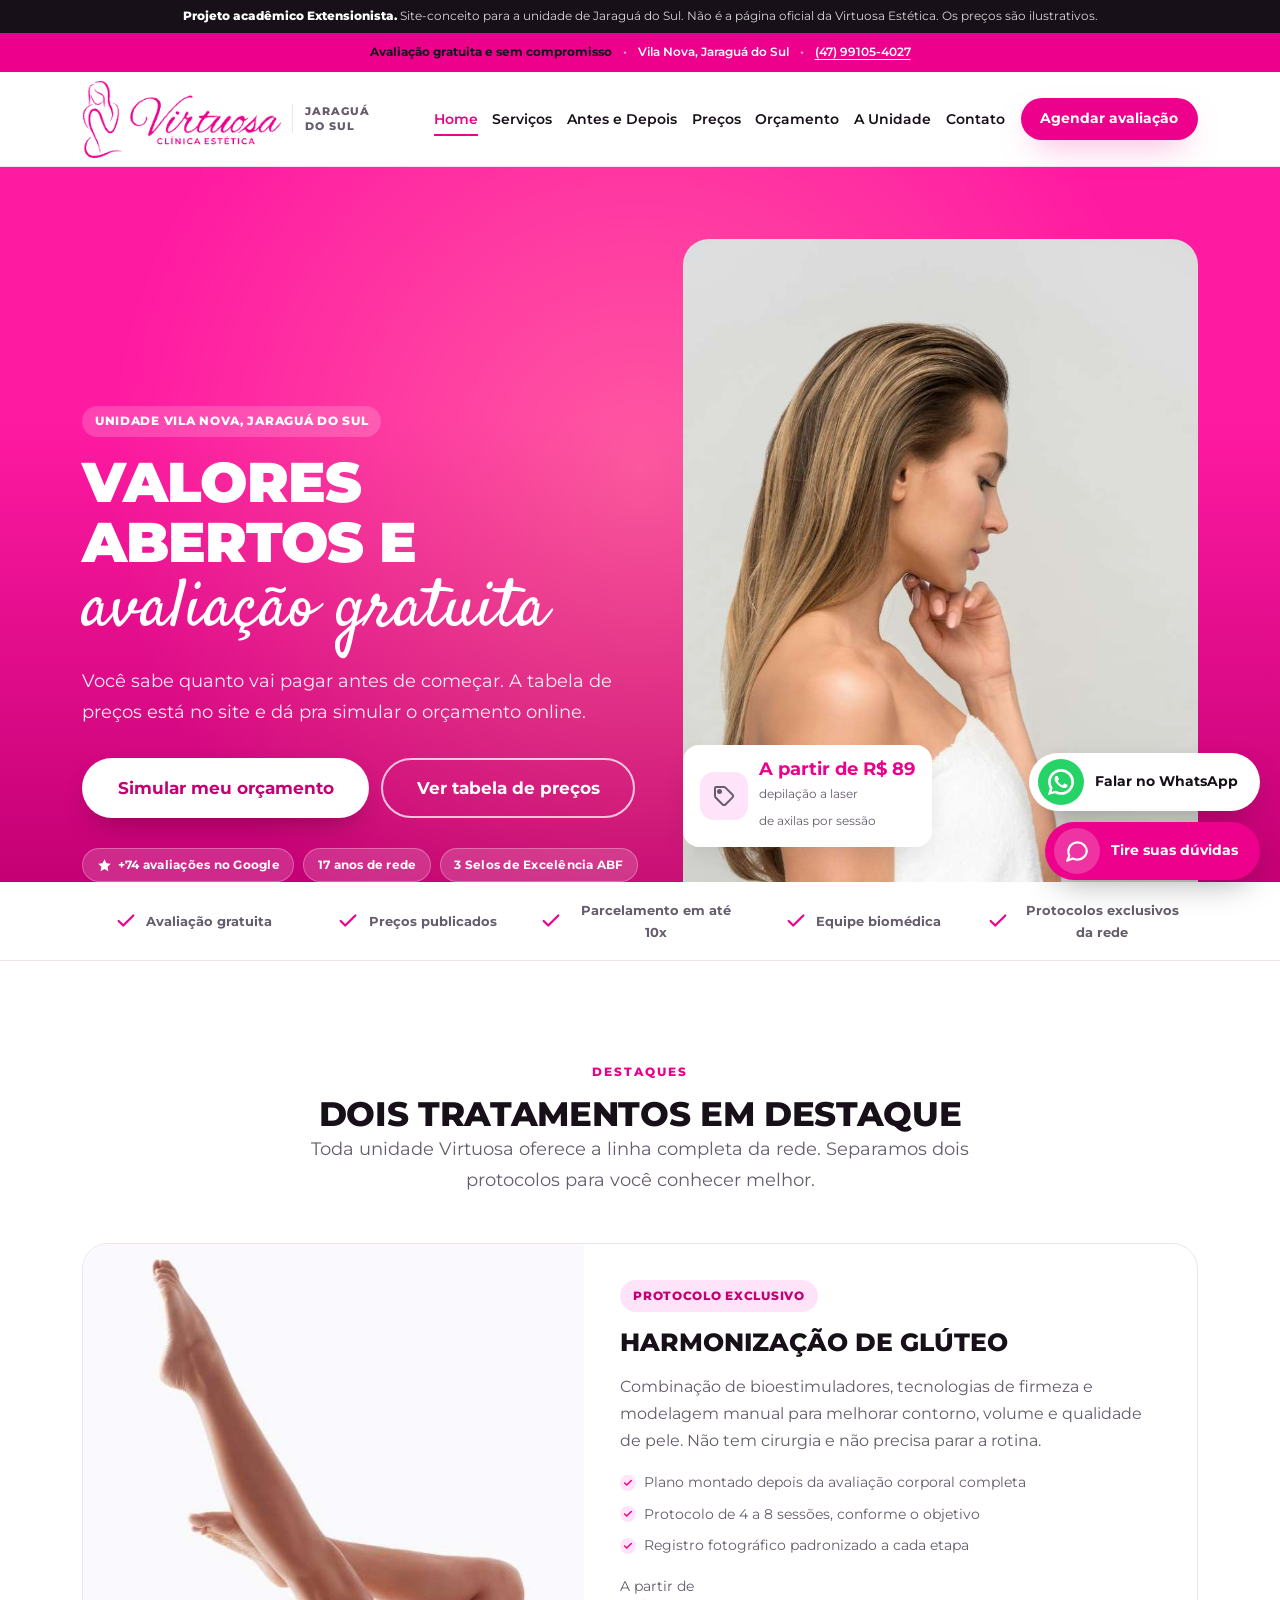
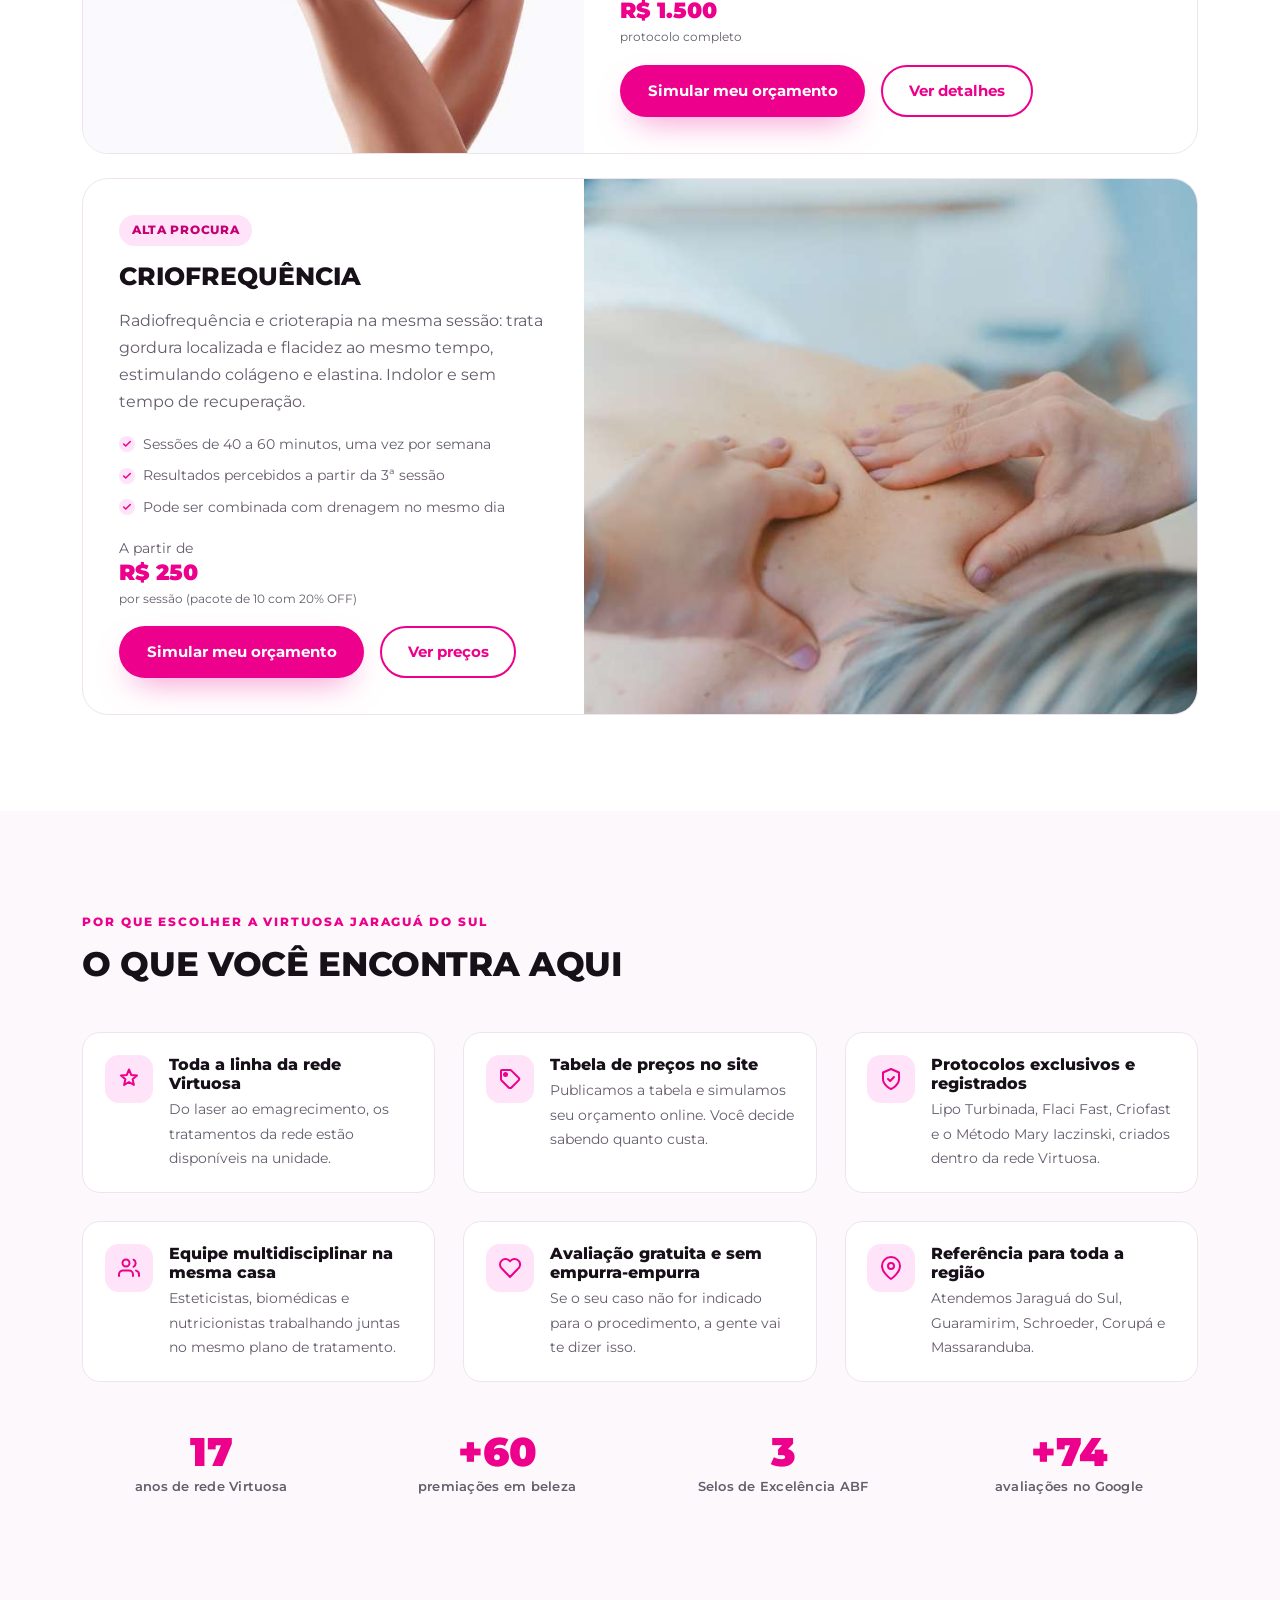
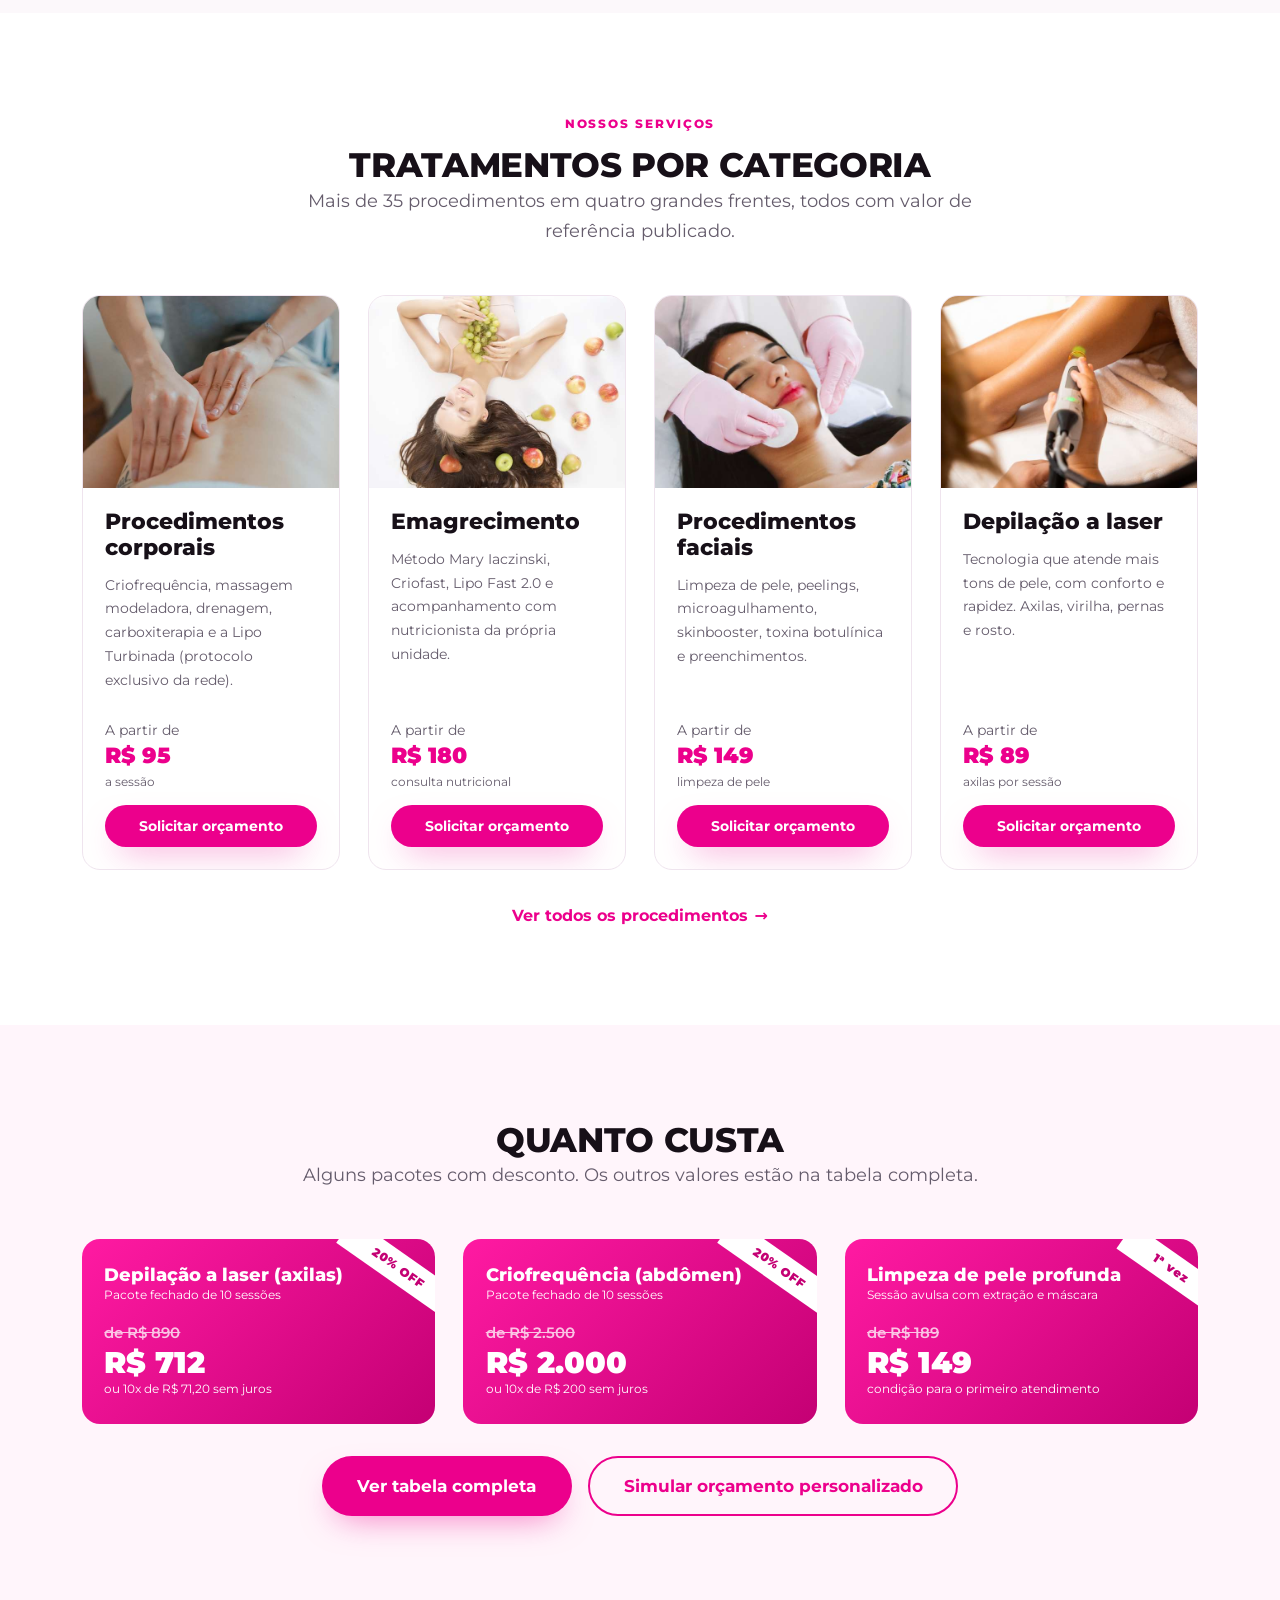
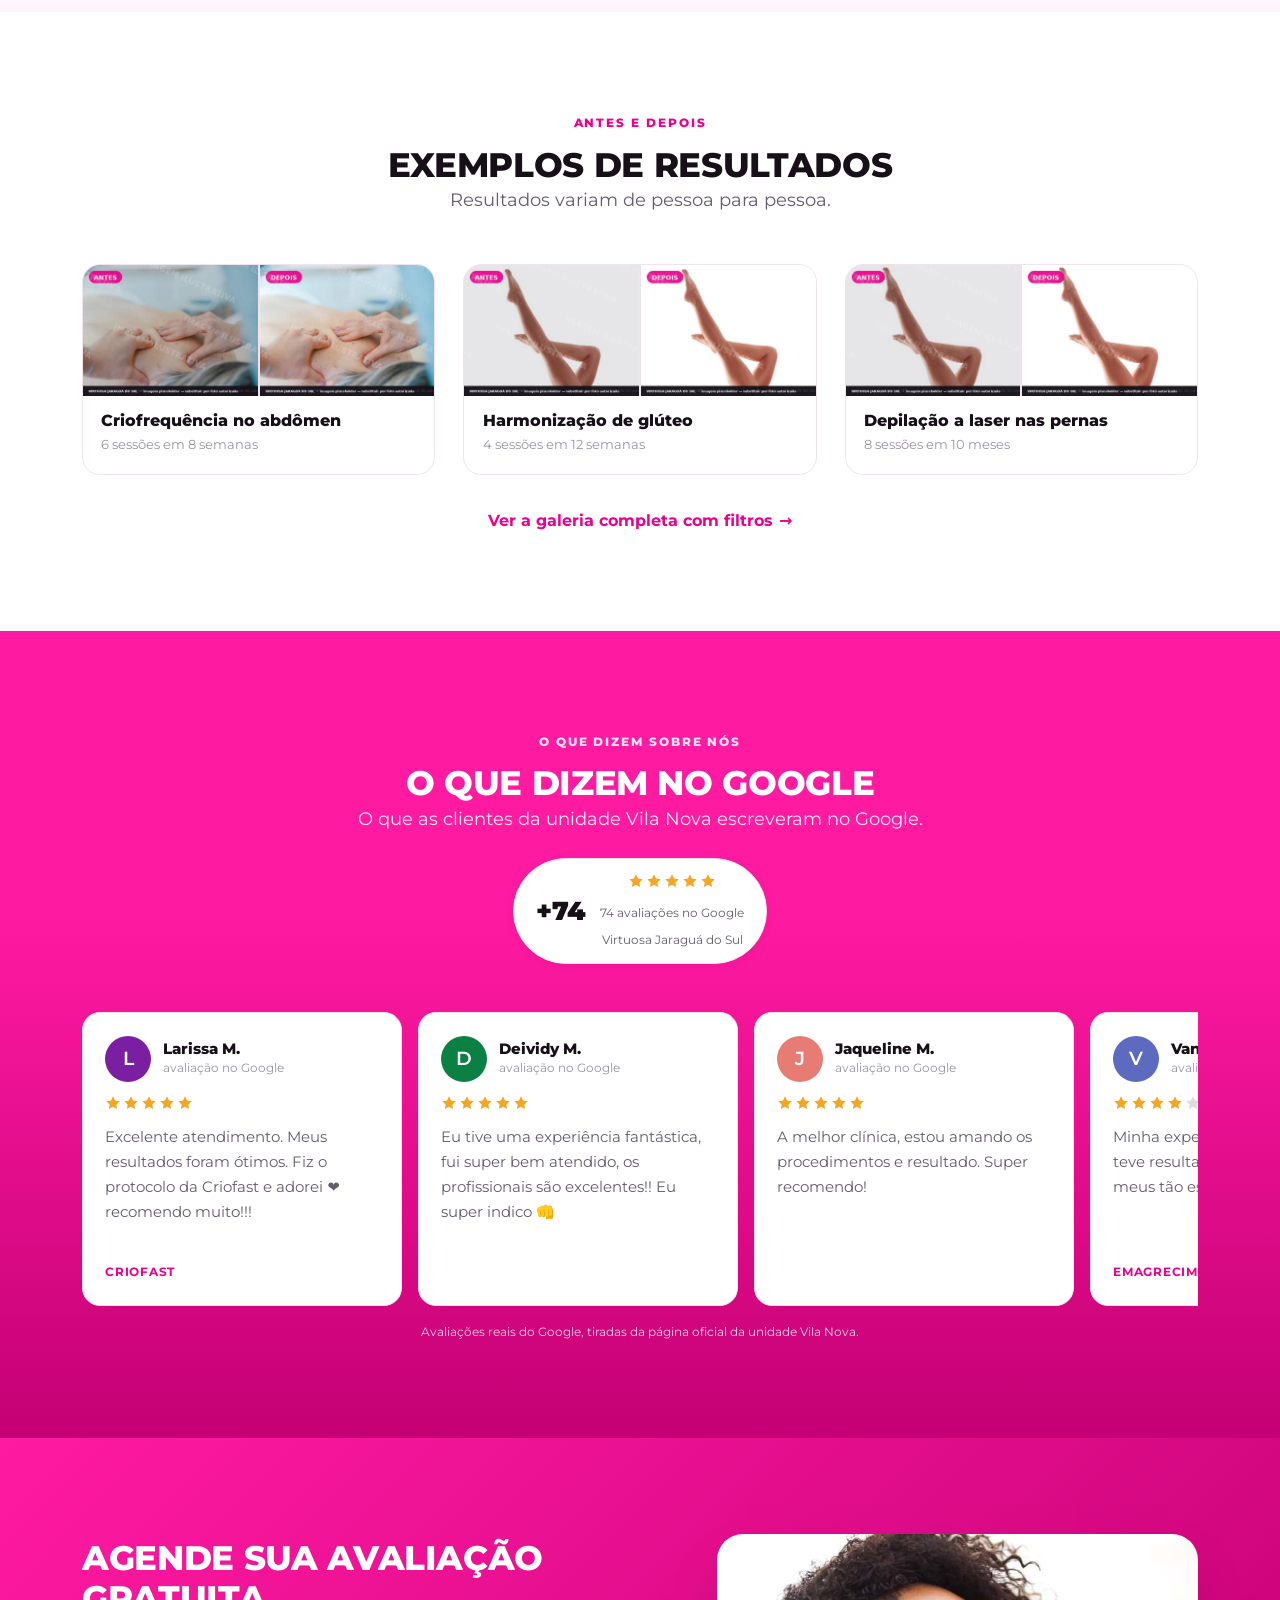
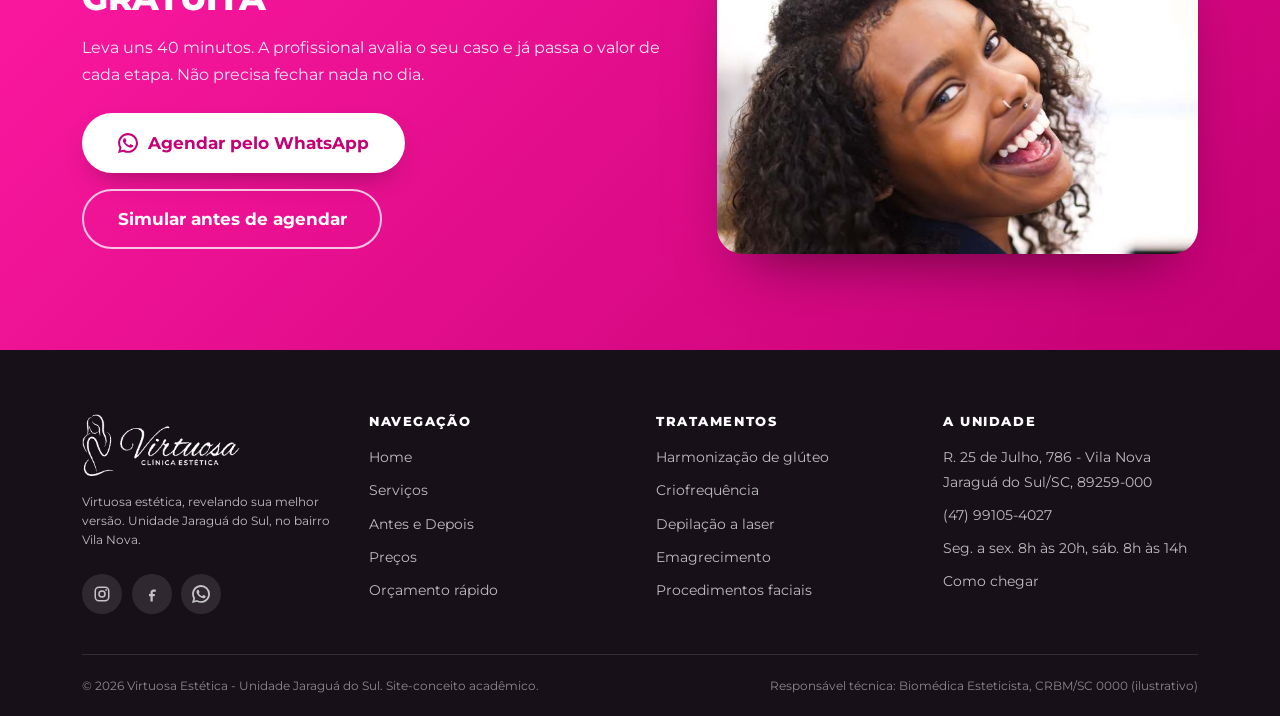
<file: index.html>
<!DOCTYPE html>
<html lang="pt-BR">
<head>
  <meta charset="UTF-8">
  <meta name="viewport" content="width=device-width, initial-scale=1">
  <title>Virtuosa Estética Jaraguá do Sul | Clínica de estética com preços publicados</title>
  <meta name="description" content="Clínica de estética em Jaraguá do Sul (Vila Nova). Harmonização de glúteo, criofrequência, depilação a laser e emagrecimento com preços publicados e avaliação gratuita. Mais de 74 avaliações no Google.">
  <link rel="canonical" href="https://virtuosa-jaragua.com.br/index.html">
  <meta name="theme-color" content="#EC008C">
  <meta name="robots" content="index, follow">

  <!-- Compartilhamento em redes sociais -->
  <meta property="og:type" content="website">
  <meta property="og:locale" content="pt_BR">
  <meta property="og:site_name" content="Virtuosa Estética Jaraguá do Sul">
  <meta property="og:title" content="Virtuosa Estética Jaraguá do Sul | Clínica de estética com preços publicados">
  <meta property="og:description" content="Clínica de estética em Jaraguá do Sul (Vila Nova). Harmonização de glúteo, criofrequência, depilação a laser e emagrecimento com preços publicados e avaliação gratuita. Mais de 74 avaliações no Google.">
  <meta property="og:url" content="https://virtuosa-jaragua.com.br/index.html">
  <meta property="og:image" content="https://virtuosa-jaragua.com.br/assets/img/unidade.jpg">

  <link rel="icon" href="assets/img/favicon.png" type="image/png">
  <link rel="stylesheet" href="assets/css/base.css">
  <link rel="stylesheet" href="assets/css/components.css">
  <link rel="stylesheet" href="assets/css/pages.css">
  <script type="application/ld+json">
  {
    "@context": "https://schema.org",
    "@type": "BeautySalon",
    "name": "Virtuosa Estética Jaraguá do Sul",
    "url": "https://virtuosa-jaragua.com.br/",
    "telephone": "+5547991054027",
    "address": {
      "@type": "PostalAddress",
      "streetAddress": "R. 25 de Julho, 786",
      "addressLocality": "Jaraguá do Sul",
      "addressRegion": "SC",
      "postalCode": "89259-000",
      "addressCountry": "BR"
    },
    "openingHours": ["Mo-Fr 08:00-20:00", "Sa 08:00-14:00"]
  }
  </script>
</head>
<body>
<div class="demo-flag">
  <b>Projeto acadêmico Extensionista.</b> Site-conceito para a unidade de Jaraguá do Sul.
  Não é a página oficial da Virtuosa Estética. Os preços são ilustrativos.
</div>

<div class="topbar">
  <strong>Avaliação gratuita e sem compromisso</strong>
  <span class="sep">•</span> Vila Nova, Jaraguá do Sul
  <span class="sep">•</span> <a data-tel href="tel:+5547991054027">(47) 99105-4027</a>
</div>

<header class="header">
  <div class="container header__inner">
    <a class="brand" href="index.html">
      <img class="brand__logo" src="assets/img/logo.png" width="241" height="94" alt="Virtuosa Clínica Estética">
      <span class="brand__unit">Jaraguá<br>do Sul</span>
    </a>

    <nav class="nav">
      <ul>
            <li><a href="index.html" aria-current="page">Home</a></li>
            <li><a href="servicos.html">Serviços</a></li>
            <li><a href="antes-depois.html">Antes e Depois</a></li>
            <li><a href="precos.html">Preços</a></li>
            <li><a href="orcamento.html">Orçamento</a></li>
            <li><a href="sobre.html">A Unidade</a></li>
            <li><a href="contato.html">Contato</a></li>
      </ul>
    </nav>

    <a class="btn btn--sm header__cta" data-wa="avaliacao" href="#">Agendar avaliação</a>

    <button class="nav-toggle" type="button" aria-expanded="false" aria-controls="menu-mobile" aria-label="Abrir menu">
      <span></span><span></span><span></span>
    </button>
  </div>
</header>

<!-- Menu mobile -->
<div class="drawer" id="menu-mobile">
  <div class="drawer__panel">
    <div class="drawer__head">
      <img class="brand__logo" src="assets/img/logo.png" width="241" height="94" alt="Virtuosa Clínica Estética">
      <button class="drawer__close" type="button" aria-label="Fechar menu">&times;</button>
    </div>
    <nav>
      <ul>
          <li><a href="index.html" aria-current="page">Home</a></li>
          <li><a href="servicos.html">Serviços</a></li>
          <li><a href="antes-depois.html">Antes e Depois</a></li>
          <li><a href="precos.html">Preços</a></li>
          <li><a href="orcamento.html">Orçamento</a></li>
          <li><a href="sobre.html">A Unidade</a></li>
          <li><a href="contato.html">Contato</a></li>
      </ul>
    </nav>
    <a class="btn btn--wa btn--block" data-wa="avaliacao" href="#"><svg viewBox="0 0 24 24" fill="currentColor"><path d="M17.47 14.38c-.3-.15-1.76-.87-2.03-.97-.27-.1-.47-.15-.67.15s-.77.97-.94 1.17-.35.22-.65.07a8.1 8.1 0 0 1-2.39-1.47 9 9 0 0 1-1.65-2.06c-.17-.3 0-.46.13-.61.14-.14.3-.35.45-.52.15-.17.2-.3.3-.5.1-.2.05-.37-.02-.52-.08-.15-.67-1.61-.92-2.2-.24-.58-.49-.5-.67-.51h-.57c-.2 0-.52.07-.79.37s-1.04 1.02-1.04 2.48 1.07 2.88 1.22 3.08c.15.2 2.1 3.2 5.08 4.49.71.3 1.26.49 1.69.63.71.22 1.36.19 1.87.12.57-.09 1.76-.72 2-1.41.25-.7.25-1.29.18-1.42-.07-.13-.27-.2-.57-.35zM12.05 21.5h-.01a9.5 9.5 0 0 1-4.83-1.32l-.35-.2-3.59.94.96-3.5-.23-.36a9.42 9.42 0 0 1-1.45-5.04c0-5.2 4.25-9.44 9.5-9.44a9.4 9.4 0 0 1 6.7 2.78 9.35 9.35 0 0 1 2.78 6.67c0 5.2-4.26 9.44-9.48 9.44zM20.5 3.5A11.8 11.8 0 0 0 12.05 0C5.46 0 .1 5.35.1 11.92c0 2.1.55 4.15 1.6 5.96L0 24l6.3-1.65a11.9 11.9 0 0 0 5.74 1.46h.01c6.58 0 11.94-5.35 11.95-11.92a11.85 11.85 0 0 0-3.5-8.39z"/></svg> Agendar no WhatsApp</a>
  </div>
</div>

<main id="conteudo">

<section class="hero">
  <span class="hero__glow"></span>
  <div class="container hero__inner">
    <div>
      <span class="badge badge--light">Unidade Vila Nova, Jaraguá do Sul</span>
      <h1 class="display mt-2">
        Valores abertos e
        <span class="script">avaliação gratuita</span>
      </h1>
      <p class="hero__sub">
        Você sabe quanto vai pagar antes de começar. A tabela de preços está no site e dá
        pra simular o orçamento online.
      </p>

      <div class="hero__actions">
        <a class="btn btn--white btn--lg" href="orcamento.html">Simular meu orçamento</a>
        <a class="btn btn--ghost-white btn--lg" href="precos.html">Ver tabela de preços</a>
      </div>

      <ul class="hero__trust">
        <li><svg viewBox="0 0 24 24"><path d="M12 2l3.09 6.26L22 9.27l-5 4.87 1.18 6.88L12 17.77l-6.18 3.25L7 14.14 2 9.27l6.91-1.01L12 2z"/></svg> +74 avaliações no Google</li>
        <li>17 anos de rede</li>
        <li>3 Selos de Excelência ABF</li>
      </ul>
    </div>

    <div class="hero__media">
      <img src="assets/img/hero.jpg" width="760" height="950"
           alt="Cliente depois do atendimento">
      <div class="hero__chip">
        <span class="feature__icon"><svg viewBox="0 0 24 24" fill="none" stroke="currentColor" stroke-width="2" stroke-linecap="round" stroke-linejoin="round"><path d="M20.6 13.4l-7.1 7.1a2 2 0 0 1-2.9 0l-7-7A2 2 0 0 1 3 12V4a1 1 0 0 1 1-1h8a2 2 0 0 1 1.4.6l7.2 7.1a2 2 0 0 1 0 2.7z"/><circle cx="7.5" cy="7.5" r="1.5" fill="currentColor"/></svg></span>
        <div>
          <b>A partir de R$ 89</b>
          <span>depilação a laser<br>de axilas por sessão</span>
        </div>
      </div>
    </div>
  </div>
</section>

<div class="trustbar">
  <div class="container">
    <ul>
      <li><svg viewBox="0 0 24 24" fill="none" stroke="currentColor" stroke-width="2.4" stroke-linecap="round" stroke-linejoin="round"><polyline points="20 6 9 17 4 12"/></svg> Avaliação gratuita</li>
      <li><svg viewBox="0 0 24 24" fill="none" stroke="currentColor" stroke-width="2.4" stroke-linecap="round" stroke-linejoin="round"><polyline points="20 6 9 17 4 12"/></svg> Preços publicados</li>
      <li><svg viewBox="0 0 24 24" fill="none" stroke="currentColor" stroke-width="2.4" stroke-linecap="round" stroke-linejoin="round"><polyline points="20 6 9 17 4 12"/></svg> Parcelamento em até 10x</li>
      <li><svg viewBox="0 0 24 24" fill="none" stroke="currentColor" stroke-width="2.4" stroke-linecap="round" stroke-linejoin="round"><polyline points="20 6 9 17 4 12"/></svg> Equipe biomédica</li>
      <li><svg viewBox="0 0 24 24" fill="none" stroke="currentColor" stroke-width="2.4" stroke-linecap="round" stroke-linejoin="round"><polyline points="20 6 9 17 4 12"/></svg> Protocolos exclusivos da rede</li>
    </ul>
  </div>
</div>

<section class="section">
  <div class="container">
    <div class="section-head section-head--center">
      <span class="eyebrow">Destaques</span>
      <h2 id="especialidades">Dois tratamentos em destaque</h2>
      <p class="lead">
        Toda unidade Virtuosa oferece a linha completa da rede. Separamos dois protocolos para
        você conhecer melhor.
      </p>
    </div>

    <div class="grid" style="gap:1.5rem">
      <article class="spec reveal">
        <div class="spec__media">
          <img src="assets/img/esp-gluteo.jpg" loading="lazy" width="760" height="570"
               alt="Harmonização de glúteo">
        </div>
        <div class="spec__body">
          <span class="badge">Protocolo exclusivo</span>
          <h3>Harmonização de glúteo</h3>
          <p class="muted">
            Combinação de bioestimuladores, tecnologias de firmeza e modelagem manual para melhorar
            contorno, volume e qualidade de pele. Não tem cirurgia e não precisa parar a rotina.
          </p>
          <ul class="card-list">
            <li>Plano montado depois da avaliação corporal completa</li>
            <li>Protocolo de 4 a 8 sessões, conforme o objetivo</li>
            <li>Registro fotográfico padronizado a cada etapa</li>
          </ul>
          <p class="card__price">A partir de <b>R$ 1.500</b> <span class="tiny">protocolo completo</span></p>
          <div class="flex gap wrap">
            <a class="btn" href="orcamento.html?cat=exclusivos">Simular meu orçamento</a>
            <a class="btn btn--outline" href="servicos.html?cat=exclusivos">Ver detalhes</a>
          </div>
        </div>
      </article>

      <article class="spec spec--reverse reveal">
        <div class="spec__media">
          <img src="assets/img/esp-crio.jpg" loading="lazy" width="760" height="570"
               alt="Sessão de criofrequência">
        </div>
        <div class="spec__body">
          <span class="badge">Alta procura</span>
          <h3>Criofrequência</h3>
          <p class="muted">
            Radiofrequência e crioterapia na mesma sessão: trata gordura localizada e flacidez ao
            mesmo tempo, estimulando colágeno e elastina. Indolor e sem tempo de recuperação.
          </p>
          <ul class="card-list">
            <li>Sessões de 40 a 60 minutos, uma vez por semana</li>
            <li>Resultados percebidos a partir da 3ª sessão</li>
            <li>Pode ser combinada com drenagem no mesmo dia</li>
          </ul>
          <p class="card__price">A partir de <b>R$ 250</b> <span class="tiny">por sessão (pacote de 10 com 20% OFF)</span></p>
          <div class="flex gap wrap">
            <a class="btn" href="orcamento.html?cat=corporais">Simular meu orçamento</a>
            <a class="btn btn--outline" href="precos.html#corporais">Ver preços</a>
          </div>
        </div>
      </article>
    </div>
  </div>
</section>

<section class="section section--alt">
  <div class="container">
    <div class="section-head">
      <span class="eyebrow">Por que escolher a Virtuosa Jaraguá do Sul</span>
      <h2 id="porque">O que você encontra aqui</h2>
    </div>
    <div class="grid grid-3">
        <article class="feature reveal">
          <span class="feature__icon"><svg viewBox="0 0 24 24" fill="none" stroke="currentColor" stroke-width="2" stroke-linecap="round" stroke-linejoin="round"><path d="M12 2.5l2.2 5.4 5.8.5-4.4 3.8 1.3 5.7L12 15l-4.9 2.9 1.3-5.7L4 8.4l5.8-.5z"/></svg></span>
          <div>
            <h3>Toda a linha da rede Virtuosa</h3>
            <p>Do laser ao emagrecimento, os tratamentos da rede estão disponíveis na unidade.</p>
          </div>
        </article>
        <article class="feature reveal">
          <span class="feature__icon"><svg viewBox="0 0 24 24" fill="none" stroke="currentColor" stroke-width="2" stroke-linecap="round" stroke-linejoin="round"><path d="M20.6 13.4l-7.1 7.1a2 2 0 0 1-2.9 0l-7-7A2 2 0 0 1 3 12V4a1 1 0 0 1 1-1h8a2 2 0 0 1 1.4.6l7.2 7.1a2 2 0 0 1 0 2.7z"/><circle cx="7.5" cy="7.5" r="1.5" fill="currentColor"/></svg></span>
          <div>
            <h3>Tabela de preços no site</h3>
            <p>Publicamos a tabela e simulamos seu orçamento online. Você decide sabendo quanto custa.</p>
          </div>
        </article>
        <article class="feature reveal">
          <span class="feature__icon"><svg viewBox="0 0 24 24" fill="none" stroke="currentColor" stroke-width="2" stroke-linecap="round" stroke-linejoin="round"><path d="M12 22s8-3.5 8-10V5.5L12 2 4 5.5V12c0 6.5 8 10 8 10z"/><polyline points="9 12 11.2 14 15 10"/></svg></span>
          <div>
            <h3>Protocolos exclusivos e registrados</h3>
            <p>Lipo Turbinada, Flaci Fast, Criofast e o Método Mary Iaczinski, criados dentro da rede Virtuosa.</p>
          </div>
        </article>
        <article class="feature reveal">
          <span class="feature__icon"><svg viewBox="0 0 24 24" fill="none" stroke="currentColor" stroke-width="2" stroke-linecap="round" stroke-linejoin="round"><path d="M16 20v-1.5a4 4 0 0 0-4-4H6a4 4 0 0 0-4 4V20"/><circle cx="9" cy="7" r="3.5"/><path d="M22 20v-1.5a4 4 0 0 0-3-3.9"/><path d="M16.5 3.7a4 4 0 0 1 0 7.1"/></svg></span>
          <div>
            <h3>Equipe multidisciplinar na mesma casa</h3>
            <p>Esteticistas, biomédicas e nutricionistas trabalhando juntas no mesmo plano de tratamento.</p>
          </div>
        </article>
        <article class="feature reveal">
          <span class="feature__icon"><svg viewBox="0 0 24 24" fill="none" stroke="currentColor" stroke-width="2" stroke-linecap="round" stroke-linejoin="round"><path d="M20.4 4.6a5.4 5.4 0 0 0-7.7 0L12 5.3l-.7-.7a5.4 5.4 0 1 0-7.7 7.7l.7.7L12 21l7.7-8a5.4 5.4 0 0 0 .7-8.4z"/></svg></span>
          <div>
            <h3>Avaliação gratuita e sem empurra-empurra</h3>
            <p>Se o seu caso não for indicado para o procedimento, a gente vai te dizer isso.</p>
          </div>
        </article>
        <article class="feature reveal">
          <span class="feature__icon"><svg viewBox="0 0 24 24" fill="none" stroke="currentColor" stroke-width="2" stroke-linecap="round" stroke-linejoin="round"><path d="M21 10c0 7-9 13-9 13s-9-6-9-13a9 9 0 0 1 18 0z"/><circle cx="12" cy="10" r="3"/></svg></span>
          <div>
            <h3>Referência para toda a região</h3>
            <p>Atendemos Jaraguá do Sul, Guaramirim, Schroeder, Corupá e Massaranduba.</p>
          </div>
        </article>
    </div>

    <div class="grid grid-4 mt-4">
      <div class="stat"><span class="stat__num">17</span><span class="stat__label">anos de rede Virtuosa</span></div>
      <div class="stat"><span class="stat__num">+60</span><span class="stat__label">premiações em beleza</span></div>
      <div class="stat"><span class="stat__num">3</span><span class="stat__label">Selos de Excelência ABF</span></div>
      <div class="stat"><span class="stat__num">+74</span><span class="stat__label">avaliações no Google</span></div>
    </div>
  </div>
</section>

<section class="section">
  <div class="container">
    <div class="section-head section-head--center">
      <span class="eyebrow">Nossos serviços</span>
      <h2 id="servicos">Tratamentos por categoria</h2>
      <p class="lead">Mais de 35 procedimentos em quatro grandes frentes, todos com valor de referência publicado.</p>
    </div>
    <div class="grid grid-4">
        <article class="card reveal">
          <div class="card__media">
            <img src="assets/img/serv-corporais.jpg" alt="Procedimento corporal" loading="lazy" width="620" height="465">
          </div>
          <div class="card__body">
            <h3>Procedimentos corporais</h3>
            <p class="small muted">Criofrequência, massagem modeladora, drenagem, carboxiterapia e a Lipo Turbinada (protocolo exclusivo da rede).</p>
            <div class="card__foot">
              <p class="card__price">A partir de <b>R$ 95</b> <span class="tiny">a sessão</span></p>
              <a class="btn btn--sm" href="orcamento.html?cat=corporais">Solicitar orçamento</a>
            </div>
          </div>
        </article>
        <article class="card reveal">
          <div class="card__media">
            <img src="assets/img/serv-emagrecimento.jpg" alt="Emagrecimento" loading="lazy" width="620" height="465">
          </div>
          <div class="card__body">
            <h3>Emagrecimento</h3>
            <p class="small muted">Método Mary Iaczinski, Criofast, Lipo Fast 2.0 e acompanhamento com nutricionista da própria unidade.</p>
            <div class="card__foot">
              <p class="card__price">A partir de <b>R$ 180</b> <span class="tiny">consulta nutricional</span></p>
              <a class="btn btn--sm" href="orcamento.html?cat=emagrecimento">Solicitar orçamento</a>
            </div>
          </div>
        </article>
        <article class="card reveal">
          <div class="card__media">
            <img src="assets/img/serv-faciais.jpg" alt="Procedimento facial" loading="lazy" width="620" height="465">
          </div>
          <div class="card__body">
            <h3>Procedimentos faciais</h3>
            <p class="small muted">Limpeza de pele, peelings, microagulhamento, skinbooster, toxina botulínica e preenchimentos.</p>
            <div class="card__foot">
              <p class="card__price">A partir de <b>R$ 149</b> <span class="tiny">limpeza de pele</span></p>
              <a class="btn btn--sm" href="orcamento.html?cat=faciais">Solicitar orçamento</a>
            </div>
          </div>
        </article>
        <article class="card reveal">
          <div class="card__media">
            <img src="assets/img/serv-laser.jpg" alt="Depilação a laser" loading="lazy" width="620" height="465">
          </div>
          <div class="card__body">
            <h3>Depilação a laser</h3>
            <p class="small muted">Tecnologia que atende mais tons de pele, com conforto e rapidez. Axilas, virilha, pernas e rosto.</p>
            <div class="card__foot">
              <p class="card__price">A partir de <b>R$ 89</b> <span class="tiny">axilas por sessão</span></p>
              <a class="btn btn--sm" href="orcamento.html?cat=laser">Solicitar orçamento</a>
            </div>
          </div>
        </article>
    </div>
    <p class="center mt-4"><a class="link-arrow" href="servicos.html">Ver todos os procedimentos</a></p>
  </div>
</section>

<section class="section section--pink">
  <div class="container">
    <div class="section-head section-head--center">
      <h2 id="precos">Quanto custa</h2>
      <p class="lead">
        Alguns pacotes com desconto. Os outros valores estão na tabela completa.
      </p>
    </div>

    <div class="grid grid-3">
      <article class="pack reveal">
        <span class="pack__off">20% OFF</span>
        <h3>Depilação a laser (axilas)</h3>
        <p class="tiny">Pacote fechado de 10 sessões</p>
        <p class="pack__was mt-2">de R$ 890</p>
        <p class="pack__price">R$ 712</p>
        <p class="tiny">ou 10x de R$ 71,20 sem juros</p>
      </article>
      <article class="pack reveal">
        <span class="pack__off">20% OFF</span>
        <h3>Criofrequência (abdômen)</h3>
        <p class="tiny">Pacote fechado de 10 sessões</p>
        <p class="pack__was mt-2">de R$ 2.500</p>
        <p class="pack__price">R$ 2.000</p>
        <p class="tiny">ou 10x de R$ 200 sem juros</p>
      </article>
      <article class="pack reveal">
        <span class="pack__off">1ª vez</span>
        <h3>Limpeza de pele profunda</h3>
        <p class="tiny">Sessão avulsa com extração e máscara</p>
        <p class="pack__was mt-2">de R$ 189</p>
        <p class="pack__price">R$ 149</p>
        <p class="tiny">condição para o primeiro atendimento</p>
      </article>
    </div>

    <div class="flex gap wrap mt-4" style="justify-content:center">
      <a class="btn btn--lg" href="precos.html">Ver tabela completa</a>
      <a class="btn btn--outline btn--lg" href="orcamento.html">Simular orçamento personalizado</a>
    </div>
  </div>
</section>

<section class="section">
  <div class="container">
    <div class="section-head section-head--center">
      <span class="eyebrow">Antes e depois</span>
      <h2 id="resultados">Exemplos de resultados</h2>
      <p class="lead">Resultados variam de pessoa para pessoa.</p>
    </div>

    <div class="grid grid-3">
      <figure class="ba">
        <div class="ba__pair">
          <img src="assets/img/antes-depois/crio-abdomen-antes.jpg" loading="lazy" width="720" height="540" alt="Antes da criofrequência no abdômen">
          <img src="assets/img/antes-depois/crio-abdomen-depois.jpg" loading="lazy" width="720" height="540" alt="Depois da criofrequência no abdômen">
        </div>
        <figcaption class="ba__body"><h3>Criofrequência no abdômen</h3><p class="ba__meta">6 sessões em 8 semanas</p></figcaption>
      </figure>
      <figure class="ba">
        <div class="ba__pair">
          <img src="assets/img/antes-depois/gluteo-antes.jpg" loading="lazy" width="720" height="540" alt="Antes da harmonização de glúteo">
          <img src="assets/img/antes-depois/gluteo-depois.jpg" loading="lazy" width="720" height="540" alt="Depois da harmonização de glúteo">
        </div>
        <figcaption class="ba__body"><h3>Harmonização de glúteo</h3><p class="ba__meta">4 sessões em 12 semanas</p></figcaption>
      </figure>
      <figure class="ba">
        <div class="ba__pair">
          <img src="assets/img/antes-depois/laser-pernas-antes.jpg" loading="lazy" width="720" height="540" alt="Antes da depilação a laser nas pernas">
          <img src="assets/img/antes-depois/laser-pernas-depois.jpg" loading="lazy" width="720" height="540" alt="Depois da depilação a laser nas pernas">
        </div>
        <figcaption class="ba__body"><h3>Depilação a laser nas pernas</h3><p class="ba__meta">8 sessões em 10 meses</p></figcaption>
      </figure>
    </div>

    <p class="center mt-4"><a class="link-arrow" href="antes-depois.html">Ver a galeria completa com filtros</a></p>
  </div>
</section>

<section class="section section--grad">
  <div class="container">
    <div class="section-head section-head--center">
      <span class="eyebrow">O que dizem sobre nós</span>
      <h2 id="avaliacoes">O que dizem no Google</h2>
      <p class="lead">O que as clientes da unidade Vila Nova escreveram no Google.</p>
      <div class="mt-3">
        <span class="google-seal">
          <span class="google-seal__score">+74</span>
          <span><span class="stars"><svg viewBox="0 0 24 24"><path d="M12 2l3.09 6.26L22 9.27l-5 4.87 1.18 6.88L12 17.77l-6.18 3.25L7 14.14 2 9.27l6.91-1.01L12 2z"/></svg><svg viewBox="0 0 24 24"><path d="M12 2l3.09 6.26L22 9.27l-5 4.87 1.18 6.88L12 17.77l-6.18 3.25L7 14.14 2 9.27l6.91-1.01L12 2z"/></svg><svg viewBox="0 0 24 24"><path d="M12 2l3.09 6.26L22 9.27l-5 4.87 1.18 6.88L12 17.77l-6.18 3.25L7 14.14 2 9.27l6.91-1.01L12 2z"/></svg><svg viewBox="0 0 24 24"><path d="M12 2l3.09 6.26L22 9.27l-5 4.87 1.18 6.88L12 17.77l-6.18 3.25L7 14.14 2 9.27l6.91-1.01L12 2z"/></svg><svg viewBox="0 0 24 24"><path d="M12 2l3.09 6.26L22 9.27l-5 4.87 1.18 6.88L12 17.77l-6.18 3.25L7 14.14 2 9.27l6.91-1.01L12 2z"/></svg></span><br><span class="google-seal__meta">74 avaliações no Google<br>Virtuosa Jaraguá do Sul</span></span>
        </span>
      </div>
    </div>

    <div class="rail">
        <article class="review">
          <div class="review__head">
            <span class="review__avatar review__letra" style="background:#7b1fa2">L</span>
            <div>
              <p class="review__name">Larissa M.</p>
              <p class="review__meta">avaliação no Google</p>
            </div>
          </div>
          <span class="stars"><svg viewBox="0 0 24 24"><path d="M12 2l3.09 6.26L22 9.27l-5 4.87 1.18 6.88L12 17.77l-6.18 3.25L7 14.14 2 9.27l6.91-1.01L12 2z"/></svg><svg viewBox="0 0 24 24"><path d="M12 2l3.09 6.26L22 9.27l-5 4.87 1.18 6.88L12 17.77l-6.18 3.25L7 14.14 2 9.27l6.91-1.01L12 2z"/></svg><svg viewBox="0 0 24 24"><path d="M12 2l3.09 6.26L22 9.27l-5 4.87 1.18 6.88L12 17.77l-6.18 3.25L7 14.14 2 9.27l6.91-1.01L12 2z"/></svg><svg viewBox="0 0 24 24"><path d="M12 2l3.09 6.26L22 9.27l-5 4.87 1.18 6.88L12 17.77l-6.18 3.25L7 14.14 2 9.27l6.91-1.01L12 2z"/></svg><svg viewBox="0 0 24 24"><path d="M12 2l3.09 6.26L22 9.27l-5 4.87 1.18 6.88L12 17.77l-6.18 3.25L7 14.14 2 9.27l6.91-1.01L12 2z"/></svg></span>
          <p class="review__text">Excelente atendimento. Meus resultados foram ótimos. Fiz o protocolo da Criofast e adorei ❤️ recomendo muito!!!</p>
          <p class="review__tag">Criofast</p>
        </article>
        <article class="review">
          <div class="review__head">
            <span class="review__avatar review__letra" style="background:#0b8043">D</span>
            <div>
              <p class="review__name">Deividy M.</p>
              <p class="review__meta">avaliação no Google</p>
            </div>
          </div>
          <span class="stars"><svg viewBox="0 0 24 24"><path d="M12 2l3.09 6.26L22 9.27l-5 4.87 1.18 6.88L12 17.77l-6.18 3.25L7 14.14 2 9.27l6.91-1.01L12 2z"/></svg><svg viewBox="0 0 24 24"><path d="M12 2l3.09 6.26L22 9.27l-5 4.87 1.18 6.88L12 17.77l-6.18 3.25L7 14.14 2 9.27l6.91-1.01L12 2z"/></svg><svg viewBox="0 0 24 24"><path d="M12 2l3.09 6.26L22 9.27l-5 4.87 1.18 6.88L12 17.77l-6.18 3.25L7 14.14 2 9.27l6.91-1.01L12 2z"/></svg><svg viewBox="0 0 24 24"><path d="M12 2l3.09 6.26L22 9.27l-5 4.87 1.18 6.88L12 17.77l-6.18 3.25L7 14.14 2 9.27l6.91-1.01L12 2z"/></svg><svg viewBox="0 0 24 24"><path d="M12 2l3.09 6.26L22 9.27l-5 4.87 1.18 6.88L12 17.77l-6.18 3.25L7 14.14 2 9.27l6.91-1.01L12 2z"/></svg></span>
          <p class="review__text">Eu tive uma experiência fantástica, fui super bem atendido, os profissionais são excelentes!! Eu super indico 👊</p>
        </article>
        <article class="review">
          <div class="review__head">
            <span class="review__avatar review__letra" style="background:#e67c73">J</span>
            <div>
              <p class="review__name">Jaqueline M.</p>
              <p class="review__meta">avaliação no Google</p>
            </div>
          </div>
          <span class="stars"><svg viewBox="0 0 24 24"><path d="M12 2l3.09 6.26L22 9.27l-5 4.87 1.18 6.88L12 17.77l-6.18 3.25L7 14.14 2 9.27l6.91-1.01L12 2z"/></svg><svg viewBox="0 0 24 24"><path d="M12 2l3.09 6.26L22 9.27l-5 4.87 1.18 6.88L12 17.77l-6.18 3.25L7 14.14 2 9.27l6.91-1.01L12 2z"/></svg><svg viewBox="0 0 24 24"><path d="M12 2l3.09 6.26L22 9.27l-5 4.87 1.18 6.88L12 17.77l-6.18 3.25L7 14.14 2 9.27l6.91-1.01L12 2z"/></svg><svg viewBox="0 0 24 24"><path d="M12 2l3.09 6.26L22 9.27l-5 4.87 1.18 6.88L12 17.77l-6.18 3.25L7 14.14 2 9.27l6.91-1.01L12 2z"/></svg><svg viewBox="0 0 24 24"><path d="M12 2l3.09 6.26L22 9.27l-5 4.87 1.18 6.88L12 17.77l-6.18 3.25L7 14.14 2 9.27l6.91-1.01L12 2z"/></svg></span>
          <p class="review__text">A melhor clínica, estou amando os procedimentos e resultado. Super recomendo!</p>
        </article>
        <article class="review">
          <div class="review__head">
            <span class="review__avatar review__letra" style="background:#5c6bc0">V</span>
            <div>
              <p class="review__name">Vanessa S.</p>
              <p class="review__meta">avaliação no Google</p>
            </div>
          </div>
          <span class="stars"><svg viewBox="0 0 24 24"><path d="M12 2l3.09 6.26L22 9.27l-5 4.87 1.18 6.88L12 17.77l-6.18 3.25L7 14.14 2 9.27l6.91-1.01L12 2z"/></svg><svg viewBox="0 0 24 24"><path d="M12 2l3.09 6.26L22 9.27l-5 4.87 1.18 6.88L12 17.77l-6.18 3.25L7 14.14 2 9.27l6.91-1.01L12 2z"/></svg><svg viewBox="0 0 24 24"><path d="M12 2l3.09 6.26L22 9.27l-5 4.87 1.18 6.88L12 17.77l-6.18 3.25L7 14.14 2 9.27l6.91-1.01L12 2z"/></svg><svg viewBox="0 0 24 24"><path d="M12 2l3.09 6.26L22 9.27l-5 4.87 1.18 6.88L12 17.77l-6.18 3.25L7 14.14 2 9.27l6.91-1.01L12 2z"/></svg><svg class="star-off" viewBox="0 0 24 24"><path d="M12 2l3.09 6.26L22 9.27l-5 4.87 1.18 6.88L12 17.77l-6.18 3.25L7 14.14 2 9.27l6.91-1.01L12 2z"/></svg></span>
          <p class="review__text">Minha experiência com a Virtuosa teve resultados. Consegui reduzir os meus tão esperados 5kg.</p>
          <p class="review__tag">Emagrecimento</p>
        </article>
        <article class="review">
          <div class="review__head">
            <span class="review__avatar review__letra" style="background:#8e24aa">L</span>
            <div>
              <p class="review__name">Larissa L.</p>
              <p class="review__meta">avaliação no Google</p>
            </div>
          </div>
          <span class="stars"><svg viewBox="0 0 24 24"><path d="M12 2l3.09 6.26L22 9.27l-5 4.87 1.18 6.88L12 17.77l-6.18 3.25L7 14.14 2 9.27l6.91-1.01L12 2z"/></svg><svg viewBox="0 0 24 24"><path d="M12 2l3.09 6.26L22 9.27l-5 4.87 1.18 6.88L12 17.77l-6.18 3.25L7 14.14 2 9.27l6.91-1.01L12 2z"/></svg><svg viewBox="0 0 24 24"><path d="M12 2l3.09 6.26L22 9.27l-5 4.87 1.18 6.88L12 17.77l-6.18 3.25L7 14.14 2 9.27l6.91-1.01L12 2z"/></svg><svg viewBox="0 0 24 24"><path d="M12 2l3.09 6.26L22 9.27l-5 4.87 1.18 6.88L12 17.77l-6.18 3.25L7 14.14 2 9.27l6.91-1.01L12 2z"/></svg><svg viewBox="0 0 24 24"><path d="M12 2l3.09 6.26L22 9.27l-5 4.87 1.18 6.88L12 17.77l-6.18 3.25L7 14.14 2 9.27l6.91-1.01L12 2z"/></svg></span>
          <p class="review__text">Iniciei meu tratamento de laser e fiquei super satisfeita. Meus pelos não nasceram mais, e faço manutenções a cada 1 ano. Super indico e atendimento excelente.</p>
          <p class="review__tag">Depilação a laser</p>
        </article>
    </div>
    <p class="tiny center" style="color:rgba(255,255,255,.8)">
      Avaliações reais do Google, tiradas da página oficial da unidade Vila Nova.
    </p>
  </div>
</section>

<section class="cta-band">
  <div class="container cta-band__inner">
    <div>
      <h2>Agende sua avaliação gratuita</h2>
      <p class="mt-2">
        Leva uns 40 minutos. A profissional avalia o seu caso e já passa o valor de cada etapa.
        Não precisa fechar nada no dia.
      </p>
      <div class="flex gap wrap mt-3">
        <a class="btn btn--white btn--lg" data-wa="avaliacao" href="#"><svg viewBox="0 0 24 24" fill="currentColor"><path d="M17.47 14.38c-.3-.15-1.76-.87-2.03-.97-.27-.1-.47-.15-.67.15s-.77.97-.94 1.17-.35.22-.65.07a8.1 8.1 0 0 1-2.39-1.47 9 9 0 0 1-1.65-2.06c-.17-.3 0-.46.13-.61.14-.14.3-.35.45-.52.15-.17.2-.3.3-.5.1-.2.05-.37-.02-.52-.08-.15-.67-1.61-.92-2.2-.24-.58-.49-.5-.67-.51h-.57c-.2 0-.52.07-.79.37s-1.04 1.02-1.04 2.48 1.07 2.88 1.22 3.08c.15.2 2.1 3.2 5.08 4.49.71.3 1.26.49 1.69.63.71.22 1.36.19 1.87.12.57-.09 1.76-.72 2-1.41.25-.7.25-1.29.18-1.42-.07-.13-.27-.2-.57-.35zM12.05 21.5h-.01a9.5 9.5 0 0 1-4.83-1.32l-.35-.2-3.59.94.96-3.5-.23-.36a9.42 9.42 0 0 1-1.45-5.04c0-5.2 4.25-9.44 9.5-9.44a9.4 9.4 0 0 1 6.7 2.78 9.35 9.35 0 0 1 2.78 6.67c0 5.2-4.26 9.44-9.48 9.44zM20.5 3.5A11.8 11.8 0 0 0 12.05 0C5.46 0 .1 5.35.1 11.92c0 2.1.55 4.15 1.6 5.96L0 24l6.3-1.65a11.9 11.9 0 0 0 5.74 1.46h.01c6.58 0 11.94-5.35 11.95-11.92a11.85 11.85 0 0 0-3.5-8.39z"/></svg> Agendar pelo WhatsApp</a>
        <a class="btn btn--ghost-white btn--lg" href="orcamento.html">Simular antes de agendar</a>
      </div>
    </div>
    <div class="cta-band__img">
      <img src="assets/img/cta-final.jpg" loading="lazy" width="760" height="507"
           alt="Cliente sorrindo depois do atendimento">
    </div>
  </div>
</section>

</main>

<footer class="footer">
  <div class="container">
    <div class="footer__grid">
      <div>
        <div class="footer__brand"><img src="assets/img/logo-branco.png" width="241" height="94" alt="Virtuosa Clínica Estética"></div>
        <p class="tiny mt-2" style="max-width:26rem">
          Virtuosa estética, revelando sua melhor versão. Unidade Jaraguá do Sul, no bairro Vila Nova.
        </p>
        <ul class="footer__social mt-3">
          <li><a href="https://www.instagram.com/virtuosajaraguavilanova/" target="_blank" rel="noopener" data-social="instagram" aria-label="Instagram da unidade"><svg viewBox="0 0 24 24" fill="none" stroke="currentColor" stroke-width="2"><rect x="3" y="3" width="18" height="18" rx="5"/><circle cx="12" cy="12" r="4"/><circle cx="17.5" cy="6.5" r="1.2" fill="currentColor" stroke="none"/></svg></a></li>
          <li><a href="https://www.facebook.com/clinicavirtuosajaraguavilanova/" target="_blank" rel="noopener" data-social="facebook" aria-label="Facebook da unidade"><svg viewBox="0 0 24 24" fill="currentColor"><path d="M14 9h3V6h-3c-2.2 0-4 1.8-4 4v2H8v3h2v7h3v-7h2.5l.5-3H13v-2c0-.6.4-1 1-1z"/></svg></a></li>
          <li><a data-wa="geral" href="#" aria-label="WhatsApp da unidade"><svg viewBox="0 0 24 24" fill="currentColor"><path d="M17.47 14.38c-.3-.15-1.76-.87-2.03-.97-.27-.1-.47-.15-.67.15s-.77.97-.94 1.17-.35.22-.65.07a8.1 8.1 0 0 1-2.39-1.47 9 9 0 0 1-1.65-2.06c-.17-.3 0-.46.13-.61.14-.14.3-.35.45-.52.15-.17.2-.3.3-.5.1-.2.05-.37-.02-.52-.08-.15-.67-1.61-.92-2.2-.24-.58-.49-.5-.67-.51h-.57c-.2 0-.52.07-.79.37s-1.04 1.02-1.04 2.48 1.07 2.88 1.22 3.08c.15.2 2.1 3.2 5.08 4.49.71.3 1.26.49 1.69.63.71.22 1.36.19 1.87.12.57-.09 1.76-.72 2-1.41.25-.7.25-1.29.18-1.42-.07-.13-.27-.2-.57-.35zM12.05 21.5h-.01a9.5 9.5 0 0 1-4.83-1.32l-.35-.2-3.59.94.96-3.5-.23-.36a9.42 9.42 0 0 1-1.45-5.04c0-5.2 4.25-9.44 9.5-9.44a9.4 9.4 0 0 1 6.7 2.78 9.35 9.35 0 0 1 2.78 6.67c0 5.2-4.26 9.44-9.48 9.44zM20.5 3.5A11.8 11.8 0 0 0 12.05 0C5.46 0 .1 5.35.1 11.92c0 2.1.55 4.15 1.6 5.96L0 24l6.3-1.65a11.9 11.9 0 0 0 5.74 1.46h.01c6.58 0 11.94-5.35 11.95-11.92a11.85 11.85 0 0 0-3.5-8.39z"/></svg></a></li>
        </ul>
      </div>

      <div>
        <h3>Navegação</h3>
        <ul>
          <li><a href="index.html">Home</a></li>
          <li><a href="servicos.html">Serviços</a></li>
          <li><a href="antes-depois.html">Antes e Depois</a></li>
          <li><a href="precos.html">Preços</a></li>
          <li><a href="orcamento.html">Orçamento rápido</a></li>
        </ul>
      </div>

      <div>
        <h3>Tratamentos</h3>
        <ul>
          <li><a href="servicos.html?cat=exclusivos">Harmonização de glúteo</a></li>
          <li><a href="servicos.html?cat=corporais">Criofrequência</a></li>
          <li><a href="servicos.html?cat=laser">Depilação a laser</a></li>
          <li><a href="servicos.html?cat=emagrecimento">Emagrecimento</a></li>
          <li><a href="servicos.html?cat=faciais">Procedimentos faciais</a></li>
        </ul>
      </div>

      <div>
        <h3>A unidade</h3>
        <ul>
          <li>R. 25 de Julho, 786 - Vila Nova<br>Jaraguá do Sul/SC, 89259-000</li>
          <li><a data-tel href="tel:+5547991054027">(47) 99105-4027</a></li>
          <li>Seg. a sex. 8h às 20h, sáb. 8h às 14h</li>
          <li><a href="contato.html#mapa">Como chegar</a></li>
        </ul>
      </div>
    </div>

    <div class="footer__bottom">
      <span>© <span data-ano>2026</span> Virtuosa Estética - Unidade Jaraguá do Sul. Site-conceito acadêmico.</span>
      <span>Responsável técnica: Biomédica Esteticista, CRBM/SC 0000 (ilustrativo)</span>
    </div>
  </div>
</footer>

<!-- whatsapp e chat -->
<div class="floaters">
  <a class="floater floater--wa" data-wa="geral" href="#">
    <span class="floater__icon"><svg viewBox="0 0 24 24" fill="currentColor"><path d="M17.47 14.38c-.3-.15-1.76-.87-2.03-.97-.27-.1-.47-.15-.67.15s-.77.97-.94 1.17-.35.22-.65.07a8.1 8.1 0 0 1-2.39-1.47 9 9 0 0 1-1.65-2.06c-.17-.3 0-.46.13-.61.14-.14.3-.35.45-.52.15-.17.2-.3.3-.5.1-.2.05-.37-.02-.52-.08-.15-.67-1.61-.92-2.2-.24-.58-.49-.5-.67-.51h-.57c-.2 0-.52.07-.79.37s-1.04 1.02-1.04 2.48 1.07 2.88 1.22 3.08c.15.2 2.1 3.2 5.08 4.49.71.3 1.26.49 1.69.63.71.22 1.36.19 1.87.12.57-.09 1.76-.72 2-1.41.25-.7.25-1.29.18-1.42-.07-.13-.27-.2-.57-.35zM12.05 21.5h-.01a9.5 9.5 0 0 1-4.83-1.32l-.35-.2-3.59.94.96-3.5-.23-.36a9.42 9.42 0 0 1-1.45-5.04c0-5.2 4.25-9.44 9.5-9.44a9.4 9.4 0 0 1 6.7 2.78 9.35 9.35 0 0 1 2.78 6.67c0 5.2-4.26 9.44-9.48 9.44zM20.5 3.5A11.8 11.8 0 0 0 12.05 0C5.46 0 .1 5.35.1 11.92c0 2.1.55 4.15 1.6 5.96L0 24l6.3-1.65a11.9 11.9 0 0 0 5.74 1.46h.01c6.58 0 11.94-5.35 11.95-11.92a11.85 11.85 0 0 0-3.5-8.39z"/></svg></span>
    <span class="floater__label">Falar no WhatsApp</span>
  </a>
  <button class="floater floater--chat" id="chat-open" type="button" aria-controls="chat" aria-expanded="false">
    <span class="floater__icon"><svg viewBox="0 0 24 24" fill="none" stroke="currentColor" stroke-width="2" stroke-linecap="round" stroke-linejoin="round"><path d="M21 11.5a8.4 8.4 0 0 1-9 8.4 8.9 8.9 0 0 1-4-.9L3 21l1.9-4.6a8.4 8.4 0 0 1-.9-3.9 8.4 8.4 0 0 1 9-8.4 8.4 8.4 0 0 1 8 8.4z"/></svg></span>
    <span class="floater__label">Tire suas dúvidas</span>
  </button>
</div>

<!-- chat -->
<section class="chat" id="chat" hidden>
  <header class="chat__header">
    <span class="chat__avatar">Vi</span>
    <div>
      <div class="chat__title">Assistente Virtuosa</div>
      <div class="chat__status">Respondemos na hora</div>
    </div>
    <button class="chat__close" type="button" aria-label="Fechar assistente">&times;</button>
  </header>
  <div class="chat__body"></div>
  <div class="chat__quick"></div>
  <p class="chat__foot">Assistente automática. Para falar com uma pessoa, escolha "Falar com atendente".</p>
</section>

<script src="assets/js/config.js"></script>
<script src="assets/js/main.js"></script>
<script src="assets/js/chatbot.js"></script>
</body>
</html>
</file>
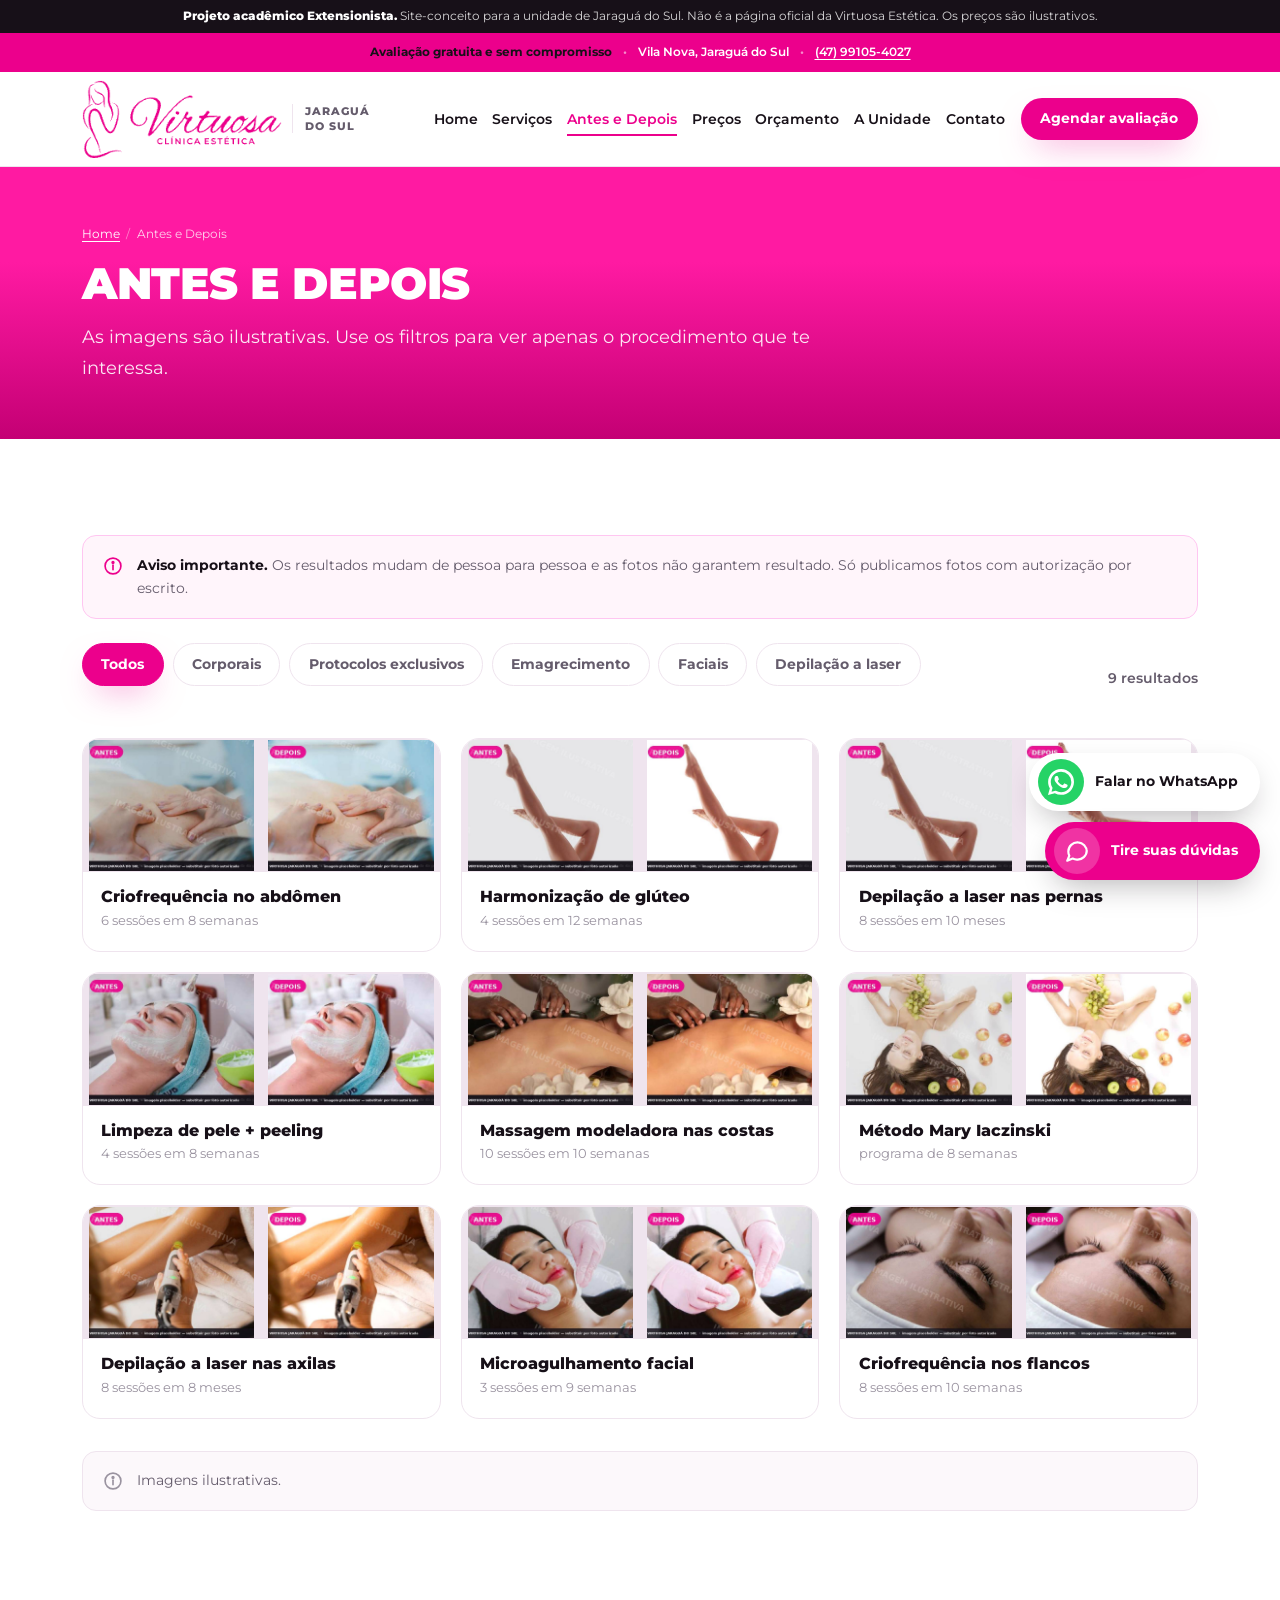
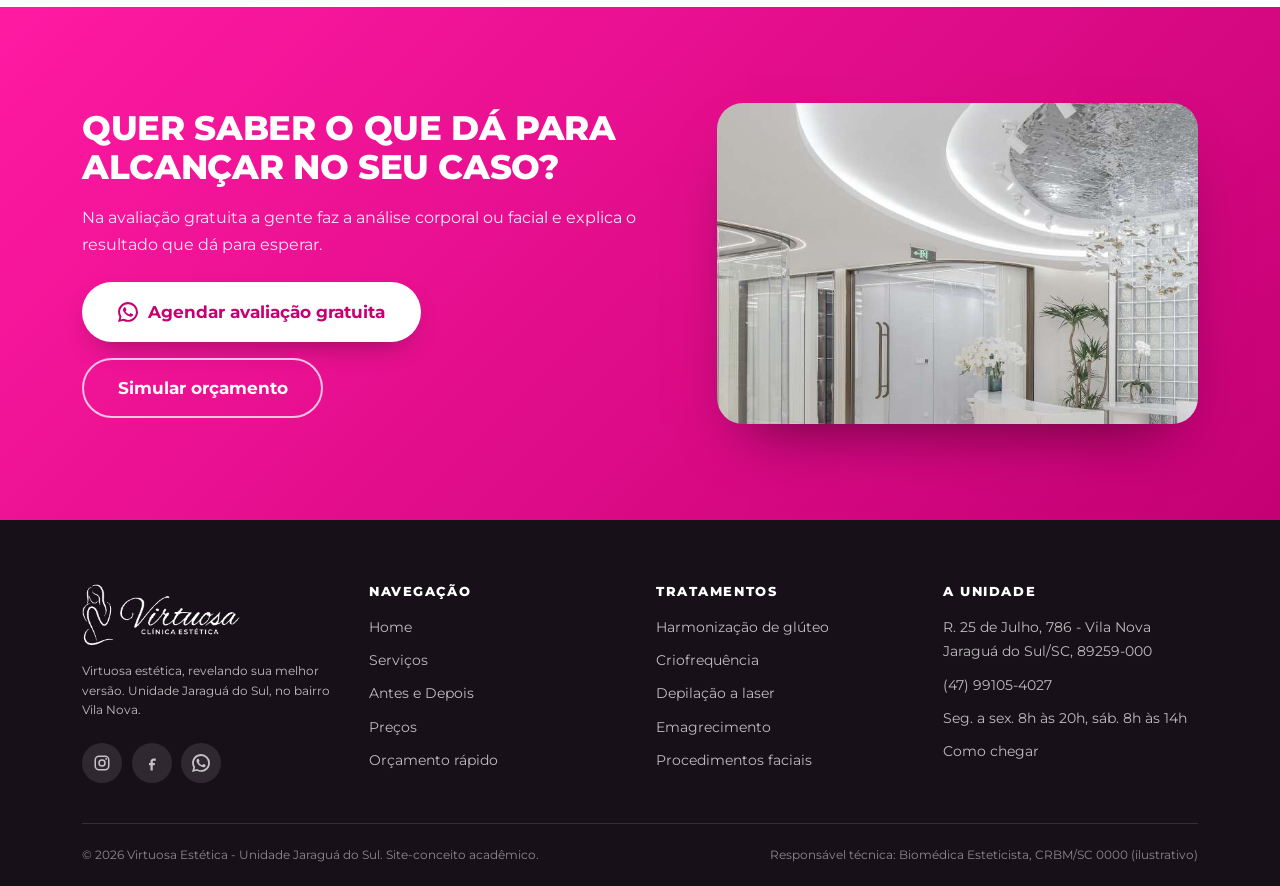
<file: antes-depois.html>
<!DOCTYPE html>
<html lang="pt-BR">
<head>
  <meta charset="UTF-8">
  <meta name="viewport" content="width=device-width, initial-scale=1">
  <title>Antes e depois | Virtuosa Estética Jaraguá do Sul</title>
  <meta name="description" content="Galeria de antes e depois da unidade de Jaraguá do Sul, com filtro por procedimento: criofrequência, harmonização de glúteo, depilação a laser, emagrecimento e faciais.">
  <link rel="canonical" href="https://virtuosa-jaragua.com.br/antes-depois.html">
  <meta name="theme-color" content="#EC008C">
  <meta name="robots" content="index, follow">

  <!-- Compartilhamento em redes sociais -->
  <meta property="og:type" content="website">
  <meta property="og:locale" content="pt_BR">
  <meta property="og:site_name" content="Virtuosa Estética Jaraguá do Sul">
  <meta property="og:title" content="Antes e depois | Virtuosa Estética Jaraguá do Sul">
  <meta property="og:description" content="Galeria de antes e depois da unidade de Jaraguá do Sul, com filtro por procedimento: criofrequência, harmonização de glúteo, depilação a laser, emagrecimento e faciais.">
  <meta property="og:url" content="https://virtuosa-jaragua.com.br/antes-depois.html">
  <meta property="og:image" content="https://virtuosa-jaragua.com.br/assets/img/unidade.jpg">

  <link rel="icon" href="assets/img/favicon.png" type="image/png">
  <link rel="stylesheet" href="assets/css/base.css">
  <link rel="stylesheet" href="assets/css/components.css">
  <link rel="stylesheet" href="assets/css/pages.css">
</head>
<body>
<div class="demo-flag">
  <b>Projeto acadêmico Extensionista.</b> Site-conceito para a unidade de Jaraguá do Sul.
  Não é a página oficial da Virtuosa Estética. Os preços são ilustrativos.
</div>

<div class="topbar">
  <strong>Avaliação gratuita e sem compromisso</strong>
  <span class="sep">•</span> Vila Nova, Jaraguá do Sul
  <span class="sep">•</span> <a data-tel href="tel:+5547991054027">(47) 99105-4027</a>
</div>

<header class="header">
  <div class="container header__inner">
    <a class="brand" href="index.html">
      <img class="brand__logo" src="assets/img/logo.png" width="241" height="94" alt="Virtuosa Clínica Estética">
      <span class="brand__unit">Jaraguá<br>do Sul</span>
    </a>

    <nav class="nav">
      <ul>
            <li><a href="index.html">Home</a></li>
            <li><a href="servicos.html">Serviços</a></li>
            <li><a href="antes-depois.html" aria-current="page">Antes e Depois</a></li>
            <li><a href="precos.html">Preços</a></li>
            <li><a href="orcamento.html">Orçamento</a></li>
            <li><a href="sobre.html">A Unidade</a></li>
            <li><a href="contato.html">Contato</a></li>
      </ul>
    </nav>

    <a class="btn btn--sm header__cta" data-wa="avaliacao" href="#">Agendar avaliação</a>

    <button class="nav-toggle" type="button" aria-expanded="false" aria-controls="menu-mobile" aria-label="Abrir menu">
      <span></span><span></span><span></span>
    </button>
  </div>
</header>

<!-- Menu mobile -->
<div class="drawer" id="menu-mobile">
  <div class="drawer__panel">
    <div class="drawer__head">
      <img class="brand__logo" src="assets/img/logo.png" width="241" height="94" alt="Virtuosa Clínica Estética">
      <button class="drawer__close" type="button" aria-label="Fechar menu">&times;</button>
    </div>
    <nav>
      <ul>
          <li><a href="index.html">Home</a></li>
          <li><a href="servicos.html">Serviços</a></li>
          <li><a href="antes-depois.html" aria-current="page">Antes e Depois</a></li>
          <li><a href="precos.html">Preços</a></li>
          <li><a href="orcamento.html">Orçamento</a></li>
          <li><a href="sobre.html">A Unidade</a></li>
          <li><a href="contato.html">Contato</a></li>
      </ul>
    </nav>
    <a class="btn btn--wa btn--block" data-wa="avaliacao" href="#"><svg viewBox="0 0 24 24" fill="currentColor"><path d="M17.47 14.38c-.3-.15-1.76-.87-2.03-.97-.27-.1-.47-.15-.67.15s-.77.97-.94 1.17-.35.22-.65.07a8.1 8.1 0 0 1-2.39-1.47 9 9 0 0 1-1.65-2.06c-.17-.3 0-.46.13-.61.14-.14.3-.35.45-.52.15-.17.2-.3.3-.5.1-.2.05-.37-.02-.52-.08-.15-.67-1.61-.92-2.2-.24-.58-.49-.5-.67-.51h-.57c-.2 0-.52.07-.79.37s-1.04 1.02-1.04 2.48 1.07 2.88 1.22 3.08c.15.2 2.1 3.2 5.08 4.49.71.3 1.26.49 1.69.63.71.22 1.36.19 1.87.12.57-.09 1.76-.72 2-1.41.25-.7.25-1.29.18-1.42-.07-.13-.27-.2-.57-.35zM12.05 21.5h-.01a9.5 9.5 0 0 1-4.83-1.32l-.35-.2-3.59.94.96-3.5-.23-.36a9.42 9.42 0 0 1-1.45-5.04c0-5.2 4.25-9.44 9.5-9.44a9.4 9.4 0 0 1 6.7 2.78 9.35 9.35 0 0 1 2.78 6.67c0 5.2-4.26 9.44-9.48 9.44zM20.5 3.5A11.8 11.8 0 0 0 12.05 0C5.46 0 .1 5.35.1 11.92c0 2.1.55 4.15 1.6 5.96L0 24l6.3-1.65a11.9 11.9 0 0 0 5.74 1.46h.01c6.58 0 11.94-5.35 11.95-11.92a11.85 11.85 0 0 0-3.5-8.39z"/></svg> Agendar no WhatsApp</a>
  </div>
</div>

<main id="conteudo">

<section class="page-head">
  <div class="container">
    <nav class="breadcrumb">
      <ol>
        <li><a href="index.html">Home</a></li>
        <li aria-current="page">Antes e Depois</li>
      </ol>
    </nav>
    <h1>Antes e depois</h1>
    <p class="lead">As imagens são ilustrativas. Use os filtros para ver apenas o procedimento que te interessa.</p>
  </div>
</section>

<section class="section">
  <div class="container">

    <div class="notice mb-3">
      <svg viewBox="0 0 24 24" fill="none" stroke="currentColor" stroke-width="2" stroke-linecap="round" stroke-linejoin="round"><circle cx="12" cy="12" r="9.5"/><line x1="12" y1="11" x2="12" y2="16.5"/><circle cx="12" cy="7.8" r="1" fill="currentColor"/></svg>
      <p>
        <strong>Aviso importante.</strong> Os resultados mudam de pessoa para pessoa e as fotos não garantem
        resultado. Só publicamos fotos com autorização por escrito.
        <!-- TODO: fotos reais com autorizacao -->
      </p>
    </div>

    <div class="toolbar">
      <div class="filters" role="group" data-filtros="galeria">
        <button class="filter" type="button" data-filtro="todos" aria-pressed="true">Todos</button>
        <button class="filter" type="button" data-filtro="corporais" aria-pressed="false">Corporais</button>
        <button class="filter" type="button" data-filtro="exclusivos" aria-pressed="false">Protocolos exclusivos</button>
        <button class="filter" type="button" data-filtro="emagrecimento" aria-pressed="false">Emagrecimento</button>
        <button class="filter" type="button" data-filtro="faciais" aria-pressed="false">Faciais</button>
        <button class="filter" type="button" data-filtro="laser" aria-pressed="false">Depilação a laser</button>
      </div>
      <p class="result-count"><span data-contador="galeria">9 resultados</span></p>
    </div>

    <div class="gallery" id="galeria">
        <figure class="ba" data-categoria="corporais" data-legenda="Criofrequência no abdômen (imagem ilustrativa)">
          <div class="ba__pair">
            <button type="button">
              <img src="assets/img/antes-depois/crio-abdomen-antes.jpg" loading="lazy" width="720" height="540"
                   alt="Antes: criofrequência no abdômen (imagem ilustrativa)">
              <span class="ba__zoom">+</span>
            </button>
            <button type="button">
              <img src="assets/img/antes-depois/crio-abdomen-depois.jpg" loading="lazy" width="720" height="540"
                   alt="Depois: criofrequência no abdômen (imagem ilustrativa)">
              <span class="ba__zoom">+</span>
            </button>
          </div>
          <figcaption class="ba__body">
            <h3>Criofrequência no abdômen</h3>
            <p class="ba__meta">6 sessões em 8 semanas</p>
          </figcaption>
        </figure>
        <figure class="ba" data-categoria="exclusivos" data-legenda="Harmonização de glúteo (imagem ilustrativa)">
          <div class="ba__pair">
            <button type="button">
              <img src="assets/img/antes-depois/gluteo-antes.jpg" loading="lazy" width="720" height="540"
                   alt="Antes: harmonização de glúteo (imagem ilustrativa)">
              <span class="ba__zoom">+</span>
            </button>
            <button type="button">
              <img src="assets/img/antes-depois/gluteo-depois.jpg" loading="lazy" width="720" height="540"
                   alt="Depois: harmonização de glúteo (imagem ilustrativa)">
              <span class="ba__zoom">+</span>
            </button>
          </div>
          <figcaption class="ba__body">
            <h3>Harmonização de glúteo</h3>
            <p class="ba__meta">4 sessões em 12 semanas</p>
          </figcaption>
        </figure>
        <figure class="ba" data-categoria="laser" data-legenda="Depilação a laser nas pernas (imagem ilustrativa)">
          <div class="ba__pair">
            <button type="button">
              <img src="assets/img/antes-depois/laser-pernas-antes.jpg" loading="lazy" width="720" height="540"
                   alt="Antes: depilação a laser nas pernas (imagem ilustrativa)">
              <span class="ba__zoom">+</span>
            </button>
            <button type="button">
              <img src="assets/img/antes-depois/laser-pernas-depois.jpg" loading="lazy" width="720" height="540"
                   alt="Depois: depilação a laser nas pernas (imagem ilustrativa)">
              <span class="ba__zoom">+</span>
            </button>
          </div>
          <figcaption class="ba__body">
            <h3>Depilação a laser nas pernas</h3>
            <p class="ba__meta">8 sessões em 10 meses</p>
          </figcaption>
        </figure>
        <figure class="ba" data-categoria="faciais" data-legenda="Limpeza de pele + peeling (imagem ilustrativa)">
          <div class="ba__pair">
            <button type="button">
              <img src="assets/img/antes-depois/facial-antes.jpg" loading="lazy" width="720" height="540"
                   alt="Antes: limpeza de pele + peeling (imagem ilustrativa)">
              <span class="ba__zoom">+</span>
            </button>
            <button type="button">
              <img src="assets/img/antes-depois/facial-depois.jpg" loading="lazy" width="720" height="540"
                   alt="Depois: limpeza de pele + peeling (imagem ilustrativa)">
              <span class="ba__zoom">+</span>
            </button>
          </div>
          <figcaption class="ba__body">
            <h3>Limpeza de pele + peeling</h3>
            <p class="ba__meta">4 sessões em 8 semanas</p>
          </figcaption>
        </figure>
        <figure class="ba" data-categoria="corporais" data-legenda="Massagem modeladora nas costas (imagem ilustrativa)">
          <div class="ba__pair">
            <button type="button">
              <img src="assets/img/antes-depois/corporal-antes.jpg" loading="lazy" width="720" height="540"
                   alt="Antes: massagem modeladora nas costas (imagem ilustrativa)">
              <span class="ba__zoom">+</span>
            </button>
            <button type="button">
              <img src="assets/img/antes-depois/corporal-depois.jpg" loading="lazy" width="720" height="540"
                   alt="Depois: massagem modeladora nas costas (imagem ilustrativa)">
              <span class="ba__zoom">+</span>
            </button>
          </div>
          <figcaption class="ba__body">
            <h3>Massagem modeladora nas costas</h3>
            <p class="ba__meta">10 sessões em 10 semanas</p>
          </figcaption>
        </figure>
        <figure class="ba" data-categoria="emagrecimento" data-legenda="Método Mary Iaczinski (imagem ilustrativa)">
          <div class="ba__pair">
            <button type="button">
              <img src="assets/img/antes-depois/emagrecimento-antes.jpg" loading="lazy" width="720" height="540"
                   alt="Antes: Método Mary Iaczinski (imagem ilustrativa)">
              <span class="ba__zoom">+</span>
            </button>
            <button type="button">
              <img src="assets/img/antes-depois/emagrecimento-depois.jpg" loading="lazy" width="720" height="540"
                   alt="Depois: Método Mary Iaczinski (imagem ilustrativa)">
              <span class="ba__zoom">+</span>
            </button>
          </div>
          <figcaption class="ba__body">
            <h3>Método Mary Iaczinski</h3>
            <p class="ba__meta">programa de 8 semanas</p>
          </figcaption>
        </figure>
        <figure class="ba" data-categoria="laser" data-legenda="Depilação a laser nas axilas (imagem ilustrativa)">
          <div class="ba__pair">
            <button type="button">
              <img src="assets/img/antes-depois/laser-axila-antes.jpg" loading="lazy" width="720" height="540"
                   alt="Antes: depilação a laser nas axilas (imagem ilustrativa)">
              <span class="ba__zoom">+</span>
            </button>
            <button type="button">
              <img src="assets/img/antes-depois/laser-axila-depois.jpg" loading="lazy" width="720" height="540"
                   alt="Depois: depilação a laser nas axilas (imagem ilustrativa)">
              <span class="ba__zoom">+</span>
            </button>
          </div>
          <figcaption class="ba__body">
            <h3>Depilação a laser nas axilas</h3>
            <p class="ba__meta">8 sessões em 8 meses</p>
          </figcaption>
        </figure>
        <figure class="ba" data-categoria="faciais" data-legenda="Microagulhamento facial (imagem ilustrativa)">
          <div class="ba__pair">
            <button type="button">
              <img src="assets/img/antes-depois/facial-peeling-antes.jpg" loading="lazy" width="720" height="540"
                   alt="Antes: microagulhamento facial (imagem ilustrativa)">
              <span class="ba__zoom">+</span>
            </button>
            <button type="button">
              <img src="assets/img/antes-depois/facial-peeling-depois.jpg" loading="lazy" width="720" height="540"
                   alt="Depois: microagulhamento facial (imagem ilustrativa)">
              <span class="ba__zoom">+</span>
            </button>
          </div>
          <figcaption class="ba__body">
            <h3>Microagulhamento facial</h3>
            <p class="ba__meta">3 sessões em 9 semanas</p>
          </figcaption>
        </figure>
        <figure class="ba" data-categoria="corporais" data-legenda="Criofrequência nos flancos (imagem ilustrativa)">
          <div class="ba__pair">
            <button type="button">
              <img src="assets/img/antes-depois/crio-flancos-antes.jpg" loading="lazy" width="720" height="540"
                   alt="Antes: criofrequência nos flancos (imagem ilustrativa)">
              <span class="ba__zoom">+</span>
            </button>
            <button type="button">
              <img src="assets/img/antes-depois/crio-flancos-depois.jpg" loading="lazy" width="720" height="540"
                   alt="Depois: criofrequência nos flancos (imagem ilustrativa)">
              <span class="ba__zoom">+</span>
            </button>
          </div>
          <figcaption class="ba__body">
            <h3>Criofrequência nos flancos</h3>
            <p class="ba__meta">8 sessões em 10 semanas</p>
          </figcaption>
        </figure>
    </div>

    <p class="empty-state" data-vazio="galeria" hidden>Nenhum resultado nesta categoria por enquanto.</p>

    <div class="notice notice--neutral mt-4">
      <svg viewBox="0 0 24 24" fill="none" stroke="currentColor" stroke-width="2" stroke-linecap="round" stroke-linejoin="round"><circle cx="12" cy="12" r="9.5"/><line x1="12" y1="11" x2="12" y2="16.5"/><circle cx="12" cy="7.8" r="1" fill="currentColor"/></svg>
      <p>Imagens ilustrativas.</p>
    </div>
  </div>
</section>

<section class="cta-band">
  <div class="container cta-band__inner">
    <div>
      <h2>Quer saber o que dá para alcançar no seu caso?</h2>
      <p class="mt-2">
        Na avaliação gratuita a gente faz a análise corporal ou facial e explica o resultado que dá
        para esperar.
      </p>
      <div class="flex gap wrap mt-3">
        <a class="btn btn--white btn--lg" data-wa="avaliacao" href="#"><svg viewBox="0 0 24 24" fill="currentColor"><path d="M17.47 14.38c-.3-.15-1.76-.87-2.03-.97-.27-.1-.47-.15-.67.15s-.77.97-.94 1.17-.35.22-.65.07a8.1 8.1 0 0 1-2.39-1.47 9 9 0 0 1-1.65-2.06c-.17-.3 0-.46.13-.61.14-.14.3-.35.45-.52.15-.17.2-.3.3-.5.1-.2.05-.37-.02-.52-.08-.15-.67-1.61-.92-2.2-.24-.58-.49-.5-.67-.51h-.57c-.2 0-.52.07-.79.37s-1.04 1.02-1.04 2.48 1.07 2.88 1.22 3.08c.15.2 2.1 3.2 5.08 4.49.71.3 1.26.49 1.69.63.71.22 1.36.19 1.87.12.57-.09 1.76-.72 2-1.41.25-.7.25-1.29.18-1.42-.07-.13-.27-.2-.57-.35zM12.05 21.5h-.01a9.5 9.5 0 0 1-4.83-1.32l-.35-.2-3.59.94.96-3.5-.23-.36a9.42 9.42 0 0 1-1.45-5.04c0-5.2 4.25-9.44 9.5-9.44a9.4 9.4 0 0 1 6.7 2.78 9.35 9.35 0 0 1 2.78 6.67c0 5.2-4.26 9.44-9.48 9.44zM20.5 3.5A11.8 11.8 0 0 0 12.05 0C5.46 0 .1 5.35.1 11.92c0 2.1.55 4.15 1.6 5.96L0 24l6.3-1.65a11.9 11.9 0 0 0 5.74 1.46h.01c6.58 0 11.94-5.35 11.95-11.92a11.85 11.85 0 0 0-3.5-8.39z"/></svg> Agendar avaliação gratuita</a>
        <a class="btn btn--ghost-white btn--lg" href="orcamento.html">Simular orçamento</a>
      </div>
    </div>
    <div class="cta-band__img">
      <img src="assets/img/estrutura.jpg" loading="lazy" width="700" height="500"
           alt="Estrutura da unidade Virtuosa de Jaraguá do Sul">
    </div>
  </div>
</section>

<div class="lightbox" id="lightbox" role="dialog" aria-label="Visualização ampliada" hidden>
  <button class="lightbox__close" type="button" aria-label="Fechar">&times;</button>
  <button class="lightbox__nav lightbox__nav--prev" type="button" aria-label="Imagem anterior">&#8249;</button>
  <img class="lightbox__img" alt="" src="[data-uri]">
  <button class="lightbox__nav lightbox__nav--next" type="button" aria-label="Próxima imagem">&#8250;</button>
  <p class="lightbox__cap"></p>
</div>

</main>

<footer class="footer">
  <div class="container">
    <div class="footer__grid">
      <div>
        <div class="footer__brand"><img src="assets/img/logo-branco.png" width="241" height="94" alt="Virtuosa Clínica Estética"></div>
        <p class="tiny mt-2" style="max-width:26rem">
          Virtuosa estética, revelando sua melhor versão. Unidade Jaraguá do Sul, no bairro Vila Nova.
        </p>
        <ul class="footer__social mt-3">
          <li><a href="https://www.instagram.com/virtuosajaraguavilanova/" target="_blank" rel="noopener" data-social="instagram" aria-label="Instagram da unidade"><svg viewBox="0 0 24 24" fill="none" stroke="currentColor" stroke-width="2"><rect x="3" y="3" width="18" height="18" rx="5"/><circle cx="12" cy="12" r="4"/><circle cx="17.5" cy="6.5" r="1.2" fill="currentColor" stroke="none"/></svg></a></li>
          <li><a href="https://www.facebook.com/clinicavirtuosajaraguavilanova/" target="_blank" rel="noopener" data-social="facebook" aria-label="Facebook da unidade"><svg viewBox="0 0 24 24" fill="currentColor"><path d="M14 9h3V6h-3c-2.2 0-4 1.8-4 4v2H8v3h2v7h3v-7h2.5l.5-3H13v-2c0-.6.4-1 1-1z"/></svg></a></li>
          <li><a data-wa="geral" href="#" aria-label="WhatsApp da unidade"><svg viewBox="0 0 24 24" fill="currentColor"><path d="M17.47 14.38c-.3-.15-1.76-.87-2.03-.97-.27-.1-.47-.15-.67.15s-.77.97-.94 1.17-.35.22-.65.07a8.1 8.1 0 0 1-2.39-1.47 9 9 0 0 1-1.65-2.06c-.17-.3 0-.46.13-.61.14-.14.3-.35.45-.52.15-.17.2-.3.3-.5.1-.2.05-.37-.02-.52-.08-.15-.67-1.61-.92-2.2-.24-.58-.49-.5-.67-.51h-.57c-.2 0-.52.07-.79.37s-1.04 1.02-1.04 2.48 1.07 2.88 1.22 3.08c.15.2 2.1 3.2 5.08 4.49.71.3 1.26.49 1.69.63.71.22 1.36.19 1.87.12.57-.09 1.76-.72 2-1.41.25-.7.25-1.29.18-1.42-.07-.13-.27-.2-.57-.35zM12.05 21.5h-.01a9.5 9.5 0 0 1-4.83-1.32l-.35-.2-3.59.94.96-3.5-.23-.36a9.42 9.42 0 0 1-1.45-5.04c0-5.2 4.25-9.44 9.5-9.44a9.4 9.4 0 0 1 6.7 2.78 9.35 9.35 0 0 1 2.78 6.67c0 5.2-4.26 9.44-9.48 9.44zM20.5 3.5A11.8 11.8 0 0 0 12.05 0C5.46 0 .1 5.35.1 11.92c0 2.1.55 4.15 1.6 5.96L0 24l6.3-1.65a11.9 11.9 0 0 0 5.74 1.46h.01c6.58 0 11.94-5.35 11.95-11.92a11.85 11.85 0 0 0-3.5-8.39z"/></svg></a></li>
        </ul>
      </div>

      <div>
        <h3>Navegação</h3>
        <ul>
          <li><a href="index.html">Home</a></li>
          <li><a href="servicos.html">Serviços</a></li>
          <li><a href="antes-depois.html">Antes e Depois</a></li>
          <li><a href="precos.html">Preços</a></li>
          <li><a href="orcamento.html">Orçamento rápido</a></li>
        </ul>
      </div>

      <div>
        <h3>Tratamentos</h3>
        <ul>
          <li><a href="servicos.html?cat=exclusivos">Harmonização de glúteo</a></li>
          <li><a href="servicos.html?cat=corporais">Criofrequência</a></li>
          <li><a href="servicos.html?cat=laser">Depilação a laser</a></li>
          <li><a href="servicos.html?cat=emagrecimento">Emagrecimento</a></li>
          <li><a href="servicos.html?cat=faciais">Procedimentos faciais</a></li>
        </ul>
      </div>

      <div>
        <h3>A unidade</h3>
        <ul>
          <li>R. 25 de Julho, 786 - Vila Nova<br>Jaraguá do Sul/SC, 89259-000</li>
          <li><a data-tel href="tel:+5547991054027">(47) 99105-4027</a></li>
          <li>Seg. a sex. 8h às 20h, sáb. 8h às 14h</li>
          <li><a href="contato.html#mapa">Como chegar</a></li>
        </ul>
      </div>
    </div>

    <div class="footer__bottom">
      <span>© <span data-ano>2026</span> Virtuosa Estética - Unidade Jaraguá do Sul. Site-conceito acadêmico.</span>
      <span>Responsável técnica: Biomédica Esteticista, CRBM/SC 0000 (ilustrativo)</span>
    </div>
  </div>
</footer>

<!-- whatsapp e chat -->
<div class="floaters">
  <a class="floater floater--wa" data-wa="geral" href="#">
    <span class="floater__icon"><svg viewBox="0 0 24 24" fill="currentColor"><path d="M17.47 14.38c-.3-.15-1.76-.87-2.03-.97-.27-.1-.47-.15-.67.15s-.77.97-.94 1.17-.35.22-.65.07a8.1 8.1 0 0 1-2.39-1.47 9 9 0 0 1-1.65-2.06c-.17-.3 0-.46.13-.61.14-.14.3-.35.45-.52.15-.17.2-.3.3-.5.1-.2.05-.37-.02-.52-.08-.15-.67-1.61-.92-2.2-.24-.58-.49-.5-.67-.51h-.57c-.2 0-.52.07-.79.37s-1.04 1.02-1.04 2.48 1.07 2.88 1.22 3.08c.15.2 2.1 3.2 5.08 4.49.71.3 1.26.49 1.69.63.71.22 1.36.19 1.87.12.57-.09 1.76-.72 2-1.41.25-.7.25-1.29.18-1.42-.07-.13-.27-.2-.57-.35zM12.05 21.5h-.01a9.5 9.5 0 0 1-4.83-1.32l-.35-.2-3.59.94.96-3.5-.23-.36a9.42 9.42 0 0 1-1.45-5.04c0-5.2 4.25-9.44 9.5-9.44a9.4 9.4 0 0 1 6.7 2.78 9.35 9.35 0 0 1 2.78 6.67c0 5.2-4.26 9.44-9.48 9.44zM20.5 3.5A11.8 11.8 0 0 0 12.05 0C5.46 0 .1 5.35.1 11.92c0 2.1.55 4.15 1.6 5.96L0 24l6.3-1.65a11.9 11.9 0 0 0 5.74 1.46h.01c6.58 0 11.94-5.35 11.95-11.92a11.85 11.85 0 0 0-3.5-8.39z"/></svg></span>
    <span class="floater__label">Falar no WhatsApp</span>
  </a>
  <button class="floater floater--chat" id="chat-open" type="button" aria-controls="chat" aria-expanded="false">
    <span class="floater__icon"><svg viewBox="0 0 24 24" fill="none" stroke="currentColor" stroke-width="2" stroke-linecap="round" stroke-linejoin="round"><path d="M21 11.5a8.4 8.4 0 0 1-9 8.4 8.9 8.9 0 0 1-4-.9L3 21l1.9-4.6a8.4 8.4 0 0 1-.9-3.9 8.4 8.4 0 0 1 9-8.4 8.4 8.4 0 0 1 8 8.4z"/></svg></span>
    <span class="floater__label">Tire suas dúvidas</span>
  </button>
</div>

<!-- chat -->
<section class="chat" id="chat" hidden>
  <header class="chat__header">
    <span class="chat__avatar">Vi</span>
    <div>
      <div class="chat__title">Assistente Virtuosa</div>
      <div class="chat__status">Respondemos na hora</div>
    </div>
    <button class="chat__close" type="button" aria-label="Fechar assistente">&times;</button>
  </header>
  <div class="chat__body"></div>
  <div class="chat__quick"></div>
  <p class="chat__foot">Assistente automática. Para falar com uma pessoa, escolha "Falar com atendente".</p>
</section>

<script src="assets/js/config.js"></script>
<script src="assets/js/main.js"></script>
<script src="assets/js/chatbot.js"></script>
<script src="assets/js/galeria.js"></script>
</body>
</html>
</file>
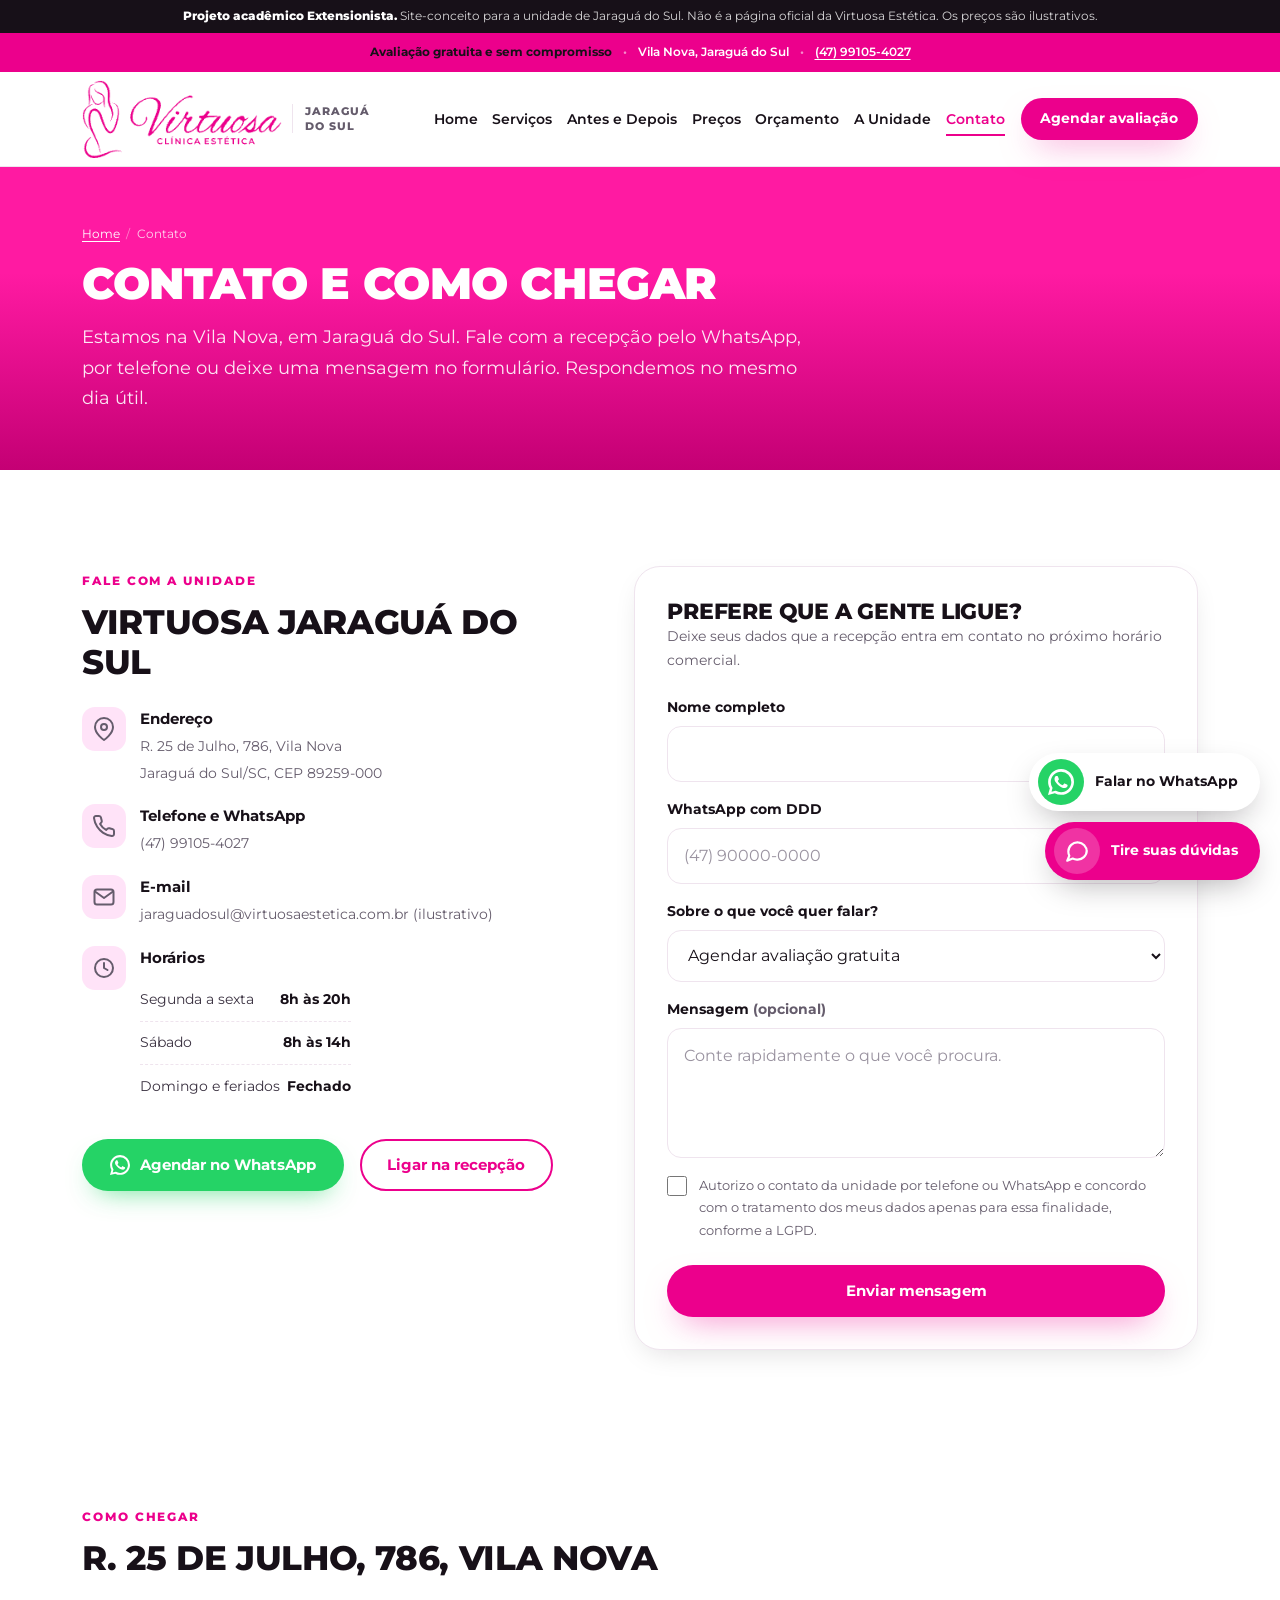
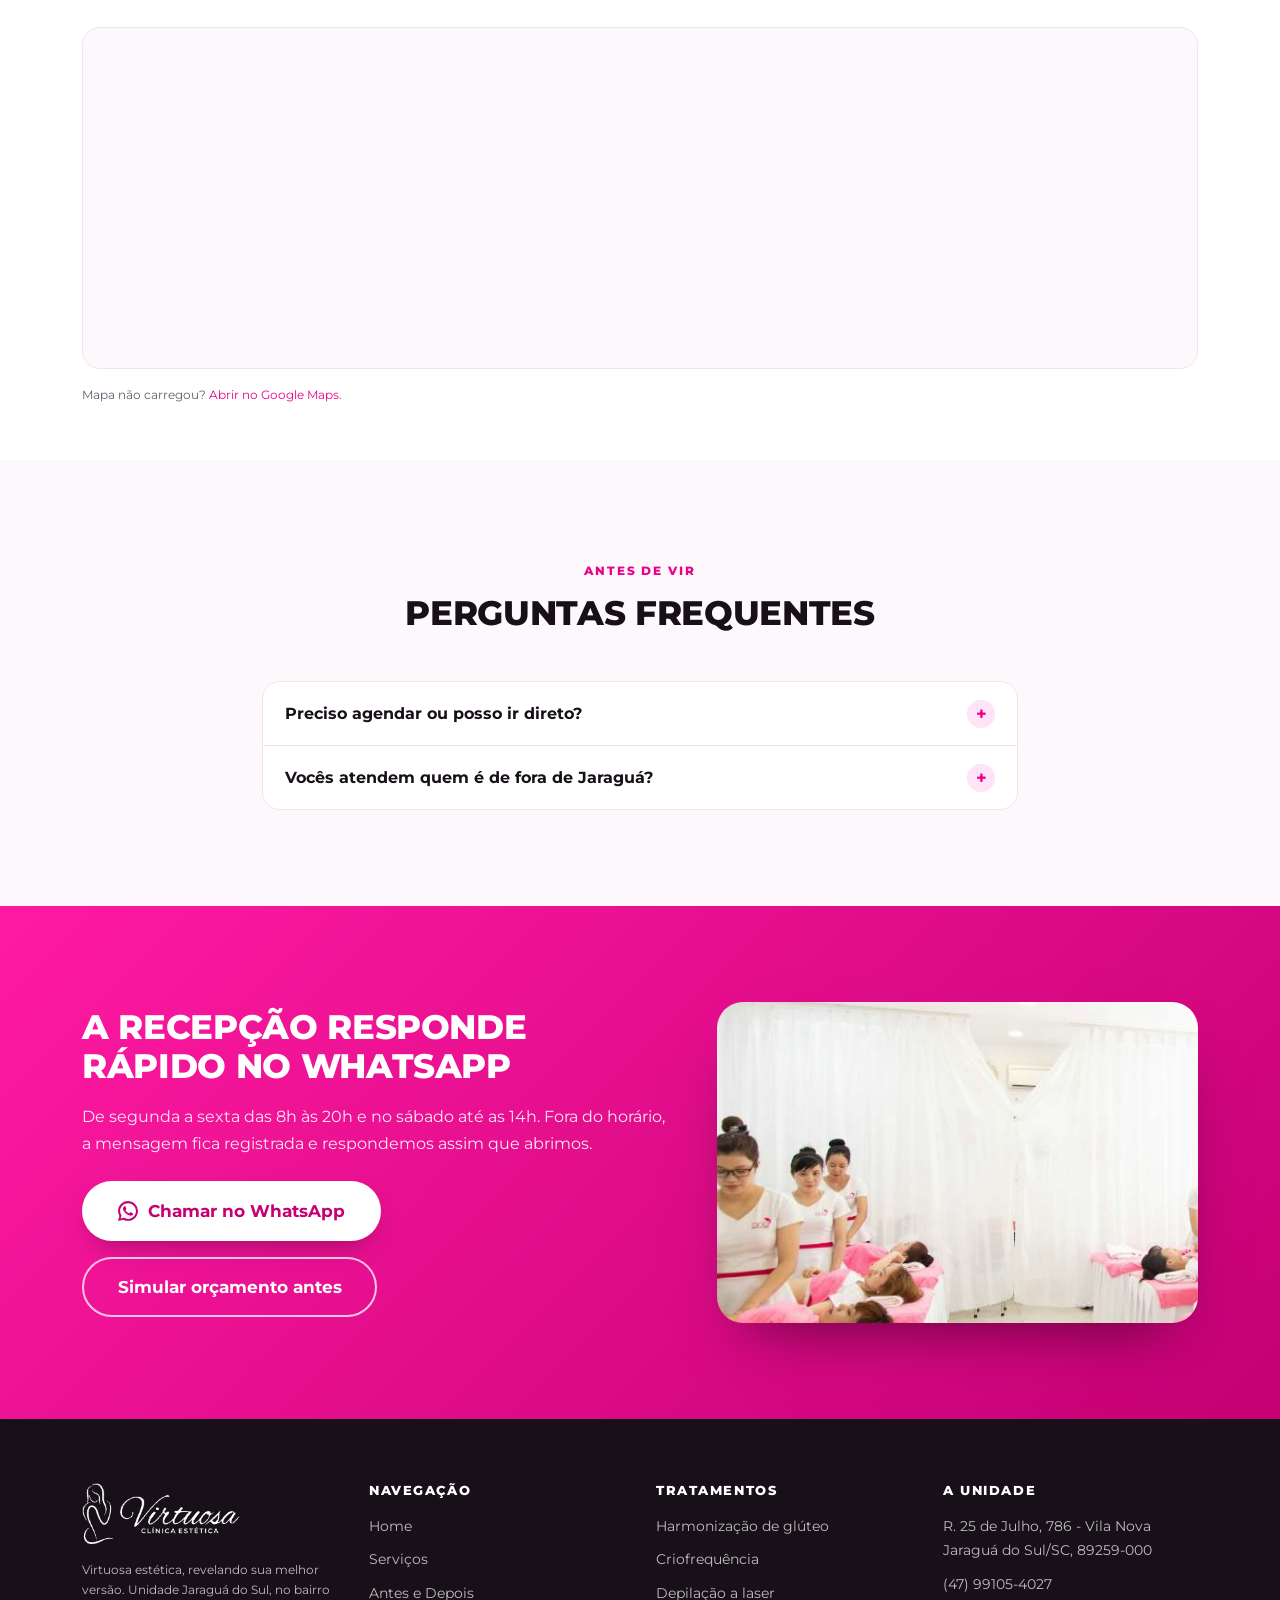
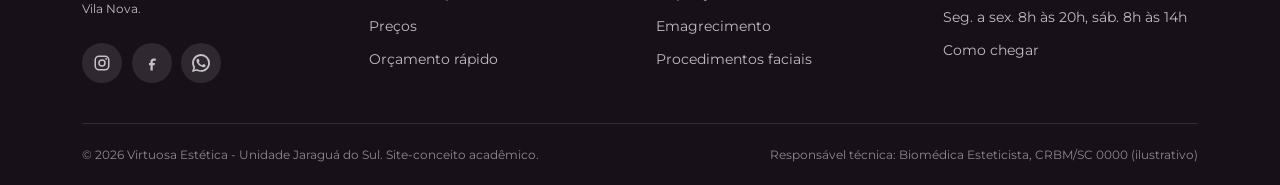
<file: contato.html>
<!DOCTYPE html>
<html lang="pt-BR">
<head>
  <meta charset="UTF-8">
  <meta name="viewport" content="width=device-width, initial-scale=1">
  <title>Contato e como chegar | Virtuosa Estética Jaraguá do Sul</title>
  <meta name="description" content="Endereço, telefone, WhatsApp e horários da Virtuosa Estética em Jaraguá do Sul. R. 25 de Julho, 786, Vila Nova. Agende sua avaliação gratuita.">
  <link rel="canonical" href="https://virtuosa-jaragua.com.br/contato.html">
  <meta name="theme-color" content="#EC008C">
  <meta name="robots" content="index, follow">

  <!-- Compartilhamento em redes sociais -->
  <meta property="og:type" content="website">
  <meta property="og:locale" content="pt_BR">
  <meta property="og:site_name" content="Virtuosa Estética Jaraguá do Sul">
  <meta property="og:title" content="Contato e como chegar | Virtuosa Estética Jaraguá do Sul">
  <meta property="og:description" content="Endereço, telefone, WhatsApp e horários da Virtuosa Estética em Jaraguá do Sul. R. 25 de Julho, 786, Vila Nova. Agende sua avaliação gratuita.">
  <meta property="og:url" content="https://virtuosa-jaragua.com.br/contato.html">
  <meta property="og:image" content="https://virtuosa-jaragua.com.br/assets/img/unidade.jpg">

  <link rel="icon" href="assets/img/favicon.png" type="image/png">
  <link rel="stylesheet" href="assets/css/base.css">
  <link rel="stylesheet" href="assets/css/components.css">
  <link rel="stylesheet" href="assets/css/pages.css">
</head>
<body>
<div class="demo-flag">
  <b>Projeto acadêmico Extensionista.</b> Site-conceito para a unidade de Jaraguá do Sul.
  Não é a página oficial da Virtuosa Estética. Os preços são ilustrativos.
</div>

<div class="topbar">
  <strong>Avaliação gratuita e sem compromisso</strong>
  <span class="sep">•</span> Vila Nova, Jaraguá do Sul
  <span class="sep">•</span> <a data-tel href="tel:+5547991054027">(47) 99105-4027</a>
</div>

<header class="header">
  <div class="container header__inner">
    <a class="brand" href="index.html">
      <img class="brand__logo" src="assets/img/logo.png" width="241" height="94" alt="Virtuosa Clínica Estética">
      <span class="brand__unit">Jaraguá<br>do Sul</span>
    </a>

    <nav class="nav">
      <ul>
            <li><a href="index.html">Home</a></li>
            <li><a href="servicos.html">Serviços</a></li>
            <li><a href="antes-depois.html">Antes e Depois</a></li>
            <li><a href="precos.html">Preços</a></li>
            <li><a href="orcamento.html">Orçamento</a></li>
            <li><a href="sobre.html">A Unidade</a></li>
            <li><a href="contato.html" aria-current="page">Contato</a></li>
      </ul>
    </nav>

    <a class="btn btn--sm header__cta" data-wa="avaliacao" href="#">Agendar avaliação</a>

    <button class="nav-toggle" type="button" aria-expanded="false" aria-controls="menu-mobile" aria-label="Abrir menu">
      <span></span><span></span><span></span>
    </button>
  </div>
</header>

<!-- Menu mobile -->
<div class="drawer" id="menu-mobile">
  <div class="drawer__panel">
    <div class="drawer__head">
      <img class="brand__logo" src="assets/img/logo.png" width="241" height="94" alt="Virtuosa Clínica Estética">
      <button class="drawer__close" type="button" aria-label="Fechar menu">&times;</button>
    </div>
    <nav>
      <ul>
          <li><a href="index.html">Home</a></li>
          <li><a href="servicos.html">Serviços</a></li>
          <li><a href="antes-depois.html">Antes e Depois</a></li>
          <li><a href="precos.html">Preços</a></li>
          <li><a href="orcamento.html">Orçamento</a></li>
          <li><a href="sobre.html">A Unidade</a></li>
          <li><a href="contato.html" aria-current="page">Contato</a></li>
      </ul>
    </nav>
    <a class="btn btn--wa btn--block" data-wa="avaliacao" href="#"><svg viewBox="0 0 24 24" fill="currentColor"><path d="M17.47 14.38c-.3-.15-1.76-.87-2.03-.97-.27-.1-.47-.15-.67.15s-.77.97-.94 1.17-.35.22-.65.07a8.1 8.1 0 0 1-2.39-1.47 9 9 0 0 1-1.65-2.06c-.17-.3 0-.46.13-.61.14-.14.3-.35.45-.52.15-.17.2-.3.3-.5.1-.2.05-.37-.02-.52-.08-.15-.67-1.61-.92-2.2-.24-.58-.49-.5-.67-.51h-.57c-.2 0-.52.07-.79.37s-1.04 1.02-1.04 2.48 1.07 2.88 1.22 3.08c.15.2 2.1 3.2 5.08 4.49.71.3 1.26.49 1.69.63.71.22 1.36.19 1.87.12.57-.09 1.76-.72 2-1.41.25-.7.25-1.29.18-1.42-.07-.13-.27-.2-.57-.35zM12.05 21.5h-.01a9.5 9.5 0 0 1-4.83-1.32l-.35-.2-3.59.94.96-3.5-.23-.36a9.42 9.42 0 0 1-1.45-5.04c0-5.2 4.25-9.44 9.5-9.44a9.4 9.4 0 0 1 6.7 2.78 9.35 9.35 0 0 1 2.78 6.67c0 5.2-4.26 9.44-9.48 9.44zM20.5 3.5A11.8 11.8 0 0 0 12.05 0C5.46 0 .1 5.35.1 11.92c0 2.1.55 4.15 1.6 5.96L0 24l6.3-1.65a11.9 11.9 0 0 0 5.74 1.46h.01c6.58 0 11.94-5.35 11.95-11.92a11.85 11.85 0 0 0-3.5-8.39z"/></svg> Agendar no WhatsApp</a>
  </div>
</div>

<main id="conteudo">

<section class="page-head">
  <div class="container">
    <nav class="breadcrumb">
      <ol>
        <li><a href="index.html">Home</a></li>
        <li aria-current="page">Contato</li>
      </ol>
    </nav>
    <h1>Contato e como chegar</h1>
    <p class="lead">Estamos na Vila Nova, em Jaraguá do Sul. Fale com a recepção pelo WhatsApp, por telefone ou deixe uma mensagem no formulário. Respondemos no mesmo dia útil.</p>
  </div>
</section>

<section class="section">
  <div class="container">
    <div class="contact-grid">

      <!-- dados -->
      <div>
        <span class="eyebrow">Fale com a unidade</span>
        <h2>Virtuosa Jaraguá do Sul</h2>

        <ul class="info-list mt-3">
          <li>
            <span class="feature__icon"><svg viewBox="0 0 24 24" fill="none" stroke="currentColor" stroke-width="2" stroke-linecap="round" stroke-linejoin="round"><path d="M21 10c0 7-9 13-9 13s-9-6-9-13a9 9 0 0 1 18 0z"/><circle cx="12" cy="10" r="3"/></svg></span>
            <div>
              <b>Endereço</b>
              <span>R. 25 de Julho, 786, Vila Nova<br>Jaraguá do Sul/SC, CEP 89259-000</span>
            </div>
          </li>
          <li>
            <span class="feature__icon"><svg viewBox="0 0 24 24" fill="none" stroke="currentColor" stroke-width="2" stroke-linecap="round" stroke-linejoin="round"><path d="M22 16.9v3a2 2 0 0 1-2.2 2 19.8 19.8 0 0 1-8.6-3.1 19.5 19.5 0 0 1-6-6A19.8 19.8 0 0 1 2 4.2 2 2 0 0 1 4 2h3a2 2 0 0 1 2 1.7c.1 1 .4 1.9.7 2.8a2 2 0 0 1-.5 2.1L8.1 9.9a16 16 0 0 0 6 6l1.3-1.1a2 2 0 0 1 2.1-.5c.9.3 1.8.6 2.8.7a2 2 0 0 1 1.7 2z"/></svg></span>
            <div>
              <b>Telefone e WhatsApp</b>
              <a data-tel href="tel:+5547991054027">(47) 99105-4027</a>
            </div>
          </li>
          <li>
            <span class="feature__icon"><svg viewBox="0 0 24 24" fill="none" stroke="currentColor" stroke-width="2" stroke-linecap="round" stroke-linejoin="round"><rect x="2.5" y="4.5" width="19" height="15" rx="2.5"/><polyline points="3 6.5 12 13 21 6.5"/></svg></span>
            <div>
              <b>E-mail</b>
              <a href="mailto:jaraguadosul@virtuosaestetica.com.br">jaraguadosul@virtuosaestetica.com.br</a>
              <span class="tiny">(ilustrativo)</span>
            </div>
          </li>
          <li>
            <span class="feature__icon"><svg viewBox="0 0 24 24" fill="none" stroke="currentColor" stroke-width="2" stroke-linecap="round" stroke-linejoin="round"><circle cx="12" cy="12" r="9"/><polyline points="12 7 12 12 15.5 14"/></svg></span>
            <div>
              <b>Horários</b>
              <table class="hours mt-1">
                <tbody>
                  <tr><td>Segunda a sexta</td><td>8h às 20h</td></tr>
                  <tr><td>Sábado</td><td>8h às 14h</td></tr>
                  <tr><td>Domingo e feriados</td><td>Fechado</td></tr>
                </tbody>
              </table>
            </div>
          </li>
        </ul>

        <div class="flex gap wrap mt-4">
          <a class="btn btn--wa" data-wa="avaliacao" href="#"><svg viewBox="0 0 24 24" fill="currentColor"><path d="M17.47 14.38c-.3-.15-1.76-.87-2.03-.97-.27-.1-.47-.15-.67.15s-.77.97-.94 1.17-.35.22-.65.07a8.1 8.1 0 0 1-2.39-1.47 9 9 0 0 1-1.65-2.06c-.17-.3 0-.46.13-.61.14-.14.3-.35.45-.52.15-.17.2-.3.3-.5.1-.2.05-.37-.02-.52-.08-.15-.67-1.61-.92-2.2-.24-.58-.49-.5-.67-.51h-.57c-.2 0-.52.07-.79.37s-1.04 1.02-1.04 2.48 1.07 2.88 1.22 3.08c.15.2 2.1 3.2 5.08 4.49.71.3 1.26.49 1.69.63.71.22 1.36.19 1.87.12.57-.09 1.76-.72 2-1.41.25-.7.25-1.29.18-1.42-.07-.13-.27-.2-.57-.35zM12.05 21.5h-.01a9.5 9.5 0 0 1-4.83-1.32l-.35-.2-3.59.94.96-3.5-.23-.36a9.42 9.42 0 0 1-1.45-5.04c0-5.2 4.25-9.44 9.5-9.44a9.4 9.4 0 0 1 6.7 2.78 9.35 9.35 0 0 1 2.78 6.67c0 5.2-4.26 9.44-9.48 9.44zM20.5 3.5A11.8 11.8 0 0 0 12.05 0C5.46 0 .1 5.35.1 11.92c0 2.1.55 4.15 1.6 5.96L0 24l6.3-1.65a11.9 11.9 0 0 0 5.74 1.46h.01c6.58 0 11.94-5.35 11.95-11.92a11.85 11.85 0 0 0-3.5-8.39z"/></svg> Agendar no WhatsApp</a>
          <a class="btn btn--outline" data-tel href="tel:+5547991054027">Ligar na recepção</a>
        </div>
      </div>

      <!-- form -->
      <div class="quote">
        <div class="quote__body">
          <h2 class="h3">Prefere que a gente ligue?</h2>
          <p class="small muted mb-3">
            Deixe seus dados que a recepção entra em contato no próximo horário comercial.
          </p>

          <!-- form sem backend por enquanto -->
          <form data-fake-submit>
            <div class="field">
              <label for="nome">Nome completo</label>
              <input class="input" type="text" id="nome" name="nome" autocomplete="name" required>
            </div>

            <div class="field">
              <label for="telefone">WhatsApp com DDD</label>
              <input class="input" type="tel" id="telefone" name="telefone" placeholder="(47) 90000-0000"
                     autocomplete="tel" required>
            </div>

            <div class="field">
              <label for="assunto">Sobre o que você quer falar?</label>
              <select class="select" id="assunto" name="assunto">
                <option>Agendar avaliação gratuita</option>
                <option>Dúvida sobre preços</option>
                <option>Depilação a laser</option>
                <option>Procedimentos corporais</option>
                <option>Emagrecimento</option>
                <option>Procedimentos faciais</option>
                <option>Protocolos exclusivos</option>
                <option>Outro assunto</option>
              </select>
            </div>

            <div class="field">
              <label for="mensagem">Mensagem <span class="muted small">(opcional)</span></label>
              <textarea class="textarea" id="mensagem" name="mensagem"
                        placeholder="Conte rapidamente o que você procura."></textarea>
            </div>

            <label class="check mb-3">
              <input type="checkbox" name="consentimento" required>
              <span>Autorizo o contato da unidade por telefone ou WhatsApp e concordo com o tratamento
              dos meus dados apenas para essa finalidade, conforme a LGPD.</span>
            </label>

            <button class="btn btn--block" type="submit" data-label="Enviar mensagem">Enviar mensagem</button>

            <p class="notice mt-3" data-form-msg hidden tabindex="-1">
              <svg viewBox="0 0 24 24" fill="none" stroke="currentColor" stroke-width="2.4" stroke-linecap="round" stroke-linejoin="round"><polyline points="20 6 9 17 4 12"/></svg>
              <span>Formulário de demonstração: nenhum dado foi enviado. Fale com a gente pelo WhatsApp.</span>
            </p>
          </form>
        </div>
      </div>
    </div>
  </div>
</section>

<!-- mapa -->
<section class="section-tight" id="mapa">
  <div class="container">
    <div class="section-head">
      <span class="eyebrow">Como chegar</span>
      <h2 id="como-chegar">R. 25 de Julho, 786, Vila Nova</h2>
    </div>
    <div class="map">
      <iframe title="Mapa da Virtuosa Estética em Jaraguá do Sul"
              src="https://www.google.com/maps?q=R.%2025%20de%20Julho%2C%20786%20-%20Vila%20Nova%2C%20Jaragu%C3%A1%20do%20Sul%20-%20SC&output=embed"
              loading="lazy" referrerpolicy="no-referrer-when-downgrade" allowfullscreen></iframe>
    </div>
    <p class="tiny muted mt-2">
      Mapa não carregou?
      <a href="https://www.google.com/maps/place/R.+25+de+Julho,+786+-+Vila+Nova,+Jaragu%C3%A1+do+Sul+-+SC"
         target="_blank" rel="noopener">Abrir no Google Maps</a>.
    </p>
  </div>
</section>

<section class="section section--alt">
  <div class="container container-narrow">
    <div class="section-head section-head--center">
      <span class="eyebrow">Antes de vir</span>
      <h2 id="faq">Perguntas frequentes</h2>
    </div>
    <div class="accordion">
      <div class="accordion__item">
        <h3><button class="accordion__trigger" type="button" aria-expanded="false" aria-controls="faq-contato-0">Preciso agendar ou posso ir direto?</button></h3>
        <div class="accordion__panel" id="faq-contato-0"><p>O ideal é agendar: a agenda costuma fechar com alguns dias de antecedência, principalmente no fim da tarde e aos sábados. Mas se você aparecer e houver janela, a gente atende.</p></div>
      </div>
      <div class="accordion__item">
        <h3><button class="accordion__trigger" type="button" aria-expanded="false" aria-controls="faq-contato-3">Vocês atendem quem é de fora de Jaraguá?</button></h3>
        <div class="accordion__panel" id="faq-contato-3"><p>Sim, boa parte das clientes vem de Guaramirim, Schroeder, Corupá e Massaranduba. Nesses casos conseguimos concentrar mais de um procedimento no mesmo dia para você não precisar voltar tantas vezes.</p></div>
      </div>
    </div>
  </div>
</section>

<section class="cta-band">
  <div class="container cta-band__inner">
    <div>
      <h2>A recepção responde rápido no WhatsApp</h2>
      <p class="mt-2">
        De segunda a sexta das 8h às 20h e no sábado até as 14h. Fora do horário, a mensagem fica
        registrada e respondemos assim que abrimos.
      </p>
      <div class="flex gap wrap mt-3">
        <a class="btn btn--white btn--lg" data-wa="geral" href="#"><svg viewBox="0 0 24 24" fill="currentColor"><path d="M17.47 14.38c-.3-.15-1.76-.87-2.03-.97-.27-.1-.47-.15-.67.15s-.77.97-.94 1.17-.35.22-.65.07a8.1 8.1 0 0 1-2.39-1.47 9 9 0 0 1-1.65-2.06c-.17-.3 0-.46.13-.61.14-.14.3-.35.45-.52.15-.17.2-.3.3-.5.1-.2.05-.37-.02-.52-.08-.15-.67-1.61-.92-2.2-.24-.58-.49-.5-.67-.51h-.57c-.2 0-.52.07-.79.37s-1.04 1.02-1.04 2.48 1.07 2.88 1.22 3.08c.15.2 2.1 3.2 5.08 4.49.71.3 1.26.49 1.69.63.71.22 1.36.19 1.87.12.57-.09 1.76-.72 2-1.41.25-.7.25-1.29.18-1.42-.07-.13-.27-.2-.57-.35zM12.05 21.5h-.01a9.5 9.5 0 0 1-4.83-1.32l-.35-.2-3.59.94.96-3.5-.23-.36a9.42 9.42 0 0 1-1.45-5.04c0-5.2 4.25-9.44 9.5-9.44a9.4 9.4 0 0 1 6.7 2.78 9.35 9.35 0 0 1 2.78 6.67c0 5.2-4.26 9.44-9.48 9.44zM20.5 3.5A11.8 11.8 0 0 0 12.05 0C5.46 0 .1 5.35.1 11.92c0 2.1.55 4.15 1.6 5.96L0 24l6.3-1.65a11.9 11.9 0 0 0 5.74 1.46h.01c6.58 0 11.94-5.35 11.95-11.92a11.85 11.85 0 0 0-3.5-8.39z"/></svg> Chamar no WhatsApp</a>
        <a class="btn btn--ghost-white btn--lg" href="orcamento.html">Simular orçamento antes</a>
      </div>
    </div>
    <div class="cta-band__img">
      <img src="assets/img/sala-rosa.jpg" loading="lazy" width="520" height="760"
           alt="Sala de atendimento">
    </div>
  </div>
</section>

</main>

<footer class="footer">
  <div class="container">
    <div class="footer__grid">
      <div>
        <div class="footer__brand"><img src="assets/img/logo-branco.png" width="241" height="94" alt="Virtuosa Clínica Estética"></div>
        <p class="tiny mt-2" style="max-width:26rem">
          Virtuosa estética, revelando sua melhor versão. Unidade Jaraguá do Sul, no bairro Vila Nova.
        </p>
        <ul class="footer__social mt-3">
          <li><a href="https://www.instagram.com/virtuosajaraguavilanova/" target="_blank" rel="noopener" data-social="instagram" aria-label="Instagram da unidade"><svg viewBox="0 0 24 24" fill="none" stroke="currentColor" stroke-width="2"><rect x="3" y="3" width="18" height="18" rx="5"/><circle cx="12" cy="12" r="4"/><circle cx="17.5" cy="6.5" r="1.2" fill="currentColor" stroke="none"/></svg></a></li>
          <li><a href="https://www.facebook.com/clinicavirtuosajaraguavilanova/" target="_blank" rel="noopener" data-social="facebook" aria-label="Facebook da unidade"><svg viewBox="0 0 24 24" fill="currentColor"><path d="M14 9h3V6h-3c-2.2 0-4 1.8-4 4v2H8v3h2v7h3v-7h2.5l.5-3H13v-2c0-.6.4-1 1-1z"/></svg></a></li>
          <li><a data-wa="geral" href="#" aria-label="WhatsApp da unidade"><svg viewBox="0 0 24 24" fill="currentColor"><path d="M17.47 14.38c-.3-.15-1.76-.87-2.03-.97-.27-.1-.47-.15-.67.15s-.77.97-.94 1.17-.35.22-.65.07a8.1 8.1 0 0 1-2.39-1.47 9 9 0 0 1-1.65-2.06c-.17-.3 0-.46.13-.61.14-.14.3-.35.45-.52.15-.17.2-.3.3-.5.1-.2.05-.37-.02-.52-.08-.15-.67-1.61-.92-2.2-.24-.58-.49-.5-.67-.51h-.57c-.2 0-.52.07-.79.37s-1.04 1.02-1.04 2.48 1.07 2.88 1.22 3.08c.15.2 2.1 3.2 5.08 4.49.71.3 1.26.49 1.69.63.71.22 1.36.19 1.87.12.57-.09 1.76-.72 2-1.41.25-.7.25-1.29.18-1.42-.07-.13-.27-.2-.57-.35zM12.05 21.5h-.01a9.5 9.5 0 0 1-4.83-1.32l-.35-.2-3.59.94.96-3.5-.23-.36a9.42 9.42 0 0 1-1.45-5.04c0-5.2 4.25-9.44 9.5-9.44a9.4 9.4 0 0 1 6.7 2.78 9.35 9.35 0 0 1 2.78 6.67c0 5.2-4.26 9.44-9.48 9.44zM20.5 3.5A11.8 11.8 0 0 0 12.05 0C5.46 0 .1 5.35.1 11.92c0 2.1.55 4.15 1.6 5.96L0 24l6.3-1.65a11.9 11.9 0 0 0 5.74 1.46h.01c6.58 0 11.94-5.35 11.95-11.92a11.85 11.85 0 0 0-3.5-8.39z"/></svg></a></li>
        </ul>
      </div>

      <div>
        <h3>Navegação</h3>
        <ul>
          <li><a href="index.html">Home</a></li>
          <li><a href="servicos.html">Serviços</a></li>
          <li><a href="antes-depois.html">Antes e Depois</a></li>
          <li><a href="precos.html">Preços</a></li>
          <li><a href="orcamento.html">Orçamento rápido</a></li>
        </ul>
      </div>

      <div>
        <h3>Tratamentos</h3>
        <ul>
          <li><a href="servicos.html?cat=exclusivos">Harmonização de glúteo</a></li>
          <li><a href="servicos.html?cat=corporais">Criofrequência</a></li>
          <li><a href="servicos.html?cat=laser">Depilação a laser</a></li>
          <li><a href="servicos.html?cat=emagrecimento">Emagrecimento</a></li>
          <li><a href="servicos.html?cat=faciais">Procedimentos faciais</a></li>
        </ul>
      </div>

      <div>
        <h3>A unidade</h3>
        <ul>
          <li>R. 25 de Julho, 786 - Vila Nova<br>Jaraguá do Sul/SC, 89259-000</li>
          <li><a data-tel href="tel:+5547991054027">(47) 99105-4027</a></li>
          <li>Seg. a sex. 8h às 20h, sáb. 8h às 14h</li>
          <li><a href="contato.html#mapa">Como chegar</a></li>
        </ul>
      </div>
    </div>

    <div class="footer__bottom">
      <span>© <span data-ano>2026</span> Virtuosa Estética - Unidade Jaraguá do Sul. Site-conceito acadêmico.</span>
      <span>Responsável técnica: Biomédica Esteticista, CRBM/SC 0000 (ilustrativo)</span>
    </div>
  </div>
</footer>

<!-- whatsapp e chat -->
<div class="floaters">
  <a class="floater floater--wa" data-wa="geral" href="#">
    <span class="floater__icon"><svg viewBox="0 0 24 24" fill="currentColor"><path d="M17.47 14.38c-.3-.15-1.76-.87-2.03-.97-.27-.1-.47-.15-.67.15s-.77.97-.94 1.17-.35.22-.65.07a8.1 8.1 0 0 1-2.39-1.47 9 9 0 0 1-1.65-2.06c-.17-.3 0-.46.13-.61.14-.14.3-.35.45-.52.15-.17.2-.3.3-.5.1-.2.05-.37-.02-.52-.08-.15-.67-1.61-.92-2.2-.24-.58-.49-.5-.67-.51h-.57c-.2 0-.52.07-.79.37s-1.04 1.02-1.04 2.48 1.07 2.88 1.22 3.08c.15.2 2.1 3.2 5.08 4.49.71.3 1.26.49 1.69.63.71.22 1.36.19 1.87.12.57-.09 1.76-.72 2-1.41.25-.7.25-1.29.18-1.42-.07-.13-.27-.2-.57-.35zM12.05 21.5h-.01a9.5 9.5 0 0 1-4.83-1.32l-.35-.2-3.59.94.96-3.5-.23-.36a9.42 9.42 0 0 1-1.45-5.04c0-5.2 4.25-9.44 9.5-9.44a9.4 9.4 0 0 1 6.7 2.78 9.35 9.35 0 0 1 2.78 6.67c0 5.2-4.26 9.44-9.48 9.44zM20.5 3.5A11.8 11.8 0 0 0 12.05 0C5.46 0 .1 5.35.1 11.92c0 2.1.55 4.15 1.6 5.96L0 24l6.3-1.65a11.9 11.9 0 0 0 5.74 1.46h.01c6.58 0 11.94-5.35 11.95-11.92a11.85 11.85 0 0 0-3.5-8.39z"/></svg></span>
    <span class="floater__label">Falar no WhatsApp</span>
  </a>
  <button class="floater floater--chat" id="chat-open" type="button" aria-controls="chat" aria-expanded="false">
    <span class="floater__icon"><svg viewBox="0 0 24 24" fill="none" stroke="currentColor" stroke-width="2" stroke-linecap="round" stroke-linejoin="round"><path d="M21 11.5a8.4 8.4 0 0 1-9 8.4 8.9 8.9 0 0 1-4-.9L3 21l1.9-4.6a8.4 8.4 0 0 1-.9-3.9 8.4 8.4 0 0 1 9-8.4 8.4 8.4 0 0 1 8 8.4z"/></svg></span>
    <span class="floater__label">Tire suas dúvidas</span>
  </button>
</div>

<!-- chat -->
<section class="chat" id="chat" hidden>
  <header class="chat__header">
    <span class="chat__avatar">Vi</span>
    <div>
      <div class="chat__title">Assistente Virtuosa</div>
      <div class="chat__status">Respondemos na hora</div>
    </div>
    <button class="chat__close" type="button" aria-label="Fechar assistente">&times;</button>
  </header>
  <div class="chat__body"></div>
  <div class="chat__quick"></div>
  <p class="chat__foot">Assistente automática. Para falar com uma pessoa, escolha "Falar com atendente".</p>
</section>

<script src="assets/js/config.js"></script>
<script src="assets/js/main.js"></script>
<script src="assets/js/chatbot.js"></script>
</body>
</html>
</file>
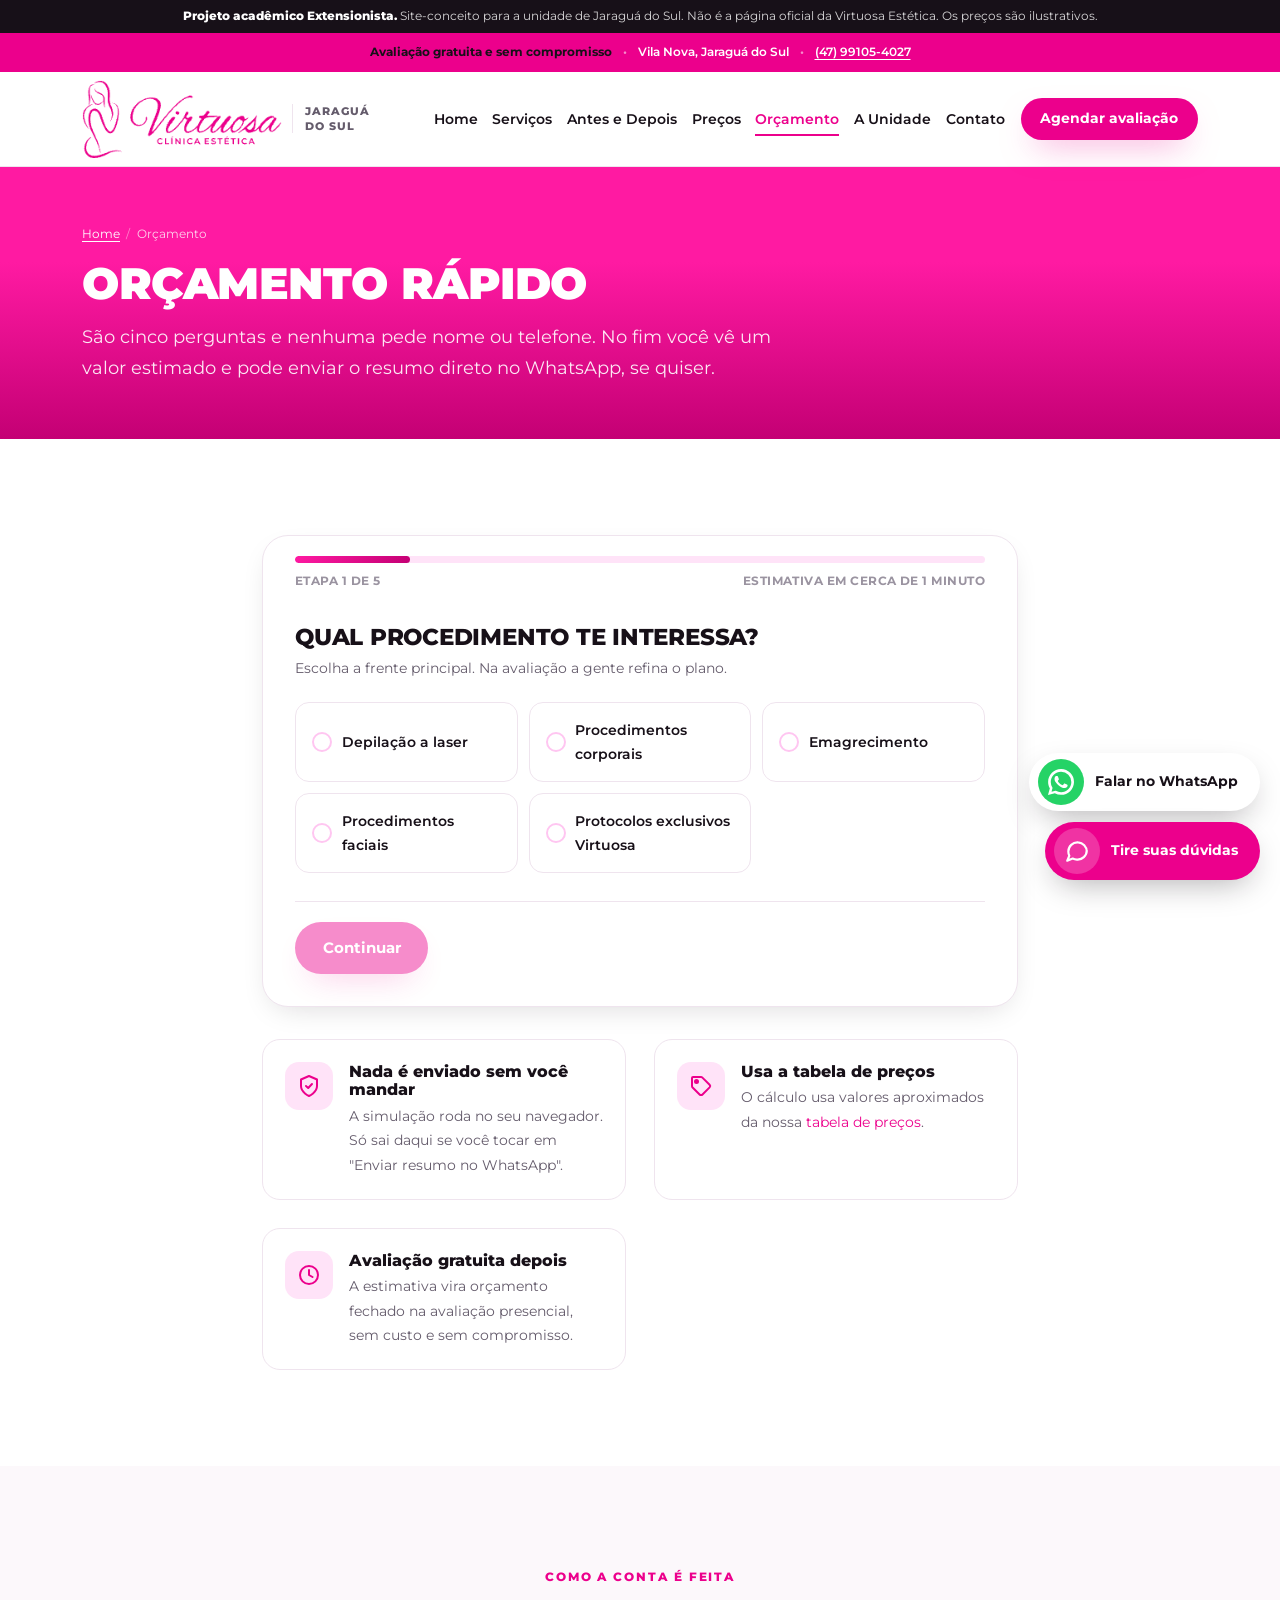
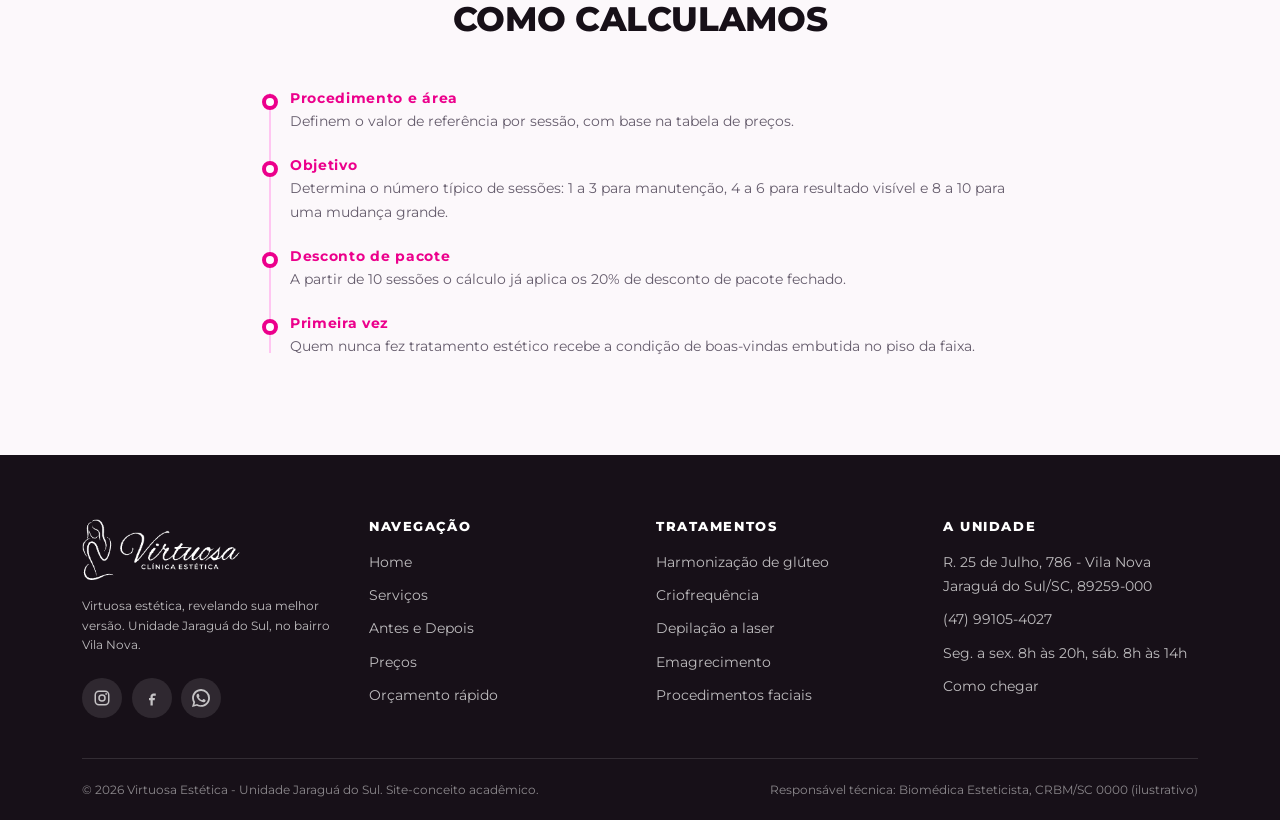
<file: orcamento.html>
<!DOCTYPE html>
<html lang="pt-BR">
<head>
  <meta charset="UTF-8">
  <meta name="viewport" content="width=device-width, initial-scale=1">
  <title>Orçamento rápido | Virtuosa Estética Jaraguá do Sul</title>
  <meta name="description" content="Simule em 1 minuto quanto custa o seu tratamento na Virtuosa de Jaraguá do Sul. Cinco perguntas, valor estimado na hora e resumo pronto para enviar no WhatsApp.">
  <link rel="canonical" href="https://virtuosa-jaragua.com.br/orcamento.html">
  <meta name="theme-color" content="#EC008C">
  <meta name="robots" content="index, follow">

  <!-- Compartilhamento em redes sociais -->
  <meta property="og:type" content="website">
  <meta property="og:locale" content="pt_BR">
  <meta property="og:site_name" content="Virtuosa Estética Jaraguá do Sul">
  <meta property="og:title" content="Orçamento rápido | Virtuosa Estética Jaraguá do Sul">
  <meta property="og:description" content="Simule em 1 minuto quanto custa o seu tratamento na Virtuosa de Jaraguá do Sul. Cinco perguntas, valor estimado na hora e resumo pronto para enviar no WhatsApp.">
  <meta property="og:url" content="https://virtuosa-jaragua.com.br/orcamento.html">
  <meta property="og:image" content="https://virtuosa-jaragua.com.br/assets/img/unidade.jpg">

  <link rel="icon" href="assets/img/favicon.png" type="image/png">
  <link rel="stylesheet" href="assets/css/base.css">
  <link rel="stylesheet" href="assets/css/components.css">
  <link rel="stylesheet" href="assets/css/pages.css">
</head>
<body>
<div class="demo-flag">
  <b>Projeto acadêmico Extensionista.</b> Site-conceito para a unidade de Jaraguá do Sul.
  Não é a página oficial da Virtuosa Estética. Os preços são ilustrativos.
</div>

<div class="topbar">
  <strong>Avaliação gratuita e sem compromisso</strong>
  <span class="sep">•</span> Vila Nova, Jaraguá do Sul
  <span class="sep">•</span> <a data-tel href="tel:+5547991054027">(47) 99105-4027</a>
</div>

<header class="header">
  <div class="container header__inner">
    <a class="brand" href="index.html">
      <img class="brand__logo" src="assets/img/logo.png" width="241" height="94" alt="Virtuosa Clínica Estética">
      <span class="brand__unit">Jaraguá<br>do Sul</span>
    </a>

    <nav class="nav">
      <ul>
            <li><a href="index.html">Home</a></li>
            <li><a href="servicos.html">Serviços</a></li>
            <li><a href="antes-depois.html">Antes e Depois</a></li>
            <li><a href="precos.html">Preços</a></li>
            <li><a href="orcamento.html" aria-current="page">Orçamento</a></li>
            <li><a href="sobre.html">A Unidade</a></li>
            <li><a href="contato.html">Contato</a></li>
      </ul>
    </nav>

    <a class="btn btn--sm header__cta" data-wa="avaliacao" href="#">Agendar avaliação</a>

    <button class="nav-toggle" type="button" aria-expanded="false" aria-controls="menu-mobile" aria-label="Abrir menu">
      <span></span><span></span><span></span>
    </button>
  </div>
</header>

<!-- Menu mobile -->
<div class="drawer" id="menu-mobile">
  <div class="drawer__panel">
    <div class="drawer__head">
      <img class="brand__logo" src="assets/img/logo.png" width="241" height="94" alt="Virtuosa Clínica Estética">
      <button class="drawer__close" type="button" aria-label="Fechar menu">&times;</button>
    </div>
    <nav>
      <ul>
          <li><a href="index.html">Home</a></li>
          <li><a href="servicos.html">Serviços</a></li>
          <li><a href="antes-depois.html">Antes e Depois</a></li>
          <li><a href="precos.html">Preços</a></li>
          <li><a href="orcamento.html" aria-current="page">Orçamento</a></li>
          <li><a href="sobre.html">A Unidade</a></li>
          <li><a href="contato.html">Contato</a></li>
      </ul>
    </nav>
    <a class="btn btn--wa btn--block" data-wa="avaliacao" href="#"><svg viewBox="0 0 24 24" fill="currentColor"><path d="M17.47 14.38c-.3-.15-1.76-.87-2.03-.97-.27-.1-.47-.15-.67.15s-.77.97-.94 1.17-.35.22-.65.07a8.1 8.1 0 0 1-2.39-1.47 9 9 0 0 1-1.65-2.06c-.17-.3 0-.46.13-.61.14-.14.3-.35.45-.52.15-.17.2-.3.3-.5.1-.2.05-.37-.02-.52-.08-.15-.67-1.61-.92-2.2-.24-.58-.49-.5-.67-.51h-.57c-.2 0-.52.07-.79.37s-1.04 1.02-1.04 2.48 1.07 2.88 1.22 3.08c.15.2 2.1 3.2 5.08 4.49.71.3 1.26.49 1.69.63.71.22 1.36.19 1.87.12.57-.09 1.76-.72 2-1.41.25-.7.25-1.29.18-1.42-.07-.13-.27-.2-.57-.35zM12.05 21.5h-.01a9.5 9.5 0 0 1-4.83-1.32l-.35-.2-3.59.94.96-3.5-.23-.36a9.42 9.42 0 0 1-1.45-5.04c0-5.2 4.25-9.44 9.5-9.44a9.4 9.4 0 0 1 6.7 2.78 9.35 9.35 0 0 1 2.78 6.67c0 5.2-4.26 9.44-9.48 9.44zM20.5 3.5A11.8 11.8 0 0 0 12.05 0C5.46 0 .1 5.35.1 11.92c0 2.1.55 4.15 1.6 5.96L0 24l6.3-1.65a11.9 11.9 0 0 0 5.74 1.46h.01c6.58 0 11.94-5.35 11.95-11.92a11.85 11.85 0 0 0-3.5-8.39z"/></svg> Agendar no WhatsApp</a>
  </div>
</div>

<main id="conteudo">

<section class="page-head">
  <div class="container">
    <nav class="breadcrumb">
      <ol>
        <li><a href="index.html">Home</a></li>
        <li aria-current="page">Orçamento</li>
      </ol>
    </nav>
    <h1>Orçamento rápido</h1>
    <p class="lead">São cinco perguntas e nenhuma pede nome ou telefone. No fim você vê um valor estimado e pode enviar o resumo direto no WhatsApp, se quiser.</p>
  </div>
</section>

<section class="section">
  <div class="container container-narrow">

    <!-- simulador (ver orcamento.js) -->
    <div class="quote" id="simulador">
      <div class="quote__progress">
        <div class="quote__bar"><span></span></div>
        <div class="quote__steps">
          <span data-step-label>Etapa 1 de 5</span>
          <span>Estimativa em cerca de 1 minuto</span>
        </div>
      </div>

      <div class="quote__body">

        <!-- Etapa 1 -->
        <div class="step is-active">
          <h2 class="step__q">Qual procedimento te interessa?</h2>
          <p class="step__help">Escolha a frente principal. Na avaliação a gente refina o plano.</p>
          <div class="options">
          <label class="option">
            <input type="radio" name="categoria" value="laser">
            <span>Depilação a laser</span>
          </label>
          <label class="option">
            <input type="radio" name="categoria" value="corporais">
            <span>Procedimentos corporais</span>
          </label>
          <label class="option">
            <input type="radio" name="categoria" value="emagrecimento">
            <span>Emagrecimento</span>
          </label>
          <label class="option">
            <input type="radio" name="categoria" value="faciais">
            <span>Procedimentos faciais</span>
          </label>
          <label class="option">
            <input type="radio" name="categoria" value="exclusivos">
            <span>Protocolos exclusivos Virtuosa</span>
          </label>
          </div>
        </div>

        <!-- Etapa 2 -->
        <div class="step">
          <h2 class="step__q">Qual área você quer tratar?</h2>
          <p class="step__help">As opções mudam conforme o procedimento escolhido.</p>
          <div class="options" data-areas>
            <p class="hint">Escolha primeiro o procedimento na etapa anterior.</p>
          </div>
        </div>

        <!-- Etapa 3 -->
        <div class="step">
          <h2 class="step__q">Qual é o seu objetivo?</h2>
          <p class="step__help">Isso define quantas sessões o protocolo costuma pedir.</p>
          <div class="options">
          <label class="option">
            <input type="radio" name="objetivo" value="manutencao">
            <span>Manter o que já conquistei</span>
          </label>
          <label class="option">
            <input type="radio" name="objetivo" value="resultado">
            <span>Um resultado visível</span>
          </label>
          <label class="option">
            <input type="radio" name="objetivo" value="transformacao">
            <span>Mudança grande</span>
          </label>
          </div>
        </div>

        <!-- Etapa 4 -->
        <div class="step">
          <h2 class="step__q">Você já fez algum tratamento estético antes?</h2>
          <p class="step__help">Quem nunca fez recebe a condição de boas-vindas na primeira sessão.</p>
          <div class="options">
          <label class="option">
            <input type="radio" name="experiencia" value="sim">
            <span>Sim, já fiz</span>
          </label>
          <label class="option">
            <input type="radio" name="experiencia" value="nao">
            <span>Nunca fiz</span>
          </label>
          </div>
        </div>

        <!-- Etapa 5 -->
        <div class="step" data-required="false">
          <h2 class="step__q">Qual sua faixa etária? <span class="muted small">(opcional)</span></h2>
          <p class="step__help">Ajuda a equipe a preparar a avaliação. Não muda o valor estimado.</p>
          <div class="options">
          <label class="option">
            <input type="radio" name="idade" value="18-29">
            <span>18 a 29 anos</span>
          </label>
          <label class="option">
            <input type="radio" name="idade" value="30-44">
            <span>30 a 44 anos</span>
          </label>
          <label class="option">
            <input type="radio" name="idade" value="45+">
            <span>45 anos ou mais</span>
          </label>
          <label class="option">
            <input type="radio" name="idade" value="prefiro-nao">
            <span>Prefiro não informar</span>
          </label>
          </div>
        </div>

        <!-- Etapa 6 resultado -->
        <div class="step">
          <div class="estimate">
            <p class="estimate__label">Valor estimado</p>
            <p class="estimate__value" data-estimativa>-</p>
            <p class="estimate__note" data-plano></p>
          </div>

          <div class="summary">
            <h3 class="h4 mb-2">Resumo das suas respostas</h3>
            <dl data-resumo></dl>
          </div>

          <div class="notice">
            <svg viewBox="0 0 24 24" fill="none" stroke="currentColor" stroke-width="2" stroke-linecap="round" stroke-linejoin="round"><circle cx="12" cy="12" r="9.5"/><line x1="12" y1="11" x2="12" y2="16.5"/><circle cx="12" cy="7.8" r="1" fill="currentColor"/></svg>
            <p>
              É só uma <strong>estimativa, calculada no seu navegador</strong>.
              O valor certo sai na avaliação gratuita.
            </p>
          </div>

          <div class="flex gap wrap mt-3">
            <a class="btn btn--wa btn--lg" data-wa-orcamento href="#"><svg viewBox="0 0 24 24" fill="currentColor"><path d="M17.47 14.38c-.3-.15-1.76-.87-2.03-.97-.27-.1-.47-.15-.67.15s-.77.97-.94 1.17-.35.22-.65.07a8.1 8.1 0 0 1-2.39-1.47 9 9 0 0 1-1.65-2.06c-.17-.3 0-.46.13-.61.14-.14.3-.35.45-.52.15-.17.2-.3.3-.5.1-.2.05-.37-.02-.52-.08-.15-.67-1.61-.92-2.2-.24-.58-.49-.5-.67-.51h-.57c-.2 0-.52.07-.79.37s-1.04 1.02-1.04 2.48 1.07 2.88 1.22 3.08c.15.2 2.1 3.2 5.08 4.49.71.3 1.26.49 1.69.63.71.22 1.36.19 1.87.12.57-.09 1.76-.72 2-1.41.25-.7.25-1.29.18-1.42-.07-.13-.27-.2-.57-.35zM12.05 21.5h-.01a9.5 9.5 0 0 1-4.83-1.32l-.35-.2-3.59.94.96-3.5-.23-.36a9.42 9.42 0 0 1-1.45-5.04c0-5.2 4.25-9.44 9.5-9.44a9.4 9.4 0 0 1 6.7 2.78 9.35 9.35 0 0 1 2.78 6.67c0 5.2-4.26 9.44-9.48 9.44zM20.5 3.5A11.8 11.8 0 0 0 12.05 0C5.46 0 .1 5.35.1 11.92c0 2.1.55 4.15 1.6 5.96L0 24l6.3-1.65a11.9 11.9 0 0 0 5.74 1.46h.01c6.58 0 11.94-5.35 11.95-11.92a11.85 11.85 0 0 0-3.5-8.39z"/></svg> Enviar resumo no WhatsApp</a>
            <button class="btn btn--outline btn--lg" type="button" data-acao="refazer">Refazer simulação</button>
          </div>
        </div>

        <div class="quote__nav">
          <button class="btn btn--outline" type="button" data-acao="voltar" hidden>Voltar</button>
          <button class="btn" type="button" data-acao="avancar" disabled>Continuar</button>
        </div>
      </div>
    </div>

    <div class="grid grid-3 mt-4">
      <article class="feature">
        <span class="feature__icon"><svg viewBox="0 0 24 24" fill="none" stroke="currentColor" stroke-width="2" stroke-linecap="round" stroke-linejoin="round"><path d="M12 22s8-3.5 8-10V5.5L12 2 4 5.5V12c0 6.5 8 10 8 10z"/><polyline points="9 12 11.2 14 15 10"/></svg></span>
        <div><h3>Nada é enviado sem você mandar</h3>
        <p>A simulação roda no seu navegador. Só sai daqui se você tocar em "Enviar resumo no WhatsApp".</p></div>
      </article>
      <article class="feature">
        <span class="feature__icon"><svg viewBox="0 0 24 24" fill="none" stroke="currentColor" stroke-width="2" stroke-linecap="round" stroke-linejoin="round"><path d="M20.6 13.4l-7.1 7.1a2 2 0 0 1-2.9 0l-7-7A2 2 0 0 1 3 12V4a1 1 0 0 1 1-1h8a2 2 0 0 1 1.4.6l7.2 7.1a2 2 0 0 1 0 2.7z"/><circle cx="7.5" cy="7.5" r="1.5" fill="currentColor"/></svg></span>
        <div><h3>Usa a tabela de preços</h3>
        <p>O cálculo usa valores aproximados da nossa <a href="precos.html">tabela de preços</a>.</p></div>
      </article>
      <article class="feature">
        <span class="feature__icon"><svg viewBox="0 0 24 24" fill="none" stroke="currentColor" stroke-width="2" stroke-linecap="round" stroke-linejoin="round"><circle cx="12" cy="12" r="9"/><polyline points="12 7 12 12 15.5 14"/></svg></span>
        <div><h3>Avaliação gratuita depois</h3>
        <p>A estimativa vira orçamento fechado na avaliação presencial, sem custo e sem compromisso.</p></div>
      </article>
    </div>

  </div>
</section>

<section class="section section--alt">
  <div class="container container-narrow">
    <div class="section-head section-head--center">
      <span class="eyebrow">Como a conta é feita</span>
      <h2>Como calculamos</h2>
    </div>
    <ol class="timeline">
      <li><b>Procedimento e área</b>
        <p class="small muted">Definem o valor de referência por sessão, com base na tabela de preços.</p></li>
      <li><b>Objetivo</b>
        <p class="small muted">Determina o número típico de sessões: 1 a 3 para manutenção, 4 a 6 para
        resultado visível e 8 a 10 para uma mudança grande.</p></li>
      <li><b>Desconto de pacote</b>
        <p class="small muted">A partir de 10 sessões o cálculo já aplica os 20% de desconto de pacote fechado.</p></li>
      <li><b>Primeira vez</b>
        <p class="small muted">Quem nunca fez tratamento estético recebe a condição de boas-vindas embutida no piso da faixa.</p></li>
    </ol>
  </div>
</section>

</main>

<footer class="footer">
  <div class="container">
    <div class="footer__grid">
      <div>
        <div class="footer__brand"><img src="assets/img/logo-branco.png" width="241" height="94" alt="Virtuosa Clínica Estética"></div>
        <p class="tiny mt-2" style="max-width:26rem">
          Virtuosa estética, revelando sua melhor versão. Unidade Jaraguá do Sul, no bairro Vila Nova.
        </p>
        <ul class="footer__social mt-3">
          <li><a href="https://www.instagram.com/virtuosajaraguavilanova/" target="_blank" rel="noopener" data-social="instagram" aria-label="Instagram da unidade"><svg viewBox="0 0 24 24" fill="none" stroke="currentColor" stroke-width="2"><rect x="3" y="3" width="18" height="18" rx="5"/><circle cx="12" cy="12" r="4"/><circle cx="17.5" cy="6.5" r="1.2" fill="currentColor" stroke="none"/></svg></a></li>
          <li><a href="https://www.facebook.com/clinicavirtuosajaraguavilanova/" target="_blank" rel="noopener" data-social="facebook" aria-label="Facebook da unidade"><svg viewBox="0 0 24 24" fill="currentColor"><path d="M14 9h3V6h-3c-2.2 0-4 1.8-4 4v2H8v3h2v7h3v-7h2.5l.5-3H13v-2c0-.6.4-1 1-1z"/></svg></a></li>
          <li><a data-wa="geral" href="#" aria-label="WhatsApp da unidade"><svg viewBox="0 0 24 24" fill="currentColor"><path d="M17.47 14.38c-.3-.15-1.76-.87-2.03-.97-.27-.1-.47-.15-.67.15s-.77.97-.94 1.17-.35.22-.65.07a8.1 8.1 0 0 1-2.39-1.47 9 9 0 0 1-1.65-2.06c-.17-.3 0-.46.13-.61.14-.14.3-.35.45-.52.15-.17.2-.3.3-.5.1-.2.05-.37-.02-.52-.08-.15-.67-1.61-.92-2.2-.24-.58-.49-.5-.67-.51h-.57c-.2 0-.52.07-.79.37s-1.04 1.02-1.04 2.48 1.07 2.88 1.22 3.08c.15.2 2.1 3.2 5.08 4.49.71.3 1.26.49 1.69.63.71.22 1.36.19 1.87.12.57-.09 1.76-.72 2-1.41.25-.7.25-1.29.18-1.42-.07-.13-.27-.2-.57-.35zM12.05 21.5h-.01a9.5 9.5 0 0 1-4.83-1.32l-.35-.2-3.59.94.96-3.5-.23-.36a9.42 9.42 0 0 1-1.45-5.04c0-5.2 4.25-9.44 9.5-9.44a9.4 9.4 0 0 1 6.7 2.78 9.35 9.35 0 0 1 2.78 6.67c0 5.2-4.26 9.44-9.48 9.44zM20.5 3.5A11.8 11.8 0 0 0 12.05 0C5.46 0 .1 5.35.1 11.92c0 2.1.55 4.15 1.6 5.96L0 24l6.3-1.65a11.9 11.9 0 0 0 5.74 1.46h.01c6.58 0 11.94-5.35 11.95-11.92a11.85 11.85 0 0 0-3.5-8.39z"/></svg></a></li>
        </ul>
      </div>

      <div>
        <h3>Navegação</h3>
        <ul>
          <li><a href="index.html">Home</a></li>
          <li><a href="servicos.html">Serviços</a></li>
          <li><a href="antes-depois.html">Antes e Depois</a></li>
          <li><a href="precos.html">Preços</a></li>
          <li><a href="orcamento.html">Orçamento rápido</a></li>
        </ul>
      </div>

      <div>
        <h3>Tratamentos</h3>
        <ul>
          <li><a href="servicos.html?cat=exclusivos">Harmonização de glúteo</a></li>
          <li><a href="servicos.html?cat=corporais">Criofrequência</a></li>
          <li><a href="servicos.html?cat=laser">Depilação a laser</a></li>
          <li><a href="servicos.html?cat=emagrecimento">Emagrecimento</a></li>
          <li><a href="servicos.html?cat=faciais">Procedimentos faciais</a></li>
        </ul>
      </div>

      <div>
        <h3>A unidade</h3>
        <ul>
          <li>R. 25 de Julho, 786 - Vila Nova<br>Jaraguá do Sul/SC, 89259-000</li>
          <li><a data-tel href="tel:+5547991054027">(47) 99105-4027</a></li>
          <li>Seg. a sex. 8h às 20h, sáb. 8h às 14h</li>
          <li><a href="contato.html#mapa">Como chegar</a></li>
        </ul>
      </div>
    </div>

    <div class="footer__bottom">
      <span>© <span data-ano>2026</span> Virtuosa Estética - Unidade Jaraguá do Sul. Site-conceito acadêmico.</span>
      <span>Responsável técnica: Biomédica Esteticista, CRBM/SC 0000 (ilustrativo)</span>
    </div>
  </div>
</footer>

<!-- whatsapp e chat -->
<div class="floaters">
  <a class="floater floater--wa" data-wa="geral" href="#">
    <span class="floater__icon"><svg viewBox="0 0 24 24" fill="currentColor"><path d="M17.47 14.38c-.3-.15-1.76-.87-2.03-.97-.27-.1-.47-.15-.67.15s-.77.97-.94 1.17-.35.22-.65.07a8.1 8.1 0 0 1-2.39-1.47 9 9 0 0 1-1.65-2.06c-.17-.3 0-.46.13-.61.14-.14.3-.35.45-.52.15-.17.2-.3.3-.5.1-.2.05-.37-.02-.52-.08-.15-.67-1.61-.92-2.2-.24-.58-.49-.5-.67-.51h-.57c-.2 0-.52.07-.79.37s-1.04 1.02-1.04 2.48 1.07 2.88 1.22 3.08c.15.2 2.1 3.2 5.08 4.49.71.3 1.26.49 1.69.63.71.22 1.36.19 1.87.12.57-.09 1.76-.72 2-1.41.25-.7.25-1.29.18-1.42-.07-.13-.27-.2-.57-.35zM12.05 21.5h-.01a9.5 9.5 0 0 1-4.83-1.32l-.35-.2-3.59.94.96-3.5-.23-.36a9.42 9.42 0 0 1-1.45-5.04c0-5.2 4.25-9.44 9.5-9.44a9.4 9.4 0 0 1 6.7 2.78 9.35 9.35 0 0 1 2.78 6.67c0 5.2-4.26 9.44-9.48 9.44zM20.5 3.5A11.8 11.8 0 0 0 12.05 0C5.46 0 .1 5.35.1 11.92c0 2.1.55 4.15 1.6 5.96L0 24l6.3-1.65a11.9 11.9 0 0 0 5.74 1.46h.01c6.58 0 11.94-5.35 11.95-11.92a11.85 11.85 0 0 0-3.5-8.39z"/></svg></span>
    <span class="floater__label">Falar no WhatsApp</span>
  </a>
  <button class="floater floater--chat" id="chat-open" type="button" aria-controls="chat" aria-expanded="false">
    <span class="floater__icon"><svg viewBox="0 0 24 24" fill="none" stroke="currentColor" stroke-width="2" stroke-linecap="round" stroke-linejoin="round"><path d="M21 11.5a8.4 8.4 0 0 1-9 8.4 8.9 8.9 0 0 1-4-.9L3 21l1.9-4.6a8.4 8.4 0 0 1-.9-3.9 8.4 8.4 0 0 1 9-8.4 8.4 8.4 0 0 1 8 8.4z"/></svg></span>
    <span class="floater__label">Tire suas dúvidas</span>
  </button>
</div>

<!-- chat -->
<section class="chat" id="chat" hidden>
  <header class="chat__header">
    <span class="chat__avatar">Vi</span>
    <div>
      <div class="chat__title">Assistente Virtuosa</div>
      <div class="chat__status">Respondemos na hora</div>
    </div>
    <button class="chat__close" type="button" aria-label="Fechar assistente">&times;</button>
  </header>
  <div class="chat__body"></div>
  <div class="chat__quick"></div>
  <p class="chat__foot">Assistente automática. Para falar com uma pessoa, escolha "Falar com atendente".</p>
</section>

<script src="assets/js/config.js"></script>
<script src="assets/js/main.js"></script>
<script src="assets/js/chatbot.js"></script>
<script src="assets/js/orcamento.js"></script>
</body>
</html>
</file>
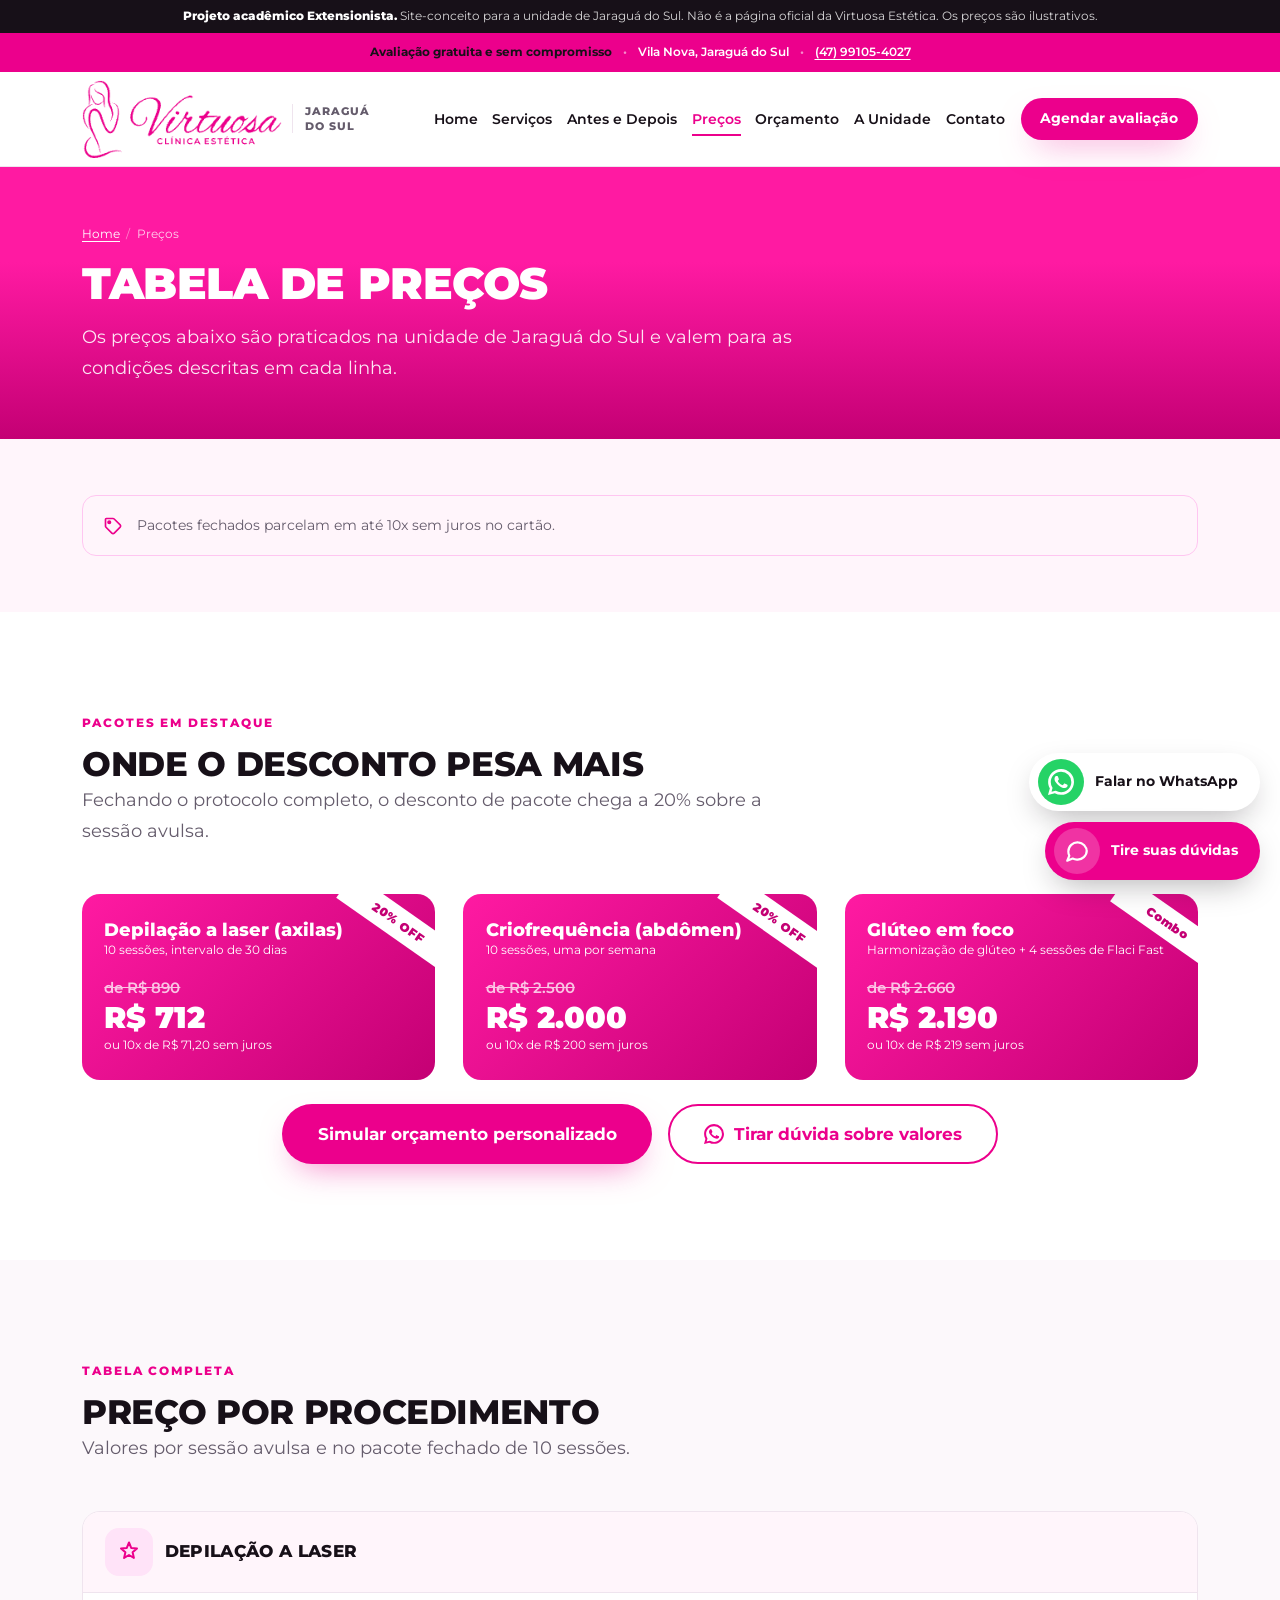
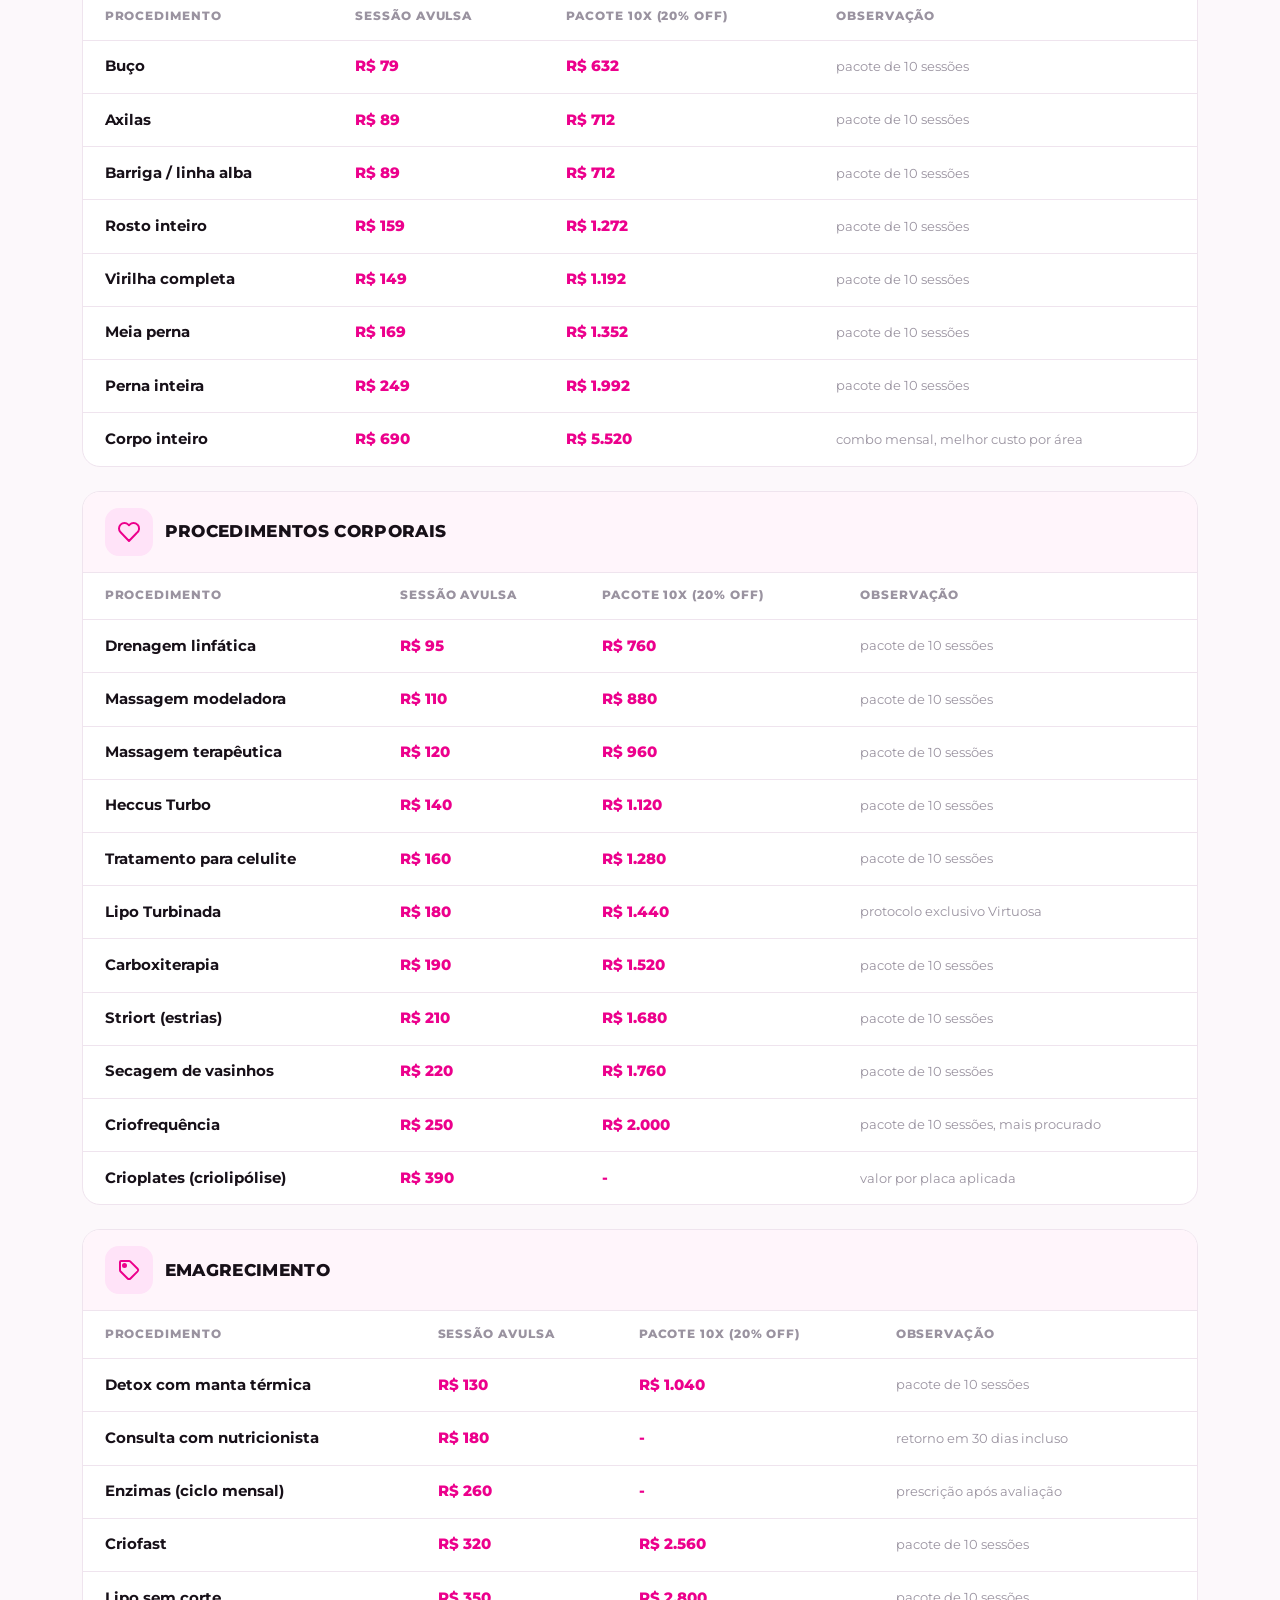
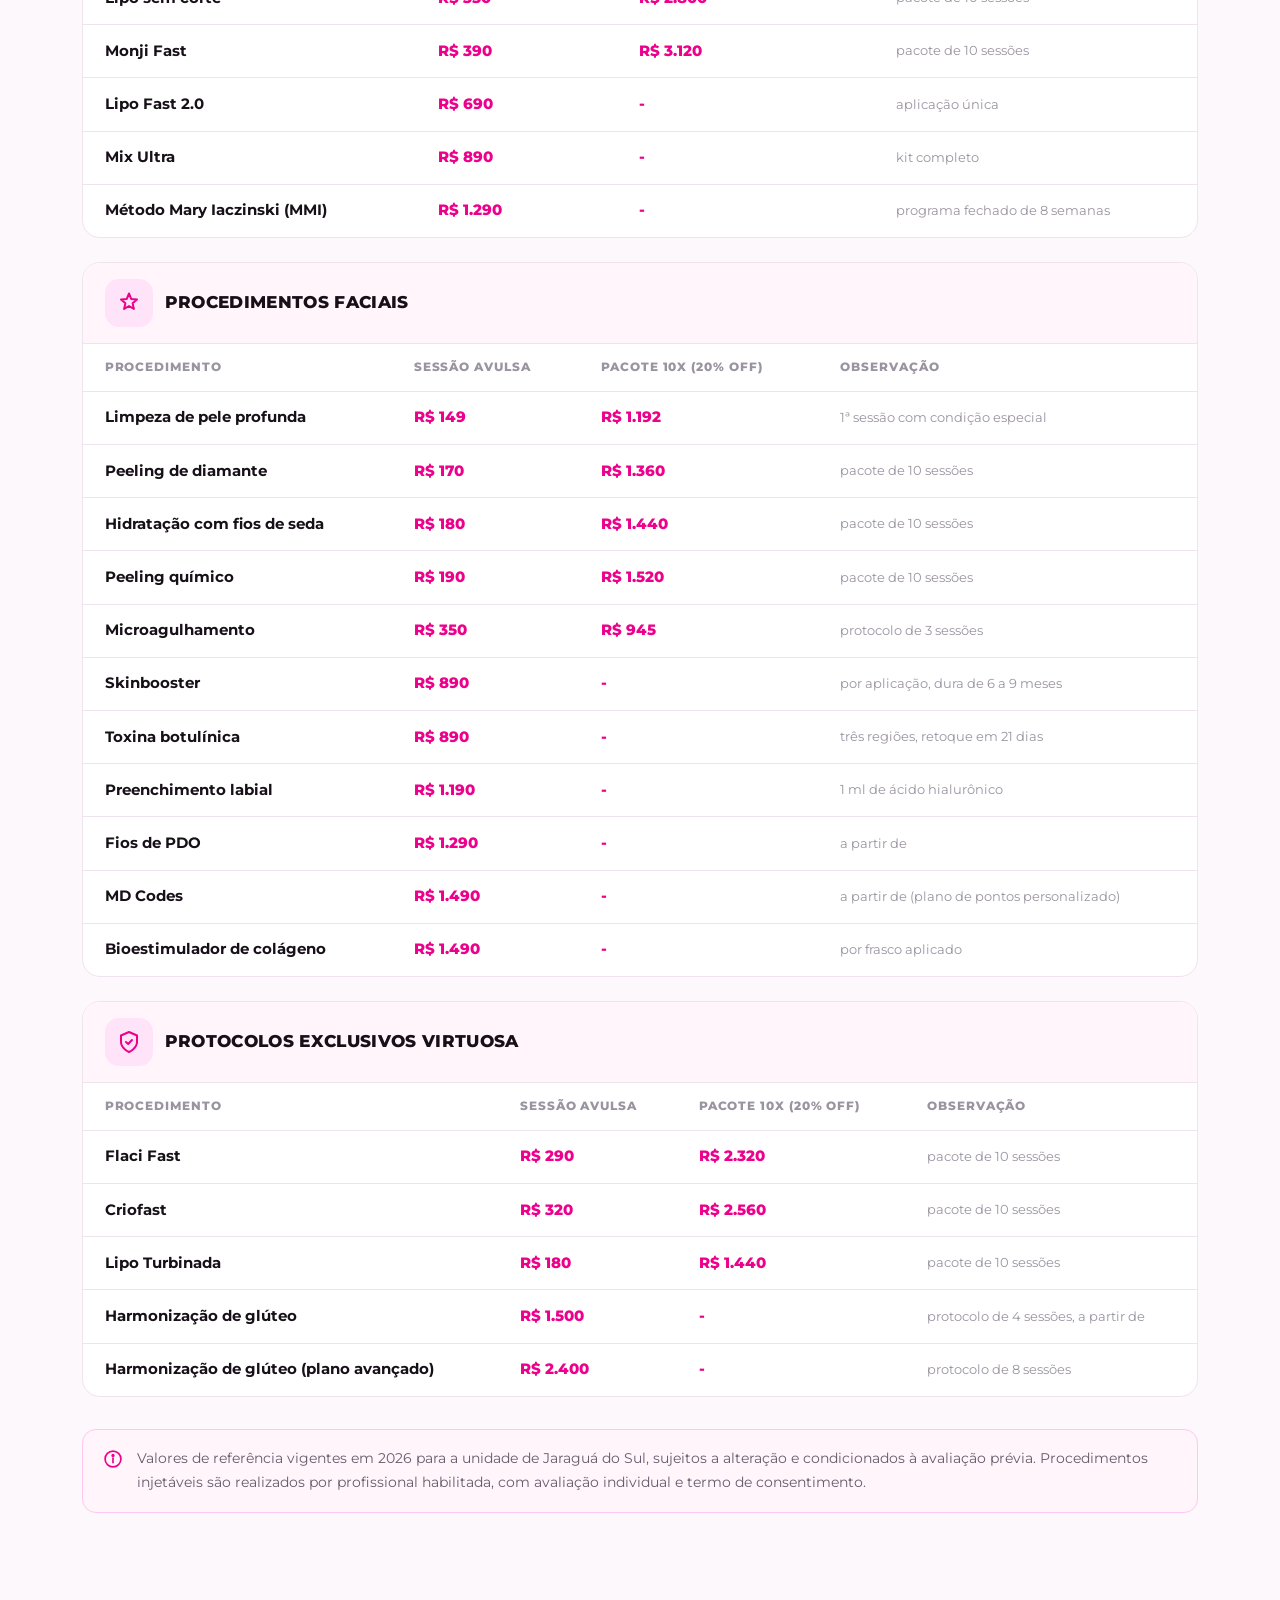
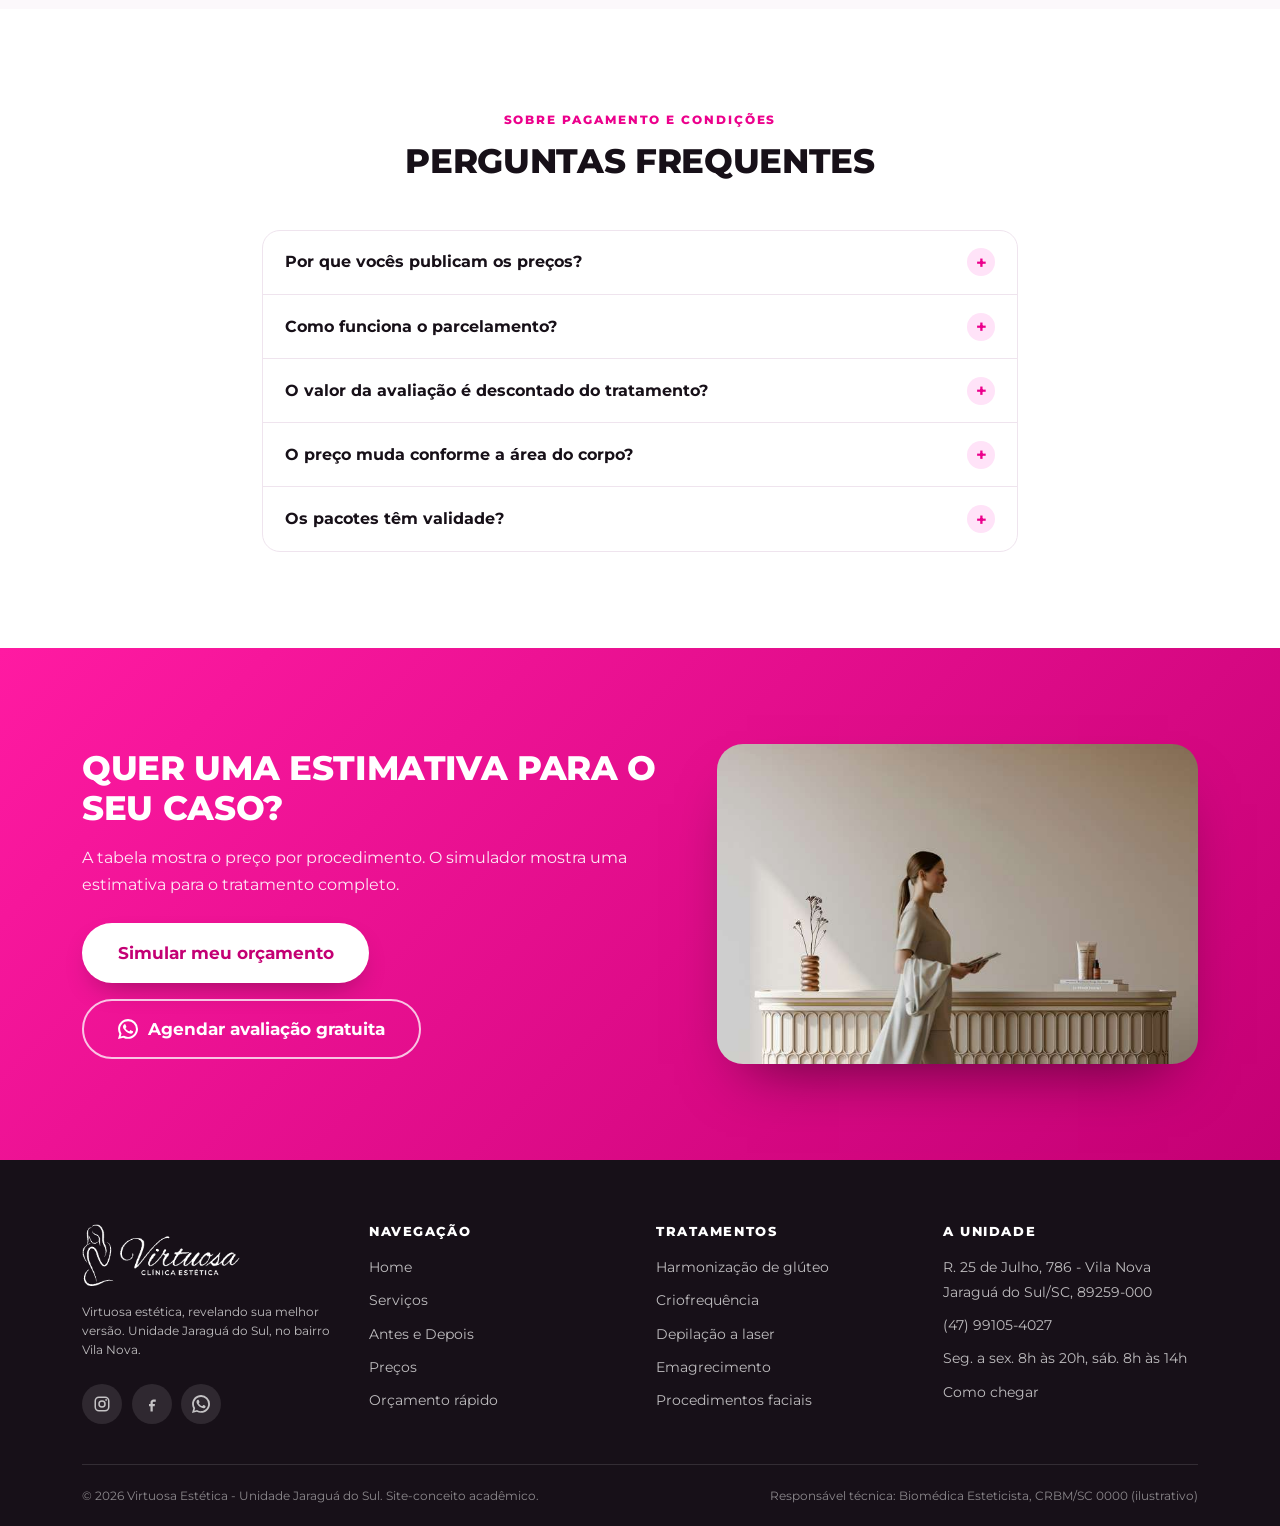
<file: precos.html>
<!DOCTYPE html>
<html lang="pt-BR">
<head>
  <meta charset="UTF-8">
  <meta name="viewport" content="width=device-width, initial-scale=1">
  <title>Tabela de preços | Virtuosa Estética Jaraguá do Sul</title>
  <meta name="description" content="Preços de estética em Jaraguá do Sul: depilação a laser a partir de R$ 89, criofrequência a partir de R$ 250 e harmonização de glúteo a partir de R$ 1.500. Pacotes com até 20% de desconto.">
  <link rel="canonical" href="https://virtuosa-jaragua.com.br/precos.html">
  <meta name="theme-color" content="#EC008C">
  <meta name="robots" content="index, follow">

  <!-- redes sociais -->
  <meta property="og:type" content="website">
  <meta property="og:locale" content="pt_BR">
  <meta property="og:site_name" content="Virtuosa Estética Jaraguá do Sul">
  <meta property="og:title" content="Tabela de preços | Virtuosa Estética Jaraguá do Sul">
  <meta property="og:description" content="Preços de estética em Jaraguá do Sul: depilação a laser a partir de R$ 89, criofrequência a partir de R$ 250 e harmonização de glúteo a partir de R$ 1.500. Pacotes com até 20% de desconto.">
  <meta property="og:url" content="https://virtuosa-jaragua.com.br/precos.html">
  <meta property="og:image" content="https://virtuosa-jaragua.com.br/assets/img/unidade.jpg">

  <link rel="icon" href="assets/img/favicon.png" type="image/png">
  <link rel="stylesheet" href="assets/css/base.css">
  <link rel="stylesheet" href="assets/css/components.css">
  <link rel="stylesheet" href="assets/css/pages.css">
</head>
<body>
<div class="demo-flag">
  <b>Projeto acadêmico Extensionista.</b> Site-conceito para a unidade de Jaraguá do Sul.
  Não é a página oficial da Virtuosa Estética. Os preços são ilustrativos.
</div>

<div class="topbar">
  <strong>Avaliação gratuita e sem compromisso</strong>
  <span class="sep">•</span> Vila Nova, Jaraguá do Sul
  <span class="sep">•</span> <a data-tel href="tel:+5547991054027">(47) 99105-4027</a>
</div>

<header class="header">
  <div class="container header__inner">
    <a class="brand" href="index.html">
      <img class="brand__logo" src="assets/img/logo.png" width="241" height="94" alt="Virtuosa Clínica Estética">
      <span class="brand__unit">Jaraguá<br>do Sul</span>
    </a>

    <nav class="nav">
      <ul>
            <li><a href="index.html">Home</a></li>
            <li><a href="servicos.html">Serviços</a></li>
            <li><a href="antes-depois.html">Antes e Depois</a></li>
            <li><a href="precos.html" aria-current="page">Preços</a></li>
            <li><a href="orcamento.html">Orçamento</a></li>
            <li><a href="sobre.html">A Unidade</a></li>
            <li><a href="contato.html">Contato</a></li>
      </ul>
    </nav>

    <a class="btn btn--sm header__cta" data-wa="avaliacao" href="#">Agendar avaliação</a>

    <button class="nav-toggle" type="button" aria-expanded="false" aria-controls="menu-mobile" aria-label="Abrir menu">
      <span></span><span></span><span></span>
    </button>
  </div>
</header>

<!-- Menu mobile -->
<div class="drawer" id="menu-mobile">
  <div class="drawer__panel">
    <div class="drawer__head">
      <img class="brand__logo" src="assets/img/logo.png" width="241" height="94" alt="Virtuosa Clínica Estética">
      <button class="drawer__close" type="button" aria-label="Fechar menu">&times;</button>
    </div>
    <nav>
      <ul>
          <li><a href="index.html">Home</a></li>
          <li><a href="servicos.html">Serviços</a></li>
          <li><a href="antes-depois.html">Antes e Depois</a></li>
          <li><a href="precos.html" aria-current="page">Preços</a></li>
          <li><a href="orcamento.html">Orçamento</a></li>
          <li><a href="sobre.html">A Unidade</a></li>
          <li><a href="contato.html">Contato</a></li>
      </ul>
    </nav>
    <a class="btn btn--wa btn--block" data-wa="avaliacao" href="#"><svg viewBox="0 0 24 24" fill="currentColor"><path d="M17.47 14.38c-.3-.15-1.76-.87-2.03-.97-.27-.1-.47-.15-.67.15s-.77.97-.94 1.17-.35.22-.65.07a8.1 8.1 0 0 1-2.39-1.47 9 9 0 0 1-1.65-2.06c-.17-.3 0-.46.13-.61.14-.14.3-.35.45-.52.15-.17.2-.3.3-.5.1-.2.05-.37-.02-.52-.08-.15-.67-1.61-.92-2.2-.24-.58-.49-.5-.67-.51h-.57c-.2 0-.52.07-.79.37s-1.04 1.02-1.04 2.48 1.07 2.88 1.22 3.08c.15.2 2.1 3.2 5.08 4.49.71.3 1.26.49 1.69.63.71.22 1.36.19 1.87.12.57-.09 1.76-.72 2-1.41.25-.7.25-1.29.18-1.42-.07-.13-.27-.2-.57-.35zM12.05 21.5h-.01a9.5 9.5 0 0 1-4.83-1.32l-.35-.2-3.59.94.96-3.5-.23-.36a9.42 9.42 0 0 1-1.45-5.04c0-5.2 4.25-9.44 9.5-9.44a9.4 9.4 0 0 1 6.7 2.78 9.35 9.35 0 0 1 2.78 6.67c0 5.2-4.26 9.44-9.48 9.44zM20.5 3.5A11.8 11.8 0 0 0 12.05 0C5.46 0 .1 5.35.1 11.92c0 2.1.55 4.15 1.6 5.96L0 24l6.3-1.65a11.9 11.9 0 0 0 5.74 1.46h.01c6.58 0 11.94-5.35 11.95-11.92a11.85 11.85 0 0 0-3.5-8.39z"/></svg> Agendar no WhatsApp</a>
  </div>
</div>

<main id="conteudo">

<section class="page-head">
  <div class="container">
    <nav class="breadcrumb">
      <ol>
        <li><a href="index.html">Home</a></li>
        <li aria-current="page">Preços</li>
      </ol>
    </nav>
    <h1>Tabela de preços</h1>
    <p class="lead">Os preços abaixo são praticados na unidade de Jaraguá do Sul e valem para as condições descritas em cada linha.</p>
  </div>
</section>

<section class="section-tight section--pink">
  <div class="container">
    <div class="notice">
      <svg viewBox="0 0 24 24" fill="none" stroke="currentColor" stroke-width="2" stroke-linecap="round" stroke-linejoin="round"><path d="M20.6 13.4l-7.1 7.1a2 2 0 0 1-2.9 0l-7-7A2 2 0 0 1 3 12V4a1 1 0 0 1 1-1h8a2 2 0 0 1 1.4.6l7.2 7.1a2 2 0 0 1 0 2.7z"/><circle cx="7.5" cy="7.5" r="1.5" fill="currentColor"/></svg>
      <p>
        Pacotes fechados parcelam em até 10x sem juros no cartão.
      </p>
    </div>
  </div>
</section>

<section class="section">
  <div class="container">
    <div class="section-head">
      <span class="eyebrow">Pacotes em destaque</span>
      <h2>Onde o desconto pesa mais</h2>
      <p class="lead">Fechando o protocolo completo, o desconto de pacote chega a 20% sobre a sessão avulsa.</p>
    </div>

    <div class="grid grid-3 mb-3">
      <article class="pack reveal">
        <span class="pack__off">20% OFF</span>
        <h3>Depilação a laser (axilas)</h3>
        <p class="tiny">10 sessões, intervalo de 30 dias</p>
        <p class="pack__was mt-2">de R$ 890</p>
        <p class="pack__price">R$ 712</p>
        <p class="tiny">ou 10x de R$ 71,20 sem juros</p>
      </article>
      <article class="pack reveal">
        <span class="pack__off">20% OFF</span>
        <h3>Criofrequência (abdômen)</h3>
        <p class="tiny">10 sessões, uma por semana</p>
        <p class="pack__was mt-2">de R$ 2.500</p>
        <p class="pack__price">R$ 2.000</p>
        <p class="tiny">ou 10x de R$ 200 sem juros</p>
      </article>
      <article class="pack reveal">
        <span class="pack__off">Combo</span>
        <h3>Glúteo em foco</h3>
        <p class="tiny">Harmonização de glúteo + 4 sessões de Flaci Fast</p>
        <p class="pack__was mt-2">de R$ 2.660</p>
        <p class="pack__price">R$ 2.190</p>
        <p class="tiny">ou 10x de R$ 219 sem juros</p>
      </article>
    </div>

    <div class="flex gap wrap" style="justify-content:center">
      <a class="btn btn--lg" href="orcamento.html">Simular orçamento personalizado</a>
      <a class="btn btn--outline btn--lg" data-wa="precos" href="#"><svg viewBox="0 0 24 24" fill="currentColor"><path d="M17.47 14.38c-.3-.15-1.76-.87-2.03-.97-.27-.1-.47-.15-.67.15s-.77.97-.94 1.17-.35.22-.65.07a8.1 8.1 0 0 1-2.39-1.47 9 9 0 0 1-1.65-2.06c-.17-.3 0-.46.13-.61.14-.14.3-.35.45-.52.15-.17.2-.3.3-.5.1-.2.05-.37-.02-.52-.08-.15-.67-1.61-.92-2.2-.24-.58-.49-.5-.67-.51h-.57c-.2 0-.52.07-.79.37s-1.04 1.02-1.04 2.48 1.07 2.88 1.22 3.08c.15.2 2.1 3.2 5.08 4.49.71.3 1.26.49 1.69.63.71.22 1.36.19 1.87.12.57-.09 1.76-.72 2-1.41.25-.7.25-1.29.18-1.42-.07-.13-.27-.2-.57-.35zM12.05 21.5h-.01a9.5 9.5 0 0 1-4.83-1.32l-.35-.2-3.59.94.96-3.5-.23-.36a9.42 9.42 0 0 1-1.45-5.04c0-5.2 4.25-9.44 9.5-9.44a9.4 9.4 0 0 1 6.7 2.78 9.35 9.35 0 0 1 2.78 6.67c0 5.2-4.26 9.44-9.48 9.44zM20.5 3.5A11.8 11.8 0 0 0 12.05 0C5.46 0 .1 5.35.1 11.92c0 2.1.55 4.15 1.6 5.96L0 24l6.3-1.65a11.9 11.9 0 0 0 5.74 1.46h.01c6.58 0 11.94-5.35 11.95-11.92a11.85 11.85 0 0 0-3.5-8.39z"/></svg> Tirar dúvida sobre valores</a>
    </div>
  </div>
</section>

<section class="section section--alt">
  <div class="container">
    <div class="section-head">
      <span class="eyebrow">Tabela completa</span>
      <h2 id="tabelas">Preço por procedimento</h2>
      <p class="lead">
        Valores por sessão avulsa e no pacote fechado de 10 sessões.
      </p>
    </div>

    <div class="grid" style="gap:1.5rem">
      <div class="price-table reveal" id="laser">
        <div class="price-table__head">
          <span class="feature__icon"><svg viewBox="0 0 24 24" fill="none" stroke="currentColor" stroke-width="2" stroke-linecap="round" stroke-linejoin="round"><path d="M12 2.5l2.2 5.4 5.8.5-4.4 3.8 1.3 5.7L12 15l-4.9 2.9 1.3-5.7L4 8.4l5.8-.5z"/></svg></span>
          <h3>Depilação a laser</h3>
        </div>
        <table>
          <thead>
            <tr><th scope="col">Procedimento</th><th scope="col">Sessão avulsa</th>
                <th scope="col">Pacote 10x (20% OFF)</th><th scope="col">Observação</th></tr>
          </thead>
          <tbody>
            <tr>
              <td class="proc">Buço</td>
              <td class="val">R$ 79</td>
              <td class="val">R$ 632</td>
              <td class="obs">pacote de 10 sessões</td>
            </tr>
            <tr>
              <td class="proc">Axilas</td>
              <td class="val">R$ 89</td>
              <td class="val">R$ 712</td>
              <td class="obs">pacote de 10 sessões</td>
            </tr>
            <tr>
              <td class="proc">Barriga / linha alba</td>
              <td class="val">R$ 89</td>
              <td class="val">R$ 712</td>
              <td class="obs">pacote de 10 sessões</td>
            </tr>
            <tr>
              <td class="proc">Rosto inteiro</td>
              <td class="val">R$ 159</td>
              <td class="val">R$ 1.272</td>
              <td class="obs">pacote de 10 sessões</td>
            </tr>
            <tr>
              <td class="proc">Virilha completa</td>
              <td class="val">R$ 149</td>
              <td class="val">R$ 1.192</td>
              <td class="obs">pacote de 10 sessões</td>
            </tr>
            <tr>
              <td class="proc">Meia perna</td>
              <td class="val">R$ 169</td>
              <td class="val">R$ 1.352</td>
              <td class="obs">pacote de 10 sessões</td>
            </tr>
            <tr>
              <td class="proc">Perna inteira</td>
              <td class="val">R$ 249</td>
              <td class="val">R$ 1.992</td>
              <td class="obs">pacote de 10 sessões</td>
            </tr>
            <tr>
              <td class="proc">Corpo inteiro</td>
              <td class="val">R$ 690</td>
              <td class="val">R$ 5.520</td>
              <td class="obs">combo mensal, melhor custo por área</td>
            </tr>
          </tbody>
        </table>
      </div>

      <div class="price-table reveal" id="corporais">
        <div class="price-table__head">
          <span class="feature__icon"><svg viewBox="0 0 24 24" fill="none" stroke="currentColor" stroke-width="2" stroke-linecap="round" stroke-linejoin="round"><path d="M20.4 4.6a5.4 5.4 0 0 0-7.7 0L12 5.3l-.7-.7a5.4 5.4 0 1 0-7.7 7.7l.7.7L12 21l7.7-8a5.4 5.4 0 0 0 .7-8.4z"/></svg></span>
          <h3>Procedimentos corporais</h3>
        </div>
        <table>
          <thead>
            <tr><th scope="col">Procedimento</th><th scope="col">Sessão avulsa</th>
                <th scope="col">Pacote 10x (20% OFF)</th><th scope="col">Observação</th></tr>
          </thead>
          <tbody>
            <tr>
              <td class="proc">Drenagem linfática</td>
              <td class="val">R$ 95</td>
              <td class="val">R$ 760</td>
              <td class="obs">pacote de 10 sessões</td>
            </tr>
            <tr>
              <td class="proc">Massagem modeladora</td>
              <td class="val">R$ 110</td>
              <td class="val">R$ 880</td>
              <td class="obs">pacote de 10 sessões</td>
            </tr>
            <tr>
              <td class="proc">Massagem terapêutica</td>
              <td class="val">R$ 120</td>
              <td class="val">R$ 960</td>
              <td class="obs">pacote de 10 sessões</td>
            </tr>
            <tr>
              <td class="proc">Heccus Turbo</td>
              <td class="val">R$ 140</td>
              <td class="val">R$ 1.120</td>
              <td class="obs">pacote de 10 sessões</td>
            </tr>
            <tr>
              <td class="proc">Tratamento para celulite</td>
              <td class="val">R$ 160</td>
              <td class="val">R$ 1.280</td>
              <td class="obs">pacote de 10 sessões</td>
            </tr>
            <tr>
              <td class="proc">Lipo Turbinada</td>
              <td class="val">R$ 180</td>
              <td class="val">R$ 1.440</td>
              <td class="obs">protocolo exclusivo Virtuosa</td>
            </tr>
            <tr>
              <td class="proc">Carboxiterapia</td>
              <td class="val">R$ 190</td>
              <td class="val">R$ 1.520</td>
              <td class="obs">pacote de 10 sessões</td>
            </tr>
            <tr>
              <td class="proc">Striort (estrias)</td>
              <td class="val">R$ 210</td>
              <td class="val">R$ 1.680</td>
              <td class="obs">pacote de 10 sessões</td>
            </tr>
            <tr>
              <td class="proc">Secagem de vasinhos</td>
              <td class="val">R$ 220</td>
              <td class="val">R$ 1.760</td>
              <td class="obs">pacote de 10 sessões</td>
            </tr>
            <tr>
              <td class="proc">Criofrequência</td>
              <td class="val">R$ 250</td>
              <td class="val">R$ 2.000</td>
              <td class="obs">pacote de 10 sessões, mais procurado</td>
            </tr>
            <tr>
              <td class="proc">Crioplates (criolipólise)</td>
              <td class="val">R$ 390</td>
              <td class="val">-</td>
              <td class="obs">valor por placa aplicada</td>
            </tr>
          </tbody>
        </table>
      </div>

      <div class="price-table reveal" id="emagrecimento">
        <div class="price-table__head">
          <span class="feature__icon"><svg viewBox="0 0 24 24" fill="none" stroke="currentColor" stroke-width="2" stroke-linecap="round" stroke-linejoin="round"><path d="M20.6 13.4l-7.1 7.1a2 2 0 0 1-2.9 0l-7-7A2 2 0 0 1 3 12V4a1 1 0 0 1 1-1h8a2 2 0 0 1 1.4.6l7.2 7.1a2 2 0 0 1 0 2.7z"/><circle cx="7.5" cy="7.5" r="1.5" fill="currentColor"/></svg></span>
          <h3>Emagrecimento</h3>
        </div>
        <table>
          <thead>
            <tr><th scope="col">Procedimento</th><th scope="col">Sessão avulsa</th>
                <th scope="col">Pacote 10x (20% OFF)</th><th scope="col">Observação</th></tr>
          </thead>
          <tbody>
            <tr>
              <td class="proc">Detox com manta térmica</td>
              <td class="val">R$ 130</td>
              <td class="val">R$ 1.040</td>
              <td class="obs">pacote de 10 sessões</td>
            </tr>
            <tr>
              <td class="proc">Consulta com nutricionista</td>
              <td class="val">R$ 180</td>
              <td class="val">-</td>
              <td class="obs">retorno em 30 dias incluso</td>
            </tr>
            <tr>
              <td class="proc">Enzimas (ciclo mensal)</td>
              <td class="val">R$ 260</td>
              <td class="val">-</td>
              <td class="obs">prescrição após avaliação</td>
            </tr>
            <tr>
              <td class="proc">Criofast</td>
              <td class="val">R$ 320</td>
              <td class="val">R$ 2.560</td>
              <td class="obs">pacote de 10 sessões</td>
            </tr>
            <tr>
              <td class="proc">Lipo sem corte</td>
              <td class="val">R$ 350</td>
              <td class="val">R$ 2.800</td>
              <td class="obs">pacote de 10 sessões</td>
            </tr>
            <tr>
              <td class="proc">Monji Fast</td>
              <td class="val">R$ 390</td>
              <td class="val">R$ 3.120</td>
              <td class="obs">pacote de 10 sessões</td>
            </tr>
            <tr>
              <td class="proc">Lipo Fast 2.0</td>
              <td class="val">R$ 690</td>
              <td class="val">-</td>
              <td class="obs">aplicação única</td>
            </tr>
            <tr>
              <td class="proc">Mix Ultra</td>
              <td class="val">R$ 890</td>
              <td class="val">-</td>
              <td class="obs">kit completo</td>
            </tr>
            <tr>
              <td class="proc">Método Mary Iaczinski (MMI)</td>
              <td class="val">R$ 1.290</td>
              <td class="val">-</td>
              <td class="obs">programa fechado de 8 semanas</td>
            </tr>
          </tbody>
        </table>
      </div>

      <div class="price-table reveal" id="faciais">
        <div class="price-table__head">
          <span class="feature__icon"><svg viewBox="0 0 24 24" fill="none" stroke="currentColor" stroke-width="2" stroke-linecap="round" stroke-linejoin="round"><path d="M12 2.5l2.2 5.4 5.8.5-4.4 3.8 1.3 5.7L12 15l-4.9 2.9 1.3-5.7L4 8.4l5.8-.5z"/></svg></span>
          <h3>Procedimentos faciais</h3>
        </div>
        <table>
          <thead>
            <tr><th scope="col">Procedimento</th><th scope="col">Sessão avulsa</th>
                <th scope="col">Pacote 10x (20% OFF)</th><th scope="col">Observação</th></tr>
          </thead>
          <tbody>
            <tr>
              <td class="proc">Limpeza de pele profunda</td>
              <td class="val">R$ 149</td>
              <td class="val">R$ 1.192</td>
              <td class="obs">1ª sessão com condição especial</td>
            </tr>
            <tr>
              <td class="proc">Peeling de diamante</td>
              <td class="val">R$ 170</td>
              <td class="val">R$ 1.360</td>
              <td class="obs">pacote de 10 sessões</td>
            </tr>
            <tr>
              <td class="proc">Hidratação com fios de seda</td>
              <td class="val">R$ 180</td>
              <td class="val">R$ 1.440</td>
              <td class="obs">pacote de 10 sessões</td>
            </tr>
            <tr>
              <td class="proc">Peeling químico</td>
              <td class="val">R$ 190</td>
              <td class="val">R$ 1.520</td>
              <td class="obs">pacote de 10 sessões</td>
            </tr>
            <tr>
              <td class="proc">Microagulhamento</td>
              <td class="val">R$ 350</td>
              <td class="val">R$ 945</td>
              <td class="obs">protocolo de 3 sessões</td>
            </tr>
            <tr>
              <td class="proc">Skinbooster</td>
              <td class="val">R$ 890</td>
              <td class="val">-</td>
              <td class="obs">por aplicação, dura de 6 a 9 meses</td>
            </tr>
            <tr>
              <td class="proc">Toxina botulínica</td>
              <td class="val">R$ 890</td>
              <td class="val">-</td>
              <td class="obs">três regiões, retoque em 21 dias</td>
            </tr>
            <tr>
              <td class="proc">Preenchimento labial</td>
              <td class="val">R$ 1.190</td>
              <td class="val">-</td>
              <td class="obs">1 ml de ácido hialurônico</td>
            </tr>
            <tr>
              <td class="proc">Fios de PDO</td>
              <td class="val">R$ 1.290</td>
              <td class="val">-</td>
              <td class="obs">a partir de</td>
            </tr>
            <tr>
              <td class="proc">MD Codes</td>
              <td class="val">R$ 1.490</td>
              <td class="val">-</td>
              <td class="obs">a partir de (plano de pontos personalizado)</td>
            </tr>
            <tr>
              <td class="proc">Bioestimulador de colágeno</td>
              <td class="val">R$ 1.490</td>
              <td class="val">-</td>
              <td class="obs">por frasco aplicado</td>
            </tr>
          </tbody>
        </table>
      </div>

      <div class="price-table reveal" id="exclusivos">
        <div class="price-table__head">
          <span class="feature__icon"><svg viewBox="0 0 24 24" fill="none" stroke="currentColor" stroke-width="2" stroke-linecap="round" stroke-linejoin="round"><path d="M12 22s8-3.5 8-10V5.5L12 2 4 5.5V12c0 6.5 8 10 8 10z"/><polyline points="9 12 11.2 14 15 10"/></svg></span>
          <h3>Protocolos exclusivos Virtuosa</h3>
        </div>
        <table>
          <thead>
            <tr><th scope="col">Procedimento</th><th scope="col">Sessão avulsa</th>
                <th scope="col">Pacote 10x (20% OFF)</th><th scope="col">Observação</th></tr>
          </thead>
          <tbody>
            <tr>
              <td class="proc">Flaci Fast</td>
              <td class="val">R$ 290</td>
              <td class="val">R$ 2.320</td>
              <td class="obs">pacote de 10 sessões</td>
            </tr>
            <tr>
              <td class="proc">Criofast</td>
              <td class="val">R$ 320</td>
              <td class="val">R$ 2.560</td>
              <td class="obs">pacote de 10 sessões</td>
            </tr>
            <tr>
              <td class="proc">Lipo Turbinada</td>
              <td class="val">R$ 180</td>
              <td class="val">R$ 1.440</td>
              <td class="obs">pacote de 10 sessões</td>
            </tr>
            <tr>
              <td class="proc">Harmonização de glúteo</td>
              <td class="val">R$ 1.500</td>
              <td class="val">-</td>
              <td class="obs">protocolo de 4 sessões, a partir de</td>
            </tr>
            <tr>
              <td class="proc">Harmonização de glúteo (plano avançado)</td>
              <td class="val">R$ 2.400</td>
              <td class="val">-</td>
              <td class="obs">protocolo de 8 sessões</td>
            </tr>
          </tbody>
        </table>
      </div>
    </div>

    <div class="notice mt-4">
      <svg viewBox="0 0 24 24" fill="none" stroke="currentColor" stroke-width="2" stroke-linecap="round" stroke-linejoin="round"><circle cx="12" cy="12" r="9.5"/><line x1="12" y1="11" x2="12" y2="16.5"/><circle cx="12" cy="7.8" r="1" fill="currentColor"/></svg>
      <p>
        Valores de referência vigentes em 2026 para a unidade de Jaraguá do Sul, sujeitos a alteração e
        condicionados à avaliação prévia. Procedimentos injetáveis são realizados por profissional
        habilitada, com avaliação individual e termo de consentimento.
        <!-- TODO: confirmar precos com a clinica -->
      </p>
    </div>
  </div>
</section>

<section class="section">
  <div class="container container-narrow">
    <div class="section-head section-head--center">
      <span class="eyebrow">Sobre pagamento e condições</span>
      <h2 id="faq">Perguntas frequentes</h2>
    </div>
    <div class="accordion">
      <div class="accordion__item">
        <h3><button class="accordion__trigger" type="button" aria-expanded="false" aria-controls="faq-precos-0">Por que vocês publicam os preços?</button></h3>
        <div class="accordion__panel" id="faq-precos-0"><p>Pra você saber quanto vai pagar antes de vir. Assim dá pra comparar e decidir com calma.</p></div>
      </div>
      <div class="accordion__item">
        <h3><button class="accordion__trigger" type="button" aria-expanded="false" aria-controls="faq-precos-1">Como funciona o parcelamento?</button></h3>
        <div class="accordion__panel" id="faq-precos-1"><p>Pacotes fechados podem ser divididos em até 10x sem juros no cartão de crédito. Também aceitamos Pix e dinheiro, com condição especial para pagamento à vista.</p></div>
      </div>
      <div class="accordion__item">
        <h3><button class="accordion__trigger" type="button" aria-expanded="false" aria-controls="faq-precos-2">O valor da avaliação é descontado do tratamento?</button></h3>
        <div class="accordion__panel" id="faq-precos-2"><p>Não precisa: a avaliação já é gratuita. Você só paga se decidir iniciar o protocolo.</p></div>
      </div>
      <div class="accordion__item">
        <h3><button class="accordion__trigger" type="button" aria-expanded="false" aria-controls="faq-precos-3">O preço muda conforme a área do corpo?</button></h3>
        <div class="accordion__panel" id="faq-precos-3"><p>Sim. Áreas maiores exigem mais tempo de sessão e mais insumos. Por isso a tabela separa por área e o simulador considera a região que você escolhe.</p></div>
      </div>
      <div class="accordion__item">
        <h3><button class="accordion__trigger" type="button" aria-expanded="false" aria-controls="faq-precos-4">Os pacotes têm validade?</button></h3>
        <div class="accordion__panel" id="faq-precos-4"><p>Sim, normalmente 12 meses a partir da primeira sessão. Dá tempo de sobra para terminar o protocolo.</p></div>
      </div>
    </div>
  </div>
</section>

<section class="cta-band">
  <div class="container cta-band__inner">
    <div>
      <h2>Quer uma estimativa para o seu caso?</h2>
      <p class="mt-2">
        A tabela mostra o preço por procedimento. O simulador mostra uma estimativa para o tratamento completo.
      </p>
      <div class="flex gap wrap mt-3">
        <a class="btn btn--white btn--lg" href="orcamento.html">Simular meu orçamento</a>
        <a class="btn btn--ghost-white btn--lg" data-wa="avaliacao" href="#"><svg viewBox="0 0 24 24" fill="currentColor"><path d="M17.47 14.38c-.3-.15-1.76-.87-2.03-.97-.27-.1-.47-.15-.67.15s-.77.97-.94 1.17-.35.22-.65.07a8.1 8.1 0 0 1-2.39-1.47 9 9 0 0 1-1.65-2.06c-.17-.3 0-.46.13-.61.14-.14.3-.35.45-.52.15-.17.2-.3.3-.5.1-.2.05-.37-.02-.52-.08-.15-.67-1.61-.92-2.2-.24-.58-.49-.5-.67-.51h-.57c-.2 0-.52.07-.79.37s-1.04 1.02-1.04 2.48 1.07 2.88 1.22 3.08c.15.2 2.1 3.2 5.08 4.49.71.3 1.26.49 1.69.63.71.22 1.36.19 1.87.12.57-.09 1.76-.72 2-1.41.25-.7.25-1.29.18-1.42-.07-.13-.27-.2-.57-.35zM12.05 21.5h-.01a9.5 9.5 0 0 1-4.83-1.32l-.35-.2-3.59.94.96-3.5-.23-.36a9.42 9.42 0 0 1-1.45-5.04c0-5.2 4.25-9.44 9.5-9.44a9.4 9.4 0 0 1 6.7 2.78 9.35 9.35 0 0 1 2.78 6.67c0 5.2-4.26 9.44-9.48 9.44zM20.5 3.5A11.8 11.8 0 0 0 12.05 0C5.46 0 .1 5.35.1 11.92c0 2.1.55 4.15 1.6 5.96L0 24l6.3-1.65a11.9 11.9 0 0 0 5.74 1.46h.01c6.58 0 11.94-5.35 11.95-11.92a11.85 11.85 0 0 0-3.5-8.39z"/></svg> Agendar avaliação gratuita</a>
      </div>
    </div>
    <div class="cta-band__img">
      <img src="assets/img/recepcao.jpg" loading="lazy" width="700" height="500"
           alt="Recepção da clínica">
    </div>
  </div>
</section>

</main>

<footer class="footer">
  <div class="container">
    <div class="footer__grid">
      <div>
        <div class="footer__brand"><img src="assets/img/logo-branco.png" width="241" height="94" alt="Virtuosa Clínica Estética"></div>
        <p class="tiny mt-2" style="max-width:26rem">
          Virtuosa estética, revelando sua melhor versão. Unidade Jaraguá do Sul, no bairro Vila Nova.
        </p>
        <ul class="footer__social mt-3">
          <li><a href="https://www.instagram.com/virtuosajaraguavilanova/" target="_blank" rel="noopener" data-social="instagram" aria-label="Instagram da unidade"><svg viewBox="0 0 24 24" fill="none" stroke="currentColor" stroke-width="2"><rect x="3" y="3" width="18" height="18" rx="5"/><circle cx="12" cy="12" r="4"/><circle cx="17.5" cy="6.5" r="1.2" fill="currentColor" stroke="none"/></svg></a></li>
          <li><a href="https://www.facebook.com/clinicavirtuosajaraguavilanova/" target="_blank" rel="noopener" data-social="facebook" aria-label="Facebook da unidade"><svg viewBox="0 0 24 24" fill="currentColor"><path d="M14 9h3V6h-3c-2.2 0-4 1.8-4 4v2H8v3h2v7h3v-7h2.5l.5-3H13v-2c0-.6.4-1 1-1z"/></svg></a></li>
          <li><a data-wa="geral" href="#" aria-label="WhatsApp da unidade"><svg viewBox="0 0 24 24" fill="currentColor"><path d="M17.47 14.38c-.3-.15-1.76-.87-2.03-.97-.27-.1-.47-.15-.67.15s-.77.97-.94 1.17-.35.22-.65.07a8.1 8.1 0 0 1-2.39-1.47 9 9 0 0 1-1.65-2.06c-.17-.3 0-.46.13-.61.14-.14.3-.35.45-.52.15-.17.2-.3.3-.5.1-.2.05-.37-.02-.52-.08-.15-.67-1.61-.92-2.2-.24-.58-.49-.5-.67-.51h-.57c-.2 0-.52.07-.79.37s-1.04 1.02-1.04 2.48 1.07 2.88 1.22 3.08c.15.2 2.1 3.2 5.08 4.49.71.3 1.26.49 1.69.63.71.22 1.36.19 1.87.12.57-.09 1.76-.72 2-1.41.25-.7.25-1.29.18-1.42-.07-.13-.27-.2-.57-.35zM12.05 21.5h-.01a9.5 9.5 0 0 1-4.83-1.32l-.35-.2-3.59.94.96-3.5-.23-.36a9.42 9.42 0 0 1-1.45-5.04c0-5.2 4.25-9.44 9.5-9.44a9.4 9.4 0 0 1 6.7 2.78 9.35 9.35 0 0 1 2.78 6.67c0 5.2-4.26 9.44-9.48 9.44zM20.5 3.5A11.8 11.8 0 0 0 12.05 0C5.46 0 .1 5.35.1 11.92c0 2.1.55 4.15 1.6 5.96L0 24l6.3-1.65a11.9 11.9 0 0 0 5.74 1.46h.01c6.58 0 11.94-5.35 11.95-11.92a11.85 11.85 0 0 0-3.5-8.39z"/></svg></a></li>
        </ul>
      </div>

      <div>
        <h3>Navegação</h3>
        <ul>
          <li><a href="index.html">Home</a></li>
          <li><a href="servicos.html">Serviços</a></li>
          <li><a href="antes-depois.html">Antes e Depois</a></li>
          <li><a href="precos.html">Preços</a></li>
          <li><a href="orcamento.html">Orçamento rápido</a></li>
        </ul>
      </div>

      <div>
        <h3>Tratamentos</h3>
        <ul>
          <li><a href="servicos.html?cat=exclusivos">Harmonização de glúteo</a></li>
          <li><a href="servicos.html?cat=corporais">Criofrequência</a></li>
          <li><a href="servicos.html?cat=laser">Depilação a laser</a></li>
          <li><a href="servicos.html?cat=emagrecimento">Emagrecimento</a></li>
          <li><a href="servicos.html?cat=faciais">Procedimentos faciais</a></li>
        </ul>
      </div>

      <div>
        <h3>A unidade</h3>
        <ul>
          <li>R. 25 de Julho, 786 - Vila Nova<br>Jaraguá do Sul/SC, 89259-000</li>
          <li><a data-tel href="tel:+5547991054027">(47) 99105-4027</a></li>
          <li>Seg. a sex. 8h às 20h, sáb. 8h às 14h</li>
          <li><a href="contato.html#mapa">Como chegar</a></li>
        </ul>
      </div>
    </div>

    <div class="footer__bottom">
      <span>© <span data-ano>2026</span> Virtuosa Estética - Unidade Jaraguá do Sul. Site-conceito acadêmico.</span>
      <span>Responsável técnica: Biomédica Esteticista, CRBM/SC 0000 (ilustrativo)</span>
    </div>
  </div>
</footer>

<!-- whatsapp e chat -->
<div class="floaters">
  <a class="floater floater--wa" data-wa="geral" href="#">
    <span class="floater__icon"><svg viewBox="0 0 24 24" fill="currentColor"><path d="M17.47 14.38c-.3-.15-1.76-.87-2.03-.97-.27-.1-.47-.15-.67.15s-.77.97-.94 1.17-.35.22-.65.07a8.1 8.1 0 0 1-2.39-1.47 9 9 0 0 1-1.65-2.06c-.17-.3 0-.46.13-.61.14-.14.3-.35.45-.52.15-.17.2-.3.3-.5.1-.2.05-.37-.02-.52-.08-.15-.67-1.61-.92-2.2-.24-.58-.49-.5-.67-.51h-.57c-.2 0-.52.07-.79.37s-1.04 1.02-1.04 2.48 1.07 2.88 1.22 3.08c.15.2 2.1 3.2 5.08 4.49.71.3 1.26.49 1.69.63.71.22 1.36.19 1.87.12.57-.09 1.76-.72 2-1.41.25-.7.25-1.29.18-1.42-.07-.13-.27-.2-.57-.35zM12.05 21.5h-.01a9.5 9.5 0 0 1-4.83-1.32l-.35-.2-3.59.94.96-3.5-.23-.36a9.42 9.42 0 0 1-1.45-5.04c0-5.2 4.25-9.44 9.5-9.44a9.4 9.4 0 0 1 6.7 2.78 9.35 9.35 0 0 1 2.78 6.67c0 5.2-4.26 9.44-9.48 9.44zM20.5 3.5A11.8 11.8 0 0 0 12.05 0C5.46 0 .1 5.35.1 11.92c0 2.1.55 4.15 1.6 5.96L0 24l6.3-1.65a11.9 11.9 0 0 0 5.74 1.46h.01c6.58 0 11.94-5.35 11.95-11.92a11.85 11.85 0 0 0-3.5-8.39z"/></svg></span>
    <span class="floater__label">Falar no WhatsApp</span>
  </a>
  <button class="floater floater--chat" id="chat-open" type="button" aria-controls="chat" aria-expanded="false">
    <span class="floater__icon"><svg viewBox="0 0 24 24" fill="none" stroke="currentColor" stroke-width="2" stroke-linecap="round" stroke-linejoin="round"><path d="M21 11.5a8.4 8.4 0 0 1-9 8.4 8.9 8.9 0 0 1-4-.9L3 21l1.9-4.6a8.4 8.4 0 0 1-.9-3.9 8.4 8.4 0 0 1 9-8.4 8.4 8.4 0 0 1 8 8.4z"/></svg></span>
    <span class="floater__label">Tire suas dúvidas</span>
  </button>
</div>

<!-- chat -->
<section class="chat" id="chat" hidden>
  <header class="chat__header">
    <span class="chat__avatar">Vi</span>
    <div>
      <div class="chat__title">Assistente Virtuosa</div>
      <div class="chat__status">Respondemos na hora</div>
    </div>
    <button class="chat__close" type="button" aria-label="Fechar assistente">&times;</button>
  </header>
  <div class="chat__body"></div>
  <div class="chat__quick"></div>
  <p class="chat__foot">Assistente automática. Para falar com uma pessoa, escolha "Falar com atendente".</p>
</section>

<script src="assets/js/config.js"></script>
<script src="assets/js/main.js"></script>
<script src="assets/js/chatbot.js"></script>
</body>
</html>
</file>
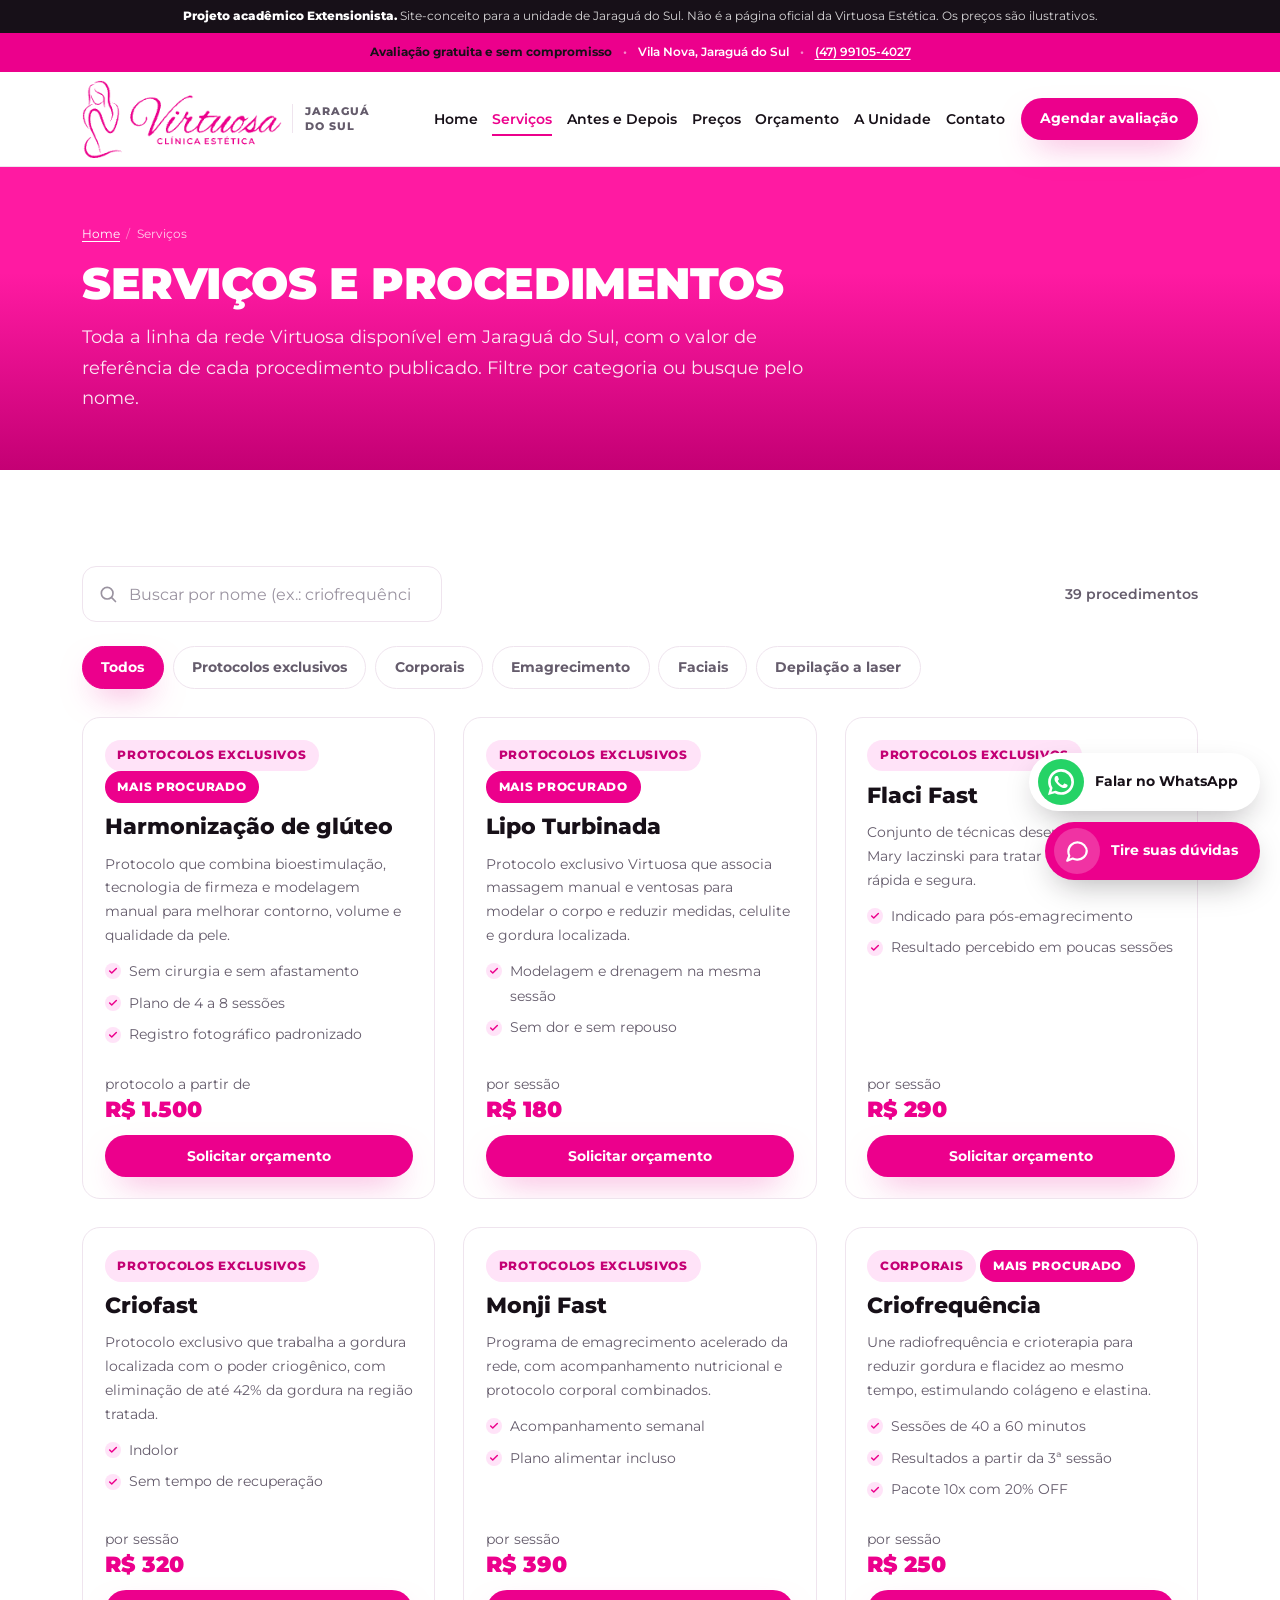
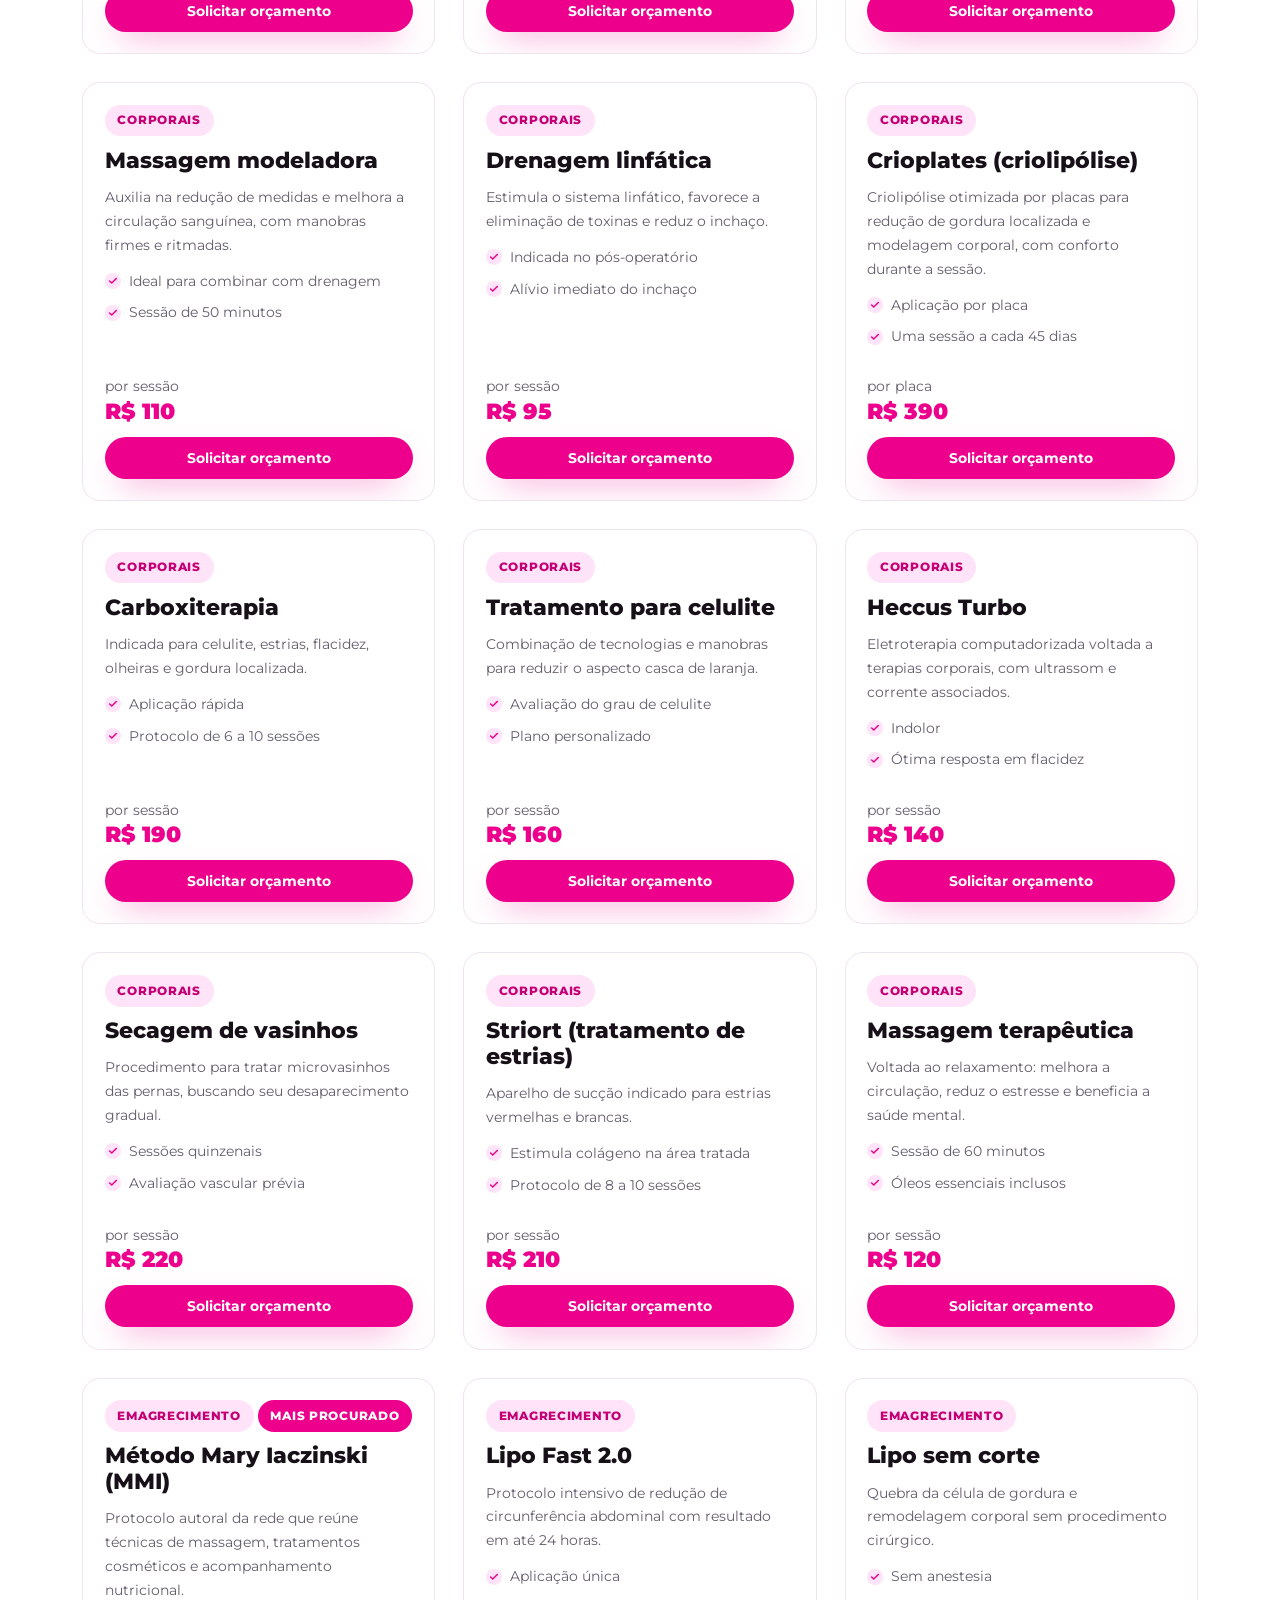
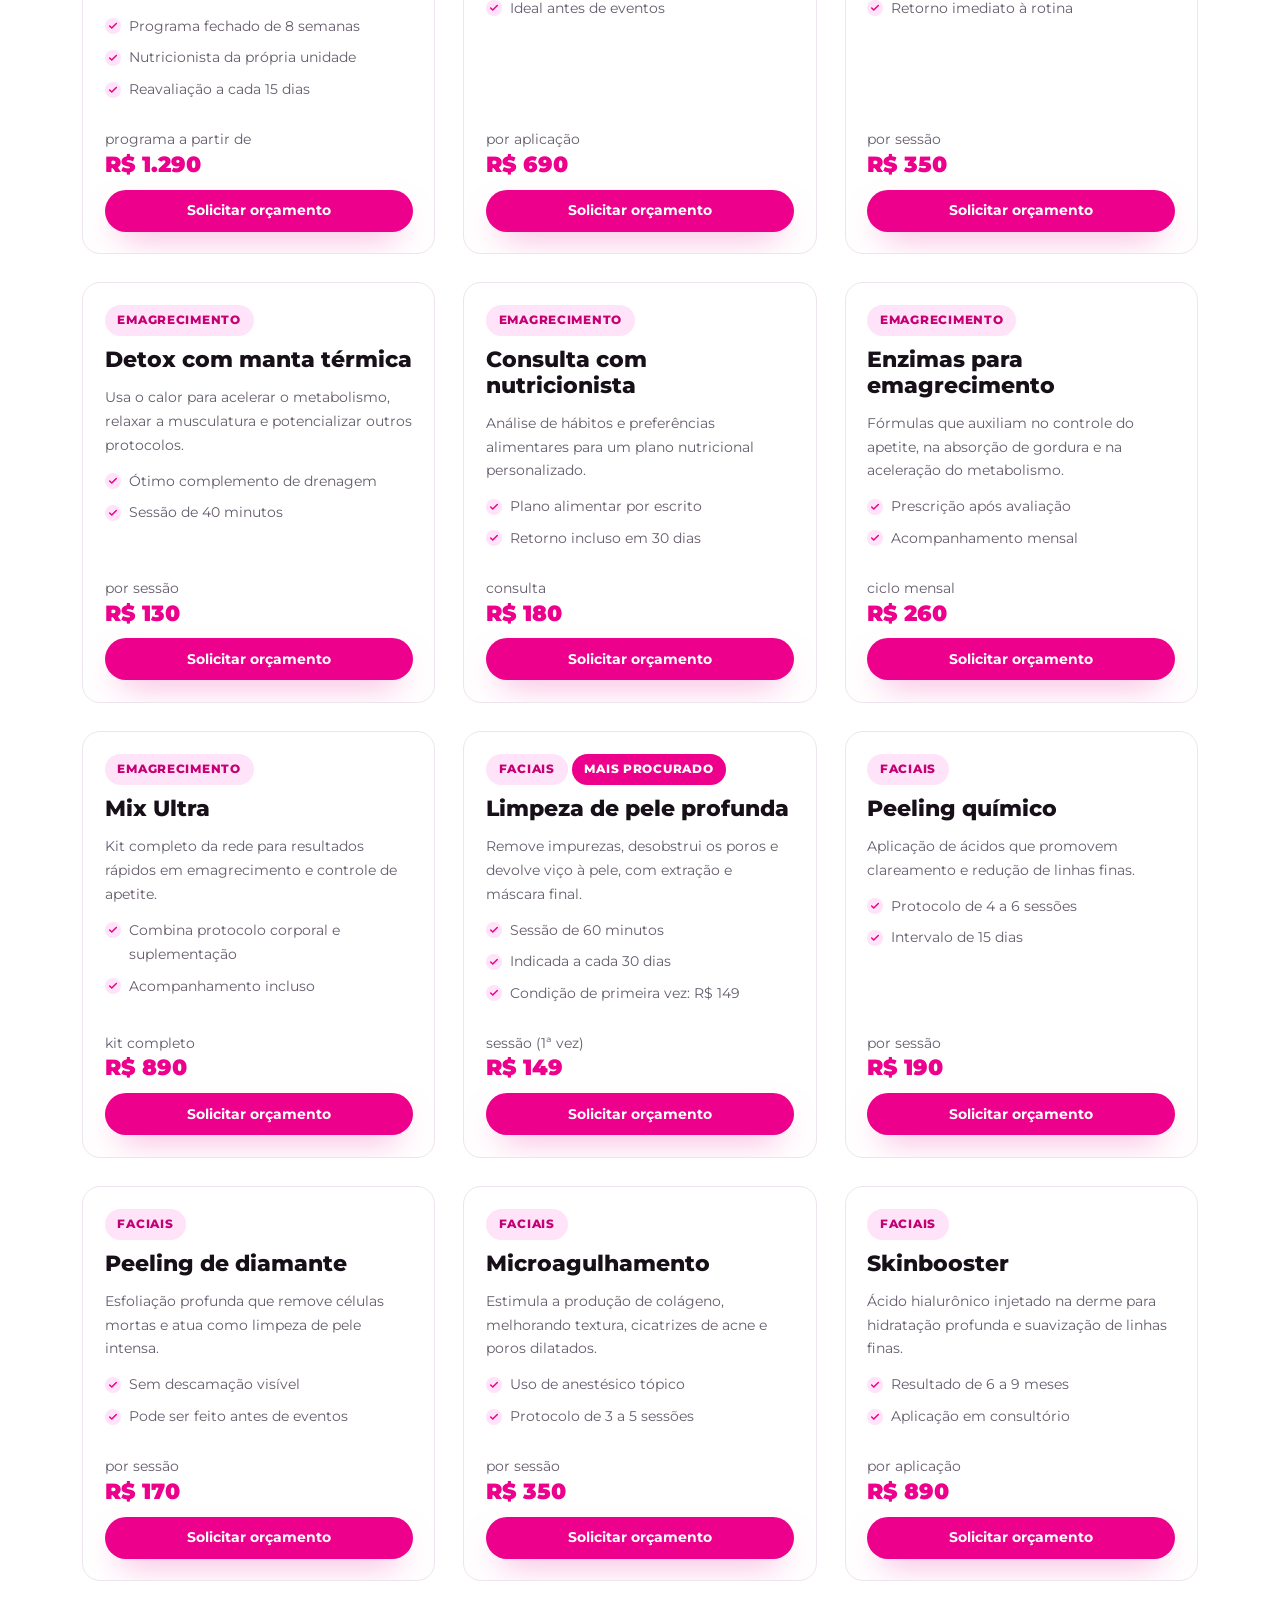
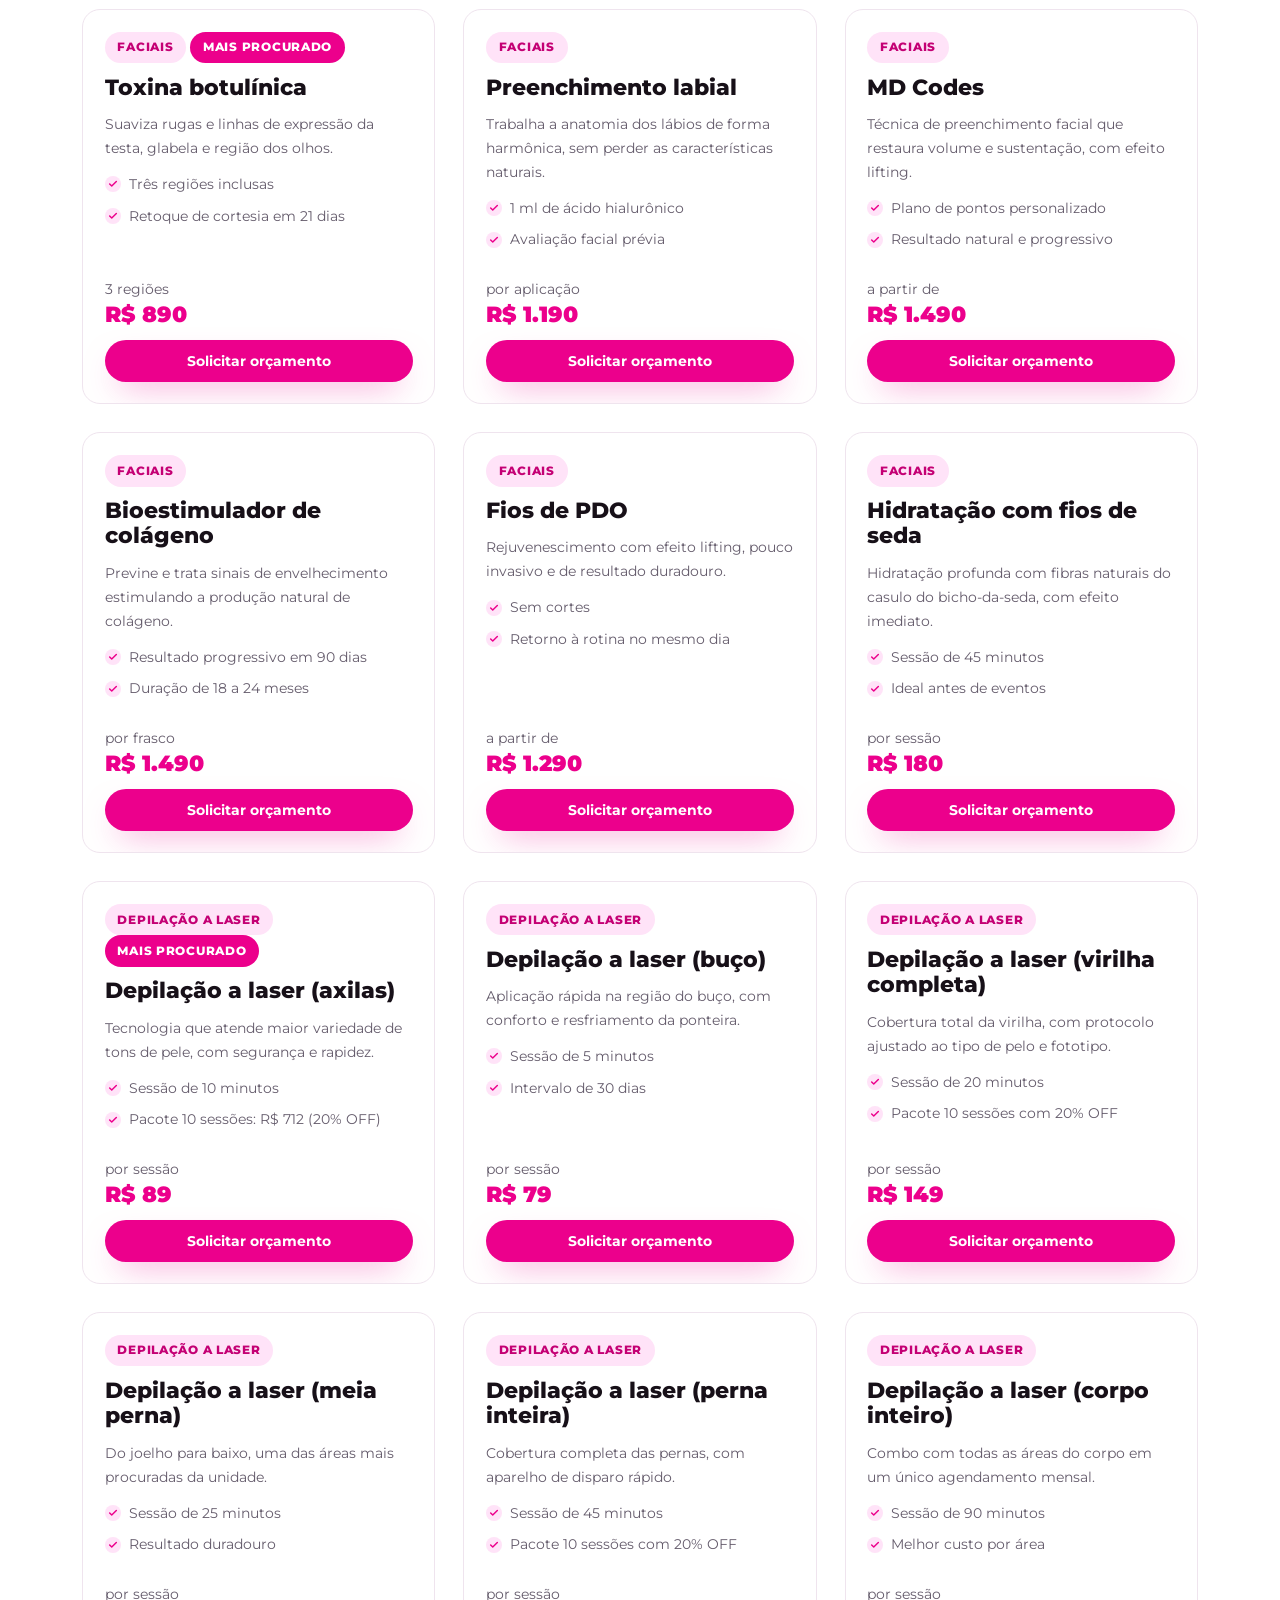
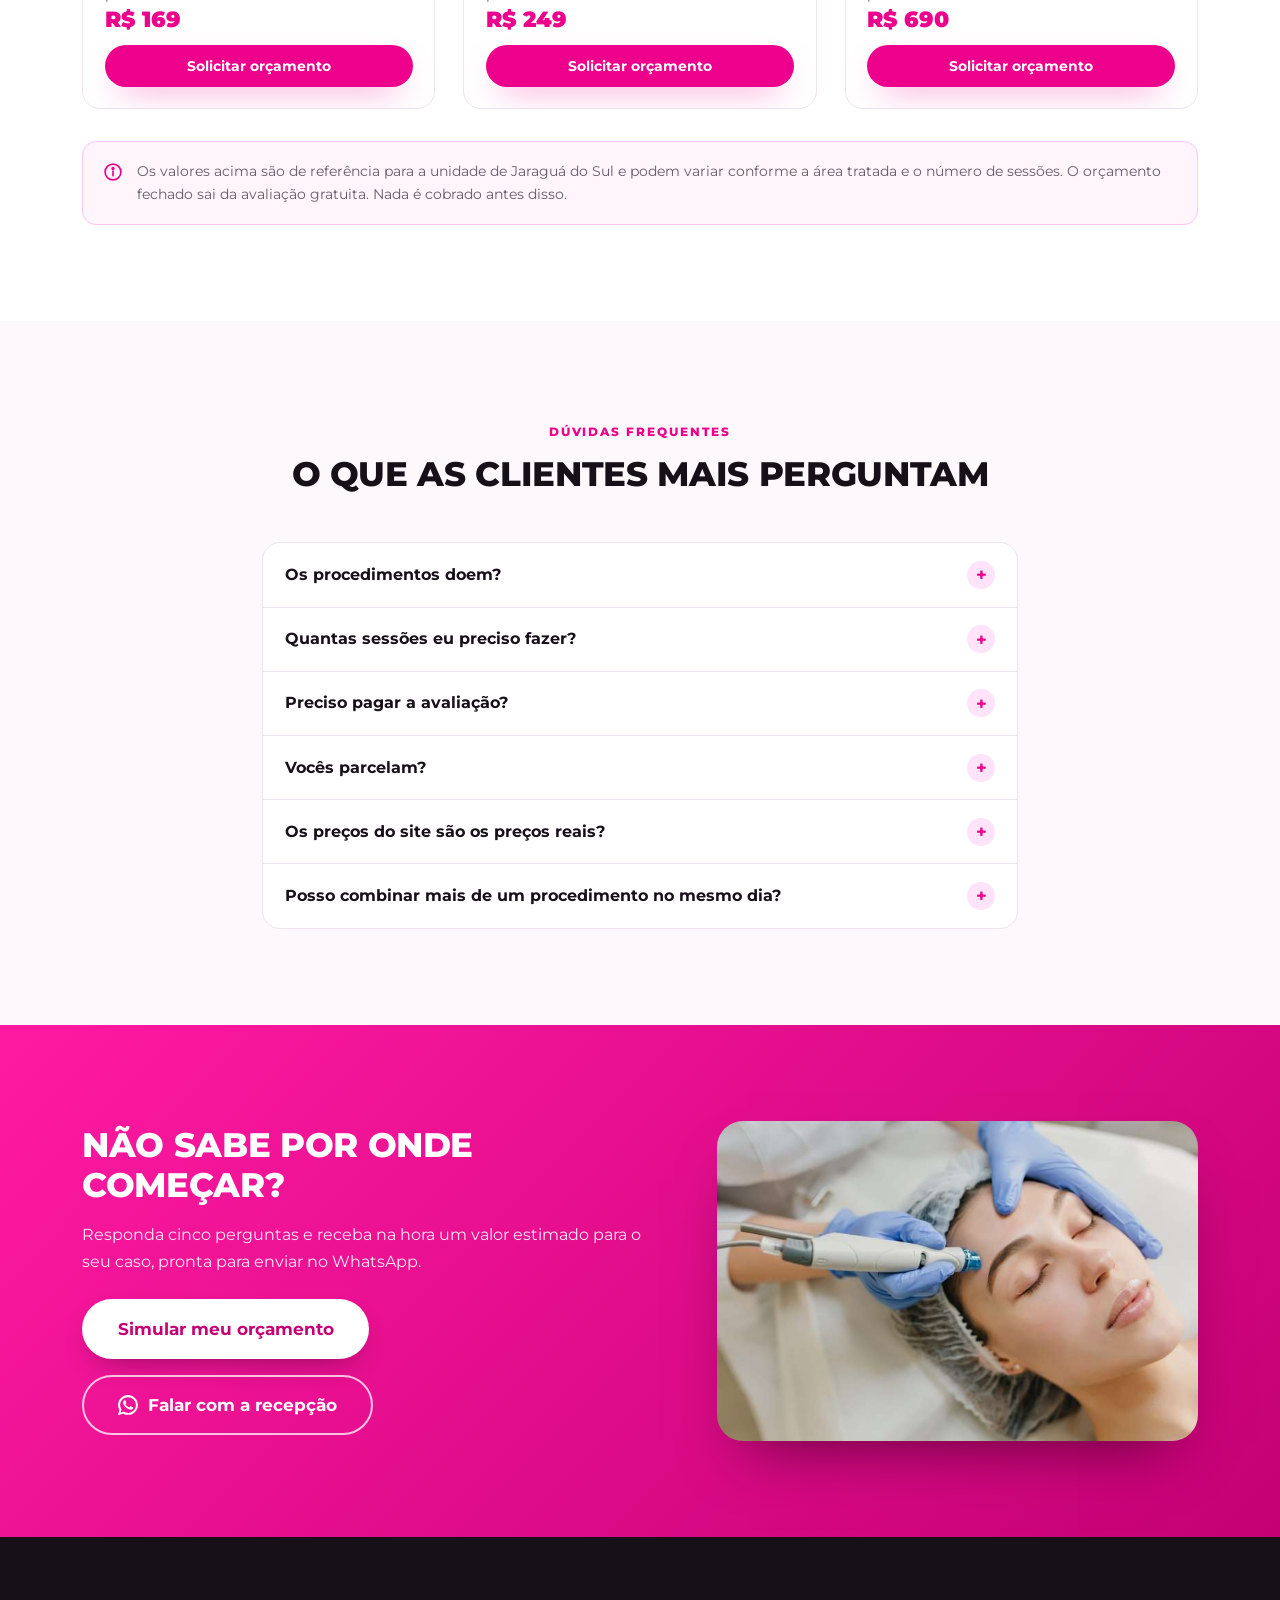
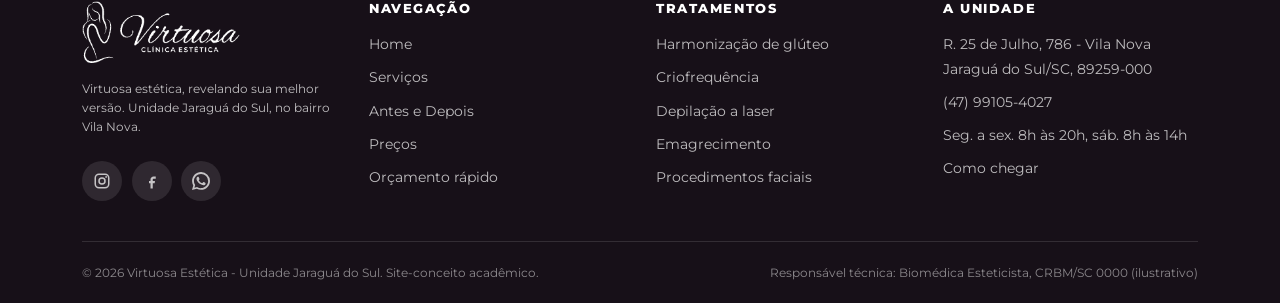
<file: servicos.html>
<!DOCTYPE html>
<html lang="pt-BR">
<head>
  <meta charset="UTF-8">
  <meta name="viewport" content="width=device-width, initial-scale=1">
  <title>Serviços e procedimentos | Virtuosa Estética Jaraguá do Sul</title>
  <meta name="description" content="Mais de 35 procedimentos estéticos em Jaraguá do Sul: criofrequência, harmonização de glúteo, depilação a laser, emagrecimento e procedimentos faciais, com valor de referência publicado.">
  <link rel="canonical" href="https://virtuosa-jaragua.com.br/servicos.html">
  <meta name="theme-color" content="#EC008C">
  <meta name="robots" content="index, follow">

  <!-- redes sociais -->
  <meta property="og:type" content="website">
  <meta property="og:locale" content="pt_BR">
  <meta property="og:site_name" content="Virtuosa Estética Jaraguá do Sul">
  <meta property="og:title" content="Serviços e procedimentos | Virtuosa Estética Jaraguá do Sul">
  <meta property="og:description" content="Mais de 35 procedimentos estéticos em Jaraguá do Sul: criofrequência, harmonização de glúteo, depilação a laser, emagrecimento e procedimentos faciais, com valor de referência publicado.">
  <meta property="og:url" content="https://virtuosa-jaragua.com.br/servicos.html">
  <meta property="og:image" content="https://virtuosa-jaragua.com.br/assets/img/unidade.jpg">

  <link rel="icon" href="assets/img/favicon.png" type="image/png">
  <link rel="stylesheet" href="assets/css/base.css">
  <link rel="stylesheet" href="assets/css/components.css">
  <link rel="stylesheet" href="assets/css/pages.css">
</head>
<body>
<div class="demo-flag">
  <b>Projeto acadêmico Extensionista.</b> Site-conceito para a unidade de Jaraguá do Sul.
  Não é a página oficial da Virtuosa Estética. Os preços são ilustrativos.
</div>

<div class="topbar">
  <strong>Avaliação gratuita e sem compromisso</strong>
  <span class="sep">•</span> Vila Nova, Jaraguá do Sul
  <span class="sep">•</span> <a data-tel href="tel:+5547991054027">(47) 99105-4027</a>
</div>

<header class="header">
  <div class="container header__inner">
    <a class="brand" href="index.html">
      <img class="brand__logo" src="assets/img/logo.png" width="241" height="94" alt="Virtuosa Clínica Estética">
      <span class="brand__unit">Jaraguá<br>do Sul</span>
    </a>

    <nav class="nav">
      <ul>
            <li><a href="index.html">Home</a></li>
            <li><a href="servicos.html" aria-current="page">Serviços</a></li>
            <li><a href="antes-depois.html">Antes e Depois</a></li>
            <li><a href="precos.html">Preços</a></li>
            <li><a href="orcamento.html">Orçamento</a></li>
            <li><a href="sobre.html">A Unidade</a></li>
            <li><a href="contato.html">Contato</a></li>
      </ul>
    </nav>

    <a class="btn btn--sm header__cta" data-wa="avaliacao" href="#">Agendar avaliação</a>

    <button class="nav-toggle" type="button" aria-expanded="false" aria-controls="menu-mobile" aria-label="Abrir menu">
      <span></span><span></span><span></span>
    </button>
  </div>
</header>

<!-- Menu mobile -->
<div class="drawer" id="menu-mobile">
  <div class="drawer__panel">
    <div class="drawer__head">
      <img class="brand__logo" src="assets/img/logo.png" width="241" height="94" alt="Virtuosa Clínica Estética">
      <button class="drawer__close" type="button" aria-label="Fechar menu">&times;</button>
    </div>
    <nav>
      <ul>
          <li><a href="index.html">Home</a></li>
          <li><a href="servicos.html" aria-current="page">Serviços</a></li>
          <li><a href="antes-depois.html">Antes e Depois</a></li>
          <li><a href="precos.html">Preços</a></li>
          <li><a href="orcamento.html">Orçamento</a></li>
          <li><a href="sobre.html">A Unidade</a></li>
          <li><a href="contato.html">Contato</a></li>
      </ul>
    </nav>
    <a class="btn btn--wa btn--block" data-wa="avaliacao" href="#"><svg viewBox="0 0 24 24" fill="currentColor"><path d="M17.47 14.38c-.3-.15-1.76-.87-2.03-.97-.27-.1-.47-.15-.67.15s-.77.97-.94 1.17-.35.22-.65.07a8.1 8.1 0 0 1-2.39-1.47 9 9 0 0 1-1.65-2.06c-.17-.3 0-.46.13-.61.14-.14.3-.35.45-.52.15-.17.2-.3.3-.5.1-.2.05-.37-.02-.52-.08-.15-.67-1.61-.92-2.2-.24-.58-.49-.5-.67-.51h-.57c-.2 0-.52.07-.79.37s-1.04 1.02-1.04 2.48 1.07 2.88 1.22 3.08c.15.2 2.1 3.2 5.08 4.49.71.3 1.26.49 1.69.63.71.22 1.36.19 1.87.12.57-.09 1.76-.72 2-1.41.25-.7.25-1.29.18-1.42-.07-.13-.27-.2-.57-.35zM12.05 21.5h-.01a9.5 9.5 0 0 1-4.83-1.32l-.35-.2-3.59.94.96-3.5-.23-.36a9.42 9.42 0 0 1-1.45-5.04c0-5.2 4.25-9.44 9.5-9.44a9.4 9.4 0 0 1 6.7 2.78 9.35 9.35 0 0 1 2.78 6.67c0 5.2-4.26 9.44-9.48 9.44zM20.5 3.5A11.8 11.8 0 0 0 12.05 0C5.46 0 .1 5.35.1 11.92c0 2.1.55 4.15 1.6 5.96L0 24l6.3-1.65a11.9 11.9 0 0 0 5.74 1.46h.01c6.58 0 11.94-5.35 11.95-11.92a11.85 11.85 0 0 0-3.5-8.39z"/></svg> Agendar no WhatsApp</a>
  </div>
</div>

<main id="conteudo">

<section class="page-head">
  <div class="container">
    <nav class="breadcrumb">
      <ol>
        <li><a href="index.html">Home</a></li>
        <li aria-current="page">Serviços</li>
      </ol>
    </nav>
    <h1>Serviços e procedimentos</h1>
    <p class="lead">Toda a linha da rede Virtuosa disponível em Jaraguá do Sul, com o valor de referência de cada procedimento publicado. Filtre por categoria ou busque pelo nome.</p>
  </div>
</section>

<section class="section">
  <div class="container">

    <div class="toolbar">
      <div class="search">
        <svg viewBox="0 0 24 24" fill="none" stroke="currentColor" stroke-width="2" stroke-linecap="round" stroke-linejoin="round"><circle cx="11" cy="11" r="7"/><line x1="21" y1="21" x2="16.7" y2="16.7"/></svg>
        <input class="input" type="search" id="busca" placeholder="Buscar por nome (ex.: criofrequência)" autocomplete="off">
      </div>
      <p class="result-count"><span data-contador="servicos">39 procedimentos</span></p>
    </div>

    <div class="filters" role="group" aria-label="Filtrar por categoria" data-filtros="servicos">
        <button class="filter" type="button" data-filtro="todos" aria-pressed="true">Todos</button>
        <button class="filter" type="button" data-filtro="exclusivos" aria-pressed="false">Protocolos exclusivos</button>
        <button class="filter" type="button" data-filtro="corporais" aria-pressed="false">Corporais</button>
        <button class="filter" type="button" data-filtro="emagrecimento" aria-pressed="false">Emagrecimento</button>
        <button class="filter" type="button" data-filtro="faciais" aria-pressed="false">Faciais</button>
        <button class="filter" type="button" data-filtro="laser" aria-pressed="false">Depilação a laser</button>
    </div>

    <div class="grid grid-3" id="lista-servicos">
        <article class="card card--flat" data-categoria="exclusivos" data-busca="Harmonização de glúteo Protocolo que combina bioestimulação, tecnologia de firmeza e modelagem manual para melhorar contorno, volume e qualidade da pele. Protocolos exclusivos">
          <div class="card__body">
            <p class="card__tags"><span class="badge">Protocolos exclusivos</span> <span class="badge badge--solid">Mais procurado</span></p>
            <h3>Harmonização de glúteo</h3>
            <p class="small muted">Protocolo que combina bioestimulação, tecnologia de firmeza e modelagem manual para melhorar contorno, volume e qualidade da pele.</p>
            <ul class="card-list"><li>Sem cirurgia e sem afastamento</li><li>Plano de 4 a 8 sessões</li><li>Registro fotográfico padronizado</li></ul>
            <div class="card__foot">
              <p class="card__price">protocolo a partir de <b>R$ 1.500</b></p>
              <a class="btn btn--sm btn--block" href="orcamento.html?cat=exclusivos">Solicitar orçamento</a>
            </div>
          </div>
        </article>
        <article class="card card--flat" data-categoria="exclusivos" data-busca="Lipo Turbinada Protocolo exclusivo Virtuosa que associa massagem manual e ventosas para modelar o corpo e reduzir medidas, celulite e gordura localizada. Protocolos exclusivos">
          <div class="card__body">
            <p class="card__tags"><span class="badge">Protocolos exclusivos</span> <span class="badge badge--solid">Mais procurado</span></p>
            <h3>Lipo Turbinada</h3>
            <p class="small muted">Protocolo exclusivo Virtuosa que associa massagem manual e ventosas para modelar o corpo e reduzir medidas, celulite e gordura localizada.</p>
            <ul class="card-list"><li>Modelagem e drenagem na mesma sessão</li><li>Sem dor e sem repouso</li></ul>
            <div class="card__foot">
              <p class="card__price">por sessão <b>R$ 180</b></p>
              <a class="btn btn--sm btn--block" href="orcamento.html?cat=exclusivos">Solicitar orçamento</a>
            </div>
          </div>
        </article>
        <article class="card card--flat" data-categoria="exclusivos" data-busca="Flaci Fast Conjunto de técnicas desenvolvido por Mary Iaczinski para tratar flacidez de forma rápida e segura. Protocolos exclusivos">
          <div class="card__body">
            <p class="card__tags"><span class="badge">Protocolos exclusivos</span></p>
            <h3>Flaci Fast</h3>
            <p class="small muted">Conjunto de técnicas desenvolvido por Mary Iaczinski para tratar flacidez de forma rápida e segura.</p>
            <ul class="card-list"><li>Indicado para pós-emagrecimento</li><li>Resultado percebido em poucas sessões</li></ul>
            <div class="card__foot">
              <p class="card__price">por sessão <b>R$ 290</b></p>
              <a class="btn btn--sm btn--block" href="orcamento.html?cat=exclusivos">Solicitar orçamento</a>
            </div>
          </div>
        </article>
        <article class="card card--flat" data-categoria="exclusivos" data-busca="Criofast Protocolo exclusivo que trabalha a gordura localizada com o poder criogênico, com eliminação de até 42% da gordura na região tratada. Protocolos exclusivos">
          <div class="card__body">
            <p class="card__tags"><span class="badge">Protocolos exclusivos</span></p>
            <h3>Criofast</h3>
            <p class="small muted">Protocolo exclusivo que trabalha a gordura localizada com o poder criogênico, com eliminação de até 42% da gordura na região tratada.</p>
            <ul class="card-list"><li>Indolor</li><li>Sem tempo de recuperação</li></ul>
            <div class="card__foot">
              <p class="card__price">por sessão <b>R$ 320</b></p>
              <a class="btn btn--sm btn--block" href="orcamento.html?cat=exclusivos">Solicitar orçamento</a>
            </div>
          </div>
        </article>
        <article class="card card--flat" data-categoria="exclusivos" data-busca="Monji Fast Programa de emagrecimento acelerado da rede, com acompanhamento nutricional e protocolo corporal combinados. Protocolos exclusivos">
          <div class="card__body">
            <p class="card__tags"><span class="badge">Protocolos exclusivos</span></p>
            <h3>Monji Fast</h3>
            <p class="small muted">Programa de emagrecimento acelerado da rede, com acompanhamento nutricional e protocolo corporal combinados.</p>
            <ul class="card-list"><li>Acompanhamento semanal</li><li>Plano alimentar incluso</li></ul>
            <div class="card__foot">
              <p class="card__price">por sessão <b>R$ 390</b></p>
              <a class="btn btn--sm btn--block" href="orcamento.html?cat=exclusivos">Solicitar orçamento</a>
            </div>
          </div>
        </article>
        <article class="card card--flat" data-categoria="corporais" data-busca="Criofrequência Une radiofrequência e crioterapia para reduzir gordura e flacidez ao mesmo tempo, estimulando colágeno e elastina. Corporais">
          <div class="card__body">
            <p class="card__tags"><span class="badge">Corporais</span> <span class="badge badge--solid">Mais procurado</span></p>
            <h3>Criofrequência</h3>
            <p class="small muted">Une radiofrequência e crioterapia para reduzir gordura e flacidez ao mesmo tempo, estimulando colágeno e elastina.</p>
            <ul class="card-list"><li>Sessões de 40 a 60 minutos</li><li>Resultados a partir da 3ª sessão</li><li>Pacote 10x com 20% OFF</li></ul>
            <div class="card__foot">
              <p class="card__price">por sessão <b>R$ 250</b></p>
              <a class="btn btn--sm btn--block" href="orcamento.html?cat=corporais">Solicitar orçamento</a>
            </div>
          </div>
        </article>
        <article class="card card--flat" data-categoria="corporais" data-busca="Massagem modeladora Auxilia na redução de medidas e melhora a circulação sanguínea, com manobras firmes e ritmadas. Corporais">
          <div class="card__body">
            <p class="card__tags"><span class="badge">Corporais</span></p>
            <h3>Massagem modeladora</h3>
            <p class="small muted">Auxilia na redução de medidas e melhora a circulação sanguínea, com manobras firmes e ritmadas.</p>
            <ul class="card-list"><li>Ideal para combinar com drenagem</li><li>Sessão de 50 minutos</li></ul>
            <div class="card__foot">
              <p class="card__price">por sessão <b>R$ 110</b></p>
              <a class="btn btn--sm btn--block" href="orcamento.html?cat=corporais">Solicitar orçamento</a>
            </div>
          </div>
        </article>
        <article class="card card--flat" data-categoria="corporais" data-busca="Drenagem linfática Estimula o sistema linfático, favorece a eliminação de toxinas e reduz o inchaço. Corporais">
          <div class="card__body">
            <p class="card__tags"><span class="badge">Corporais</span></p>
            <h3>Drenagem linfática</h3>
            <p class="small muted">Estimula o sistema linfático, favorece a eliminação de toxinas e reduz o inchaço.</p>
            <ul class="card-list"><li>Indicada no pós-operatório</li><li>Alívio imediato do inchaço</li></ul>
            <div class="card__foot">
              <p class="card__price">por sessão <b>R$ 95</b></p>
              <a class="btn btn--sm btn--block" href="orcamento.html?cat=corporais">Solicitar orçamento</a>
            </div>
          </div>
        </article>
        <article class="card card--flat" data-categoria="corporais" data-busca="Crioplates (criolipólise) Criolipólise otimizada por placas para redução de gordura localizada e modelagem corporal, com conforto durante a sessão. Corporais">
          <div class="card__body">
            <p class="card__tags"><span class="badge">Corporais</span></p>
            <h3>Crioplates (criolipólise)</h3>
            <p class="small muted">Criolipólise otimizada por placas para redução de gordura localizada e modelagem corporal, com conforto durante a sessão.</p>
            <ul class="card-list"><li>Aplicação por placa</li><li>Uma sessão a cada 45 dias</li></ul>
            <div class="card__foot">
              <p class="card__price">por placa <b>R$ 390</b></p>
              <a class="btn btn--sm btn--block" href="orcamento.html?cat=corporais">Solicitar orçamento</a>
            </div>
          </div>
        </article>
        <article class="card card--flat" data-categoria="corporais" data-busca="Carboxiterapia Indicada para celulite, estrias, flacidez, olheiras e gordura localizada. Corporais">
          <div class="card__body">
            <p class="card__tags"><span class="badge">Corporais</span></p>
            <h3>Carboxiterapia</h3>
            <p class="small muted">Indicada para celulite, estrias, flacidez, olheiras e gordura localizada.</p>
            <ul class="card-list"><li>Aplicação rápida</li><li>Protocolo de 6 a 10 sessões</li></ul>
            <div class="card__foot">
              <p class="card__price">por sessão <b>R$ 190</b></p>
              <a class="btn btn--sm btn--block" href="orcamento.html?cat=corporais">Solicitar orçamento</a>
            </div>
          </div>
        </article>
        <article class="card card--flat" data-categoria="corporais" data-busca="Tratamento para celulite Combinação de tecnologias e manobras para reduzir o aspecto casca de laranja. Corporais">
          <div class="card__body">
            <p class="card__tags"><span class="badge">Corporais</span></p>
            <h3>Tratamento para celulite</h3>
            <p class="small muted">Combinação de tecnologias e manobras para reduzir o aspecto casca de laranja.</p>
            <ul class="card-list"><li>Avaliação do grau de celulite</li><li>Plano personalizado</li></ul>
            <div class="card__foot">
              <p class="card__price">por sessão <b>R$ 160</b></p>
              <a class="btn btn--sm btn--block" href="orcamento.html?cat=corporais">Solicitar orçamento</a>
            </div>
          </div>
        </article>
        <article class="card card--flat" data-categoria="corporais" data-busca="Heccus Turbo Eletroterapia computadorizada voltada a terapias corporais, com ultrassom e corrente associados. Corporais">
          <div class="card__body">
            <p class="card__tags"><span class="badge">Corporais</span></p>
            <h3>Heccus Turbo</h3>
            <p class="small muted">Eletroterapia computadorizada voltada a terapias corporais, com ultrassom e corrente associados.</p>
            <ul class="card-list"><li>Indolor</li><li>Ótima resposta em flacidez</li></ul>
            <div class="card__foot">
              <p class="card__price">por sessão <b>R$ 140</b></p>
              <a class="btn btn--sm btn--block" href="orcamento.html?cat=corporais">Solicitar orçamento</a>
            </div>
          </div>
        </article>
        <article class="card card--flat" data-categoria="corporais" data-busca="Secagem de vasinhos Procedimento para tratar microvasinhos das pernas, buscando seu desaparecimento gradual. Corporais">
          <div class="card__body">
            <p class="card__tags"><span class="badge">Corporais</span></p>
            <h3>Secagem de vasinhos</h3>
            <p class="small muted">Procedimento para tratar microvasinhos das pernas, buscando seu desaparecimento gradual.</p>
            <ul class="card-list"><li>Sessões quinzenais</li><li>Avaliação vascular prévia</li></ul>
            <div class="card__foot">
              <p class="card__price">por sessão <b>R$ 220</b></p>
              <a class="btn btn--sm btn--block" href="orcamento.html?cat=corporais">Solicitar orçamento</a>
            </div>
          </div>
        </article>
        <article class="card card--flat" data-categoria="corporais" data-busca="Striort (tratamento de estrias) Aparelho de sucção indicado para estrias vermelhas e brancas. Corporais">
          <div class="card__body">
            <p class="card__tags"><span class="badge">Corporais</span></p>
            <h3>Striort (tratamento de estrias)</h3>
            <p class="small muted">Aparelho de sucção indicado para estrias vermelhas e brancas.</p>
            <ul class="card-list"><li>Estimula colágeno na área tratada</li><li>Protocolo de 8 a 10 sessões</li></ul>
            <div class="card__foot">
              <p class="card__price">por sessão <b>R$ 210</b></p>
              <a class="btn btn--sm btn--block" href="orcamento.html?cat=corporais">Solicitar orçamento</a>
            </div>
          </div>
        </article>
        <article class="card card--flat" data-categoria="corporais" data-busca="Massagem terapêutica Voltada ao relaxamento: melhora a circulação, reduz o estresse e beneficia a saúde mental. Corporais">
          <div class="card__body">
            <p class="card__tags"><span class="badge">Corporais</span></p>
            <h3>Massagem terapêutica</h3>
            <p class="small muted">Voltada ao relaxamento: melhora a circulação, reduz o estresse e beneficia a saúde mental.</p>
            <ul class="card-list"><li>Sessão de 60 minutos</li><li>Óleos essenciais inclusos</li></ul>
            <div class="card__foot">
              <p class="card__price">por sessão <b>R$ 120</b></p>
              <a class="btn btn--sm btn--block" href="orcamento.html?cat=corporais">Solicitar orçamento</a>
            </div>
          </div>
        </article>
        <article class="card card--flat" data-categoria="emagrecimento" data-busca="Método Mary Iaczinski (MMI) Protocolo autoral da rede que reúne técnicas de massagem, tratamentos cosméticos e acompanhamento nutricional. Emagrecimento">
          <div class="card__body">
            <p class="card__tags"><span class="badge">Emagrecimento</span> <span class="badge badge--solid">Mais procurado</span></p>
            <h3>Método Mary Iaczinski (MMI)</h3>
            <p class="small muted">Protocolo autoral da rede que reúne técnicas de massagem, tratamentos cosméticos e acompanhamento nutricional.</p>
            <ul class="card-list"><li>Programa fechado de 8 semanas</li><li>Nutricionista da própria unidade</li><li>Reavaliação a cada 15 dias</li></ul>
            <div class="card__foot">
              <p class="card__price">programa a partir de <b>R$ 1.290</b></p>
              <a class="btn btn--sm btn--block" href="orcamento.html?cat=emagrecimento">Solicitar orçamento</a>
            </div>
          </div>
        </article>
        <article class="card card--flat" data-categoria="emagrecimento" data-busca="Lipo Fast 2.0 Protocolo intensivo de redução de circunferência abdominal com resultado em até 24 horas. Emagrecimento">
          <div class="card__body">
            <p class="card__tags"><span class="badge">Emagrecimento</span></p>
            <h3>Lipo Fast 2.0</h3>
            <p class="small muted">Protocolo intensivo de redução de circunferência abdominal com resultado em até 24 horas.</p>
            <ul class="card-list"><li>Aplicação única</li><li>Ideal antes de eventos</li></ul>
            <div class="card__foot">
              <p class="card__price">por aplicação <b>R$ 690</b></p>
              <a class="btn btn--sm btn--block" href="orcamento.html?cat=emagrecimento">Solicitar orçamento</a>
            </div>
          </div>
        </article>
        <article class="card card--flat" data-categoria="emagrecimento" data-busca="Lipo sem corte Quebra da célula de gordura e remodelagem corporal sem procedimento cirúrgico. Emagrecimento">
          <div class="card__body">
            <p class="card__tags"><span class="badge">Emagrecimento</span></p>
            <h3>Lipo sem corte</h3>
            <p class="small muted">Quebra da célula de gordura e remodelagem corporal sem procedimento cirúrgico.</p>
            <ul class="card-list"><li>Sem anestesia</li><li>Retorno imediato à rotina</li></ul>
            <div class="card__foot">
              <p class="card__price">por sessão <b>R$ 350</b></p>
              <a class="btn btn--sm btn--block" href="orcamento.html?cat=emagrecimento">Solicitar orçamento</a>
            </div>
          </div>
        </article>
        <article class="card card--flat" data-categoria="emagrecimento" data-busca="Detox com manta térmica Usa o calor para acelerar o metabolismo, relaxar a musculatura e potencializar outros protocolos. Emagrecimento">
          <div class="card__body">
            <p class="card__tags"><span class="badge">Emagrecimento</span></p>
            <h3>Detox com manta térmica</h3>
            <p class="small muted">Usa o calor para acelerar o metabolismo, relaxar a musculatura e potencializar outros protocolos.</p>
            <ul class="card-list"><li>Ótimo complemento de drenagem</li><li>Sessão de 40 minutos</li></ul>
            <div class="card__foot">
              <p class="card__price">por sessão <b>R$ 130</b></p>
              <a class="btn btn--sm btn--block" href="orcamento.html?cat=emagrecimento">Solicitar orçamento</a>
            </div>
          </div>
        </article>
        <article class="card card--flat" data-categoria="emagrecimento" data-busca="Consulta com nutricionista Análise de hábitos e preferências alimentares para um plano nutricional personalizado. Emagrecimento">
          <div class="card__body">
            <p class="card__tags"><span class="badge">Emagrecimento</span></p>
            <h3>Consulta com nutricionista</h3>
            <p class="small muted">Análise de hábitos e preferências alimentares para um plano nutricional personalizado.</p>
            <ul class="card-list"><li>Plano alimentar por escrito</li><li>Retorno incluso em 30 dias</li></ul>
            <div class="card__foot">
              <p class="card__price">consulta <b>R$ 180</b></p>
              <a class="btn btn--sm btn--block" href="orcamento.html?cat=emagrecimento">Solicitar orçamento</a>
            </div>
          </div>
        </article>
        <article class="card card--flat" data-categoria="emagrecimento" data-busca="Enzimas para emagrecimento Fórmulas que auxiliam no controle do apetite, na absorção de gordura e na aceleração do metabolismo. Emagrecimento">
          <div class="card__body">
            <p class="card__tags"><span class="badge">Emagrecimento</span></p>
            <h3>Enzimas para emagrecimento</h3>
            <p class="small muted">Fórmulas que auxiliam no controle do apetite, na absorção de gordura e na aceleração do metabolismo.</p>
            <ul class="card-list"><li>Prescrição após avaliação</li><li>Acompanhamento mensal</li></ul>
            <div class="card__foot">
              <p class="card__price">ciclo mensal <b>R$ 260</b></p>
              <a class="btn btn--sm btn--block" href="orcamento.html?cat=emagrecimento">Solicitar orçamento</a>
            </div>
          </div>
        </article>
        <article class="card card--flat" data-categoria="emagrecimento" data-busca="Mix Ultra Kit completo da rede para resultados rápidos em emagrecimento e controle de apetite. Emagrecimento">
          <div class="card__body">
            <p class="card__tags"><span class="badge">Emagrecimento</span></p>
            <h3>Mix Ultra</h3>
            <p class="small muted">Kit completo da rede para resultados rápidos em emagrecimento e controle de apetite.</p>
            <ul class="card-list"><li>Combina protocolo corporal e suplementação</li><li>Acompanhamento incluso</li></ul>
            <div class="card__foot">
              <p class="card__price">kit completo <b>R$ 890</b></p>
              <a class="btn btn--sm btn--block" href="orcamento.html?cat=emagrecimento">Solicitar orçamento</a>
            </div>
          </div>
        </article>
        <article class="card card--flat" data-categoria="faciais" data-busca="Limpeza de pele profunda Remove impurezas, desobstrui os poros e devolve viço à pele, com extração e máscara final. Faciais">
          <div class="card__body">
            <p class="card__tags"><span class="badge">Faciais</span> <span class="badge badge--solid">Mais procurado</span></p>
            <h3>Limpeza de pele profunda</h3>
            <p class="small muted">Remove impurezas, desobstrui os poros e devolve viço à pele, com extração e máscara final.</p>
            <ul class="card-list"><li>Sessão de 60 minutos</li><li>Indicada a cada 30 dias</li><li>Condição de primeira vez: R$ 149</li></ul>
            <div class="card__foot">
              <p class="card__price">sessão (1ª vez) <b>R$ 149</b></p>
              <a class="btn btn--sm btn--block" href="orcamento.html?cat=faciais">Solicitar orçamento</a>
            </div>
          </div>
        </article>
        <article class="card card--flat" data-categoria="faciais" data-busca="Peeling químico Aplicação de ácidos que promovem clareamento e redução de linhas finas. Faciais">
          <div class="card__body">
            <p class="card__tags"><span class="badge">Faciais</span></p>
            <h3>Peeling químico</h3>
            <p class="small muted">Aplicação de ácidos que promovem clareamento e redução de linhas finas.</p>
            <ul class="card-list"><li>Protocolo de 4 a 6 sessões</li><li>Intervalo de 15 dias</li></ul>
            <div class="card__foot">
              <p class="card__price">por sessão <b>R$ 190</b></p>
              <a class="btn btn--sm btn--block" href="orcamento.html?cat=faciais">Solicitar orçamento</a>
            </div>
          </div>
        </article>
        <article class="card card--flat" data-categoria="faciais" data-busca="Peeling de diamante Esfoliação profunda que remove células mortas e atua como limpeza de pele intensa. Faciais">
          <div class="card__body">
            <p class="card__tags"><span class="badge">Faciais</span></p>
            <h3>Peeling de diamante</h3>
            <p class="small muted">Esfoliação profunda que remove células mortas e atua como limpeza de pele intensa.</p>
            <ul class="card-list"><li>Sem descamação visível</li><li>Pode ser feito antes de eventos</li></ul>
            <div class="card__foot">
              <p class="card__price">por sessão <b>R$ 170</b></p>
              <a class="btn btn--sm btn--block" href="orcamento.html?cat=faciais">Solicitar orçamento</a>
            </div>
          </div>
        </article>
        <article class="card card--flat" data-categoria="faciais" data-busca="Microagulhamento Estimula a produção de colágeno, melhorando textura, cicatrizes de acne e poros dilatados. Faciais">
          <div class="card__body">
            <p class="card__tags"><span class="badge">Faciais</span></p>
            <h3>Microagulhamento</h3>
            <p class="small muted">Estimula a produção de colágeno, melhorando textura, cicatrizes de acne e poros dilatados.</p>
            <ul class="card-list"><li>Uso de anestésico tópico</li><li>Protocolo de 3 a 5 sessões</li></ul>
            <div class="card__foot">
              <p class="card__price">por sessão <b>R$ 350</b></p>
              <a class="btn btn--sm btn--block" href="orcamento.html?cat=faciais">Solicitar orçamento</a>
            </div>
          </div>
        </article>
        <article class="card card--flat" data-categoria="faciais" data-busca="Skinbooster Ácido hialurônico injetado na derme para hidratação profunda e suavização de linhas finas. Faciais">
          <div class="card__body">
            <p class="card__tags"><span class="badge">Faciais</span></p>
            <h3>Skinbooster</h3>
            <p class="small muted">Ácido hialurônico injetado na derme para hidratação profunda e suavização de linhas finas.</p>
            <ul class="card-list"><li>Resultado de 6 a 9 meses</li><li>Aplicação em consultório</li></ul>
            <div class="card__foot">
              <p class="card__price">por aplicação <b>R$ 890</b></p>
              <a class="btn btn--sm btn--block" href="orcamento.html?cat=faciais">Solicitar orçamento</a>
            </div>
          </div>
        </article>
        <article class="card card--flat" data-categoria="faciais" data-busca="Toxina botulínica Suaviza rugas e linhas de expressão da testa, glabela e região dos olhos. Faciais">
          <div class="card__body">
            <p class="card__tags"><span class="badge">Faciais</span> <span class="badge badge--solid">Mais procurado</span></p>
            <h3>Toxina botulínica</h3>
            <p class="small muted">Suaviza rugas e linhas de expressão da testa, glabela e região dos olhos.</p>
            <ul class="card-list"><li>Três regiões inclusas</li><li>Retoque de cortesia em 21 dias</li></ul>
            <div class="card__foot">
              <p class="card__price">3 regiões <b>R$ 890</b></p>
              <a class="btn btn--sm btn--block" href="orcamento.html?cat=faciais">Solicitar orçamento</a>
            </div>
          </div>
        </article>
        <article class="card card--flat" data-categoria="faciais" data-busca="Preenchimento labial Trabalha a anatomia dos lábios de forma harmônica, sem perder as características naturais. Faciais">
          <div class="card__body">
            <p class="card__tags"><span class="badge">Faciais</span></p>
            <h3>Preenchimento labial</h3>
            <p class="small muted">Trabalha a anatomia dos lábios de forma harmônica, sem perder as características naturais.</p>
            <ul class="card-list"><li>1 ml de ácido hialurônico</li><li>Avaliação facial prévia</li></ul>
            <div class="card__foot">
              <p class="card__price">por aplicação <b>R$ 1.190</b></p>
              <a class="btn btn--sm btn--block" href="orcamento.html?cat=faciais">Solicitar orçamento</a>
            </div>
          </div>
        </article>
        <article class="card card--flat" data-categoria="faciais" data-busca="MD Codes Técnica de preenchimento facial que restaura volume e sustentação, com efeito lifting. Faciais">
          <div class="card__body">
            <p class="card__tags"><span class="badge">Faciais</span></p>
            <h3>MD Codes</h3>
            <p class="small muted">Técnica de preenchimento facial que restaura volume e sustentação, com efeito lifting.</p>
            <ul class="card-list"><li>Plano de pontos personalizado</li><li>Resultado natural e progressivo</li></ul>
            <div class="card__foot">
              <p class="card__price">a partir de <b>R$ 1.490</b></p>
              <a class="btn btn--sm btn--block" href="orcamento.html?cat=faciais">Solicitar orçamento</a>
            </div>
          </div>
        </article>
        <article class="card card--flat" data-categoria="faciais" data-busca="Bioestimulador de colágeno Previne e trata sinais de envelhecimento estimulando a produção natural de colágeno. Faciais">
          <div class="card__body">
            <p class="card__tags"><span class="badge">Faciais</span></p>
            <h3>Bioestimulador de colágeno</h3>
            <p class="small muted">Previne e trata sinais de envelhecimento estimulando a produção natural de colágeno.</p>
            <ul class="card-list"><li>Resultado progressivo em 90 dias</li><li>Duração de 18 a 24 meses</li></ul>
            <div class="card__foot">
              <p class="card__price">por frasco <b>R$ 1.490</b></p>
              <a class="btn btn--sm btn--block" href="orcamento.html?cat=faciais">Solicitar orçamento</a>
            </div>
          </div>
        </article>
        <article class="card card--flat" data-categoria="faciais" data-busca="Fios de PDO Rejuvenescimento com efeito lifting, pouco invasivo e de resultado duradouro. Faciais">
          <div class="card__body">
            <p class="card__tags"><span class="badge">Faciais</span></p>
            <h3>Fios de PDO</h3>
            <p class="small muted">Rejuvenescimento com efeito lifting, pouco invasivo e de resultado duradouro.</p>
            <ul class="card-list"><li>Sem cortes</li><li>Retorno à rotina no mesmo dia</li></ul>
            <div class="card__foot">
              <p class="card__price">a partir de <b>R$ 1.290</b></p>
              <a class="btn btn--sm btn--block" href="orcamento.html?cat=faciais">Solicitar orçamento</a>
            </div>
          </div>
        </article>
        <article class="card card--flat" data-categoria="faciais" data-busca="Hidratação com fios de seda Hidratação profunda com fibras naturais do casulo do bicho-da-seda, com efeito imediato. Faciais">
          <div class="card__body">
            <p class="card__tags"><span class="badge">Faciais</span></p>
            <h3>Hidratação com fios de seda</h3>
            <p class="small muted">Hidratação profunda com fibras naturais do casulo do bicho-da-seda, com efeito imediato.</p>
            <ul class="card-list"><li>Sessão de 45 minutos</li><li>Ideal antes de eventos</li></ul>
            <div class="card__foot">
              <p class="card__price">por sessão <b>R$ 180</b></p>
              <a class="btn btn--sm btn--block" href="orcamento.html?cat=faciais">Solicitar orçamento</a>
            </div>
          </div>
        </article>
        <article class="card card--flat" data-categoria="laser" data-busca="Depilação a laser (axilas) Tecnologia que atende maior variedade de tons de pele, com segurança e rapidez. Depilação a laser">
          <div class="card__body">
            <p class="card__tags"><span class="badge">Depilação a laser</span> <span class="badge badge--solid">Mais procurado</span></p>
            <h3>Depilação a laser (axilas)</h3>
            <p class="small muted">Tecnologia que atende maior variedade de tons de pele, com segurança e rapidez.</p>
            <ul class="card-list"><li>Sessão de 10 minutos</li><li>Pacote 10 sessões: R$ 712 (20% OFF)</li></ul>
            <div class="card__foot">
              <p class="card__price">por sessão <b>R$ 89</b></p>
              <a class="btn btn--sm btn--block" href="orcamento.html?cat=laser">Solicitar orçamento</a>
            </div>
          </div>
        </article>
        <article class="card card--flat" data-categoria="laser" data-busca="Depilação a laser (buço) Aplicação rápida na região do buço, com conforto e resfriamento da ponteira. Depilação a laser">
          <div class="card__body">
            <p class="card__tags"><span class="badge">Depilação a laser</span></p>
            <h3>Depilação a laser (buço)</h3>
            <p class="small muted">Aplicação rápida na região do buço, com conforto e resfriamento da ponteira.</p>
            <ul class="card-list"><li>Sessão de 5 minutos</li><li>Intervalo de 30 dias</li></ul>
            <div class="card__foot">
              <p class="card__price">por sessão <b>R$ 79</b></p>
              <a class="btn btn--sm btn--block" href="orcamento.html?cat=laser">Solicitar orçamento</a>
            </div>
          </div>
        </article>
        <article class="card card--flat" data-categoria="laser" data-busca="Depilação a laser (virilha completa) Cobertura total da virilha, com protocolo ajustado ao tipo de pelo e fototipo. Depilação a laser">
          <div class="card__body">
            <p class="card__tags"><span class="badge">Depilação a laser</span></p>
            <h3>Depilação a laser (virilha completa)</h3>
            <p class="small muted">Cobertura total da virilha, com protocolo ajustado ao tipo de pelo e fototipo.</p>
            <ul class="card-list"><li>Sessão de 20 minutos</li><li>Pacote 10 sessões com 20% OFF</li></ul>
            <div class="card__foot">
              <p class="card__price">por sessão <b>R$ 149</b></p>
              <a class="btn btn--sm btn--block" href="orcamento.html?cat=laser">Solicitar orçamento</a>
            </div>
          </div>
        </article>
        <article class="card card--flat" data-categoria="laser" data-busca="Depilação a laser (meia perna) Do joelho para baixo, uma das áreas mais procuradas da unidade. Depilação a laser">
          <div class="card__body">
            <p class="card__tags"><span class="badge">Depilação a laser</span></p>
            <h3>Depilação a laser (meia perna)</h3>
            <p class="small muted">Do joelho para baixo, uma das áreas mais procuradas da unidade.</p>
            <ul class="card-list"><li>Sessão de 25 minutos</li><li>Resultado duradouro</li></ul>
            <div class="card__foot">
              <p class="card__price">por sessão <b>R$ 169</b></p>
              <a class="btn btn--sm btn--block" href="orcamento.html?cat=laser">Solicitar orçamento</a>
            </div>
          </div>
        </article>
        <article class="card card--flat" data-categoria="laser" data-busca="Depilação a laser (perna inteira) Cobertura completa das pernas, com aparelho de disparo rápido. Depilação a laser">
          <div class="card__body">
            <p class="card__tags"><span class="badge">Depilação a laser</span></p>
            <h3>Depilação a laser (perna inteira)</h3>
            <p class="small muted">Cobertura completa das pernas, com aparelho de disparo rápido.</p>
            <ul class="card-list"><li>Sessão de 45 minutos</li><li>Pacote 10 sessões com 20% OFF</li></ul>
            <div class="card__foot">
              <p class="card__price">por sessão <b>R$ 249</b></p>
              <a class="btn btn--sm btn--block" href="orcamento.html?cat=laser">Solicitar orçamento</a>
            </div>
          </div>
        </article>
        <article class="card card--flat" data-categoria="laser" data-busca="Depilação a laser (corpo inteiro) Combo com todas as áreas do corpo em um único agendamento mensal. Depilação a laser">
          <div class="card__body">
            <p class="card__tags"><span class="badge">Depilação a laser</span></p>
            <h3>Depilação a laser (corpo inteiro)</h3>
            <p class="small muted">Combo com todas as áreas do corpo em um único agendamento mensal.</p>
            <ul class="card-list"><li>Sessão de 90 minutos</li><li>Melhor custo por área</li></ul>
            <div class="card__foot">
              <p class="card__price">por sessão <b>R$ 690</b></p>
              <a class="btn btn--sm btn--block" href="orcamento.html?cat=laser">Solicitar orçamento</a>
            </div>
          </div>
        </article>
    </div>

    <p class="empty-state" data-vazio="servicos" hidden>
      Nenhum procedimento encontrado com esse termo.<br>
      <a class="link-arrow" data-wa="geral" href="#">Pergunte para a gente no WhatsApp</a>
    </p>

    <div class="notice mt-4">
      <svg viewBox="0 0 24 24" fill="none" stroke="currentColor" stroke-width="2" stroke-linecap="round" stroke-linejoin="round"><circle cx="12" cy="12" r="9.5"/><line x1="12" y1="11" x2="12" y2="16.5"/><circle cx="12" cy="7.8" r="1" fill="currentColor"/></svg>
      <p>
        Os valores acima são de referência para a unidade de Jaraguá do Sul e podem variar conforme a área
        tratada e o número de sessões. O orçamento fechado sai da avaliação gratuita. Nada é cobrado antes disso.
        <!-- TODO: confirmar precos com a clinica -->
      </p>
    </div>
  </div>
</section>

<section class="section section--alt">
  <div class="container container-narrow">
    <div class="section-head section-head--center">
      <span class="eyebrow">Dúvidas frequentes</span>
      <h2 id="faq">O que as clientes mais perguntam</h2>
    </div>
    <div class="accordion">
      <div class="accordion__item">
        <h3><button class="accordion__trigger" type="button" aria-expanded="false" aria-controls="faq-servicos-0">Os procedimentos doem?</button></h3>
        <div class="accordion__panel" id="faq-servicos-0"><p>A maioria é indolor. Em protocolos injetáveis e no microagulhamento usamos anestésico tópico; na depilação a laser o aparelho tem sistema de resfriamento. Tudo é explicado antes da primeira sessão.</p></div>
      </div>
      <div class="accordion__item">
        <h3><button class="accordion__trigger" type="button" aria-expanded="false" aria-controls="faq-servicos-1">Quantas sessões eu preciso fazer?</button></h3>
        <div class="accordion__panel" id="faq-servicos-1"><p>Depende do procedimento e do seu objetivo. Em média, protocolos corporais pedem de 6 a 10 sessões e a depilação a laser de 8 a 10. Na avaliação gratuita você recebe o número exato e o valor fechado.</p></div>
      </div>
      <div class="accordion__item">
        <h3><button class="accordion__trigger" type="button" aria-expanded="false" aria-controls="faq-servicos-2">Preciso pagar a avaliação?</button></h3>
        <div class="accordion__panel" id="faq-servicos-2"><p>Não. A avaliação é gratuita, dura cerca de 40 minutos e não gera compromisso de contratar nada.</p></div>
      </div>
      <div class="accordion__item">
        <h3><button class="accordion__trigger" type="button" aria-expanded="false" aria-controls="faq-servicos-3">Vocês parcelam?</button></h3>
        <div class="accordion__panel" id="faq-servicos-3"><p>Sim, em até 10x sem juros no cartão para pacotes fechados. Também aceitamos Pix e dinheiro, com condição diferenciada para pagamento à vista.</p></div>
      </div>
      <div class="accordion__item">
        <h3><button class="accordion__trigger" type="button" aria-expanded="false" aria-controls="faq-servicos-4">Os preços do site são os preços reais?</button></h3>
        <div class="accordion__panel" id="faq-servicos-4"><p>Os valores publicados são de referência e valem para as condições descritas em cada item. Variações acontecem conforme a área tratada e o número de sessões. Por isso o orçamento final sai da avaliação.</p></div>
      </div>
      <div class="accordion__item">
        <h3><button class="accordion__trigger" type="button" aria-expanded="false" aria-controls="faq-servicos-5">Posso combinar mais de um procedimento no mesmo dia?</button></h3>
        <div class="accordion__panel" id="faq-servicos-5"><p>Na maioria dos casos sim, e isso costuma potencializar o resultado. A profissional monta a ordem correta das sessões na sua avaliação.</p></div>
      </div>
    </div>
  </div>
</section>

<section class="cta-band">
  <div class="container cta-band__inner">
    <div>
      <h2>Não sabe por onde começar?</h2>
      <p class="mt-2">
        Responda cinco perguntas e receba na hora um valor estimado para o seu caso,
        pronta para enviar no WhatsApp.
      </p>
      <div class="flex gap wrap mt-3">
        <a class="btn btn--white btn--lg" href="orcamento.html">Simular meu orçamento</a>
        <a class="btn btn--ghost-white btn--lg" data-wa="avaliacao" href="#"><svg viewBox="0 0 24 24" fill="currentColor"><path d="M17.47 14.38c-.3-.15-1.76-.87-2.03-.97-.27-.1-.47-.15-.67.15s-.77.97-.94 1.17-.35.22-.65.07a8.1 8.1 0 0 1-2.39-1.47 9 9 0 0 1-1.65-2.06c-.17-.3 0-.46.13-.61.14-.14.3-.35.45-.52.15-.17.2-.3.3-.5.1-.2.05-.37-.02-.52-.08-.15-.67-1.61-.92-2.2-.24-.58-.49-.5-.67-.51h-.57c-.2 0-.52.07-.79.37s-1.04 1.02-1.04 2.48 1.07 2.88 1.22 3.08c.15.2 2.1 3.2 5.08 4.49.71.3 1.26.49 1.69.63.71.22 1.36.19 1.87.12.57-.09 1.76-.72 2-1.41.25-.7.25-1.29.18-1.42-.07-.13-.27-.2-.57-.35zM12.05 21.5h-.01a9.5 9.5 0 0 1-4.83-1.32l-.35-.2-3.59.94.96-3.5-.23-.36a9.42 9.42 0 0 1-1.45-5.04c0-5.2 4.25-9.44 9.5-9.44a9.4 9.4 0 0 1 6.7 2.78 9.35 9.35 0 0 1 2.78 6.67c0 5.2-4.26 9.44-9.48 9.44zM20.5 3.5A11.8 11.8 0 0 0 12.05 0C5.46 0 .1 5.35.1 11.92c0 2.1.55 4.15 1.6 5.96L0 24l6.3-1.65a11.9 11.9 0 0 0 5.74 1.46h.01c6.58 0 11.94-5.35 11.95-11.92a11.85 11.85 0 0 0-3.5-8.39z"/></svg> Falar com a recepção</a>
      </div>
    </div>
    <div class="cta-band__img">
      <img src="assets/img/equipe.jpg" loading="lazy" width="700" height="467"
           alt="Profissional fazendo procedimento facial">
    </div>
  </div>
</section>

</main>

<footer class="footer">
  <div class="container">
    <div class="footer__grid">
      <div>
        <div class="footer__brand"><img src="assets/img/logo-branco.png" width="241" height="94" alt="Virtuosa Clínica Estética"></div>
        <p class="tiny mt-2" style="max-width:26rem">
          Virtuosa estética, revelando sua melhor versão. Unidade Jaraguá do Sul, no bairro Vila Nova.
        </p>
        <ul class="footer__social mt-3">
          <li><a href="https://www.instagram.com/virtuosajaraguavilanova/" target="_blank" rel="noopener" data-social="instagram" aria-label="Instagram da unidade"><svg viewBox="0 0 24 24" fill="none" stroke="currentColor" stroke-width="2"><rect x="3" y="3" width="18" height="18" rx="5"/><circle cx="12" cy="12" r="4"/><circle cx="17.5" cy="6.5" r="1.2" fill="currentColor" stroke="none"/></svg></a></li>
          <li><a href="https://www.facebook.com/clinicavirtuosajaraguavilanova/" target="_blank" rel="noopener" data-social="facebook" aria-label="Facebook da unidade"><svg viewBox="0 0 24 24" fill="currentColor"><path d="M14 9h3V6h-3c-2.2 0-4 1.8-4 4v2H8v3h2v7h3v-7h2.5l.5-3H13v-2c0-.6.4-1 1-1z"/></svg></a></li>
          <li><a data-wa="geral" href="#" aria-label="WhatsApp da unidade"><svg viewBox="0 0 24 24" fill="currentColor"><path d="M17.47 14.38c-.3-.15-1.76-.87-2.03-.97-.27-.1-.47-.15-.67.15s-.77.97-.94 1.17-.35.22-.65.07a8.1 8.1 0 0 1-2.39-1.47 9 9 0 0 1-1.65-2.06c-.17-.3 0-.46.13-.61.14-.14.3-.35.45-.52.15-.17.2-.3.3-.5.1-.2.05-.37-.02-.52-.08-.15-.67-1.61-.92-2.2-.24-.58-.49-.5-.67-.51h-.57c-.2 0-.52.07-.79.37s-1.04 1.02-1.04 2.48 1.07 2.88 1.22 3.08c.15.2 2.1 3.2 5.08 4.49.71.3 1.26.49 1.69.63.71.22 1.36.19 1.87.12.57-.09 1.76-.72 2-1.41.25-.7.25-1.29.18-1.42-.07-.13-.27-.2-.57-.35zM12.05 21.5h-.01a9.5 9.5 0 0 1-4.83-1.32l-.35-.2-3.59.94.96-3.5-.23-.36a9.42 9.42 0 0 1-1.45-5.04c0-5.2 4.25-9.44 9.5-9.44a9.4 9.4 0 0 1 6.7 2.78 9.35 9.35 0 0 1 2.78 6.67c0 5.2-4.26 9.44-9.48 9.44zM20.5 3.5A11.8 11.8 0 0 0 12.05 0C5.46 0 .1 5.35.1 11.92c0 2.1.55 4.15 1.6 5.96L0 24l6.3-1.65a11.9 11.9 0 0 0 5.74 1.46h.01c6.58 0 11.94-5.35 11.95-11.92a11.85 11.85 0 0 0-3.5-8.39z"/></svg></a></li>
        </ul>
      </div>

      <div>
        <h3>Navegação</h3>
        <ul>
          <li><a href="index.html">Home</a></li>
          <li><a href="servicos.html">Serviços</a></li>
          <li><a href="antes-depois.html">Antes e Depois</a></li>
          <li><a href="precos.html">Preços</a></li>
          <li><a href="orcamento.html">Orçamento rápido</a></li>
        </ul>
      </div>

      <div>
        <h3>Tratamentos</h3>
        <ul>
          <li><a href="servicos.html?cat=exclusivos">Harmonização de glúteo</a></li>
          <li><a href="servicos.html?cat=corporais">Criofrequência</a></li>
          <li><a href="servicos.html?cat=laser">Depilação a laser</a></li>
          <li><a href="servicos.html?cat=emagrecimento">Emagrecimento</a></li>
          <li><a href="servicos.html?cat=faciais">Procedimentos faciais</a></li>
        </ul>
      </div>

      <div>
        <h3>A unidade</h3>
        <ul>
          <li>R. 25 de Julho, 786 - Vila Nova<br>Jaraguá do Sul/SC, 89259-000</li>
          <li><a data-tel href="tel:+5547991054027">(47) 99105-4027</a></li>
          <li>Seg. a sex. 8h às 20h, sáb. 8h às 14h</li>
          <li><a href="contato.html#mapa">Como chegar</a></li>
        </ul>
      </div>
    </div>

    <div class="footer__bottom">
      <span>© <span data-ano>2026</span> Virtuosa Estética - Unidade Jaraguá do Sul. Site-conceito acadêmico.</span>
      <span>Responsável técnica: Biomédica Esteticista, CRBM/SC 0000 (ilustrativo)</span>
    </div>
  </div>
</footer>

<!-- whatsapp e chat -->
<div class="floaters">
  <a class="floater floater--wa" data-wa="geral" href="#">
    <span class="floater__icon"><svg viewBox="0 0 24 24" fill="currentColor"><path d="M17.47 14.38c-.3-.15-1.76-.87-2.03-.97-.27-.1-.47-.15-.67.15s-.77.97-.94 1.17-.35.22-.65.07a8.1 8.1 0 0 1-2.39-1.47 9 9 0 0 1-1.65-2.06c-.17-.3 0-.46.13-.61.14-.14.3-.35.45-.52.15-.17.2-.3.3-.5.1-.2.05-.37-.02-.52-.08-.15-.67-1.61-.92-2.2-.24-.58-.49-.5-.67-.51h-.57c-.2 0-.52.07-.79.37s-1.04 1.02-1.04 2.48 1.07 2.88 1.22 3.08c.15.2 2.1 3.2 5.08 4.49.71.3 1.26.49 1.69.63.71.22 1.36.19 1.87.12.57-.09 1.76-.72 2-1.41.25-.7.25-1.29.18-1.42-.07-.13-.27-.2-.57-.35zM12.05 21.5h-.01a9.5 9.5 0 0 1-4.83-1.32l-.35-.2-3.59.94.96-3.5-.23-.36a9.42 9.42 0 0 1-1.45-5.04c0-5.2 4.25-9.44 9.5-9.44a9.4 9.4 0 0 1 6.7 2.78 9.35 9.35 0 0 1 2.78 6.67c0 5.2-4.26 9.44-9.48 9.44zM20.5 3.5A11.8 11.8 0 0 0 12.05 0C5.46 0 .1 5.35.1 11.92c0 2.1.55 4.15 1.6 5.96L0 24l6.3-1.65a11.9 11.9 0 0 0 5.74 1.46h.01c6.58 0 11.94-5.35 11.95-11.92a11.85 11.85 0 0 0-3.5-8.39z"/></svg></span>
    <span class="floater__label">Falar no WhatsApp</span>
  </a>
  <button class="floater floater--chat" id="chat-open" type="button" aria-controls="chat" aria-expanded="false">
    <span class="floater__icon"><svg viewBox="0 0 24 24" fill="none" stroke="currentColor" stroke-width="2" stroke-linecap="round" stroke-linejoin="round"><path d="M21 11.5a8.4 8.4 0 0 1-9 8.4 8.9 8.9 0 0 1-4-.9L3 21l1.9-4.6a8.4 8.4 0 0 1-.9-3.9 8.4 8.4 0 0 1 9-8.4 8.4 8.4 0 0 1 8 8.4z"/></svg></span>
    <span class="floater__label">Tire suas dúvidas</span>
  </button>
</div>

<!-- chat -->
<section class="chat" id="chat" hidden>
  <header class="chat__header">
    <span class="chat__avatar">Vi</span>
    <div>
      <div class="chat__title">Assistente Virtuosa</div>
      <div class="chat__status">Respondemos na hora</div>
    </div>
    <button class="chat__close" type="button" aria-label="Fechar assistente">&times;</button>
  </header>
  <div class="chat__body"></div>
  <div class="chat__quick"></div>
  <p class="chat__foot">Assistente automática. Para falar com uma pessoa, escolha "Falar com atendente".</p>
</section>

<script src="assets/js/config.js"></script>
<script src="assets/js/main.js"></script>
<script src="assets/js/chatbot.js"></script>
<script src="assets/js/servicos.js"></script>
</body>
</html>
</file>
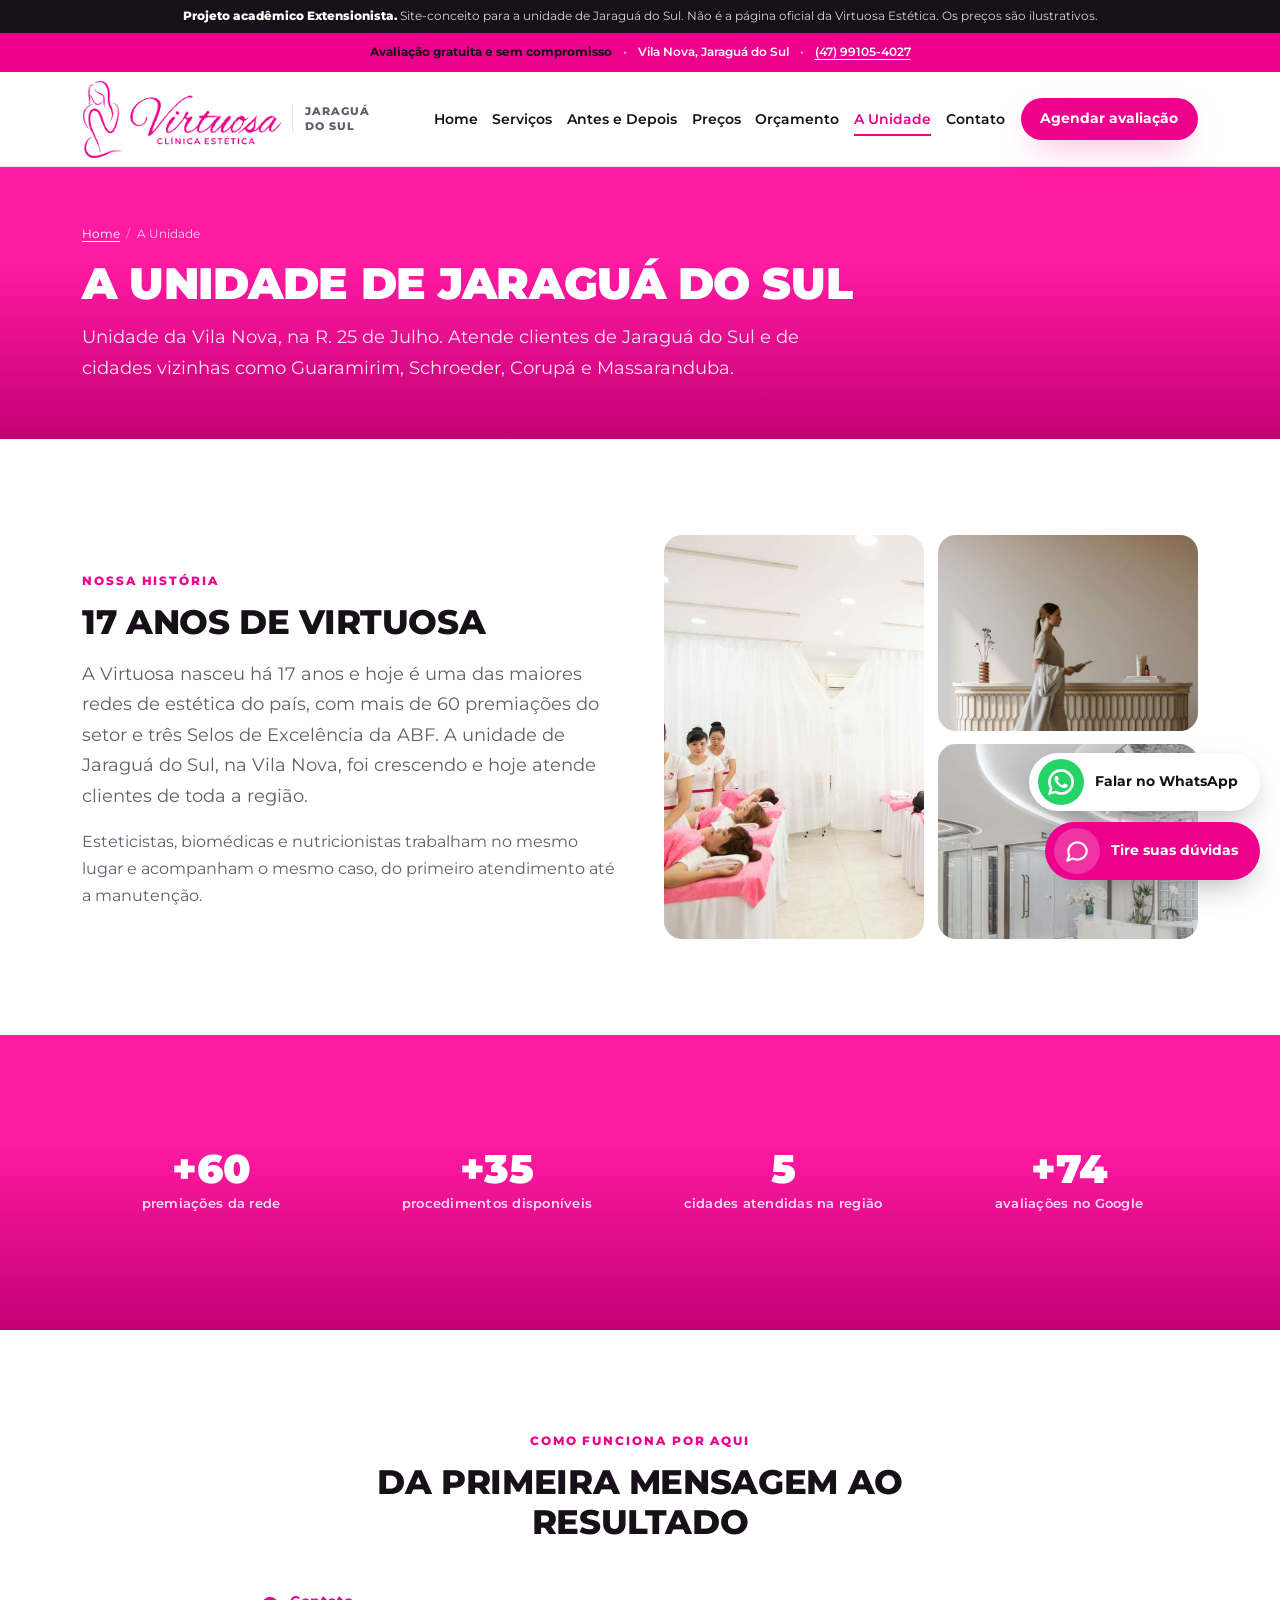
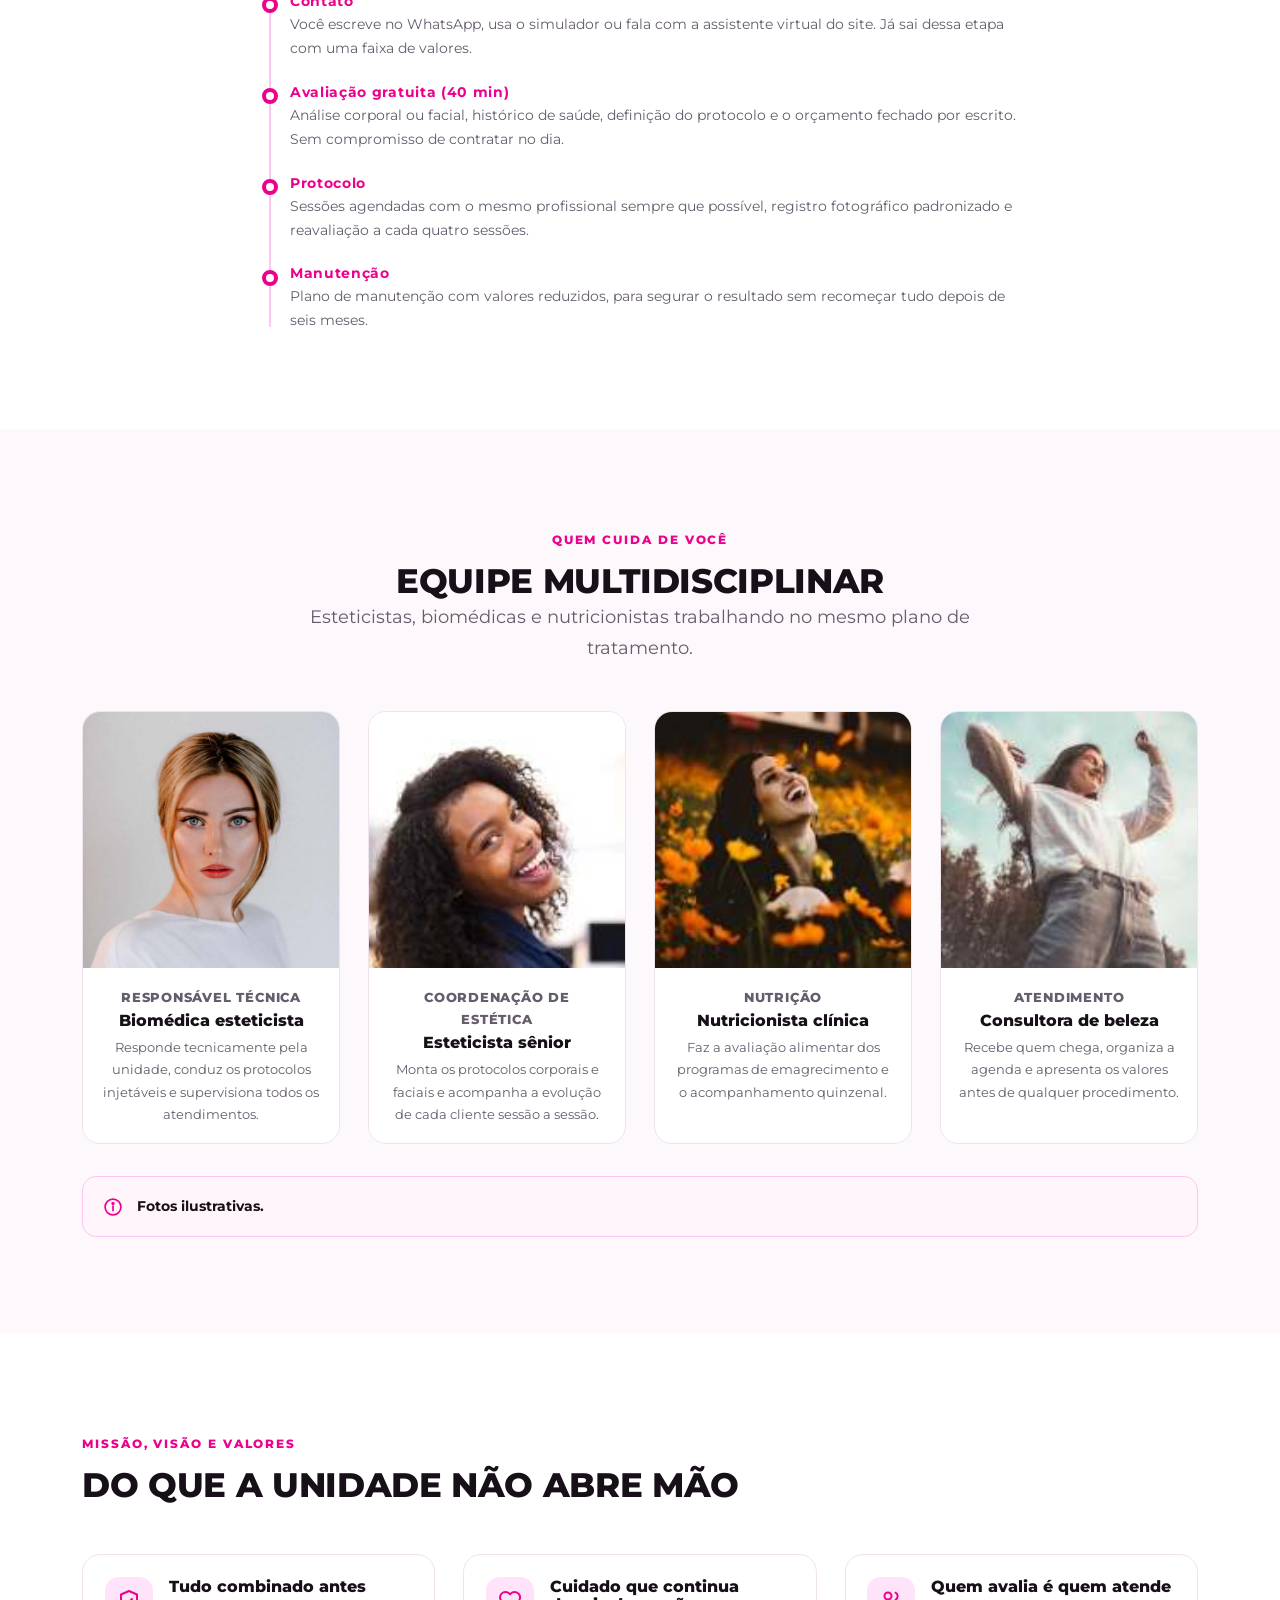
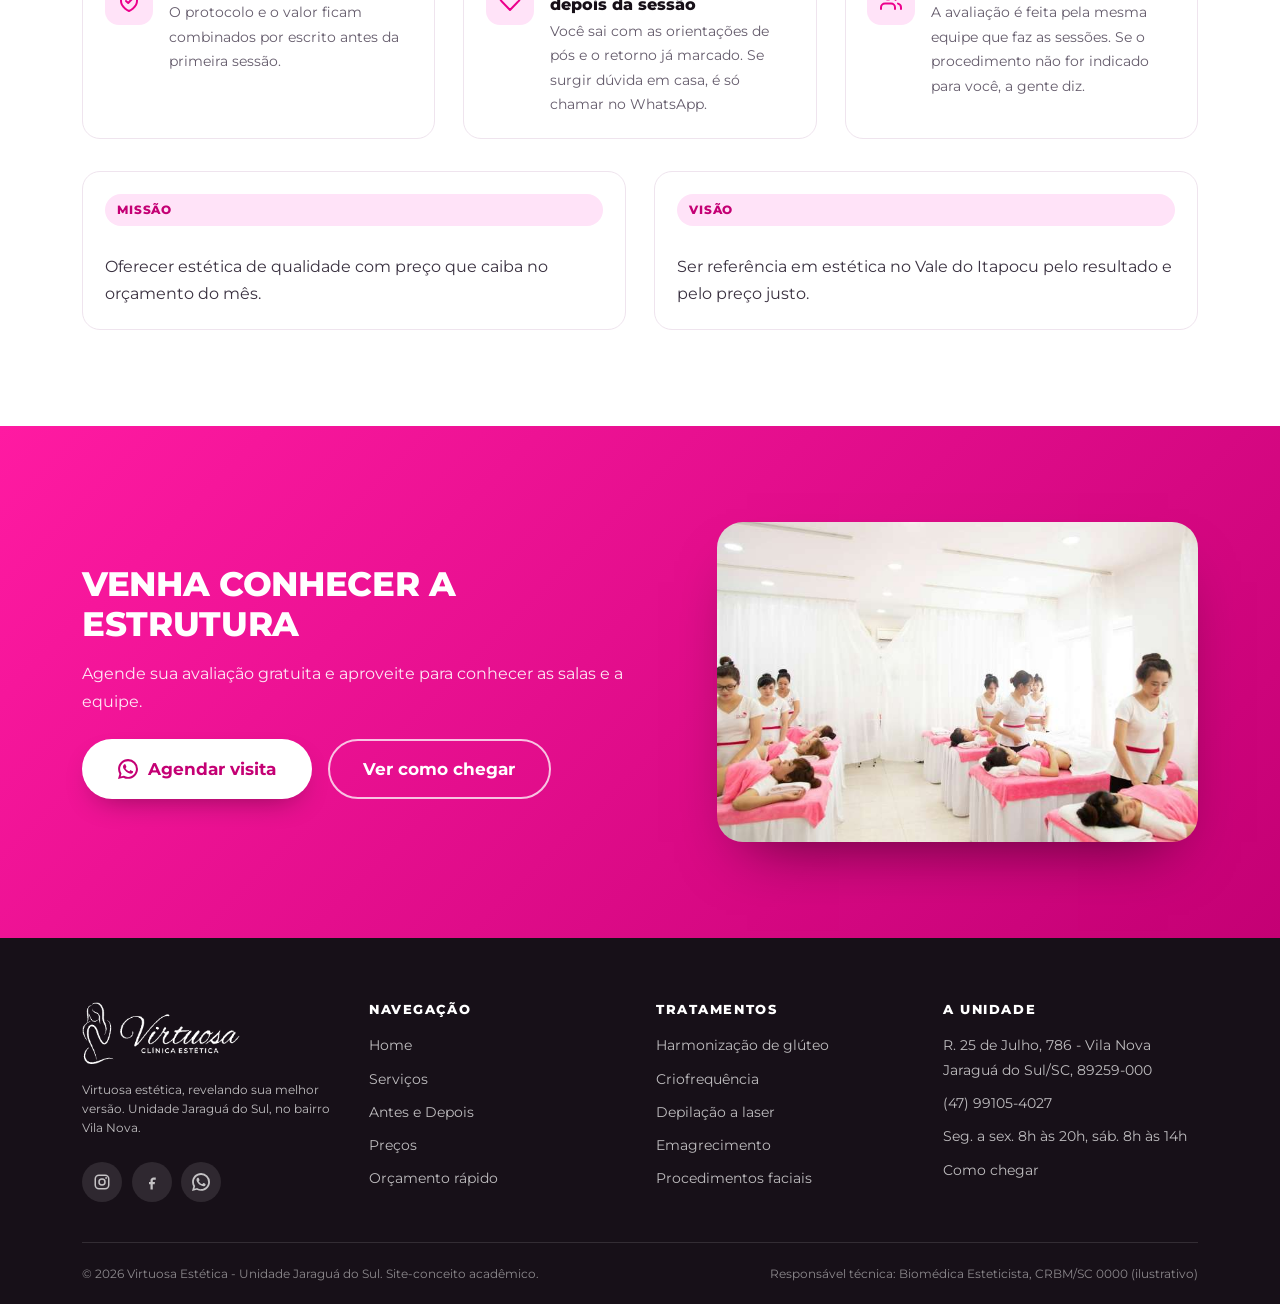
<file: sobre.html>
<!DOCTYPE html>
<html lang="pt-BR">
<head>
  <meta charset="UTF-8">
  <meta name="viewport" content="width=device-width, initial-scale=1">
  <title>A unidade de Jaraguá do Sul | Virtuosa Estética</title>
  <meta name="description" content="Conheça a Virtuosa Estética de Jaraguá do Sul, na Vila Nova: equipe multidisciplinar, protocolos exclusivos e estrutura completa na Vila Nova.">
  <link rel="canonical" href="https://virtuosa-jaragua.com.br/sobre.html">
  <meta name="theme-color" content="#EC008C">
  <meta name="robots" content="index, follow">

  <!-- Compartilhamento em redes sociais -->
  <meta property="og:type" content="website">
  <meta property="og:locale" content="pt_BR">
  <meta property="og:site_name" content="Virtuosa Estética Jaraguá do Sul">
  <meta property="og:title" content="A unidade de Jaraguá do Sul | Virtuosa Estética">
  <meta property="og:description" content="Conheça a Virtuosa Estética de Jaraguá do Sul, na Vila Nova: equipe multidisciplinar, protocolos exclusivos e estrutura completa na Vila Nova.">
  <meta property="og:url" content="https://virtuosa-jaragua.com.br/sobre.html">
  <meta property="og:image" content="https://virtuosa-jaragua.com.br/assets/img/unidade.jpg">

  <link rel="icon" href="assets/img/favicon.png" type="image/png">
  <link rel="stylesheet" href="assets/css/base.css">
  <link rel="stylesheet" href="assets/css/components.css">
  <link rel="stylesheet" href="assets/css/pages.css">
</head>
<body>
<div class="demo-flag">
  <b>Projeto acadêmico Extensionista.</b> Site-conceito para a unidade de Jaraguá do Sul.
  Não é a página oficial da Virtuosa Estética. Os preços são ilustrativos.
</div>

<div class="topbar">
  <strong>Avaliação gratuita e sem compromisso</strong>
  <span class="sep">•</span> Vila Nova, Jaraguá do Sul
  <span class="sep">•</span> <a data-tel href="tel:+5547991054027">(47) 99105-4027</a>
</div>

<header class="header">
  <div class="container header__inner">
    <a class="brand" href="index.html">
      <img class="brand__logo" src="assets/img/logo.png" width="241" height="94" alt="Virtuosa Clínica Estética">
      <span class="brand__unit">Jaraguá<br>do Sul</span>
    </a>

    <nav class="nav">
      <ul>
            <li><a href="index.html">Home</a></li>
            <li><a href="servicos.html">Serviços</a></li>
            <li><a href="antes-depois.html">Antes e Depois</a></li>
            <li><a href="precos.html">Preços</a></li>
            <li><a href="orcamento.html">Orçamento</a></li>
            <li><a href="sobre.html" aria-current="page">A Unidade</a></li>
            <li><a href="contato.html">Contato</a></li>
      </ul>
    </nav>

    <a class="btn btn--sm header__cta" data-wa="avaliacao" href="#">Agendar avaliação</a>

    <button class="nav-toggle" type="button" aria-expanded="false" aria-controls="menu-mobile" aria-label="Abrir menu">
      <span></span><span></span><span></span>
    </button>
  </div>
</header>

<!-- Menu mobile -->
<div class="drawer" id="menu-mobile">
  <div class="drawer__panel">
    <div class="drawer__head">
      <img class="brand__logo" src="assets/img/logo.png" width="241" height="94" alt="Virtuosa Clínica Estética">
      <button class="drawer__close" type="button" aria-label="Fechar menu">&times;</button>
    </div>
    <nav>
      <ul>
          <li><a href="index.html">Home</a></li>
          <li><a href="servicos.html">Serviços</a></li>
          <li><a href="antes-depois.html">Antes e Depois</a></li>
          <li><a href="precos.html">Preços</a></li>
          <li><a href="orcamento.html">Orçamento</a></li>
          <li><a href="sobre.html" aria-current="page">A Unidade</a></li>
          <li><a href="contato.html">Contato</a></li>
      </ul>
    </nav>
    <a class="btn btn--wa btn--block" data-wa="avaliacao" href="#"><svg viewBox="0 0 24 24" fill="currentColor"><path d="M17.47 14.38c-.3-.15-1.76-.87-2.03-.97-.27-.1-.47-.15-.67.15s-.77.97-.94 1.17-.35.22-.65.07a8.1 8.1 0 0 1-2.39-1.47 9 9 0 0 1-1.65-2.06c-.17-.3 0-.46.13-.61.14-.14.3-.35.45-.52.15-.17.2-.3.3-.5.1-.2.05-.37-.02-.52-.08-.15-.67-1.61-.92-2.2-.24-.58-.49-.5-.67-.51h-.57c-.2 0-.52.07-.79.37s-1.04 1.02-1.04 2.48 1.07 2.88 1.22 3.08c.15.2 2.1 3.2 5.08 4.49.71.3 1.26.49 1.69.63.71.22 1.36.19 1.87.12.57-.09 1.76-.72 2-1.41.25-.7.25-1.29.18-1.42-.07-.13-.27-.2-.57-.35zM12.05 21.5h-.01a9.5 9.5 0 0 1-4.83-1.32l-.35-.2-3.59.94.96-3.5-.23-.36a9.42 9.42 0 0 1-1.45-5.04c0-5.2 4.25-9.44 9.5-9.44a9.4 9.4 0 0 1 6.7 2.78 9.35 9.35 0 0 1 2.78 6.67c0 5.2-4.26 9.44-9.48 9.44zM20.5 3.5A11.8 11.8 0 0 0 12.05 0C5.46 0 .1 5.35.1 11.92c0 2.1.55 4.15 1.6 5.96L0 24l6.3-1.65a11.9 11.9 0 0 0 5.74 1.46h.01c6.58 0 11.94-5.35 11.95-11.92a11.85 11.85 0 0 0-3.5-8.39z"/></svg> Agendar no WhatsApp</a>
  </div>
</div>

<main id="conteudo">

<section class="page-head">
  <div class="container">
    <nav class="breadcrumb">
      <ol>
        <li><a href="index.html">Home</a></li>
        <li aria-current="page">A Unidade</li>
      </ol>
    </nav>
    <h1>A unidade de Jaraguá do Sul</h1>
    <p class="lead">Unidade da Vila Nova, na R. 25 de Julho. Atende clientes de Jaraguá do Sul e de cidades vizinhas como Guaramirim, Schroeder, Corupá e Massaranduba.</p>
  </div>
</section>

<section class="section">
  <div class="container">
    <div class="about-grid">
      <div>
        <span class="eyebrow">Nossa história</span>
        <h2>17 anos de Virtuosa</h2>
        <p class="lead mt-2">
          A Virtuosa nasceu há 17 anos e hoje é uma das maiores redes de estética do país, com mais de
          60 premiações do setor e três Selos de Excelência da ABF. A unidade de Jaraguá do Sul, na
          Vila Nova, foi crescendo e hoje atende clientes de toda a região.
        </p>
        <p class="mt-2 muted">
          Esteticistas, biomédicas e nutricionistas trabalham no mesmo lugar e acompanham o mesmo
          caso, do primeiro atendimento até a manutenção.
        </p>
      </div>

      <div class="about-media">
        <img src="assets/img/sala-rosa.jpg" loading="lazy" width="520" height="760"
             alt="Sala de atendimento">
        <img src="assets/img/recepcao.jpg" loading="lazy" width="700" height="525" alt="Recepção da unidade">
        <img src="assets/img/estrutura.jpg" loading="lazy" width="700" height="525" alt="Corredor e salas da clínica">
      </div>
    </div>
  </div>
</section>

<section class="section section--grad">
  <div class="container">
    <div class="grid grid-4">
      <div class="stat"><span class="stat__num">+60</span><span class="stat__label">premiações da rede</span></div>
      <div class="stat"><span class="stat__num">+35</span><span class="stat__label">procedimentos disponíveis</span></div>
      <div class="stat"><span class="stat__num">5</span><span class="stat__label">cidades atendidas na região</span></div>
      <div class="stat"><span class="stat__num">+74</span><span class="stat__label">avaliações no Google</span></div>
    </div>
  </div>
</section>

<section class="section">
  <div class="container container-narrow">
    <div class="section-head section-head--center">
      <span class="eyebrow">Como funciona por aqui</span>
      <h2 id="linha">Da primeira mensagem ao resultado</h2>
    </div>
    <ol class="timeline">
      <li><b>Contato</b>
        <p class="muted small">Você escreve no WhatsApp, usa o simulador ou fala com a assistente virtual do site.
        Já sai dessa etapa com uma faixa de valores.</p></li>
      <li><b>Avaliação gratuita (40 min)</b>
        <p class="muted small">Análise corporal ou facial, histórico de saúde, definição do protocolo e o
        orçamento fechado por escrito. Sem compromisso de contratar no dia.</p></li>
      <li><b>Protocolo</b>
        <p class="muted small">Sessões agendadas com o mesmo profissional sempre que possível, registro
        fotográfico padronizado e reavaliação a cada quatro sessões.</p></li>
      <li><b>Manutenção</b>
        <p class="muted small">Plano de manutenção com valores reduzidos, para segurar o resultado sem
        recomeçar tudo depois de seis meses.</p></li>
    </ol>
  </div>
</section>

<section class="section section--alt">
  <div class="container">
    <div class="section-head section-head--center">
      <span class="eyebrow">Quem cuida de você</span>
      <h2 id="equipe">Equipe multidisciplinar</h2>
      <p class="lead">Esteticistas, biomédicas e nutricionistas trabalhando no mesmo plano de tratamento.</p>
    </div>
    <div class="grid grid-4">
        <article class="person reveal">
          <img src="assets/img/equipe2.jpg" loading="lazy" width="400" height="400"
               alt="Biomédica da unidade">
          <div class="person__body">
            <p class="person__role">Responsável técnica</p>
            <h3>Biomédica esteticista</h3>
            <p>Responde tecnicamente pela unidade, conduz os protocolos injetáveis e supervisiona todos os atendimentos.</p>
          </div>
        </article>
        <article class="person reveal">
          <img src="assets/img/av1.jpg" loading="lazy" width="400" height="400"
               alt="Esteticista da equipe">
          <div class="person__body">
            <p class="person__role">Coordenação de estética</p>
            <h3>Esteticista sênior</h3>
            <p>Monta os protocolos corporais e faciais e acompanha a evolução de cada cliente sessão a sessão.</p>
          </div>
        </article>
        <article class="person reveal">
          <img src="assets/img/av3.jpg" loading="lazy" width="400" height="400"
               alt="Nutricionista">
          <div class="person__body">
            <p class="person__role">Nutrição</p>
            <h3>Nutricionista clínica</h3>
            <p>Faz a avaliação alimentar dos programas de emagrecimento e o acompanhamento quinzenal.</p>
          </div>
        </article>
        <article class="person reveal">
          <img src="assets/img/av5.jpg" loading="lazy" width="400" height="400"
               alt="Consultora da recepção">
          <div class="person__body">
            <p class="person__role">Atendimento</p>
            <h3>Consultora de beleza</h3>
            <p>Recebe quem chega, organiza a agenda e apresenta os valores antes de qualquer procedimento.</p>
          </div>
        </article>
    </div>

    <div class="notice mt-4">
      <svg viewBox="0 0 24 24" fill="none" stroke="currentColor" stroke-width="2" stroke-linecap="round" stroke-linejoin="round"><circle cx="12" cy="12" r="9.5"/><line x1="12" y1="11" x2="12" y2="16.5"/><circle cx="12" cy="7.8" r="1" fill="currentColor"/></svg>
      <p>
        <strong>Fotos ilustrativas.</strong>
        <!-- TODO: fotos reais da equipe -->
      </p>
    </div>
  </div>
</section>

<section class="section">
  <div class="container">
    <div class="section-head">
      <span class="eyebrow">Missão, visão e valores</span>
      <h2 id="valores">Do que a unidade não abre mão</h2>
    </div>
    <div class="grid grid-3">
      <article class="feature reveal">
        <span class="feature__icon"><svg viewBox="0 0 24 24" fill="none" stroke="currentColor" stroke-width="2" stroke-linecap="round" stroke-linejoin="round"><path d="M12 22s8-3.5 8-10V5.5L12 2 4 5.5V12c0 6.5 8 10 8 10z"/><polyline points="9 12 11.2 14 15 10"/></svg></span>
        <div><h3>Tudo combinado antes</h3><p>O protocolo e o valor ficam combinados por escrito antes da primeira sessão.</p></div>
      </article>
      <article class="feature reveal">
        <span class="feature__icon"><svg viewBox="0 0 24 24" fill="none" stroke="currentColor" stroke-width="2" stroke-linecap="round" stroke-linejoin="round"><path d="M20.4 4.6a5.4 5.4 0 0 0-7.7 0L12 5.3l-.7-.7a5.4 5.4 0 1 0-7.7 7.7l.7.7L12 21l7.7-8a5.4 5.4 0 0 0 .7-8.4z"/></svg></span>
        <div><h3>Cuidado que continua depois da sessão</h3><p>Você sai com as orientações de pós e o retorno já marcado. Se surgir dúvida em casa, é só chamar no WhatsApp.</p></div>
      </article>
      <article class="feature reveal">
        <span class="feature__icon"><svg viewBox="0 0 24 24" fill="none" stroke="currentColor" stroke-width="2" stroke-linecap="round" stroke-linejoin="round"><path d="M16 20v-1.5a4 4 0 0 0-4-4H6a4 4 0 0 0-4 4V20"/><circle cx="9" cy="7" r="3.5"/><path d="M22 20v-1.5a4 4 0 0 0-3-3.9"/><path d="M16.5 3.7a4 4 0 0 1 0 7.1"/></svg></span>
        <div><h3>Quem avalia é quem atende</h3><p>A avaliação é feita pela mesma equipe que faz as sessões. Se o procedimento não for indicado para você, a gente diz.</p></div>
      </article>
    </div>

    <div class="grid grid-2 mt-4">
      <div class="card"><div class="card__body">
        <span class="badge">Missão</span>
        <p class="mt-2">Oferecer estética de qualidade com preço que caiba no orçamento do mês.</p>
      </div></div>
      <div class="card"><div class="card__body">
        <span class="badge">Visão</span>
        <p class="mt-2">Ser referência em estética no Vale do Itapocu pelo resultado e pelo preço justo.</p>
      </div></div>
    </div>
  </div>
</section>

<section class="cta-band">
  <div class="container cta-band__inner">
    <div>
      <h2>Venha conhecer a estrutura</h2>
      <p class="mt-2">
        Agende sua avaliação gratuita e aproveite para conhecer as salas e a equipe.
      </p>
      <div class="flex gap wrap mt-3">
        <a class="btn btn--white btn--lg" data-wa="avaliacao" href="#"><svg viewBox="0 0 24 24" fill="currentColor"><path d="M17.47 14.38c-.3-.15-1.76-.87-2.03-.97-.27-.1-.47-.15-.67.15s-.77.97-.94 1.17-.35.22-.65.07a8.1 8.1 0 0 1-2.39-1.47 9 9 0 0 1-1.65-2.06c-.17-.3 0-.46.13-.61.14-.14.3-.35.45-.52.15-.17.2-.3.3-.5.1-.2.05-.37-.02-.52-.08-.15-.67-1.61-.92-2.2-.24-.58-.49-.5-.67-.51h-.57c-.2 0-.52.07-.79.37s-1.04 1.02-1.04 2.48 1.07 2.88 1.22 3.08c.15.2 2.1 3.2 5.08 4.49.71.3 1.26.49 1.69.63.71.22 1.36.19 1.87.12.57-.09 1.76-.72 2-1.41.25-.7.25-1.29.18-1.42-.07-.13-.27-.2-.57-.35zM12.05 21.5h-.01a9.5 9.5 0 0 1-4.83-1.32l-.35-.2-3.59.94.96-3.5-.23-.36a9.42 9.42 0 0 1-1.45-5.04c0-5.2 4.25-9.44 9.5-9.44a9.4 9.4 0 0 1 6.7 2.78 9.35 9.35 0 0 1 2.78 6.67c0 5.2-4.26 9.44-9.48 9.44zM20.5 3.5A11.8 11.8 0 0 0 12.05 0C5.46 0 .1 5.35.1 11.92c0 2.1.55 4.15 1.6 5.96L0 24l6.3-1.65a11.9 11.9 0 0 0 5.74 1.46h.01c6.58 0 11.94-5.35 11.95-11.92a11.85 11.85 0 0 0-3.5-8.39z"/></svg> Agendar visita</a>
        <a class="btn btn--ghost-white btn--lg" href="contato.html#mapa">Ver como chegar</a>
      </div>
    </div>
    <div class="cta-band__img">
      <img src="assets/img/unidade.jpg" loading="lazy" width="700" height="500"
           alt="Fachada e salas da unidade">
    </div>
  </div>
</section>

</main>

<footer class="footer">
  <div class="container">
    <div class="footer__grid">
      <div>
        <div class="footer__brand"><img src="assets/img/logo-branco.png" width="241" height="94" alt="Virtuosa Clínica Estética"></div>
        <p class="tiny mt-2" style="max-width:26rem">
          Virtuosa estética, revelando sua melhor versão. Unidade Jaraguá do Sul, no bairro Vila Nova.
        </p>
        <ul class="footer__social mt-3">
          <li><a href="https://www.instagram.com/virtuosajaraguavilanova/" target="_blank" rel="noopener" data-social="instagram" aria-label="Instagram da unidade"><svg viewBox="0 0 24 24" fill="none" stroke="currentColor" stroke-width="2"><rect x="3" y="3" width="18" height="18" rx="5"/><circle cx="12" cy="12" r="4"/><circle cx="17.5" cy="6.5" r="1.2" fill="currentColor" stroke="none"/></svg></a></li>
          <li><a href="https://www.facebook.com/clinicavirtuosajaraguavilanova/" target="_blank" rel="noopener" data-social="facebook" aria-label="Facebook da unidade"><svg viewBox="0 0 24 24" fill="currentColor"><path d="M14 9h3V6h-3c-2.2 0-4 1.8-4 4v2H8v3h2v7h3v-7h2.5l.5-3H13v-2c0-.6.4-1 1-1z"/></svg></a></li>
          <li><a data-wa="geral" href="#" aria-label="WhatsApp da unidade"><svg viewBox="0 0 24 24" fill="currentColor"><path d="M17.47 14.38c-.3-.15-1.76-.87-2.03-.97-.27-.1-.47-.15-.67.15s-.77.97-.94 1.17-.35.22-.65.07a8.1 8.1 0 0 1-2.39-1.47 9 9 0 0 1-1.65-2.06c-.17-.3 0-.46.13-.61.14-.14.3-.35.45-.52.15-.17.2-.3.3-.5.1-.2.05-.37-.02-.52-.08-.15-.67-1.61-.92-2.2-.24-.58-.49-.5-.67-.51h-.57c-.2 0-.52.07-.79.37s-1.04 1.02-1.04 2.48 1.07 2.88 1.22 3.08c.15.2 2.1 3.2 5.08 4.49.71.3 1.26.49 1.69.63.71.22 1.36.19 1.87.12.57-.09 1.76-.72 2-1.41.25-.7.25-1.29.18-1.42-.07-.13-.27-.2-.57-.35zM12.05 21.5h-.01a9.5 9.5 0 0 1-4.83-1.32l-.35-.2-3.59.94.96-3.5-.23-.36a9.42 9.42 0 0 1-1.45-5.04c0-5.2 4.25-9.44 9.5-9.44a9.4 9.4 0 0 1 6.7 2.78 9.35 9.35 0 0 1 2.78 6.67c0 5.2-4.26 9.44-9.48 9.44zM20.5 3.5A11.8 11.8 0 0 0 12.05 0C5.46 0 .1 5.35.1 11.92c0 2.1.55 4.15 1.6 5.96L0 24l6.3-1.65a11.9 11.9 0 0 0 5.74 1.46h.01c6.58 0 11.94-5.35 11.95-11.92a11.85 11.85 0 0 0-3.5-8.39z"/></svg></a></li>
        </ul>
      </div>

      <div>
        <h3>Navegação</h3>
        <ul>
          <li><a href="index.html">Home</a></li>
          <li><a href="servicos.html">Serviços</a></li>
          <li><a href="antes-depois.html">Antes e Depois</a></li>
          <li><a href="precos.html">Preços</a></li>
          <li><a href="orcamento.html">Orçamento rápido</a></li>
        </ul>
      </div>

      <div>
        <h3>Tratamentos</h3>
        <ul>
          <li><a href="servicos.html?cat=exclusivos">Harmonização de glúteo</a></li>
          <li><a href="servicos.html?cat=corporais">Criofrequência</a></li>
          <li><a href="servicos.html?cat=laser">Depilação a laser</a></li>
          <li><a href="servicos.html?cat=emagrecimento">Emagrecimento</a></li>
          <li><a href="servicos.html?cat=faciais">Procedimentos faciais</a></li>
        </ul>
      </div>

      <div>
        <h3>A unidade</h3>
        <ul>
          <li>R. 25 de Julho, 786 - Vila Nova<br>Jaraguá do Sul/SC, 89259-000</li>
          <li><a data-tel href="tel:+5547991054027">(47) 99105-4027</a></li>
          <li>Seg. a sex. 8h às 20h, sáb. 8h às 14h</li>
          <li><a href="contato.html#mapa">Como chegar</a></li>
        </ul>
      </div>
    </div>

    <div class="footer__bottom">
      <span>© <span data-ano>2026</span> Virtuosa Estética - Unidade Jaraguá do Sul. Site-conceito acadêmico.</span>
      <span>Responsável técnica: Biomédica Esteticista, CRBM/SC 0000 (ilustrativo)</span>
    </div>
  </div>
</footer>

<!-- whatsapp e chat -->
<div class="floaters">
  <a class="floater floater--wa" data-wa="geral" href="#">
    <span class="floater__icon"><svg viewBox="0 0 24 24" fill="currentColor"><path d="M17.47 14.38c-.3-.15-1.76-.87-2.03-.97-.27-.1-.47-.15-.67.15s-.77.97-.94 1.17-.35.22-.65.07a8.1 8.1 0 0 1-2.39-1.47 9 9 0 0 1-1.65-2.06c-.17-.3 0-.46.13-.61.14-.14.3-.35.45-.52.15-.17.2-.3.3-.5.1-.2.05-.37-.02-.52-.08-.15-.67-1.61-.92-2.2-.24-.58-.49-.5-.67-.51h-.57c-.2 0-.52.07-.79.37s-1.04 1.02-1.04 2.48 1.07 2.88 1.22 3.08c.15.2 2.1 3.2 5.08 4.49.71.3 1.26.49 1.69.63.71.22 1.36.19 1.87.12.57-.09 1.76-.72 2-1.41.25-.7.25-1.29.18-1.42-.07-.13-.27-.2-.57-.35zM12.05 21.5h-.01a9.5 9.5 0 0 1-4.83-1.32l-.35-.2-3.59.94.96-3.5-.23-.36a9.42 9.42 0 0 1-1.45-5.04c0-5.2 4.25-9.44 9.5-9.44a9.4 9.4 0 0 1 6.7 2.78 9.35 9.35 0 0 1 2.78 6.67c0 5.2-4.26 9.44-9.48 9.44zM20.5 3.5A11.8 11.8 0 0 0 12.05 0C5.46 0 .1 5.35.1 11.92c0 2.1.55 4.15 1.6 5.96L0 24l6.3-1.65a11.9 11.9 0 0 0 5.74 1.46h.01c6.58 0 11.94-5.35 11.95-11.92a11.85 11.85 0 0 0-3.5-8.39z"/></svg></span>
    <span class="floater__label">Falar no WhatsApp</span>
  </a>
  <button class="floater floater--chat" id="chat-open" type="button" aria-controls="chat" aria-expanded="false">
    <span class="floater__icon"><svg viewBox="0 0 24 24" fill="none" stroke="currentColor" stroke-width="2" stroke-linecap="round" stroke-linejoin="round"><path d="M21 11.5a8.4 8.4 0 0 1-9 8.4 8.9 8.9 0 0 1-4-.9L3 21l1.9-4.6a8.4 8.4 0 0 1-.9-3.9 8.4 8.4 0 0 1 9-8.4 8.4 8.4 0 0 1 8 8.4z"/></svg></span>
    <span class="floater__label">Tire suas dúvidas</span>
  </button>
</div>

<!-- chat -->
<section class="chat" id="chat" hidden>
  <header class="chat__header">
    <span class="chat__avatar">Vi</span>
    <div>
      <div class="chat__title">Assistente Virtuosa</div>
      <div class="chat__status">Respondemos na hora</div>
    </div>
    <button class="chat__close" type="button" aria-label="Fechar assistente">&times;</button>
  </header>
  <div class="chat__body"></div>
  <div class="chat__quick"></div>
  <p class="chat__foot">Assistente automática. Para falar com uma pessoa, escolha "Falar com atendente".</p>
</section>

<script src="assets/js/config.js"></script>
<script src="assets/js/main.js"></script>
<script src="assets/js/chatbot.js"></script>
</body>
</html>
</file>
<file: assets/css/base.css>
/* base: reset, variaveis, textos */

/* fontes */
@font-face {
  font-family: 'Montserrat';
  font-style: normal;
  font-weight: 400;
  font-display: swap;
  src: url('../fonts/montserrat-latin-400-normal.woff2') format('woff2');
}

@font-face {
  font-family: 'Montserrat';
  font-style: normal;
  font-weight: 600;
  font-display: swap;
  src: url('../fonts/montserrat-latin-600-normal.woff2') format('woff2');
}

@font-face {
  font-family: 'Montserrat';
  font-style: normal;
  font-weight: 700;
  font-display: swap;
  src: url('../fonts/montserrat-latin-700-normal.woff2') format('woff2');
}

@font-face {
  font-family: 'Montserrat';
  font-style: normal;
  font-weight: 800;
  font-display: swap;
  src: url('../fonts/montserrat-latin-800-normal.woff2') format('woff2');
}

@font-face {
  font-family: 'Montserrat';
  font-style: normal;
  font-weight: 900;
  font-display: swap;
  src: url('../fonts/montserrat-latin-900-normal.woff2') format('woff2');
}

@font-face {
  font-family: 'Satisfy';
  font-style: normal;
  font-weight: 400;
  font-display: swap;
  src: url('../fonts/satisfy-latin-400-normal.woff2') format('woff2');
}

/* variaveis */
:root {
  /* cores */
  --pink: #EC008C;
  --pink-light: #FF1AA2;
  --pink-dark: #C40074; /* hover */
  --pink-050: #FFF5FB;
  --pink-100: #FFE3F8;
  --pink-200: #FFC6F1;
  --pink-300: #FF8FDD;
  --neon: #EEFF00; /* glow do hero */

  /* neutros */
  --ink: #171018;
  --ink-80: #3A3140;
  --ink-60: #655C6C;
  --ink-40: #9A93A0;
  --line: #EFE4EE;
  --surface: #FFFFFF;
  --surface-2: #FCF8FB;

  /* acoes */
  --wa: #25D366; /* whatsapp */
  --wa-dark: #128C7E;
  --star: #F5A623;

  /* gradientes */
  --grad-pink: linear-gradient(180deg,var(--pink-light) 35%,var(--pink-dark));
  --grad-pink-diag: linear-gradient(135deg,var(--pink-light),var(--pink-dark));

  /* tipografia */
  --font: 'Montserrat',system-ui,-apple-system,'Segoe UI',Roboto,Arial,sans-serif;
  --font-script: 'Satisfy','Brush Script MT',cursive;

  /* tamanhos */
  --container: 1180px;
  --gutter: 2rem;
  --section-y: 6rem;
  --radius: 18px;
  --radius-lg: 26px;
  --radius-pill: 999px;

  /* sombras */
  --shadow-sm: 0 2px 10px rgba(23,16,24,.06);
  --shadow: 0 10px 30px -12px rgba(23,16,24,.18);
  --shadow-pink: 0 14px 34px -14px rgba(236,0,140,.55);

  --transition: .25s cubic-bezier(.4,0,.2,1);
}

/* reset */
*,
*::before,
*::after {
  box-sizing: border-box;
}

* {
  margin: 0;
}

html {
  -webkit-text-size-adjust: 100%;
  scroll-behavior: smooth;
  scroll-padding-top: 112px;
}

body {
  font-family: var(--font);
  font-size: 1rem;
  line-height: 1.7;
  color: var(--ink-80);
  background: var(--surface);
  -webkit-font-smoothing: antialiased;
  overflow-x: hidden;
}

img,
picture,
svg,
video {
  display: block;
  max-width: 100%;
  height: auto;
}

[hidden] {
  display: none !important;
}

input,
button,
textarea,
select {
  font: inherit;
  color: inherit;
}

button {
  background: none;
  border: 0;
  cursor: pointer;
}

a {
  color: var(--pink);
  text-decoration: none;
}

a:hover {
  color: var(--pink-dark);
}

ul,
ol {
  list-style: none;
  padding: 0;
}

table {
  border-collapse: collapse;
  width: 100%;
}

:focus-visible {
  outline: 3px solid var(--pink);
  outline-offset: 3px;
  border-radius: 6px;
}

/* textos */
h1,
h2,
h3,
h4,
h5 {
  color: var(--ink);
  line-height: 1.15;
  font-weight: 800;
}

.display {
  font-size: 3.5rem;
  font-weight: 900;
  text-transform: uppercase;
  letter-spacing: -.015em;
  line-height: 1.06;
}

.script {
  font-family: var(--font-script);
  font-weight: 400;
  text-transform: none;
  letter-spacing: 0;
  line-height: 1.1;
  font-size: 1.22em;
  display: block;
}

h2,
.h2 {
  font-size: 2.15rem;
  text-transform: uppercase;
  letter-spacing: -.01em;
}

h3,
.h3 {
  font-size: 1.4rem;
  font-weight: 800;
}

h4,
.h4 {
  font-size: 1.05rem;
  font-weight: 700;
}

.eyebrow {
  display: inline-block;
  font-size: .75rem;
  font-weight: 800;
  letter-spacing: .16em;
  text-transform: uppercase;
  color: var(--pink);
  margin-bottom: .75rem;
}

.lead {
  font-size: 1.125rem;
  color: var(--ink-60);
}

strong,
b {
  font-weight: 700;
  color: var(--ink);
}

.text-pink {
  color: var(--pink);
}

.text-white {
  color: #fff;
}

.muted {
  color: var(--ink-60);
}

.small {
  font-size: .875rem;
}

.tiny {
  font-size: .78rem;
  line-height: 1.55;
}

/* layout */
.container {
  width: 100%;
  max-width: var(--container);
  margin-inline: auto;
  padding-inline: var(--gutter);
}

.container-narrow {
  max-width: 820px;
}

.section {
  padding-block: var(--section-y);
}

.section-tight {
  padding-block: clamp(2.5rem,5vw,3.5rem);
}

.section--alt {
  background: var(--surface-2);
}

.section--pink {
  background: var(--pink-050);
}

.section--grad {
  background: var(--grad-pink);
  color: #fff;
}

.section--grad h2,
.section--grad h3,
.section--grad h4 {
  color: #fff;
}

.section--grad .eyebrow {
  color: var(--pink-100);
}

.section--grad .lead {
  color: rgba(255,255,255,.9);
}

.section-head {
  max-width: 720px;
  margin-bottom: clamp(2rem,4vw,3rem);
}

.section-head--center {
  margin-inline: auto;
  text-align: center;
}

.grid {
  display: grid;
  gap: clamp(1rem,2.4vw,1.75rem);
}

.grid-2 {
  grid-template-columns: repeat(auto-fit,minmax(min(100%,320px),1fr));
}

.grid-3 {
  grid-template-columns: repeat(auto-fit,minmax(min(100%,280px),1fr));
}

.grid-4 {
  grid-template-columns: repeat(auto-fit,minmax(min(100%,230px),1fr));
}

.flex {
  display: flex;
}

.items-center {
  align-items: center;
}

.justify-between {
  justify-content: space-between;
}

.gap-sm {
  gap: .5rem;
}

.gap {
  gap: 1rem;
}

.wrap {
  flex-wrap: wrap;
}

.center {
  text-align: center;
}

.mt-1 {
  margin-top: .5rem;
}

.mt-2 {
  margin-top: 1rem;
}

.mt-3 {
  margin-top: 1.5rem;
}

.mt-4 {
  margin-top: 2rem;
}

.mb-2 {
  margin-bottom: 1rem;
}

.mb-3 {
  margin-bottom: 1.5rem;
}

.full {
  width: 100%;
}

.hidden {
  display: none !important;
}

/* animacao ao rolar */
.reveal {
  opacity: 0;
  transform: translateY(22px);
  transition: opacity .6s ease,transform .6s ease;
}

.reveal.is-visible {
  opacity: 1;
  transform: none;
}

@media (prefers-reduced-motion: reduce) {
  .reveal {
    opacity: 1;
    transform: none;
  }
}

/* tamanhos no tablet */
@media (max-width: 1024px) {
  :root {
    --gutter: 1.5rem;
    --section-y: 4.5rem;
  }

  .display {
    font-size: 2.75rem;
  }

  h2,
  .h2 {
    font-size: 1.85rem;
  }
}

/* tamanhos no celular */
@media (max-width: 600px) {
  :root {
    --gutter: 1.15rem;
    --section-y: 3.5rem;
  }

  .display {
    font-size: 1.8rem;
  }

  h2,
  .h2 {
    font-size: 1.5rem;
  }

  h3,
  .h3 {
    font-size: 1.15rem;
  }

  .lead {
    font-size: 1rem;
  }
}
</file>
<file: assets/css/components.css>
/* componentes */

/* botoes */
.btn {
  display: inline-flex;
  align-items: center;
  justify-content: center;
  gap: .65rem;
  min-height: 52px;
  padding: .85rem 1.6rem;
  background: #EC008C;
  color: #fff;
  border-radius: var(--radius-pill);
  font-weight: 700;
  font-size: .95rem;
  line-height: 1.2;
  text-align: center;
  border: 2px solid transparent;
  box-shadow: var(--shadow-pink);
  transition: transform var(--transition),background var(--transition),box-shadow var(--transition),color var(--transition);
}

.btn:hover {
  background: var(--pink-dark);
  color: #fff;
  transform: translateY(-2px);
}

.btn:active {
  transform: translateY(0);
}

.btn svg {
  width: 20px;
  height: 20px;
  flex: none;
}

.btn--outline {
  background: transparent;
  color: var(--pink);
  border-color: var(--pink);
  box-shadow: none;
}

.btn--outline:hover {
  background: var(--pink);
  color: #fff;
  border-color: var(--pink);
}

.btn--white {
  background: #fff;
  color: var(--pink-dark);
  box-shadow: 0 12px 30px -14px rgba(0,0,0,.45);
}

.btn--white:hover {
  background: var(--pink-100);
  color: var(--pink-dark);
}

.btn--ghost-white {
  background: transparent;
  color: #fff;
  border-color: rgba(255,255,255,.75);
  box-shadow: none;
}

.btn--ghost-white:hover {
  background: #fff;
  color: var(--pink-dark);
}

.btn--wa {
  background: var(--wa);
  color: #fff;
  box-shadow: 0 12px 28px -14px rgba(37,211,102,.8);
}

.btn--wa:hover {
  background: var(--wa-dark);
  color: #fff;
}

.btn--lg {
  min-height: 60px;
  font-size: 1.05rem;
  padding: 1rem 2.1rem;
}

.btn--sm {
  min-height: 42px;
  font-size: .85rem;
  padding: .5rem 1.1rem;
}

.btn--block {
  display: flex;
  width: 100%;
}

.btn[disabled] {
  opacity: .45;
  pointer-events: none;
}

.link-arrow {
  display: inline-flex;
  align-items: center;
  gap: .4rem;
  font-weight: 700;
}

.link-arrow::after {
  content: "\2192";
  transition: transform var(--transition);
}

.link-arrow:hover::after {
  transform: translateX(4px);
}

/* badges e estrelas */
.badge {
  display: inline-flex;
  align-items: center;
  gap: .4rem;
  padding: .35rem .8rem;
  border-radius: var(--radius-pill);
  background: var(--pink-100);
  color: var(--pink-dark);
  font-size: .75rem;
  font-weight: 800;
  letter-spacing: .06em;
  text-transform: uppercase;
}

.badge--solid {
  background: var(--pink);
  color: #fff;
}

.badge--light {
  background: rgba(255,255,255,.18);
  color: #fff;
  backdrop-filter: blur(4px);
}

.badge--outline {
  background: transparent;
  border: 1.5px solid var(--pink-200);
  color: var(--pink-dark);
}

.stars {
  display: inline-flex;
  gap: 2px;
  color: var(--star);
  line-height: 1;
}

.stars svg {
  width: 16px;
  height: 16px;
  fill: currentColor;
}

.stars .star-off {
  color: #dadce0;
}

/* topbar e header */
.topbar {
  background: var(--pink);
  color: #fff;
  font-size: .78rem;
  font-weight: 600;
  text-align: center;
  padding: .55rem var(--gutter);
}

.topbar a {
  color: #fff;
  text-decoration: underline;
  text-underline-offset: 3px;
}

.topbar .sep {
  opacity: .55;
  margin-inline: .5rem;
}

.header {
  position: sticky;
  top: 0;
  z-index: 60;
  background: rgba(255,255,255,.92);
  backdrop-filter: blur(12px);
  border-bottom: 1px solid var(--line);
  transition: box-shadow var(--transition);
}

.header.is-stuck {
  box-shadow: 0 6px 24px -18px rgba(23,16,24,.6);
}

.header__inner {
  display: flex;
  align-items: center;
  gap: 1rem;
  min-height: 78px;
}

@media (min-width: 1024px) {
  .header__inner {
    min-height: 94px;
  }
}

.brand {
  display: flex;
  align-items: center;
  gap: .55rem;
  margin-right: auto;
  flex: none;
}

.brand__logo {
  width: clamp(150px,16vw,200px);
  height: auto;
  flex: none;
}

.brand__unit {
  display: none;
  padding-left: .7rem;
  margin-left: .1rem;
  border-left: 1px solid var(--line);
  font-size: .68rem;
  font-weight: 800;
  letter-spacing: .1em;
  text-transform: uppercase;
  color: var(--ink-60);
  line-height: 1.35;
}

@media (min-width: 1200px) {
  .brand__unit {
    display: block;
  }
}

.nav {
  display: none;
}

.nav ul {
  display: flex;
  align-items: center;
  gap: clamp(.55rem,1.15vw,1.15rem);
}

.nav a {
  color: var(--ink);
  font-weight: 600;
  font-size: .88rem;
  padding: .4rem 0;
  white-space: nowrap;
  border-bottom: 2px solid transparent;
  transition: color var(--transition),border-color var(--transition);
}

.nav a:hover,
.nav a[aria-current="page"] {
  color: var(--pink);
  border-color: var(--pink);
}

.header__cta {
  display: none;
}

@media (min-width: 1024px) {
  .nav {
    display: block;
  }

  .header__cta {
    display: inline-flex;
  }
}

/* hamburguer */
.nav-toggle {
  display: inline-flex;
  flex-direction: column;
  justify-content: center;
  gap: 5px;
  width: 46px;
  height: 46px;
  padding: 0 11px;
  border-radius: 12px;
  border: 1px solid var(--line);
}

.nav-toggle span {
  display: block;
  height: 2px;
  background: var(--ink);
  border-radius: 2px;
  transition: transform var(--transition),opacity var(--transition);
}

.nav-toggle[aria-expanded="true"] span:nth-child(1) {
  transform: translateY(7px) rotate(45deg);
}

.nav-toggle[aria-expanded="true"] span:nth-child(2) {
  opacity: 0;
}

.nav-toggle[aria-expanded="true"] span:nth-child(3) {
  transform: translateY(-7px) rotate(-45deg);
}

@media (min-width: 1024px) {
  .nav-toggle {
    display: none;
  }
}

/* menu mobile */
.drawer {
  position: fixed;
  inset: 0;
  z-index: 70;
  background: rgba(23,16,24,.45);
  backdrop-filter: blur(2px);
  opacity: 0;
  visibility: hidden;
  transition: opacity var(--transition),visibility var(--transition);
}

.drawer.is-open {
  opacity: 1;
  visibility: visible;
}

.drawer__panel {
  position: absolute;
  inset: 0 0 0 auto;
  width: min(86vw,360px);
  background: #fff;
  padding: 1.5rem var(--gutter) 2rem;
  display: flex;
  flex-direction: column;
  gap: 1.25rem;
  overflow-y: auto;
  transform: translateX(100%);
  transition: transform .3s cubic-bezier(.4,0,.2,1);
}

.drawer.is-open .drawer__panel {
  transform: none;
}

.drawer__head {
  display: flex;
  align-items: center;
  justify-content: space-between;
}

.drawer__close {
  width: 42px;
  height: 42px;
  border-radius: 12px;
  border: 1px solid var(--line);
  font-size: 1.35rem;
  line-height: 1;
  color: var(--ink);
}

.drawer nav ul {
  display: flex;
  flex-direction: column;
}

.drawer nav a {
  display: block;
  padding: .85rem 0;
  border-bottom: 1px solid var(--line);
  color: var(--ink);
  font-weight: 700;
  font-size: 1.02rem;
}

.drawer nav a:hover,
.drawer nav a[aria-current="page"] {
  color: var(--pink);
}

.drawer .brand__logo {
  width: 150px;
}

/* cards */
.card {
  background: #fff;
  border: 1px solid var(--line);
  border-radius: var(--radius);
  overflow: hidden;
  display: flex;
  flex-direction: column;
  transition: transform var(--transition),box-shadow var(--transition),border-color var(--transition);
}

.card:hover {
  transform: translateY(-4px);
  box-shadow: var(--shadow);
  border-color: var(--pink-200);
}

.card__media {
  position: relative;
  aspect-ratio: 4/3;
  overflow: hidden;
  background: var(--pink-050);
}

.card__media img {
  width: 100%;
  height: 100%;
  object-fit: cover;
  transition: transform .5s ease;
}

.card:hover .card__media img {
  transform: scale(1.05);
}

.card__media .badge {
  position: absolute;
  left: .85rem;
  top: .85rem;
}

.card__body {
  padding: 1.35rem;
  display: flex;
  flex-direction: column;
  gap: .7rem;
  flex: 1;
}

.card__body h3 {
  margin-bottom: .1rem;
}

.card__foot {
  margin-top: auto;
  padding-top: .9rem;
  display: flex;
  flex-direction: column;
  gap: .75rem;
}

.card__price {
  font-size: .9rem;
  color: var(--ink-60);
}

.card__price b {
  display: block;
  font-size: 1.35rem;
  color: var(--pink);
  font-weight: 900;
  line-height: 1.2;
}

.card-list {
  display: flex;
  flex-direction: column;
  gap: .45rem;
  font-size: .9rem;
  color: var(--ink-60);
}

.card-list li {
  display: flex;
  gap: .5rem;
  align-items: flex-start;
}

.card-list li::before {
  content: "";
  flex: none;
  width: 16px;
  height: 16px;
  margin-top: .28rem;
  border-radius: 50%;
  background: var(--pink-100) url("data:image/svg+xml,%3Csvg xmlns='http://www.w3.org/2000/svg' viewBox='0 0 24 24' fill='none' stroke='%23EC008C' stroke-width='3.5' stroke-linecap='round' stroke-linejoin='round'%3E%3Cpolyline points='20 6 9 17 4 12'/%3E%3C/svg%3E") center/10px no-repeat;
}

/* diferenciais */
.feature {
  display: flex;
  gap: 1rem;
  padding: 1.35rem;
  background: #fff;
  border: 1px solid var(--line);
  border-radius: var(--radius);
}

.feature__icon {
  flex: none;
  width: 48px;
  height: 48px;
  border-radius: 14px;
  background: var(--pink-100);
  color: var(--pink);
  display: grid;
  place-items: center;
}

.feature__icon svg {
  width: 24px;
  height: 24px;
}

.feature h3 {
  font-size: 1.02rem;
  margin-bottom: .3rem;
}

.feature p {
  font-size: .9rem;
  color: var(--ink-60);
}

/* numeros */
.stat {
  text-align: center;
  padding: 1.1rem .75rem;
}

.stat__num {
  display: block;
  font-size: clamp(1.75rem,4vw,2.5rem);
  font-weight: 900;
  color: var(--pink);
  line-height: 1;
}

.stat__label {
  font-size: .8rem;
  font-weight: 600;
  color: var(--ink-60);
  letter-spacing: .02em;
}

.section--grad .stat__num {
  color: #fff;
}

.section--grad .stat__label {
  color: rgba(255,255,255,.85);
}

/* avaliacoes */
.google-seal {
  display: inline-flex;
  align-items: center;
  gap: .9rem;
  background: #fff;
  border: 1px solid var(--line);
  border-radius: var(--radius-pill);
  padding: .7rem 1.35rem;
  box-shadow: var(--shadow-sm);
}

.google-seal__score {
  font-size: 1.6rem;
  font-weight: 900;
  color: var(--ink);
  line-height: 1;
}

.google-seal__meta {
  font-size: .75rem;
  color: var(--ink-60);
  line-height: 1.35;
}

.review {
  background: #fff;
  border: 1px solid var(--line);
  border-radius: var(--radius);
  padding: 1.4rem;
  display: flex;
  flex-direction: column;
  gap: .85rem;
  height: 100%;
}

.review__head {
  display: flex;
  align-items: center;
  gap: .75rem;
}

.review__avatar {
  width: 46px;
  height: 46px;
  border-radius: 50%;
  object-fit: cover;
  flex: none;
  background: var(--pink-100);
}

/* avatar com a inicial, igual ao google */
.review__letra {
  display: grid;
  place-items: center;
  color: #fff;
  font-weight: 600;
  font-size: 1.2rem;
}

.review__name {
  font-weight: 800;
  color: var(--ink);
  font-size: .95rem;
  line-height: 1.25;
}

.review__meta {
  font-size: .75rem;
  color: var(--ink-40);
}

.review__text {
  font-size: .92rem;
  color: var(--ink-60);
}

.review__tag {
  margin-top: auto;
  font-size: .72rem;
  font-weight: 700;
  color: var(--pink);
  text-transform: uppercase;
  letter-spacing: .06em;
}

/* carrossel */
.rail {
  display: grid;
  grid-auto-flow: column;
  grid-auto-columns: minmax(280px,1fr);
  gap: 1rem;
  overflow-x: auto;
  scroll-snap-type: x mandatory;
  padding-bottom: 1rem;
  scrollbar-width: thin;
}

.rail > * {
  scroll-snap-align: start;
}

@media (min-width: 900px) {
  .rail {
    grid-auto-columns: minmax(320px,1fr);
  }
}

/* tabela de precos */
.price-table {
  background: #fff;
  border: 1px solid var(--line);
  border-radius: var(--radius);
  overflow: hidden;
}

.price-table__head {
  display: flex;
  align-items: center;
  gap: .75rem;
  padding: 1rem 1.35rem;
  background: var(--pink-050);
  border-bottom: 1px solid var(--line);
}

.price-table__head h3 {
  font-size: 1.05rem;
  text-transform: uppercase;
  letter-spacing: .02em;
}

.price-table table {
  font-size: .92rem;
}

.price-table th,
.price-table td {
  padding: .85rem 1.35rem;
  text-align: left;
  border-bottom: 1px solid var(--line);
}

.price-table th {
  font-size: .72rem;
  text-transform: uppercase;
  letter-spacing: .08em;
  color: var(--ink-40);
  font-weight: 800;
}

.price-table tbody tr:last-child td {
  border-bottom: 0;
}

.price-table tbody tr:hover {
  background: var(--pink-050);
}

.price-table .val {
  font-weight: 800;
  color: var(--pink);
  white-space: nowrap;
}

.price-table .proc {
  color: var(--ink);
  font-weight: 700;
}

.price-table .obs {
  color: var(--ink-40);
  font-size: .8rem;
}

@media (max-width: 640px) {
  .price-table th:nth-child(3),
  .price-table td:nth-child(3) {
    display: none;
  }

  .price-table th,
  .price-table td {
    padding: .75rem .95rem;
  }
}

.pack {
  position: relative;
  background: var(--grad-pink-diag);
  color: #fff;
  border-radius: var(--radius);
  padding: 1.6rem 1.4rem;
  overflow: hidden;
}

.pack h3 {
  color: #fff;
  font-size: 1.1rem;
}

.pack__off {
  position: absolute;
  right: -28px;
  top: 14px;
  transform: rotate(35deg);
  background: #fff;
  color: var(--pink-dark);
  font-weight: 900;
  font-size: .75rem;
  padding: .3rem 2.2rem;
  letter-spacing: .05em;
}

.pack__price {
  font-size: 1.9rem;
  font-weight: 900;
  line-height: 1.1;
}

.pack__was {
  opacity: .75;
  text-decoration: line-through;
  font-size: .95rem;
  font-weight: 600;
}

/* formularios */
.field {
  display: flex;
  flex-direction: column;
  gap: .4rem;
  margin-bottom: 1rem;
}

.field > label {
  font-size: .85rem;
  font-weight: 700;
  color: var(--ink);
}

.input,
.select,
.textarea {
  width: 100%;
  padding: .85rem 1rem;
  min-height: 52px;
  background: #fff;
  border: 1.5px solid var(--line);
  border-radius: 14px;
  color: var(--ink);
  transition: border-color var(--transition),box-shadow var(--transition);
}

.textarea {
  min-height: 130px;
  resize: vertical;
}

.input:focus,
.select:focus,
.textarea:focus {
  outline: none;
  border-color: var(--pink);
  box-shadow: 0 0 0 4px rgba(236,0,140,.12);
}

.input::placeholder,
.textarea::placeholder {
  color: var(--ink-40);
}

.hint {
  font-size: .78rem;
  color: var(--ink-40);
}

/* opcoes (orcamento e contato) */
.options {
  display: grid;
  gap: .7rem;
  grid-template-columns: repeat(auto-fit,minmax(min(100%,190px),1fr));
}

.option {
  position: relative;
}

.option input {
  position: absolute;
  opacity: 0;
  width: 0;
  height: 0;
}

.option span {
  display: flex;
  align-items: center;
  gap: .6rem;
  height: 100%;
  padding: .9rem 1rem;
  border: 1.5px solid var(--line);
  border-radius: 14px;
  background: #fff;
  font-size: .9rem;
  font-weight: 600;
  color: var(--ink);
  cursor: pointer;
  transition: border-color var(--transition),background var(--transition),transform var(--transition);
}

.option span::before {
  content: "";
  flex: none;
  width: 20px;
  height: 20px;
  border-radius: 50%;
  border: 2px solid var(--pink-200);
  transition: all var(--transition);
}

.option input:checked + span {
  border-color: var(--pink);
  background: var(--pink-050);
}

.option input:checked + span::before {
  border-color: var(--pink);
  background: var(--pink);
  box-shadow: inset 0 0 0 3px #fff;
}

.option input:focus-visible + span {
  outline: 3px solid var(--pink);
  outline-offset: 3px;
}

.option span:hover {
  transform: translateY(-2px);
  border-color: var(--pink-200);
}

/* checkbox */
.check {
  display: flex;
  gap: .7rem;
  align-items: flex-start;
  font-size: .82rem;
  color: var(--ink-60);
}

.check input {
  width: 20px;
  height: 20px;
  accent-color: var(--pink);
  flex: none;
  margin-top: .15rem;
}

/* faq */
.accordion {
  border: 1px solid var(--line);
  border-radius: var(--radius);
  overflow: hidden;
  background: #fff;
}

.accordion__item + .accordion__item {
  border-top: 1px solid var(--line);
}

.accordion__trigger {
  display: flex;
  align-items: center;
  justify-content: space-between;
  gap: 1rem;
  width: 100%;
  padding: 1.1rem 1.35rem;
  text-align: left;
  font-weight: 700;
  color: var(--ink);
  font-size: .98rem;
}

.accordion__trigger:hover {
  color: var(--pink);
}

.accordion__trigger::after {
  content: "+";
  flex: none;
  width: 28px;
  height: 28px;
  border-radius: 50%;
  background: var(--pink-100);
  color: var(--pink);
  display: grid;
  place-items: center;
  font-size: 1.15rem;
  font-weight: 700;
  transition: transform var(--transition);
}

.accordion__trigger[aria-expanded="true"]::after {
  content: "\2212";
  transform: rotate(180deg);
}

.accordion__panel {
  display: none;
  padding: 0 1.35rem 1.25rem;
  color: var(--ink-60);
  font-size: .92rem;
}

.accordion__panel.is-open {
  display: block;
}

/* galeria e lightbox */
.filters {
  display: flex;
  flex-wrap: wrap;
  gap: .55rem;
  margin-bottom: 1.75rem;
}

.filter {
  padding: .55rem 1.15rem;
  border-radius: var(--radius-pill);
  border: 1.5px solid var(--line);
  background: #fff;
  font-size: .85rem;
  font-weight: 700;
  color: var(--ink-60);
  transition: all var(--transition);
}

.filter:hover {
  border-color: var(--pink-200);
  color: var(--pink);
}

.filter[aria-pressed="true"] {
  background: var(--pink);
  border-color: var(--pink);
  color: #fff;
  box-shadow: var(--shadow-pink);
}

.gallery {
  display: grid;
  gap: 1.25rem;
  grid-template-columns: repeat(auto-fill,minmax(min(100%,300px),1fr));
}

.ba {
  border: 1px solid var(--line);
  border-radius: var(--radius);
  overflow: hidden;
  background: #fff;
}

.ba__pair {
  display: grid;
  grid-template-columns: 1fr 1fr;
  gap: 2px;
  background: var(--line);
}

.ba__pair button {
  display: block;
  position: relative;
  overflow: hidden;
  aspect-ratio: 4/3;
}

.ba__pair img {
  width: 100%;
  height: 100%;
  object-fit: cover;
  transition: transform .4s ease;
}

.ba__pair button:hover img {
  transform: scale(1.06);
}

.ba__zoom {
  position: absolute;
  right: .5rem;
  bottom: .5rem;
  width: 30px;
  height: 30px;
  border-radius: 50%;
  background: rgba(23,16,24,.65);
  color: #fff;
  display: grid;
  place-items: center;
  font-size: .85rem;
  opacity: 0;
  transition: opacity var(--transition);
}

.ba__pair button:hover .ba__zoom,
.ba__pair button:focus-visible .ba__zoom {
  opacity: 1;
}

.ba__body {
  padding: 1rem 1.15rem 1.2rem;
}

.ba__body h3 {
  font-size: 1rem;
  margin-bottom: .2rem;
}

.ba__meta {
  font-size: .8rem;
  color: var(--ink-40);
}

.lightbox {
  position: fixed;
  inset: 0;
  z-index: 90;
  display: none;
  background: rgba(15,8,16,.93);
  padding: clamp(1rem,4vw,3rem);
  align-items: center;
  justify-content: center;
}

.lightbox.is-open {
  display: flex;
}

.lightbox__img {
  max-width: min(1000px,92vw);
  max-height: 78vh;
  border-radius: 14px;
  object-fit: contain;
}

.lightbox__cap {
  position: absolute;
  left: 0;
  right: 0;
  bottom: clamp(1rem,4vw,2.5rem);
  text-align: center;
  color: #fff;
  font-size: .9rem;
  padding-inline: 1rem;
}

.lightbox__close,
.lightbox__nav {
  position: absolute;
  width: 48px;
  height: 48px;
  border-radius: 50%;
  background: rgba(255,255,255,.14);
  color: #fff;
  display: grid;
  place-items: center;
  font-size: 1.35rem;
  transition: background var(--transition);
}

.lightbox__close:hover,
.lightbox__nav:hover {
  background: var(--pink);
}

.lightbox__close {
  top: clamp(1rem,3vw,2rem);
  right: clamp(1rem,3vw,2rem);
}

.lightbox__nav--prev {
  left: clamp(.5rem,3vw,2rem);
  top: 50%;
  transform: translateY(-50%);
}

.lightbox__nav--next {
  right: clamp(.5rem,3vw,2rem);
  top: 50%;
  transform: translateY(-50%);
}

/* avisos */
.notice {
  display: flex;
  gap: .9rem;
  padding: 1.1rem 1.25rem;
  border-radius: 14px;
  background: var(--pink-050);
  border: 1px solid var(--pink-200);
  font-size: .86rem;
  color: var(--ink-60);
}

.notice svg {
  width: 20px;
  height: 20px;
  flex: none;
  color: var(--pink);
  margin-top: .1rem;
}

.notice--neutral {
  background: var(--surface-2);
  border-color: var(--line);
}

.notice--neutral svg {
  color: var(--ink-40);
}

/* faixa de cta */
.cta-band {
  position: relative;
  overflow: hidden;
  background: var(--grad-pink-diag);
  color: #fff;
}

.cta-band__inner {
  position: relative;
  z-index: 2;
  display: grid;
  gap: 1.75rem;
  align-items: center;
  padding-block: var(--section-y);
}

.cta-band h2 {
  color: #fff;
}

.cta-band p {
  color: rgba(255,255,255,.9);
}

.cta-band__img {
  border-radius: var(--radius-lg);
  overflow: hidden;
  box-shadow: 0 30px 60px -30px rgba(0,0,0,.6);
}

.cta-band__img img {
  width: 100%;
  aspect-ratio: 3/2;
  object-fit: cover;
}

@media (min-width: 860px) {
  .cta-band__inner {
    grid-template-columns: 1.1fr .9fr;
    gap: 3rem;
  }
}

/* rodape */
.footer {
  background: var(--ink);
  color: rgba(255,255,255,.72);
  padding-block: clamp(2.5rem,6vw,4rem) 0;
  font-size: .9rem;
}

.footer h3 {
  color: #fff;
  font-size: .82rem;
  letter-spacing: .12em;
  text-transform: uppercase;
  margin-bottom: 1rem;
}

.footer a {
  color: rgba(255,255,255,.72);
}

.footer a:hover {
  color: var(--pink-300);
}

.footer__grid {
  display: grid;
  gap: 2rem;
  grid-template-columns: repeat(auto-fit,minmax(min(100%,220px),1fr));
}

.footer__brand img {
  width: 158px;
  height: auto;
}

.footer ul {
  display: flex;
  flex-direction: column;
  gap: .55rem;
}

.footer__bottom {
  margin-top: 2.5rem;
  padding-block: 1.25rem;
  border-top: 1px solid rgba(255,255,255,.12);
  display: flex;
  flex-wrap: wrap;
  gap: .75rem;
  justify-content: space-between;
  font-size: .78rem;
  color: rgba(255,255,255,.5);
}

.footer__social {
  flex-direction: row !important;
  gap: .6rem !important;
}

.footer__social a {
  width: 40px;
  height: 40px;
  border-radius: 50%;
  background: rgba(255,255,255,.1);
  display: grid;
  place-items: center;
}

.footer__social a:hover {
  background: var(--pink);
  color: #fff;
}

.footer__social svg {
  width: 18px;
  height: 18px;
}

/* botoes flutuantes */
.floaters {
  position: fixed;
  right: 20px;
  bottom: 20px;
  z-index: 80;
  display: flex;
  flex-direction: column;
  align-items: flex-end;
  gap: .7rem;
}

.floater {
  position: relative;
  display: flex;
  align-items: center;
  gap: .65rem;
  height: 58px;
  padding: 0 .55rem;
  border-radius: var(--radius-pill);
  background: #fff;
  box-shadow: 0 12px 32px -10px rgba(23,16,24,.35);
  font-weight: 700;
  font-size: .85rem;
  color: var(--ink);
  transition: transform var(--transition),box-shadow var(--transition);
}

.floater:hover {
  transform: translateY(-3px);
  color: var(--ink);
}

.floater__icon {
  width: 46px;
  height: 46px;
  border-radius: 50%;
  display: grid;
  place-items: center;
  color: #fff;
  flex: none;
}

.floater__icon svg {
  width: 26px;
  height: 26px;
}

.floater__label {
  padding-right: .85rem;
  display: none;
}

@media (min-width: 520px) {
  .floater__label {
    display: block;
  }
}

.floater--wa .floater__icon {
  background: var(--wa);
}

.floater--chat .floater__icon {
  background: var(--grad-pink-diag);
}

.floater--chat {
  background: var(--pink);
  color: #fff;
}

.floater--chat:hover {
  color: #fff;
}

.floater--chat .floater__icon {
  background: rgba(255,255,255,.2);
}

/* animacao do botao do chat */
.floater--chat::after {
  content: "";
  position: absolute;
  inset: 0;
  border-radius: inherit;
  box-shadow: 0 0 0 0 rgba(236,0,140,.55);
  animation: pulse 2.8s infinite;
}

@keyframes pulse {
  0% {
    box-shadow: 0 0 0 0 rgba(236,0,140,.5);
  }

  70% {
    box-shadow: 0 0 0 16px rgba(236,0,140,0);
  }

  100% {
    box-shadow: 0 0 0 0 rgba(236,0,140,0);
  }
}

@media (prefers-reduced-motion: reduce) {
  .floater--chat::after {
    animation: none;
  }
}

/* chat */
.chat {
  position: fixed;
  z-index: 85;
  right: 20px;
  bottom: 20px;
  width: min(94vw,376px);
  max-height: min(78vh,620px);
  display: none;
  flex-direction: column;
  background: #fff;
  border-radius: 22px;
  overflow: hidden;
  box-shadow: 0 30px 70px -20px rgba(23,16,24,.45);
  transform-origin: bottom right;
}

.chat.is-open {
  display: flex;
  animation: chatIn .28s cubic-bezier(.4,0,.2,1);
}

@keyframes chatIn {
  from {
    opacity: 0;
    transform: translateY(14px) scale(.97);
  }

  to {
    opacity: 1;
    transform: none;
  }
}

.chat__header {
  background: var(--grad-pink-diag);
  color: #fff;
  padding: 1rem 1.1rem;
  display: flex;
  align-items: center;
  gap: .8rem;
}

.chat__avatar {
  width: 42px;
  height: 42px;
  border-radius: 50%;
  background: rgba(255,255,255,.22);
  display: grid;
  place-items: center;
  flex: none;
  font-weight: 900;
}

.chat__title {
  font-weight: 800;
  font-size: .98rem;
  line-height: 1.2;
}

.chat__status {
  font-size: .74rem;
  opacity: .9;
  display: flex;
  align-items: center;
  gap: .35rem;
}

.chat__status::before {
  content: "";
  width: 8px;
  height: 8px;
  border-radius: 50%;
  background: #5CF08B;
}

.chat__close {
  margin-left: auto;
  width: 34px;
  height: 34px;
  border-radius: 50%;
  background: rgba(255,255,255,.18);
  color: #fff;
  display: grid;
  place-items: center;
  font-size: 1.1rem;
}

.chat__close:hover {
  background: rgba(255,255,255,.32);
}

.chat__body {
  flex: 1;
  overflow-y: auto;
  padding: 1.1rem;
  display: flex;
  flex-direction: column;
  gap: .7rem;
  background: var(--surface-2);
}

.msg {
  max-width: 86%;
  padding: .75rem .95rem;
  border-radius: 16px;
  font-size: .88rem;
  line-height: 1.55;
}

.msg--bot {
  background: #fff;
  border: 1px solid var(--line);
  border-bottom-left-radius: 5px;
  color: var(--ink-80);
  align-self: flex-start;
}

.msg--user {
  background: var(--pink);
  color: #fff;
  border-bottom-right-radius: 5px;
  align-self: flex-end;
  font-weight: 600;
}

.msg strong {
  color: inherit;
}

.msg--bot strong {
  color: var(--ink);
}

.msg a {
  text-decoration: underline;
}

.typing {
  display: flex;
  gap: 4px;
  align-items: center;
  padding: .85rem 1rem;
  background: #fff;
  border: 1px solid var(--line);
  border-radius: 16px;
  border-bottom-left-radius: 5px;
  align-self: flex-start;
}

.typing span {
  width: 7px;
  height: 7px;
  border-radius: 50%;
  background: var(--pink-300);
  animation: blink 1.2s infinite;
}

.typing span:nth-child(2) {
  animation-delay: .18s;
}

.typing span:nth-child(3) {
  animation-delay: .36s;
}

@keyframes blink {
  0%,
  60%,
  100% {
    opacity: .25;
    transform: translateY(0);
  }

  30% {
    opacity: 1;
    transform: translateY(-3px);
  }
}

.chat__quick {
  display: flex;
  flex-wrap: wrap;
  gap: .45rem;
  padding: .85rem 1.1rem;
  border-top: 1px solid var(--line);
  background: #fff;
}

.chat__quick button {
  padding: .5rem .9rem;
  border-radius: var(--radius-pill);
  border: 1.5px solid var(--pink-200);
  background: #fff;
  color: var(--pink-dark);
  font-size: .8rem;
  font-weight: 700;
  transition: all var(--transition);
}

.chat__quick button:hover {
  background: var(--pink);
  border-color: var(--pink);
  color: #fff;
}

.chat__foot {
  padding: .6rem 1.1rem .8rem;
  background: #fff;
  font-size: .68rem;
  color: var(--ink-40);
  text-align: center;
  border-top: 1px solid var(--line);
}
</file>
<file: assets/css/pages.css>
/* paginas */

/* hero (home) */
.hero {
  position: relative;
  overflow: hidden;
  background: var(--grad-pink);
  color: #fff;
  isolation: isolate;
}

.hero__glow {
  position: absolute;
  z-index: 0;
  pointer-events: none;
  width: min(120vw,1100px);
  aspect-ratio: 1;
  left: 50%;
  top: 42%;
  transform: translate(-50%,-50%);
  background: radial-gradient(circle,rgba(238,255,0,.55) 0%,rgba(238,255,0,0) 68%);
  mix-blend-mode: screen;
  opacity: .5;
}

.hero__inner {
  position: relative;
  z-index: 2;
  display: grid;
  gap: 2.5rem;
  padding-block: clamp(2.5rem,7vw,4.5rem) 0;
}

.hero h1 {
  color: #fff;
}

.hero__sub {
  color: rgba(255,255,255,.92);
  font-size: clamp(1rem,1.9vw,1.15rem);
  max-width: 34rem;
  margin-top: 1.1rem;
}

.hero__actions {
  display: flex;
  flex-wrap: wrap;
  gap: .75rem;
  margin-top: 1.9rem;
}

.hero__trust {
  display: flex;
  flex-wrap: wrap;
  gap: .55rem;
  margin-top: 1.9rem;
}

.hero__trust svg {
  width: 15px;
  height: 15px;
  flex: none;
  fill: currentColor;
  stroke: none;
}

.hero__trust li {
  display: flex;
  align-items: center;
  gap: .4rem;
  background: rgba(255,255,255,.16);
  border: 1px solid rgba(255,255,255,.28);
  border-radius: var(--radius-pill);
  padding: .35rem .85rem;
  font-size: .76rem;
  font-weight: 700;
  letter-spacing: .02em;
}

.hero__media {
  position: relative;
  align-self: end;
}

.hero__media img {
  width: 100%;
  max-width: 520px;
  margin-inline: auto;
  display: block;
  border-radius: var(--radius-lg) var(--radius-lg) 0 0;
  aspect-ratio: 4/5;
  object-fit: cover;
  object-position: top center;
}

.hero__chip {
  position: absolute;
  left: 0;
  bottom: 2.2rem;
  background: #fff;
  color: var(--ink);
  border-radius: 16px;
  padding: .85rem 1.05rem;
  box-shadow: var(--shadow);
  display: flex;
  align-items: center;
  gap: .7rem;
  max-width: 250px;
}

.hero__chip b {
  display: block;
  font-size: 1.15rem;
  color: var(--pink);
  line-height: 1.1;
  white-space: nowrap;
}

.hero__chip span {
  font-size: .74rem;
  color: var(--ink-60);
  line-height: 1.35;
}

@media (min-width: 900px) {
  .hero__inner {
    grid-template-columns: 1.05fr .95fr;
    align-items: end;
    gap: 2rem;
  }

  .hero__media img {
    max-width: none;
  }
}

/* faixa abaixo do hero */
.trustbar {
  background: #fff;
  border-bottom: 1px solid var(--line);
}

.trustbar ul {
  display: grid;
  grid-template-columns: repeat(auto-fit,minmax(150px,1fr));
}

.trustbar li {
  display: flex;
  align-items: center;
  justify-content: center;
  gap: .6rem;
  padding: 1.05rem .75rem;
  font-size: .82rem;
  font-weight: 700;
  color: var(--ink-60);
  text-align: center;
}

.trustbar svg {
  width: 22px;
  height: 22px;
  color: var(--pink);
  flex: none;
}

/* topo das paginas internas */
.page-head {
  background: var(--grad-pink);
  color: #fff;
  padding-block: clamp(2.25rem,6vw,3.5rem);
  position: relative;
  overflow: hidden;
}

.page-head h1 {
  color: #fff;
  font-size: clamp(1.75rem,4.4vw,2.75rem);
  text-transform: uppercase;
  font-weight: 900;
  letter-spacing: -.01em;
}

.page-head p {
  color: rgba(255,255,255,.9);
  max-width: 46rem;
  margin-top: .85rem;
}

.breadcrumb {
  display: flex;
  flex-wrap: wrap;
  gap: .4rem;
  font-size: .78rem;
  color: rgba(255,255,255,.8);
  margin-bottom: .9rem;
}

.breadcrumb a {
  color: #fff;
  text-decoration: underline;
  text-underline-offset: 3px;
}

.breadcrumb li:not(:last-child)::after {
  content: "/";
  margin-left: .4rem;
  opacity: .6;
}

.breadcrumb ol,
.breadcrumb ul {
  display: flex;
  flex-wrap: wrap;
  gap: .4rem;
}

/* especialidades */
.spec {
  display: grid;
  gap: 0;
  border: 1px solid var(--line);
  border-radius: var(--radius-lg);
  overflow: hidden;
  background: #fff;
}

.spec__media {
  position: relative;
  min-height: 240px;
}

.spec__media img {
  width: 100%;
  height: 100%;
  object-fit: cover;
  position: absolute;
  inset: 0;
}

.spec__body {
  padding: clamp(1.5rem,3vw,2.25rem);
  display: flex;
  flex-direction: column;
  gap: 1rem;
}

.spec__body h3 {
  font-size: clamp(1.2rem,2.4vw,1.55rem);
  text-transform: uppercase;
}

.spec__body .badge {
  align-self: flex-start;
}

.spec__body .card__price {
  margin-top: auto;
}

@media (min-width: 760px) {
  .spec {
    grid-template-columns: minmax(0,.9fr) minmax(0,1.1fr);
  }

  .spec--reverse .spec__media {
    order: 2;
  }
}

/* sobre e equipe */
.about-grid {
  display: grid;
  gap: clamp(1.5rem,4vw,3rem);
  align-items: center;
}

@media (min-width: 880px) {
  .about-grid {
    grid-template-columns: 1fr 1fr;
  }
}

.about-media {
  display: grid;
  grid-template-columns: 1fr 1fr;
  gap: .85rem;
}

.about-media img {
  width: 100%;
  height: 100%;
  object-fit: cover;
  border-radius: var(--radius);
}

.about-media img:first-child {
  grid-row: span 2;
  aspect-ratio: 3/4.4;
}

.about-media img:not(:first-child) {
  aspect-ratio: 4/3;
}

.person {
  background: #fff;
  border: 1px solid var(--line);
  border-radius: var(--radius);
  overflow: hidden;
  text-align: center;
}

.person img {
  width: 100%;
  aspect-ratio: 1;
  object-fit: cover;
}

.person__body {
  padding: 1.1rem;
}

.person__role {
  font-size: .78rem;
  color: var(--pink);
  font-weight: 800;
  text-transform: uppercase;
  letter-spacing: .06em;
}

.person h3 {
  font-size: 1rem;
  margin: .2rem 0 .35rem;
}

.person p {
  font-size: .83rem;
  color: var(--ink-60);
}

.timeline {
  display: flex;
  flex-direction: column;
  gap: 1.25rem;
  position: relative;
  padding-left: 1.75rem;
}

.timeline::before {
  content: "";
  position: absolute;
  left: 7px;
  top: 6px;
  bottom: 6px;
  width: 2px;
  background: var(--pink-200);
}

.timeline li {
  position: relative;
}

.timeline li::before {
  content: "";
  position: absolute;
  left: -1.75rem;
  top: .45rem;
  width: 16px;
  height: 16px;
  border-radius: 50%;
  background: #fff;
  border: 4px solid var(--pink);
}

.timeline b {
  display: block;
  color: var(--pink);
  font-size: .85rem;
  letter-spacing: .05em;
}

/* servicos: busca e contador */
.toolbar {
  display: flex;
  flex-wrap: wrap;
  gap: 1rem;
  align-items: center;
  justify-content: space-between;
  margin-bottom: 1.5rem;
}

.search {
  position: relative;
  flex: 1;
  min-width: 240px;
  max-width: 360px;
}

.search input {
  padding-left: 2.85rem;
}

.search svg {
  position: absolute;
  left: 1rem;
  top: 50%;
  transform: translateY(-50%);
  width: 20px;
  height: 20px;
  color: var(--ink-40);
}

.result-count {
  font-size: .85rem;
  color: var(--ink-60);
  font-weight: 600;
}

.empty-state {
  padding: 3rem 1rem;
  text-align: center;
  color: var(--ink-60);
}

/* orcamento */
.quote {
  background: #fff;
  border: 1px solid var(--line);
  border-radius: var(--radius-lg);
  box-shadow: var(--shadow);
  overflow: hidden;
}

.quote__progress {
  padding: 1.25rem clamp(1.25rem,3vw,2rem) 0;
}

.quote__bar {
  height: 7px;
  border-radius: 99px;
  background: var(--pink-100);
  overflow: hidden;
}

.quote__bar span {
  display: block;
  height: 100%;
  width: 20%;
  background: var(--grad-pink-diag);
  border-radius: 99px;
  transition: width .45s cubic-bezier(.4,0,.2,1);
}

.quote__steps {
  display: flex;
  justify-content: space-between;
  margin-top: .55rem;
  font-size: .72rem;
  font-weight: 700;
  color: var(--ink-40);
  letter-spacing: .04em;
  text-transform: uppercase;
}

.quote__body {
  padding: clamp(1.35rem,3vw,2rem);
}

.step {
  display: none;
  animation: stepIn .35s ease;
}

.step.is-active {
  display: block;
}

@keyframes stepIn {
  from {
    opacity: 0;
    transform: translateX(14px);
  }

  to {
    opacity: 1;
    transform: none;
  }
}

.step__q {
  font-size: clamp(1.15rem,2.4vw,1.45rem);
  font-weight: 800;
  color: var(--ink);
  margin-bottom: .4rem;
}

.step__help {
  font-size: .88rem;
  color: var(--ink-60);
  margin-bottom: 1.35rem;
}

.quote__nav {
  display: flex;
  gap: .75rem;
  justify-content: space-between;
  margin-top: 1.75rem;
  padding-top: 1.25rem;
  border-top: 1px solid var(--line);
}

/* resultado */
.estimate {
  text-align: center;
  padding: .5rem 0 0;
}

.estimate__label {
  font-size: .8rem;
  font-weight: 800;
  letter-spacing: .1em;
  text-transform: uppercase;
  color: var(--ink-40);
}

.estimate__value {
  font-size: clamp(2rem,6vw,3rem);
  font-weight: 900;
  color: var(--pink);
  line-height: 1.1;
  margin: .35rem 0 .2rem;
}

.estimate__note {
  font-size: .85rem;
  color: var(--ink-60);
  max-width: 32rem;
  margin-inline: auto;
}

.summary {
  margin: 1.5rem 0;
  padding: 1.15rem 1.25rem;
  border-radius: 16px;
  background: var(--pink-050);
  border: 1px solid var(--pink-200);
  text-align: left;
}

.summary dl {
  display: grid;
  gap: .5rem;
}

.summary div {
  display: flex;
  justify-content: space-between;
  gap: 1rem;
  font-size: .88rem;
}

.summary dt {
  color: var(--ink-60);
}

.summary dd {
  font-weight: 700;
  color: var(--ink);
  text-align: right;
}

/* contato */
.contact-grid {
  display: grid;
  gap: clamp(1.5rem,4vw,2.5rem);
}

@media (min-width: 900px) {
  .contact-grid {
    grid-template-columns: 1fr 1.1fr;
    align-items: start;
  }
}

.info-list {
  display: flex;
  flex-direction: column;
  gap: 1.15rem;
}

.info-list li {
  display: flex;
  gap: .9rem;
}

.info-list .feature__icon {
  width: 44px;
  height: 44px;
  border-radius: 13px;
}

.info-list b {
  display: block;
  color: var(--ink);
  font-size: .92rem;
}

.info-list span,
.info-list a {
  font-size: .9rem;
  color: var(--ink-60);
}

.info-list a:hover {
  color: var(--pink);
}

.map {
  border-radius: var(--radius);
  overflow: hidden;
  border: 1px solid var(--line);
  background: var(--surface-2);
}

.map iframe {
  display: block;
  width: 100%;
  height: 340px;
  border: 0;
}

.hours {
  width: 100%;
  font-size: .9rem;
}

.hours td {
  padding: .55rem 0;
  border-bottom: 1px dashed var(--line);
}

.hours td:last-child {
  text-align: right;
  font-weight: 700;
  color: var(--ink);
}

.hours tr:last-child td {
  border-bottom: 0;
}

/* aviso de projeto academico */
.demo-flag {
  background: var(--ink);
  color: rgba(255,255,255,.82);
  font-size: .72rem;
  line-height: 1.45;
  text-align: center;
  padding: .5rem var(--gutter);
}

.demo-flag b {
  color: #fff;
  font-weight: 800;
}
</file>
